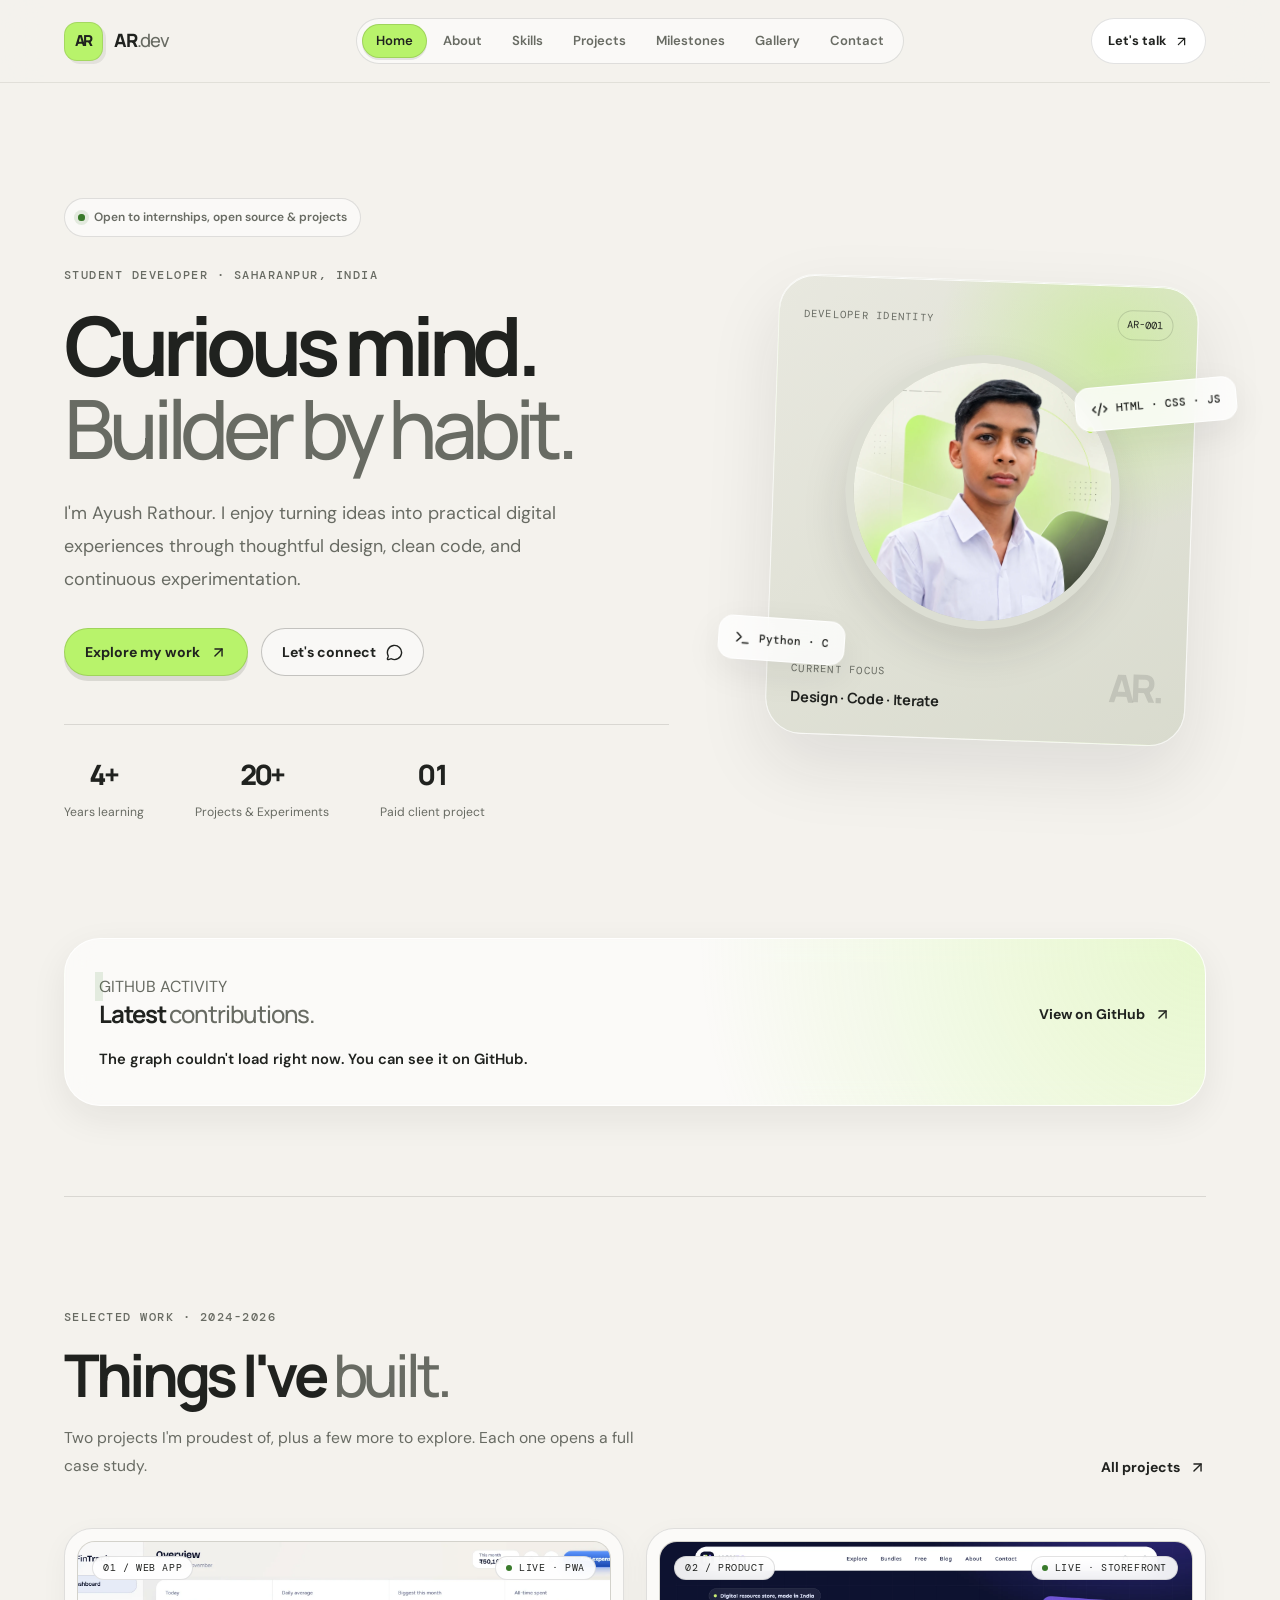
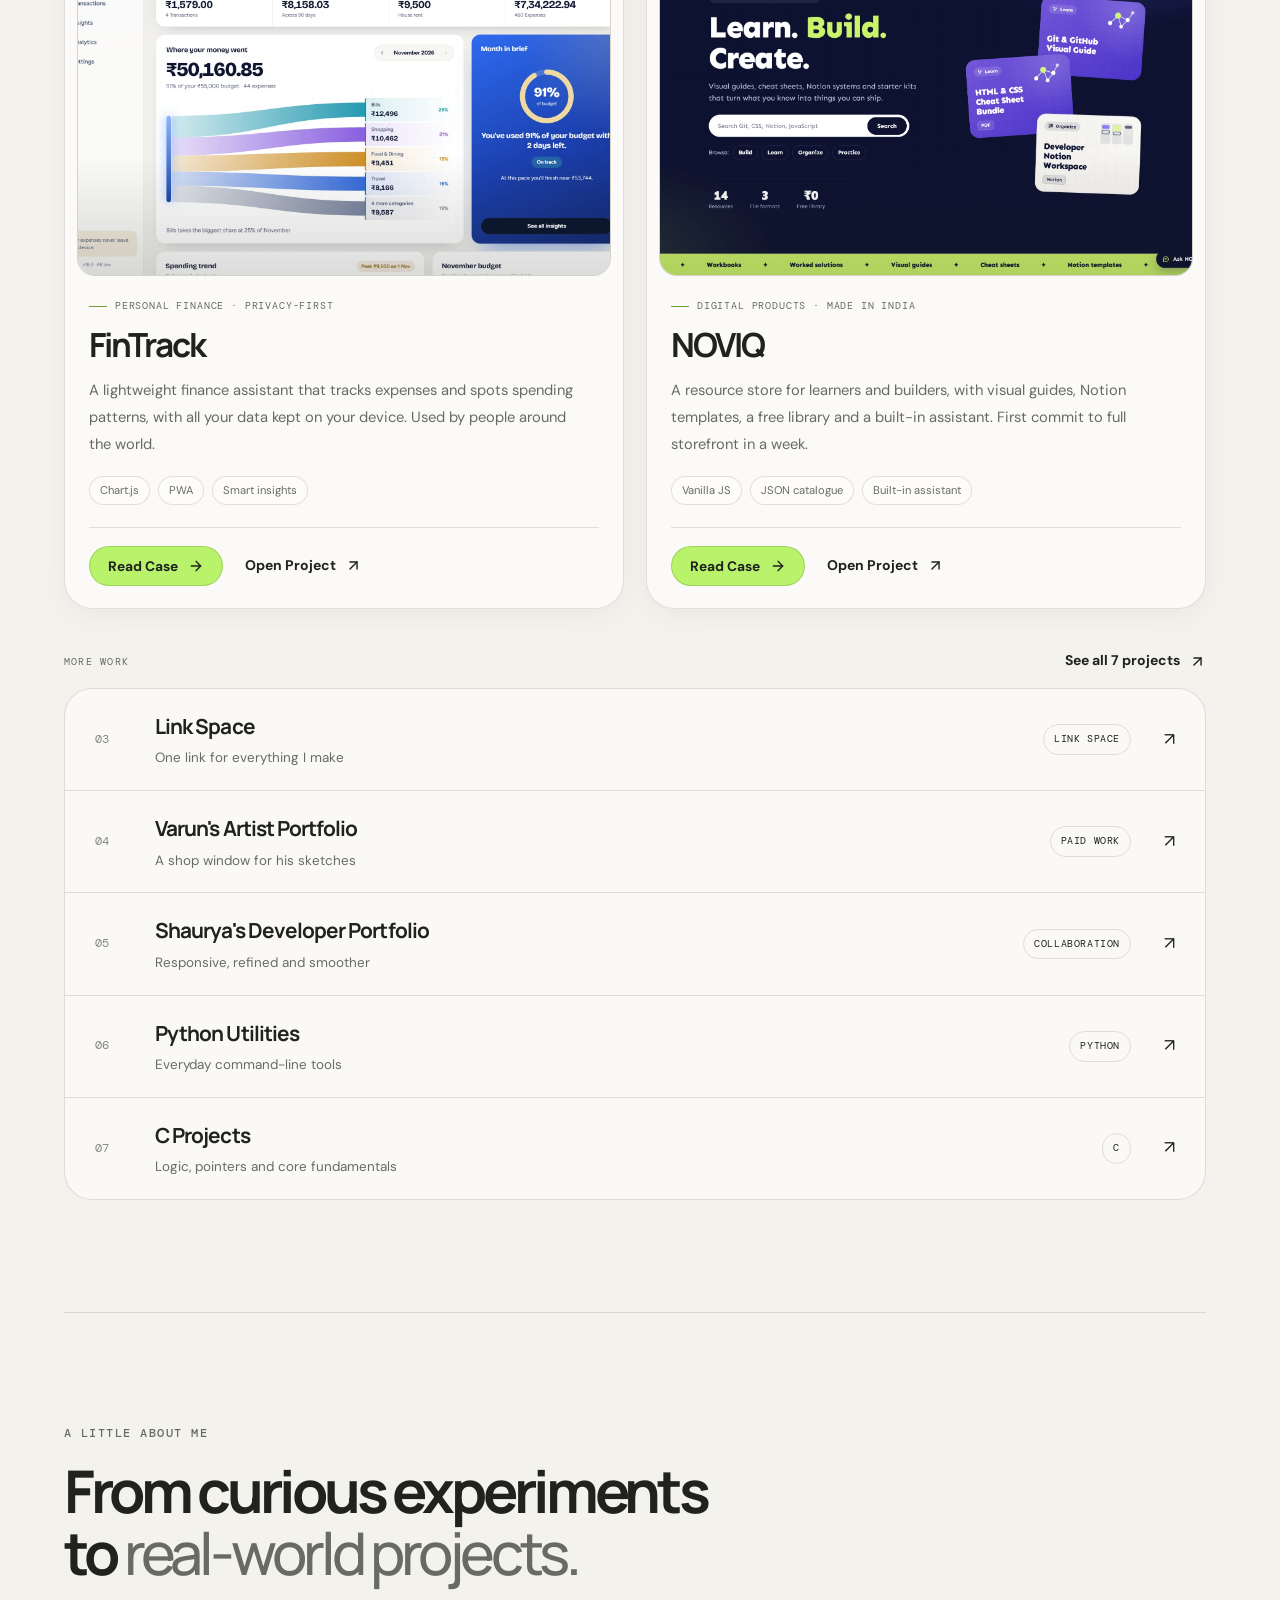
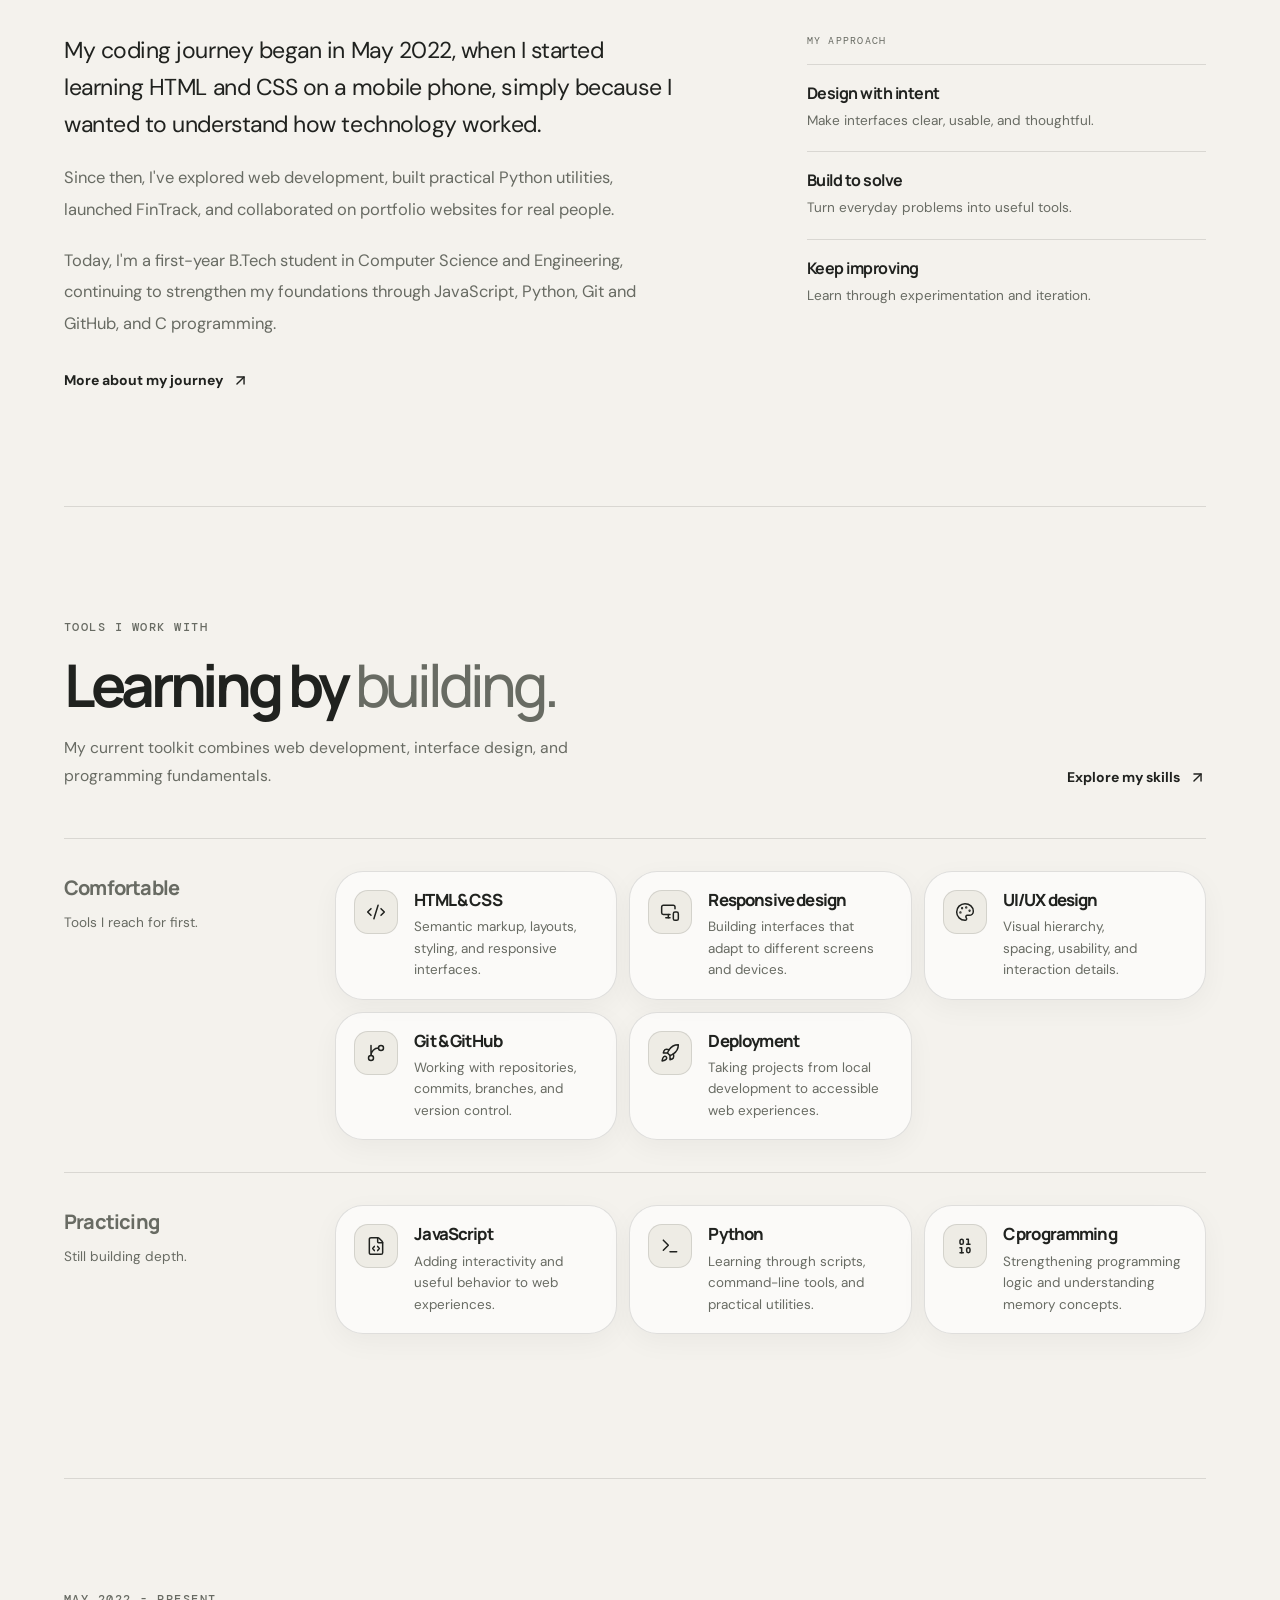
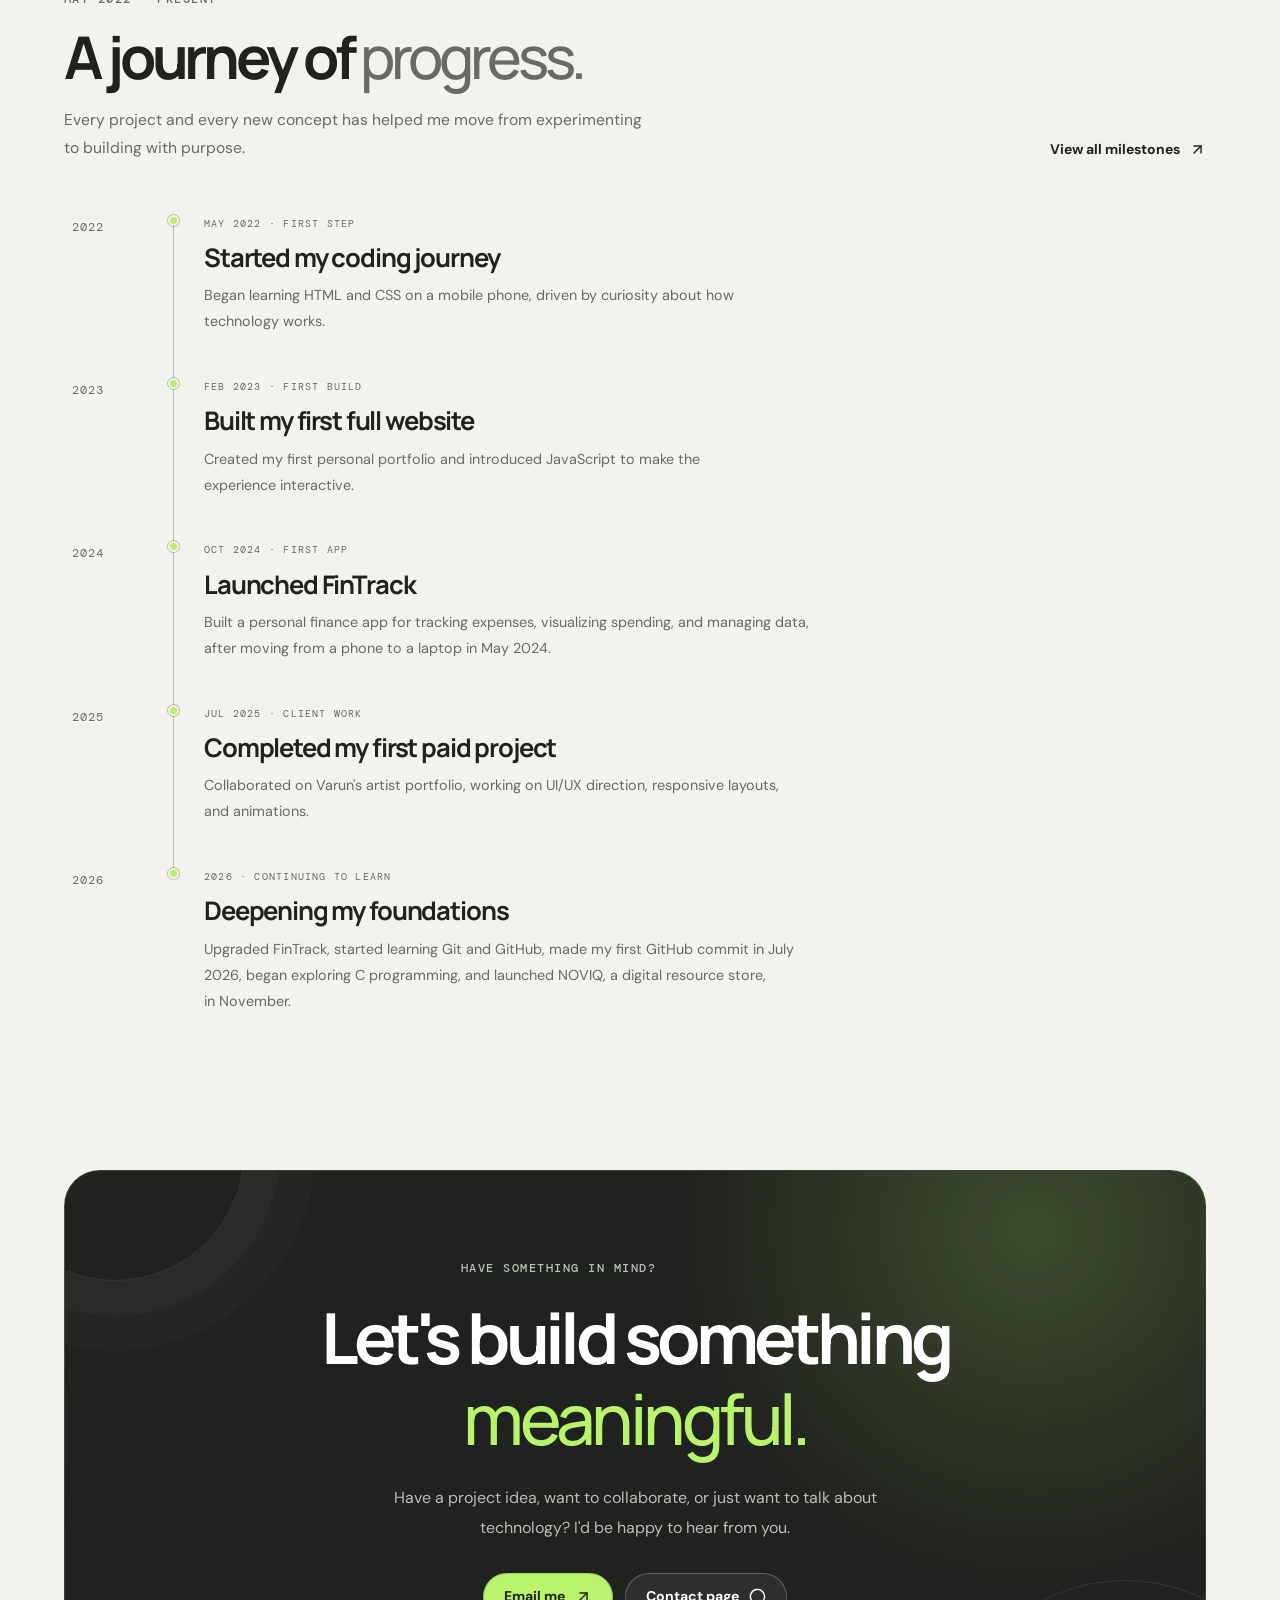
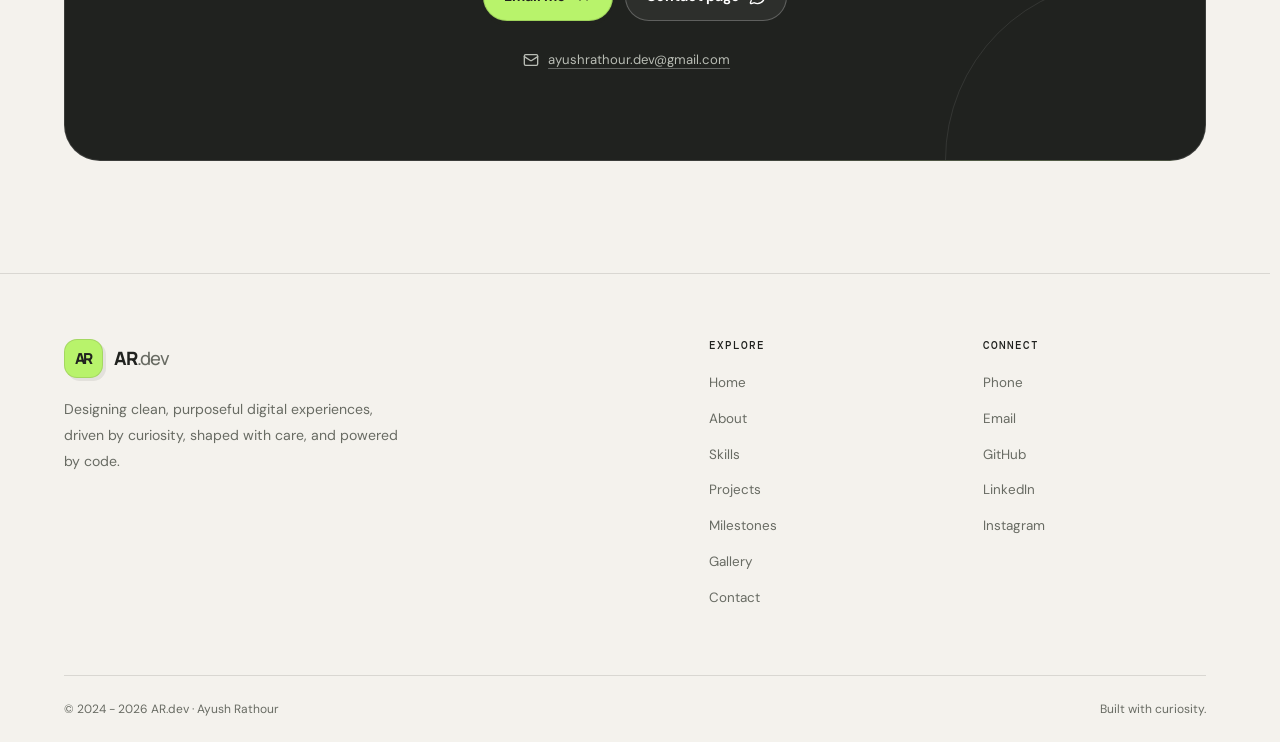
<file: index.html>
<!doctype html>
<html lang="en">
  <head>
    <script>
      /* Loader mode, decided before first paint (see js/loader.js):
         "loader-slim" skips the card after the first page of a visit,
         "pt-enter" opens the page under the transition curtain. */
      (function () {
        try {
          var d = document.documentElement,
            s = sessionStorage,
            t = +s.getItem("ardev:transition");
          if (t && Date.now() - t < 8000)
            d.classList.add("loader-slim", "pt-enter");
          else if (s.getItem("ardev:loader-seen"))
            d.classList.add("loader-slim");
          s.removeItem("ardev:transition");
        } catch (e) {}
      })();
    </script>
    <meta charset="UTF-8" />
    <meta name="viewport" content="width=device-width, initial-scale=1.0" />

    <title>Ayush Rathour | Student</title>
    <meta
      name="description"
      content="I'm Ayush Rathour, a student developer from Saharanpur, India, building practical digital experiences with HTML, CSS, JavaScript, and Python."
    />
    <meta name="author" content="Ayush Rathour" />
    <meta name="theme-color" content="#f4f2ed" />
    <link rel="canonical" href="https://ayushrathour.site/" />

    <!-- Open Graph -->
    <meta property="og:type" content="website" />
    <meta property="og:site_name" content="AR.dev" />
    <meta property="og:locale" content="en_IN" />
    <meta property="og:url" content="https://ayushrathour.site/" />
    <meta property="og:title" content="Ayush Rathour | Student" />
    <meta
      property="og:description"
      content="I'm Ayush Rathour, a student developer from Saharanpur, India, building practical digital experiences with HTML, CSS, JavaScript, and Python."
    />
    <meta
      property="og:image"
      content="https://ayushrathour.site/assets/profile_photo.png"
    />
    <meta property="og:image:width" content="1200" />
    <meta property="og:image:height" content="630" />
    <meta
      property="og:image:alt"
      content="AR.dev: Ayush Rathour, student developer and UI designer"
    />

    <!-- Twitter / X card -->
    <meta name="twitter:card" content="summary_large_image" />
    <meta name="twitter:title" content="Ayush Rathour | Student" />
    <meta
      name="twitter:description"
      content="I'm Ayush Rathour, a student developer from Saharanpur, India, building practical digital experiences with HTML, CSS, JavaScript, and Python."
    />
    <meta
      name="twitter:image"
      content="https://ayushrathour.site/assets/og-card.png"
    />
    <meta
      name="twitter:image:alt"
      content="AR.dev: Ayush Rathour, student developer and UI designer"
    />

    <!-- Google Search Console Tag -->
    <meta
      name="google-site-verification"
      content="I1HYV4nXfH6N4aePR6HkpyPHMN1ugxPWvTBHaxaZiyc"
    />

    <link rel="icon" href="assets/favicon.png" type="image/png" />
    <link
      rel="icon"
      href="assets/favicon-32.png"
      sizes="32x32"
      type="image/png"
    />
    <link rel="apple-touch-icon" href="assets/apple-touch-icon.png" />
    <link rel="manifest" href="manifest.webmanifest" />
    <link rel="preconnect" href="https://fonts.googleapis.com" />
    <link rel="preconnect" href="https://fonts.gstatic.com" crossorigin />
    <link
      href="https://fonts.googleapis.com/css2?family=DM+Mono:wght@400;500&family=DM+Sans:wght@400;500;600;700&family=Manrope:wght@400;500;600;700;800&display=swap"
      rel="stylesheet"
    />

    <link rel="stylesheet" href="css/styles.css" />
    <link rel="stylesheet" href="css/home.css" />

    <script src="js/loader.js" defer></script>
    <script src="js/main.js" defer></script>
    <script src="js/pages.js" defer></script>

    <!-- Structured data: who and what this site is -->
    <script type="application/ld+json">
      {
        "@context": "https://schema.org",
        "@graph": [
          {
            "@type": "WebSite",
            "@id": "https://ayushrathour.site/#website",
            "url": "https://ayushrathour.site/",
            "name": "AR.dev",
            "inLanguage": "en",
            "publisher": { "@id": "https://ayushrathour.site/#person" }
          },
          {
            "@type": "Person",
            "@id": "https://ayushrathour.site/#person",
            "name": "Ayush Rathour",
            "url": "https://ayushrathour.site/",
            "image": "https://ayushrathour.site/assets/profile_photo.webp",
            "jobTitle": "Student Developer & UI Designer",
            "description": "Student developer from Saharanpur, India, building practical digital experiences with HTML, CSS, JavaScript and Python.",
            "address": {
              "@type": "PostalAddress",
              "addressLocality": "Saharanpur",
              "addressRegion": "Uttar Pradesh",
              "addressCountry": "IN"
            },
            "knowsAbout": [
              "HTML",
              "CSS",
              "JavaScript",
              "Python",
              "C programming",
              "UI/UX design",
              "Git and GitHub"
            ],
            "sameAs": [
              "https://github.com/ayush-rathour",
              "https://www.linkedin.com/in/ayushrathourrr/",
              "https://www.instagram.com/ayushrathourrr"
            ]
          }
        ]
      }
    </script>
  </head>

  <body class="home-page">
    <!-- ==================== PAGE LOADER ====================
         Full card on the first page of a visit, a slim bar after that: see js/loader.js.
         Each row is a task that finishes when its assets have loaded. -->
    <div class="page-loader" id="page-loader" data-page="Home">
      <div class="page-loader-card">
        <div class="page-loader-mark" aria-hidden="true"><span>AR</span></div>
        <p class="page-loader-title">AR.dev</p>
        <p class="page-loader-lede">
          Warming up the intro, selected work, my journey so far and live GitHub
          activity.
        </p>

        <ul class="page-loader-list">
          <li data-task="fonts" data-state="active">
            <span class="pl-dot" aria-hidden="true"></span>
            <span class="pl-name">Type system</span>
            <span class="pl-state">Fetching</span>
          </li>
          <li data-task="images" data-state="active">
            <span class="pl-dot" aria-hidden="true"></span>
            <span class="pl-name">Profile portrait</span>
            <span class="pl-state">Fetching</span>
          </li>
          <li data-task="data" data-state="active">
            <span class="pl-dot" aria-hidden="true"></span>
            <span class="pl-name">Contribution graph</span>
            <span class="pl-state">Fetching</span>
          </li>
          <li data-task="page" data-state="active">
            <span class="pl-dot" aria-hidden="true"></span>
            <span class="pl-name">Intro, work &amp; timeline</span>
            <span class="pl-state">Fetching</span>
          </li>
        </ul>

        <div class="page-loader-foot">
          <div
            class="pl-track"
            role="progressbar"
            aria-label="Loading the Home page"
            aria-valuemin="0"
            aria-valuemax="100"
            aria-valuenow="0"
          >
            <span class="pl-bar"></span>
          </div>
          <span class="pl-percent" aria-hidden="true">0%</span>
        </div>
        <p
          class="page-loader-live"
          id="page-loader-live"
          aria-live="polite"
        ></p>
      </div>
    </div>
    <noscript
      ><style>
        .page-loader {
          display: none;
        }
      </style></noscript
    >

    <a class="skip-link" href="#main-content">Skip to content</a>

    <!-- ==================== HEADER ==================== -->

    <header class="site-header">
      <div class="header-inner">
        <a class="logo" href="./" aria-label="AR.dev home">
          <span class="logo-mark">AR</span>
          <span class="logo-text">AR<span>.dev</span></span>
        </a>

        <button
          class="menu-toggle"
          id="menu-toggle"
          type="button"
          aria-label="Open navigation"
          aria-controls="main-nav"
          aria-expanded="false"
        >
          <svg
            xmlns="http://www.w3.org/2000/svg"
            class="lucide lucide-menu"
            width="24"
            height="24"
            viewBox="0 0 24 24"
            fill="none"
            stroke="currentColor"
            stroke-width="2"
            stroke-linecap="round"
            stroke-linejoin="round"
            aria-hidden="true"
          >
            <path d="M4 5h16" />
            <path d="M4 12h16" />
            <path d="M4 19h16" />
          </svg>
        </button>

        <nav class="main-nav" id="main-nav" aria-label="Main navigation">
          <a href="./" class="nav-link"> Home </a>
          <a href="page/about.html" class="nav-link">About</a>
          <a href="page/skills.html" class="nav-link">Skills</a>
          <a href="page/projects.html" class="nav-link">Projects</a>
          <a href="page/milestones.html" class="nav-link">Milestones</a>
          <a href="page/gallery.html" class="nav-link">Gallery</a>
          <a href="page/contact.html" class="nav-link">Contact</a>
        </nav>

        <a class="header-cta" href="page/contact.html">
          Let's talk
          <svg
            xmlns="http://www.w3.org/2000/svg"
            class="lucide lucide-arrow-up-right"
            width="24"
            height="24"
            viewBox="0 0 24 24"
            fill="none"
            stroke="currentColor"
            stroke-width="2"
            stroke-linecap="round"
            stroke-linejoin="round"
            aria-hidden="true"
          >
            <path d="M7 7h10v10" />
            <path d="M7 17 17 7" />
          </svg>
        </a>
      </div>
    </header>

    <main id="main-content">
      <!-- ==================== HERO ==================== -->

      <section class="hero section" id="home">
        <div class="hero-content">
          <div class="availability">
            <span class="availability-dot" aria-hidden="true"></span>
            Open to internships, open source &amp; projects
          </div>

          <p class="eyebrow">STUDENT DEVELOPER · SAHARANPUR, INDIA</p>

          <h1>
            Curious mind.
            <span class="hero-highlight">Builder by habit.</span>
          </h1>

          <p class="hero-description">
            I'm Ayush Rathour. I enjoy turning ideas into practical digital
            experiences through thoughtful design, clean code, and continuous
            experimentation.
          </p>

          <div class="hero-actions">
            <a class="button button-primary" href="page/projects.html">
              Explore my work
              <svg
                xmlns="http://www.w3.org/2000/svg"
                class="lucide lucide-arrow-up-right"
                width="24"
                height="24"
                viewBox="0 0 24 24"
                fill="none"
                stroke="currentColor"
                stroke-width="2"
                stroke-linecap="round"
                stroke-linejoin="round"
                aria-hidden="true"
              >
                <path d="M7 7h10v10" />
                <path d="M7 17 17 7" />
              </svg>
            </a>

            <a class="button button-secondary" href="page/contact.html">
              Let's connect
              <svg
                xmlns="http://www.w3.org/2000/svg"
                class="lucide lucide-message-circle"
                width="24"
                height="24"
                viewBox="0 0 24 24"
                fill="none"
                stroke="currentColor"
                stroke-width="2"
                stroke-linecap="round"
                stroke-linejoin="round"
                aria-hidden="true"
              >
                <path
                  d="M2.992 16.342a2 2 0 0 1 .094 1.167l-1.065 3.29a1 1 0 0 0 1.236 1.168l3.413-.998a2 2 0 0 1 1.099.092 10 10 0 1 0-4.777-4.719"
                />
              </svg>
            </a>
          </div>

          <div class="hero-stats" aria-label="Portfolio highlights">
            <div class="hero-stat">
              <strong>4+</strong>
              <span>Years learning</span>
            </div>

            <div class="hero-stat">
              <strong>20+</strong>
              <span>Projects &amp; Experiments</span>
            </div>

            <div class="hero-stat">
              <strong>01</strong>
              <span>Paid client project</span>
            </div>
          </div>
        </div>

        <div class="hero-visual">
          <div class="hero-artwork">
            <div class="hero-art-top">
              <span class="mono-label">DEVELOPER IDENTITY</span>
              <span class="status-indicator">AR-001</span>
            </div>

            <div class="hero-profile">
              <img
                src="assets/profile_photo.webp"
                alt="Ayush Rathour"
                width="320"
                height="320"
                fetchpriority="high"
              />
            </div>

            <div class="hero-art-bottom">
              <div>
                <span class="mono-label">CURRENT FOCUS</span>
                <strong>Design · Code · Iterate</strong>
              </div>
              <span class="hero-monogram" aria-hidden="true">AR.</span>
            </div>
          </div>

          <div class="floating-tag floating-tag-one">
            <svg
              xmlns="http://www.w3.org/2000/svg"
              class="lucide lucide-code-2"
              width="24"
              height="24"
              viewBox="0 0 24 24"
              fill="none"
              stroke="currentColor"
              stroke-width="2"
              stroke-linecap="round"
              stroke-linejoin="round"
              aria-hidden="true"
            >
              <path d="m18 16 4-4-4-4" />
              <path d="m6 8-4 4 4 4" />
              <path d="m14.5 4-5 16" />
            </svg>
            HTML · CSS · JS
          </div>

          <div class="floating-tag floating-tag-two">
            <svg
              xmlns="http://www.w3.org/2000/svg"
              class="lucide lucide-terminal"
              width="24"
              height="24"
              viewBox="0 0 24 24"
              fill="none"
              stroke="currentColor"
              stroke-width="2"
              stroke-linecap="round"
              stroke-linejoin="round"
              aria-hidden="true"
            >
              <path d="M12 19h8" />
              <path d="m4 17 6-6-6-6" />
            </svg>
            Python · C
          </div>
        </div>
      </section>

      <!-- ==================== GITHUB CONTRIBUTIONS ====================
           Filled by js/pages.js from the public contribution calendar of
           data-github-user. Only the latest weeks that fit the width are shown. -->

      <section
        class="contrib section is-loading"
        id="contrib"
        aria-labelledby="contrib-title"
        data-github-user="ayush-rathour"
      >
        <div class="contrib-card">
          <div class="contrib-head">
            <div>
              <p class="now-label">
                <span class="now-dot" aria-hidden="true"></span>
                GITHUB ACTIVITY
              </p>
              <h2 id="contrib-title">Latest <span>contributions.</span></h2>
            </div>

            <a
              class="text-link"
              href="https://github.com/ayush-rathour"
              target="_blank"
              rel="noopener noreferrer"
            >
              View on GitHub
              <svg
                xmlns="http://www.w3.org/2000/svg"
                class="lucide lucide-arrow-up-right"
                width="24"
                height="24"
                viewBox="0 0 24 24"
                fill="none"
                stroke="currentColor"
                stroke-width="2"
                stroke-linecap="round"
                stroke-linejoin="round"
                aria-hidden="true"
              >
                <path d="M7 7h10v10" />
                <path d="M7 17 17 7" />
              </svg>
            </a>
          </div>

          <p class="contrib-summary" id="contrib-summary" aria-live="polite">
            Loading contributions…
          </p>

          <div class="contrib-scroll">
            <div class="contrib-graph" id="contrib-graph"></div>
          </div>

          <div class="contrib-foot">
            <p class="contrib-readout" id="contrib-readout">
              Hover or tap a square for details.
            </p>

            <div class="contrib-legend" aria-hidden="true">
              <span>Less</span>
              <span class="contrib-cell" data-level="0"></span>
              <span class="contrib-cell" data-level="1"></span>
              <span class="contrib-cell" data-level="2"></span>
              <span class="contrib-cell" data-level="3"></span>
              <span class="contrib-cell" data-level="4"></span>
              <span>More</span>
            </div>
          </div>
        </div>
      </section>

      <!-- ==================== FEATURED PROJECTS ==================== -->

      <section class="projects-section home-work section" id="projects">
        <div class="section-heading section-heading-row">
          <div>
            <p class="eyebrow">SELECTED WORK · 2024-2026</p>
            <h2>Things I've <span>built.</span></h2>
            <p class="section-description">
              Two projects I'm proudest of, plus a few more to explore. Each one
              opens a full case study.
            </p>
          </div>

          <a class="text-link" href="page/projects.html">
            All projects
            <svg
              xmlns="http://www.w3.org/2000/svg"
              class="lucide lucide-arrow-up-right"
              width="24"
              height="24"
              viewBox="0 0 24 24"
              fill="none"
              stroke="currentColor"
              stroke-width="2"
              stroke-linecap="round"
              stroke-linejoin="round"
              aria-hidden="true"
            >
              <path d="M7 7h10v10" />
              <path d="M7 17 17 7" />
            </svg>
          </a>
        </div>

        <!-- Spotlight: the two lead projects -->
        <div class="work-spotlight">
          <!-- 01: FinTrack -->
          <article class="work-card">
            <a
              class="work-media"
              href="https://fintrack.ayushrathour.site/"
              target="_blank"
              rel="noopener noreferrer"
              data-cta="Open live app &#8599;"
              aria-label="Open FinTrack live web app"
            >
              <img
                src="assets/Project_Images/fintrack_img.webp"
                alt="FinTrack dashboard preview"
                loading="lazy"
                width="1200"
                height="800"
              />
              <span class="work-chip work-chip-index">01 / WEB APP</span>
              <span class="work-chip work-chip-live">LIVE · PWA</span>
            </a>

            <div class="work-body">
              <p class="work-category">Personal finance · Privacy-first</p>
              <h3>FinTrack</h3>
              <p class="work-text">
                A lightweight finance assistant that tracks expenses and spots
                spending patterns, with all your data kept on your device. Used
                by people around the world.
              </p>
              <ul class="work-tags" aria-label="Technologies and features">
                <li>Chart.js</li>
                <li>PWA</li>
                <li>Smart insights</li>
              </ul>
              <div class="work-actions">
                <a class="work-case" href="page/projects.html#case-fintrack">
                  Read Case
                  <svg
                    xmlns="http://www.w3.org/2000/svg"
                    class="lucide lucide-arrow-right"
                    width="24"
                    height="24"
                    viewBox="0 0 24 24"
                    fill="none"
                    stroke="currentColor"
                    stroke-width="2"
                    stroke-linecap="round"
                    stroke-linejoin="round"
                    aria-hidden="true"
                  >
                    <path d="M5 12h14" />
                    <path d="m12 5 7 7-7 7" />
                  </svg>
                </a>
                <a
                  class="text-link"
                  href="https://fintrack.ayushrathour.site/"
                  target="_blank"
                  rel="noopener noreferrer"
                >
                  Open Project
                  <svg
                    xmlns="http://www.w3.org/2000/svg"
                    class="lucide lucide-arrow-up-right"
                    width="24"
                    height="24"
                    viewBox="0 0 24 24"
                    fill="none"
                    stroke="currentColor"
                    stroke-width="2"
                    stroke-linecap="round"
                    stroke-linejoin="round"
                    aria-hidden="true"
                  >
                    <path d="M7 7h10v10" />
                    <path d="M7 17 17 7" />
                  </svg>
                </a>
              </div>
            </div>
          </article>

          <!-- 02: NOVIQ -->
          <article class="work-card">
            <a
              class="work-media"
              href="https://noviq.ayushrathour.site/"
              target="_blank"
              rel="noopener noreferrer"
              data-cta="Open live site &#8599;"
              aria-label="Open the NOVIQ website"
            >
              <img
                src="assets/Project_Images/noviq_img.webp"
                alt="NOVIQ home page: Learn. Build. Create. with floating resource cards"
                loading="lazy"
                width="1200"
                height="800"
              />
              <span class="work-chip work-chip-index">02 / PRODUCT</span>
              <span class="work-chip work-chip-live">LIVE · STOREFRONT</span>
            </a>

            <div class="work-body">
              <p class="work-category">Digital products · Made in India</p>
              <h3>NOVIQ</h3>
              <p class="work-text">
                A resource store for learners and builders, with visual guides,
                Notion templates, a free library and a built-in assistant. First
                commit to full storefront in a week.
              </p>
              <ul class="work-tags" aria-label="Technologies and features">
                <li>Vanilla JS</li>
                <li>JSON catalogue</li>
                <li>Built-in assistant</li>
              </ul>
              <div class="work-actions">
                <a class="work-case" href="page/projects.html#case-noviq">
                  Read Case
                  <svg
                    xmlns="http://www.w3.org/2000/svg"
                    class="lucide lucide-arrow-right"
                    width="24"
                    height="24"
                    viewBox="0 0 24 24"
                    fill="none"
                    stroke="currentColor"
                    stroke-width="2"
                    stroke-linecap="round"
                    stroke-linejoin="round"
                    aria-hidden="true"
                  >
                    <path d="M5 12h14" />
                    <path d="m12 5 7 7-7 7" />
                  </svg>
                </a>
                <a
                  class="text-link"
                  href="https://noviq.ayushrathour.site/"
                  target="_blank"
                  rel="noopener noreferrer"
                >
                  Open Project
                  <svg
                    xmlns="http://www.w3.org/2000/svg"
                    class="lucide lucide-arrow-up-right"
                    width="24"
                    height="24"
                    viewBox="0 0 24 24"
                    fill="none"
                    stroke="currentColor"
                    stroke-width="2"
                    stroke-linecap="round"
                    stroke-linejoin="round"
                    aria-hidden="true"
                  >
                    <path d="M7 7h10v10" />
                    <path d="M7 17 17 7" />
                  </svg>
                </a>
              </div>
            </div>
          </article>
        </div>

        <!-- More work: a compact index that links into the case studies -->
        <div class="work-more">
          <div class="work-more-head">
            <span class="mono-label">MORE WORK</span>
            <a class="text-link" href="page/projects.html">
              See all 7 projects
              <svg
                xmlns="http://www.w3.org/2000/svg"
                class="lucide lucide-arrow-up-right"
                width="24"
                height="24"
                viewBox="0 0 24 24"
                fill="none"
                stroke="currentColor"
                stroke-width="2"
                stroke-linecap="round"
                stroke-linejoin="round"
                aria-hidden="true"
              >
                <path d="M7 7h10v10" />
                <path d="M7 17 17 7" />
              </svg>
            </a>
          </div>

          <ul class="work-list">
            <li>
              <a href="page/projects.html#case-link-space">
                <span class="work-list-n">03</span>
                <span class="work-list-title">
                  <strong>Link Space</strong>
                  <span>One link for everything I make</span>
                </span>
                <span class="work-list-type">Link Space</span>
                <span class="work-list-arrow" aria-hidden="true">&#8599;</span>
              </a>
            </li>
            <li>
              <a href="page/projects.html#case-varun-portfolio">
                <span class="work-list-n">04</span>
                <span class="work-list-title">
                  <strong>Varun's Artist Portfolio</strong>
                  <span>A shop window for his sketches</span>
                </span>
                <span class="work-list-type">Paid work</span>
                <span class="work-list-arrow" aria-hidden="true">&#8599;</span>
              </a>
            </li>
            <li>
              <a href="page/projects.html#case-shaurya-portfolio">
                <span class="work-list-n">05</span>
                <span class="work-list-title">
                  <strong>Shaurya's Developer Portfolio</strong>
                  <span>Responsive, refined and smoother</span>
                </span>
                <span class="work-list-type">Collaboration</span>
                <span class="work-list-arrow" aria-hidden="true">&#8599;</span>
              </a>
            </li>
            <li>
              <a href="page/projects.html#case-python-utilities">
                <span class="work-list-n">06</span>
                <span class="work-list-title">
                  <strong>Python Utilities</strong>
                  <span>Everyday command-line tools</span>
                </span>
                <span class="work-list-type">Python</span>
                <span class="work-list-arrow" aria-hidden="true">&#8599;</span>
              </a>
            </li>
            <li>
              <a href="page/projects.html#case-c-projects">
                <span class="work-list-n">07</span>
                <span class="work-list-title">
                  <strong>C Projects</strong>
                  <span>Logic, pointers and core fundamentals</span>
                </span>
                <span class="work-list-type">C</span>
                <span class="work-list-arrow" aria-hidden="true">&#8599;</span>
              </a>
            </li>
          </ul>
        </div>
      </section>

      <!-- ==================== INTRODUCTION ==================== -->

      <section class="intro section" id="about-preview">
        <div class="section-heading">
          <p class="eyebrow">A LITTLE ABOUT ME</p>
          <h2>From curious experiments to <span>real-world projects.</span></h2>
        </div>

        <div class="intro-grid">
          <div class="intro-copy">
            <p>
              My coding journey began in May 2022, when I started learning HTML
              and CSS on a mobile phone, simply because I wanted to understand
              how technology worked.
            </p>

            <p>
              Since then, I've explored web development, built practical Python
              utilities, launched FinTrack, and collaborated on portfolio
              websites for real people.
            </p>

            <p>
              Today, I'm a first-year B.Tech student in Computer Science and
              Engineering, continuing to strengthen my foundations through
              JavaScript, Python, Git and GitHub, and C programming.
            </p>

            <a class="text-link" href="page/about.html">
              More about my journey
              <svg
                xmlns="http://www.w3.org/2000/svg"
                class="lucide lucide-arrow-up-right"
                width="24"
                height="24"
                viewBox="0 0 24 24"
                fill="none"
                stroke="currentColor"
                stroke-width="2"
                stroke-linecap="round"
                stroke-linejoin="round"
                aria-hidden="true"
              >
                <path d="M7 7h10v10" />
                <path d="M7 17 17 7" />
              </svg>
            </a>
          </div>

          <div class="intro-note">
            <span class="mono-label">MY APPROACH</span>

            <div class="approach-item">
              <div>
                <h3>Design with intent</h3>
                <p>Make interfaces clear, usable, and thoughtful.</p>
              </div>
            </div>

            <div class="approach-item">
              <div>
                <h3>Build to solve</h3>
                <p>Turn everyday problems into useful tools.</p>
              </div>
            </div>

            <div class="approach-item">
              <div>
                <h3>Keep improving</h3>
                <p>Learn through experimentation and iteration.</p>
              </div>
            </div>
          </div>
        </div>
      </section>

      <!-- ==================== SKILLS OVERVIEW ==================== -->

      <section class="skills-section section" id="skills">
        <div class="section-heading section-heading-row">
          <div>
            <p class="eyebrow">TOOLS I WORK WITH</p>
            <h2>Learning by <span>building.</span></h2>
            <p class="section-description">
              My current toolkit combines web development, interface design, and
              programming fundamentals.
            </p>
          </div>
          <a class="text-link" href="page/skills.html">
            Explore my skills
            <svg
              xmlns="http://www.w3.org/2000/svg"
              class="lucide lucide-arrow-up-right"
              width="24"
              height="24"
              viewBox="0 0 24 24"
              fill="none"
              stroke="currentColor"
              stroke-width="2"
              stroke-linecap="round"
              stroke-linejoin="round"
              aria-hidden="true"
            >
              <path d="M7 7h10v10" />
              <path d="M7 17 17 7" />
            </svg>
          </a>
        </div>
        <div class="skill-groups">
          <div class="skill-group">
            <div>
              <p class="skill-group-title">Comfortable</p>
              <p class="skill-group-note">Tools I reach for first.</p>
            </div>
            <div class="skill-grid">
              <article class="skill-card">
                <div class="skill-icon">
                  <svg
                    xmlns="http://www.w3.org/2000/svg"
                    class="lucide lucide-code-2"
                    width="24"
                    height="24"
                    viewBox="0 0 24 24"
                    fill="none"
                    stroke="currentColor"
                    stroke-width="2"
                    stroke-linecap="round"
                    stroke-linejoin="round"
                    aria-hidden="true"
                  >
                    <path d="m18 16 4-4-4-4" />
                    <path d="m6 8-4 4 4 4" />
                    <path d="m14.5 4-5 16" />
                  </svg>
                </div>
                <h3>HTML &amp; CSS</h3>
                <p>
                  Semantic markup, layouts, styling, and responsive interfaces.
                </p>
              </article>
              <article class="skill-card">
                <div class="skill-icon">
                  <svg
                    xmlns="http://www.w3.org/2000/svg"
                    class="lucide lucide-monitor-smartphone"
                    width="24"
                    height="24"
                    viewBox="0 0 24 24"
                    fill="none"
                    stroke="currentColor"
                    stroke-width="2"
                    stroke-linecap="round"
                    stroke-linejoin="round"
                    aria-hidden="true"
                  >
                    <path
                      d="M18 8V6a2 2 0 0 0-2-2H4a2 2 0 0 0-2 2v7a2 2 0 0 0 2 2h8"
                    />
                    <path d="M10 19v-3.96 3.15" />
                    <path d="M7 19h5" />
                    <rect width="6" height="10" x="16" y="12" rx="2" />
                  </svg>
                </div>
                <h3>Responsive design</h3>
                <p>
                  Building interfaces that adapt to different screens and
                  devices.
                </p>
              </article>
              <article class="skill-card">
                <div class="skill-icon">
                  <svg
                    xmlns="http://www.w3.org/2000/svg"
                    class="lucide lucide-palette"
                    width="24"
                    height="24"
                    viewBox="0 0 24 24"
                    fill="none"
                    stroke="currentColor"
                    stroke-width="2"
                    stroke-linecap="round"
                    stroke-linejoin="round"
                    aria-hidden="true"
                  >
                    <path
                      d="M12 22a1 1 0 0 1 0-20 10 9 0 0 1 10 9 5 5 0 0 1-5 5h-2.25a1.75 1.75 0 0 0-1.4 2.8l.3.4a1.75 1.75 0 0 1-1.4 2.8z"
                    />
                    <circle cx="13.5" cy="6.5" r=".5" fill="currentColor" />
                    <circle cx="17.5" cy="10.5" r=".5" fill="currentColor" />
                    <circle cx="6.5" cy="12.5" r=".5" fill="currentColor" />
                    <circle cx="8.5" cy="7.5" r=".5" fill="currentColor" />
                  </svg>
                </div>
                <h3>UI/UX design</h3>
                <p>
                  Visual hierarchy, spacing, usability, and interaction details.
                </p>
              </article>
              <article class="skill-card">
                <div class="skill-icon">
                  <svg
                    xmlns="http://www.w3.org/2000/svg"
                    class="lucide lucide-git-branch"
                    width="24"
                    height="24"
                    viewBox="0 0 24 24"
                    fill="none"
                    stroke="currentColor"
                    stroke-width="2"
                    stroke-linecap="round"
                    stroke-linejoin="round"
                    aria-hidden="true"
                  >
                    <path d="M15 6a9 9 0 0 0-9 9V3" />
                    <circle cx="18" cy="6" r="3" />
                    <circle cx="6" cy="18" r="3" />
                  </svg>
                </div>
                <h3>Git &amp; GitHub</h3>
                <p>
                  Working with repositories, commits, branches, and version
                  control.
                </p>
              </article>
              <article class="skill-card">
                <div class="skill-icon">
                  <svg
                    xmlns="http://www.w3.org/2000/svg"
                    class="lucide lucide-rocket"
                    width="24"
                    height="24"
                    viewBox="0 0 24 24"
                    fill="none"
                    stroke="currentColor"
                    stroke-width="2"
                    stroke-linecap="round"
                    stroke-linejoin="round"
                    aria-hidden="true"
                  >
                    <path d="M12 15v5s3.03-.55 4-2c1.08-1.62 0-5 0-5" />
                    <path
                      d="M4.5 16.5c-1.5 1.26-2 5-2 5s3.74-.5 5-2c.71-.84.7-2.13-.09-2.91a2.18 2.18 0 0 0-2.91-.09"
                    />
                    <path
                      d="M9 12a22 22 0 0 1 2-3.95A12.88 12.88 0 0 1 22 2c0 2.72-.78 7.5-6 11a22.4 22.4 0 0 1-4 2z"
                    />
                    <path d="M9 12H4s.55-3.03 2-4c1.62-1.08 5 .05 5 .05" />
                  </svg>
                </div>
                <h3>Deployment</h3>
                <p>
                  Taking projects from local development to accessible web
                  experiences.
                </p>
              </article>
            </div>
          </div>
          <div class="skill-group">
            <div>
              <p class="skill-group-title">Practicing</p>
              <p class="skill-group-note">Still building depth.</p>
            </div>
            <div class="skill-grid">
              <article class="skill-card">
                <div class="skill-icon">
                  <svg
                    xmlns="http://www.w3.org/2000/svg"
                    class="lucide lucide-file-code"
                    width="24"
                    height="24"
                    viewBox="0 0 24 24"
                    fill="none"
                    stroke="currentColor"
                    stroke-width="2"
                    stroke-linecap="round"
                    stroke-linejoin="round"
                    aria-hidden="true"
                  >
                    <path
                      d="M6 22a2 2 0 0 1-2-2V4a2 2 0 0 1 2-2h8a2.4 2.4 0 0 1 1.704.706l3.588 3.588A2.4 2.4 0 0 1 20 8v12a2 2 0 0 1-2 2z"
                    />
                    <path d="M14 2v5a1 1 0 0 0 1 1h5" />
                    <path d="M10 12.5 8 15l2 2.5" />
                    <path d="m14 12.5 2 2.5-2 2.5" />
                  </svg>
                </div>
                <h3>JavaScript</h3>
                <p>
                  Adding interactivity and useful behavior to web experiences.
                </p>
              </article>
              <article class="skill-card">
                <div class="skill-icon">
                  <svg
                    xmlns="http://www.w3.org/2000/svg"
                    class="lucide lucide-terminal"
                    width="24"
                    height="24"
                    viewBox="0 0 24 24"
                    fill="none"
                    stroke="currentColor"
                    stroke-width="2"
                    stroke-linecap="round"
                    stroke-linejoin="round"
                    aria-hidden="true"
                  >
                    <path d="M12 19h8" />
                    <path d="m4 17 6-6-6-6" />
                  </svg>
                </div>
                <h3>Python</h3>
                <p>
                  Learning through scripts, command-line tools, and practical
                  utilities.
                </p>
              </article>
              <article class="skill-card">
                <div class="skill-icon">
                  <svg
                    xmlns="http://www.w3.org/2000/svg"
                    class="lucide lucide-binary"
                    width="24"
                    height="24"
                    viewBox="0 0 24 24"
                    fill="none"
                    stroke="currentColor"
                    stroke-width="2"
                    stroke-linecap="round"
                    stroke-linejoin="round"
                    aria-hidden="true"
                  >
                    <rect x="14" y="14" width="4" height="6" rx="2" />
                    <rect x="6" y="4" width="4" height="6" rx="2" />
                    <path d="M6 20h4" />
                    <path d="M14 10h4" />
                    <path d="M6 14h2v6" />
                    <path d="M14 4h2v6" />
                  </svg>
                </div>
                <h3>C programming</h3>
                <p>
                  Strengthening programming logic and understanding memory
                  concepts.
                </p>
              </article>
            </div>
          </div>
        </div>
      </section>

      <!-- ==================== MILESTONES PREVIEW ==================== -->

      <section class="journey-section section" id="journey">
        <div class="section-heading section-heading-row">
          <div>
            <p class="eyebrow">MAY 2022 - PRESENT</p>
            <h2>A journey of <span>progress.</span></h2>
            <p class="section-description">
              Every project and every new concept has helped me move from
              experimenting to building with purpose.
            </p>
          </div>

          <a class="text-link" href="page/milestones.html">
            View all milestones
            <svg
              xmlns="http://www.w3.org/2000/svg"
              class="lucide lucide-arrow-up-right"
              width="24"
              height="24"
              viewBox="0 0 24 24"
              fill="none"
              stroke="currentColor"
              stroke-width="2"
              stroke-linecap="round"
              stroke-linejoin="round"
              aria-hidden="true"
            >
              <path d="M7 7h10v10" />
              <path d="M7 17 17 7" />
            </svg>
          </a>
        </div>

        <div class="journey-list">
          <article class="journey-item">
            <span class="journey-year">2022</span>
            <div class="journey-marker" aria-hidden="true"></div>
            <div class="journey-content">
              <p class="mono-label">MAY 2022 · FIRST STEP</p>
              <h3>Started my coding journey</h3>
              <p>
                Began learning HTML and CSS on a mobile phone, driven by
                curiosity about how technology works.
              </p>
            </div>
          </article>

          <article class="journey-item">
            <span class="journey-year">2023</span>
            <div class="journey-marker" aria-hidden="true"></div>
            <div class="journey-content">
              <p class="mono-label">FEB 2023 · FIRST BUILD</p>
              <h3>Built my first full website</h3>
              <p>
                Created my first personal portfolio and introduced JavaScript to
                make the experience interactive.
              </p>
            </div>
          </article>

          <article class="journey-item">
            <span class="journey-year">2024</span>
            <div class="journey-marker" aria-hidden="true"></div>
            <div class="journey-content">
              <p class="mono-label">OCT 2024 · FIRST APP</p>
              <h3>Launched FinTrack</h3>
              <p>
                Built a personal finance app for tracking expenses, visualizing
                spending, and managing data, after moving from a phone to a
                laptop in May 2024.
              </p>
            </div>
          </article>

          <article class="journey-item">
            <span class="journey-year">2025</span>
            <div class="journey-marker" aria-hidden="true"></div>
            <div class="journey-content">
              <p class="mono-label">JUL 2025 · CLIENT WORK</p>
              <h3>Completed my first paid project</h3>
              <p>
                Collaborated on Varun's artist portfolio, working on UI/UX
                direction, responsive layouts, and animations.
              </p>
            </div>
          </article>

          <article class="journey-item">
            <span class="journey-year">2026</span>
            <div class="journey-marker" aria-hidden="true"></div>
            <div class="journey-content">
              <p class="mono-label">2026 · CONTINUING TO LEARN</p>
              <h3>Deepening my foundations</h3>
              <p>
                Upgraded FinTrack, started learning Git and GitHub, made my
                first GitHub commit in July 2026, began exploring C programming,
                and launched NOVIQ, a digital resource store, in November.
              </p>
            </div>
          </article>
        </div>
      </section>

      <!-- ==================== CONTACT CTA ==================== -->

      <section class="contact-cta section" id="contact">
        <div class="contact-cta-content">
          <p class="eyebrow">HAVE SOMETHING IN MIND?</p>

          <h2>
            Let's build something
            <span>meaningful.</span>
          </h2>

          <p>
            Have a project idea, want to collaborate, or just want to talk about
            technology? I'd be happy to hear from you.
          </p>

          <div class="contact-cta-actions">
            <a
              class="button button-primary"
              href="mailto:ayushrathour.dev@gmail.com"
            >
              Email me
              <svg
                xmlns="http://www.w3.org/2000/svg"
                class="lucide lucide-arrow-up-right"
                width="24"
                height="24"
                viewBox="0 0 24 24"
                fill="none"
                stroke="currentColor"
                stroke-width="2"
                stroke-linecap="round"
                stroke-linejoin="round"
                aria-hidden="true"
              >
                <path d="M7 7h10v10" />
                <path d="M7 17 17 7" />
              </svg>
            </a>

            <a class="button button-secondary" href="page/contact.html">
              Contact page
              <svg
                xmlns="http://www.w3.org/2000/svg"
                class="lucide lucide-message-circle"
                width="24"
                height="24"
                viewBox="0 0 24 24"
                fill="none"
                stroke="currentColor"
                stroke-width="2"
                stroke-linecap="round"
                stroke-linejoin="round"
                aria-hidden="true"
              >
                <path
                  d="M2.992 16.342a2 2 0 0 1 .094 1.167l-1.065 3.29a1 1 0 0 0 1.236 1.168l3.413-.998a2 2 0 0 1 1.099.092 10 10 0 1 0-4.777-4.719"
                />
              </svg>
            </a>
          </div>

          <p class="contact-email">
            <svg
              xmlns="http://www.w3.org/2000/svg"
              class="lucide lucide-mail"
              width="24"
              height="24"
              viewBox="0 0 24 24"
              fill="none"
              stroke="currentColor"
              stroke-width="2"
              stroke-linecap="round"
              stroke-linejoin="round"
              aria-hidden="true"
            >
              <path d="m22 7-8.991 5.727a2 2 0 0 1-2.009 0L2 7" />
              <rect x="2" y="4" width="20" height="16" rx="2" />
            </svg>
            <a href="mailto:ayushrathour.dev@gmail.com">
              ayushrathour.dev@gmail.com
            </a>
          </p>
        </div>
      </section>
    </main>

    <!-- ==================== FOOTER ==================== -->

    <footer class="site-footer">
      <div class="footer-main">
        <div class="footer-brand">
          <a class="logo" href="./" aria-label="AR.dev home">
            <span class="logo-mark">AR</span>
            <span class="logo-text">AR<span>.dev</span></span>
          </a>

          <p>
            Designing clean, purposeful digital experiences, driven by
            curiosity, shaped with care, and powered by code.
          </p>
        </div>

        <div class="footer-column">
          <h2>Explore</h2>
          <a href="./">Home</a>
          <a href="page/about.html">About</a>
          <a href="page/skills.html">Skills</a>
          <a href="page/projects.html">Projects</a>
          <a href="page/milestones.html">Milestones</a>
          <a href="page/gallery.html">Gallery</a>
          <a href="page/contact.html">Contact</a>
        </div>

        <div class="footer-column">
          <h2>Connect</h2>
          <a href="tel:+919548069160">Phone</a>
          <a href="mailto:ayushrathour.dev@gmail.com">Email</a>
          <a
            href="https://github.com/ayush-rathour"
            target="_blank"
            rel="noopener noreferrer"
            >GitHub</a
          >
          <a
            href="https://www.linkedin.com/in/ayushrathourrr/"
            target="_blank"
            rel="noopener noreferrer"
            >LinkedIn</a
          >
          <a
            href="https://www.instagram.com/ayushrathourrr"
            target="_blank"
            rel="noopener noreferrer"
            >Instagram</a
          >
        </div>
      </div>

      <div class="footer-bottom">
        <p>
          © 2024 - <span id="current-year">2026</span> AR.dev · Ayush Rathour
        </p>
        <p>Built with curiosity.</p>
      </div>
    </footer>
  </body>
</html>
</file>
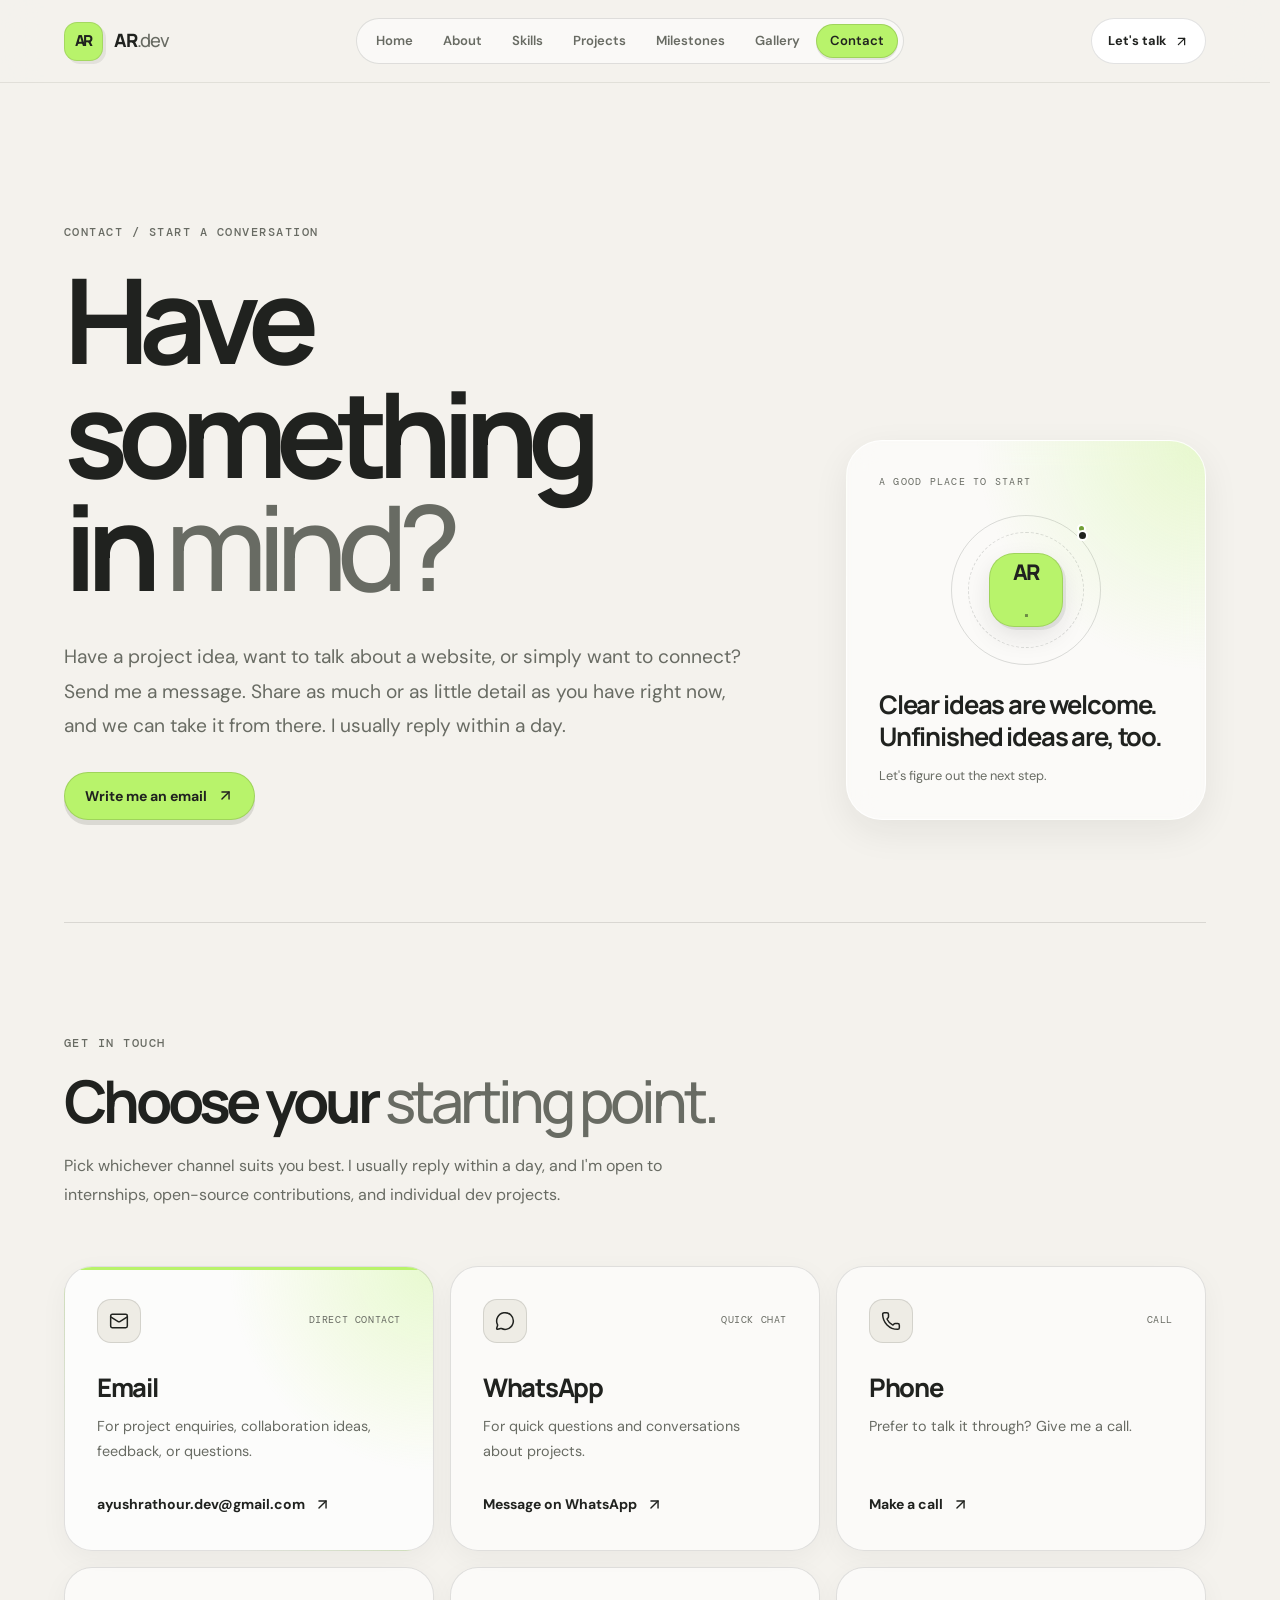
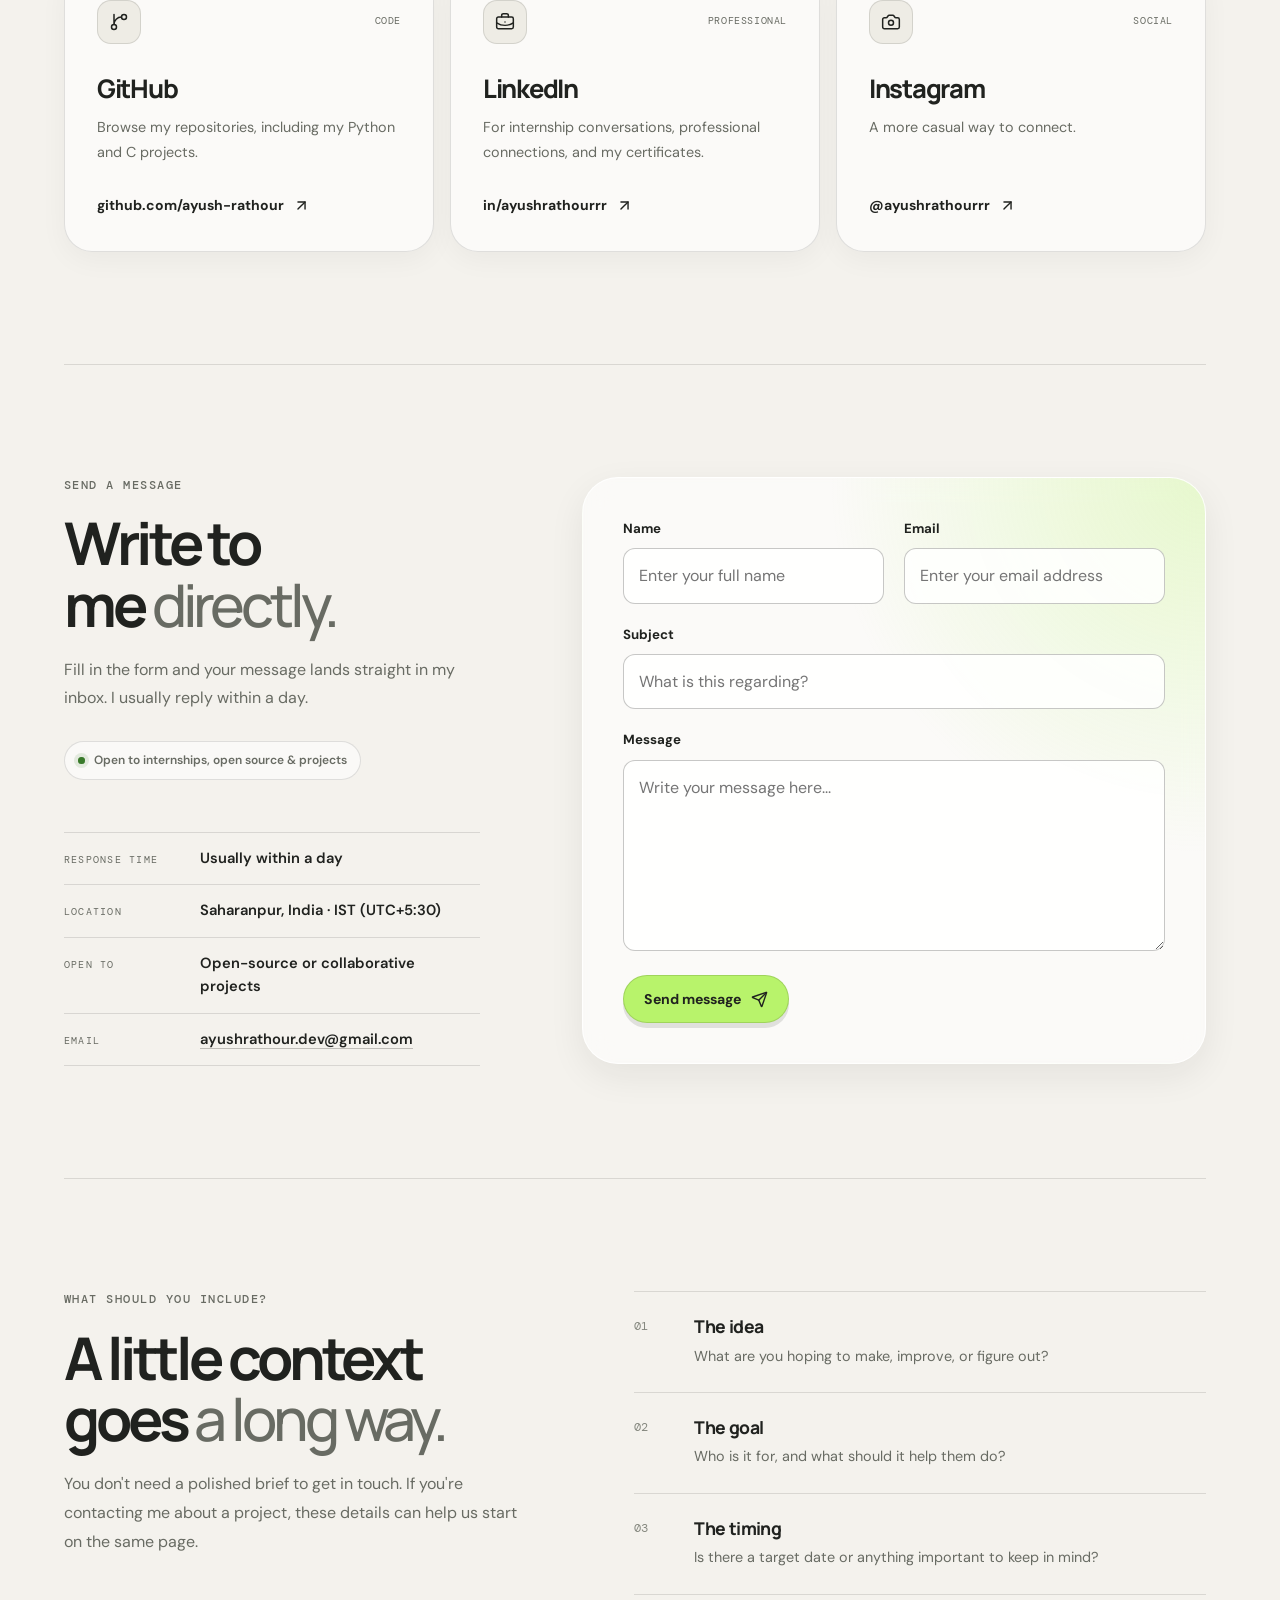
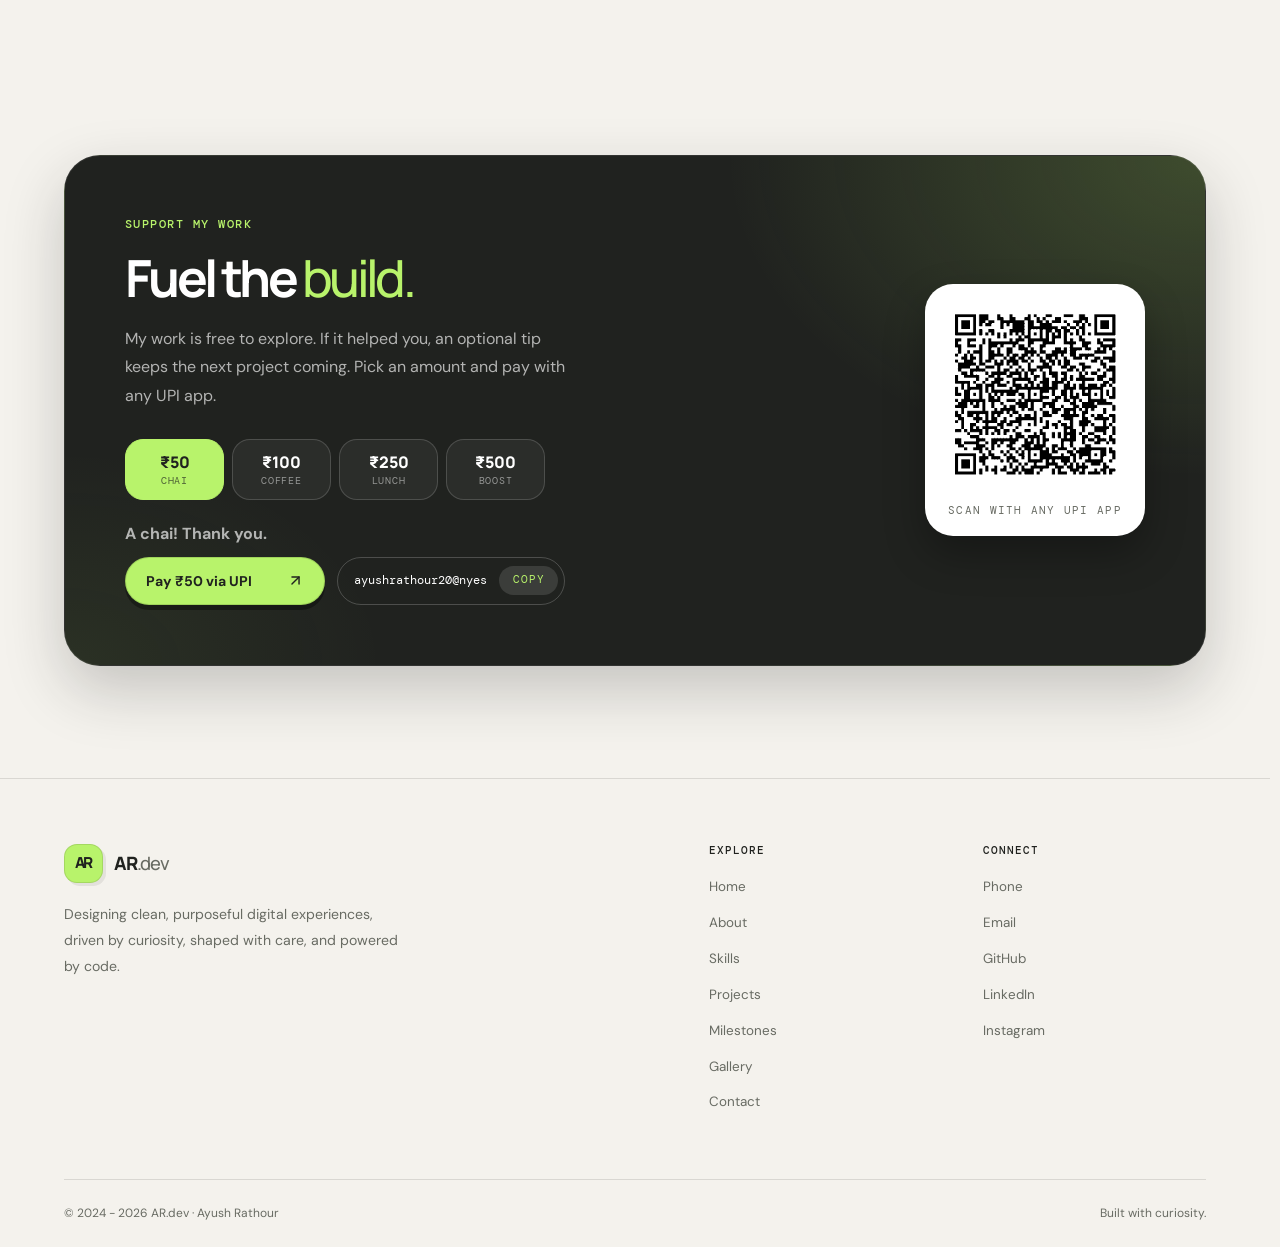
<file: page/contact.html>
<!doctype html>
<html lang="en">
  <head>
    <script>
      /* Loader mode, decided before first paint (see js/loader.js):
         "loader-slim" skips the card after the first page of a visit,
         "pt-enter" opens the page under the transition curtain. */
      (function () {
        try {
          var d = document.documentElement,
            s = sessionStorage,
            t = +s.getItem("ardev:transition");
          if (t && Date.now() - t < 8000)
            d.classList.add("loader-slim", "pt-enter");
          else if (s.getItem("ardev:loader-seen"))
            d.classList.add("loader-slim");
          s.removeItem("ardev:transition");
        } catch (e) {}
      })();
    </script>
    <meta charset="UTF-8" />
    <meta name="viewport" content="width=device-width, initial-scale=1.0" />

    <title>Contact | AR.dev</title>
    <meta
      name="description"
      content="Contact Ayush Rathour for internships, open-source work or web projects. Send a message, email, call or WhatsApp; replies usually arrive within a day."
    />
    <meta name="author" content="Ayush Rathour" />
    <meta name="theme-color" content="#f4f2ed" />
    <link rel="canonical" href="https://ayushrathour.site/page/contact.html" />

    <!-- Open Graph -->
    <meta property="og:type" content="website" />
    <meta property="og:site_name" content="AR.dev" />
    <meta property="og:locale" content="en_IN" />
    <meta
      property="og:url"
      content="https://ayushrathour.site/page/contact.html"
    />
    <meta property="og:title" content="Contact | AR.dev" />
    <meta
      property="og:description"
      content="Contact Ayush Rathour for internships, open-source work or web projects. Send a message, email, call or WhatsApp; replies usually arrive within a day."
    />
    <meta
      property="og:image"
      content="https://ayushrathour.site/assets/og-contact.png"
    />
    <meta property="og:image:width" content="1200" />
    <meta property="og:image:height" content="630" />
    <meta
      property="og:image:alt"
      content="AR.dev: Contact Ayush Rathour for internships, open source and web projects"
    />

    <!-- Twitter / X card -->
    <meta name="twitter:card" content="summary_large_image" />
    <meta name="twitter:title" content="Contact | AR.dev" />
    <meta
      name="twitter:description"
      content="Contact Ayush Rathour for internships, open-source work or web projects. Send a message, email, call or WhatsApp; replies usually arrive within a day."
    />
    <meta
      name="twitter:image"
      content="https://ayushrathour.site/assets/og-contact.png"
    />
    <meta
      name="twitter:image:alt"
      content="AR.dev: Contact Ayush Rathour for internships, open source and web projects"
    />

    <link rel="icon" href="../assets/favicon.png" type="image/png" />
    <link
      rel="icon"
      href="../assets/favicon-32.png"
      sizes="32x32"
      type="image/png"
    />
    <link rel="apple-touch-icon" href="../assets/apple-touch-icon.png" />
    <link rel="manifest" href="../manifest.webmanifest" />
    <link rel="preconnect" href="https://fonts.googleapis.com" />
    <link rel="preconnect" href="https://fonts.gstatic.com" crossorigin />
    <link
      href="https://fonts.googleapis.com/css2?family=DM+Mono:wght@400;500&family=DM+Sans:wght@400;500;600;700&family=Manrope:wght@400;500;600;700;800&display=swap"
      rel="stylesheet"
    />

    <link rel="stylesheet" href="../css/styles.css" />
    <link rel="stylesheet" href="../css/contact.css" />

    <script src="../js/loader.js" defer></script>
    <script src="../js/main.js" defer></script>
    <script src="../js/pages.js" defer></script>

    <!-- Structured data: this page and its breadcrumb -->
    <script type="application/ld+json">
      {
        "@context": "https://schema.org",
        "@graph": [
          {
            "@type": "ContactPage",
            "@id": "https://ayushrathour.site/page/contact.html#webpage",
            "url": "https://ayushrathour.site/page/contact.html",
            "name": "Contact | AR.dev",
            "description": "Contact Ayush Rathour for internships, open-source work or web projects. Send a message, email, call or WhatsApp; replies usually arrive within a day.",
            "inLanguage": "en",
            "isPartOf": {
              "@id": "https://ayushrathour.site/#website"
            },
            "about": {
              "@id": "https://ayushrathour.site/#person"
            },
            "breadcrumb": {
              "@id": "https://ayushrathour.site/page/contact.html#breadcrumb"
            }
          },
          {
            "@type": "BreadcrumbList",
            "@id": "https://ayushrathour.site/page/contact.html#breadcrumb",
            "itemListElement": [
              {
                "@type": "ListItem",
                "position": 1,
                "name": "Home",
                "item": "https://ayushrathour.site/"
              },
              {
                "@type": "ListItem",
                "position": 2,
                "name": "Contact",
                "item": "https://ayushrathour.site/page/contact.html"
              }
            ]
          }
        ]
      }
    </script>
  </head>

  <body class="contact-page">
    <!-- ==================== PAGE LOADER ====================
         Full card on the first page of a visit, a slim bar after that: see js/loader.js.
         Each row is a task that finishes when its assets have loaded. -->
    <div class="page-loader" id="page-loader" data-page="Contact">
      <div class="page-loader-card">
        <div class="page-loader-mark" aria-hidden="true"><span>AR</span></div>
        <p class="page-loader-title">Contact</p>
        <p class="page-loader-lede">
          A short form, my links and a few other ways to start a conversation.
        </p>

        <ul class="page-loader-list">
          <li data-task="fonts" data-state="active">
            <span class="pl-dot" aria-hidden="true"></span>
            <span class="pl-name">Type system</span>
            <span class="pl-state">Fetching</span>
          </li>
          <li data-task="images" data-state="active">
            <span class="pl-dot" aria-hidden="true"></span>
            <span class="pl-name">UPI QR for payments</span>
            <span class="pl-state">Fetching</span>
          </li>
          <li data-task="page" data-state="active">
            <span class="pl-dot" aria-hidden="true"></span>
            <span class="pl-name">Message form</span>
            <span class="pl-state">Fetching</span>
          </li>
        </ul>

        <div class="page-loader-foot">
          <div
            class="pl-track"
            role="progressbar"
            aria-label="Loading the Contact page"
            aria-valuemin="0"
            aria-valuemax="100"
            aria-valuenow="0"
          >
            <span class="pl-bar"></span>
          </div>
          <span class="pl-percent" aria-hidden="true">0%</span>
        </div>
        <p
          class="page-loader-live"
          id="page-loader-live"
          aria-live="polite"
        ></p>
      </div>
    </div>
    <noscript
      ><style>
        .page-loader {
          display: none;
        }
      </style></noscript
    >

    <a class="skip-link" href="#main-content">Skip to content</a>

    <header class="site-header">
      <div class="header-inner">
        <a class="logo" href="../" aria-label="AR.dev home">
          <span class="logo-mark">AR</span>
          <span class="logo-text">AR<span>.dev</span></span>
        </a>

        <button
          class="menu-toggle"
          id="menu-toggle"
          type="button"
          aria-label="Open navigation"
          aria-controls="main-nav"
          aria-expanded="false"
        >
          <svg
            xmlns="http://www.w3.org/2000/svg"
            class="lucide lucide-menu"
            width="24"
            height="24"
            viewBox="0 0 24 24"
            fill="none"
            stroke="currentColor"
            stroke-width="2"
            stroke-linecap="round"
            stroke-linejoin="round"
            aria-hidden="true"
          >
            <path d="M4 5h16" />
            <path d="M4 12h16" />
            <path d="M4 19h16" />
          </svg>
        </button>

        <nav class="main-nav" id="main-nav" aria-label="Main navigation">
          <a href="../" class="nav-link">Home</a>
          <a href="about.html" class="nav-link">About</a>
          <a href="skills.html" class="nav-link">Skills</a>
          <a href="projects.html" class="nav-link">Projects</a>
          <a href="milestones.html" class="nav-link">Milestones</a>
          <a href="gallery.html" class="nav-link">Gallery</a>
          <a href="contact.html" class="nav-link">Contact</a>
        </nav>

        <a
          class="header-cta"
          href="mailto:ayushrathour.dev@gmail.com"
          aria-label="Email me"
        >
          Let's talk
          <svg
            xmlns="http://www.w3.org/2000/svg"
            class="lucide lucide-arrow-up-right"
            width="24"
            height="24"
            viewBox="0 0 24 24"
            fill="none"
            stroke="currentColor"
            stroke-width="2"
            stroke-linecap="round"
            stroke-linejoin="round"
            aria-hidden="true"
          >
            <path d="M7 7h10v10" />
            <path d="M7 17 17 7" />
          </svg>
        </a>
      </div>
    </header>

    <main id="main-content">
      <section class="contact-hero section">
        <div class="contact-hero-copy">
          <p class="eyebrow">CONTACT / START A CONVERSATION</p>
          <h1>Have something<br />in <span>mind?</span></h1>
          <p class="contact-lede">
            Have a project idea, want to talk about a website, or simply want to
            connect? Send me a message. Share as much or as little detail as you
            have right now, and we can take it from there. I usually reply
            within a day.
          </p>

          <a
            class="contact-primary-link"
            href="mailto:ayushrathour.dev@gmail.com"
          >
            <span>Write me an email</span>
            <svg
              xmlns="http://www.w3.org/2000/svg"
              class="lucide lucide-arrow-up-right"
              width="24"
              height="24"
              viewBox="0 0 24 24"
              fill="none"
              stroke="currentColor"
              stroke-width="2"
              stroke-linecap="round"
              stroke-linejoin="round"
              aria-hidden="true"
            >
              <path d="M7 7h10v10" />
              <path d="M7 17 17 7" />
            </svg>
          </a>
        </div>

        <aside class="contact-hero-card">
          <span class="mono-label">A GOOD PLACE TO START</span>
          <div class="contact-orbit" aria-hidden="true">
            <span class="contact-orbit-ring contact-orbit-ring-one"></span>
            <span class="contact-orbit-ring contact-orbit-ring-two"></span>
            <span class="contact-orbit-core">AR<span>.</span></span>
            <span class="contact-orbit-dot"></span>
          </div>
          <p>Clear ideas are welcome. Unfinished ideas are, too.</p>
          <span class="contact-card-caption"
            >Let's figure out the next step.</span
          >
        </aside>
      </section>

      <div class="contact-rule section" aria-hidden="true"></div>

      <section
        class="contact-details section"
        aria-labelledby="contact-details-title"
      >
        <div class="contact-section-heading">
          <p class="eyebrow">GET IN TOUCH</p>
          <h2 id="contact-details-title">
            Choose your <span>starting point.</span>
          </h2>
          <p>
            Pick whichever channel suits you best. I usually reply within a day,
            and I'm open to internships, open-source contributions, and
            individual dev projects.
          </p>
        </div>

        <div class="contact-options">
          <article class="contact-option contact-option-primary">
            <div class="contact-option-top">
              <span class="contact-option-icon"
                ><svg
                  xmlns="http://www.w3.org/2000/svg"
                  class="lucide lucide-mail"
                  width="24"
                  height="24"
                  viewBox="0 0 24 24"
                  fill="none"
                  stroke="currentColor"
                  stroke-width="2"
                  stroke-linecap="round"
                  stroke-linejoin="round"
                  aria-hidden="true"
                >
                  <path d="m22 7-8.991 5.727a2 2 0 0 1-2.009 0L2 7" />
                  <rect x="2" y="4" width="20" height="16" rx="2" /></svg
              ></span>
              <span class="contact-option-label">DIRECT CONTACT</span>
            </div>
            <h3>Email</h3>
            <p>
              For project enquiries, collaboration ideas, feedback, or
              questions.
            </p>
            <a
              href="mailto:ayushrathour.dev@gmail.com"
              class="contact-option-link"
            >
              ayushrathour.dev@gmail.com
              <svg
                xmlns="http://www.w3.org/2000/svg"
                class="lucide lucide-arrow-up-right"
                width="24"
                height="24"
                viewBox="0 0 24 24"
                fill="none"
                stroke="currentColor"
                stroke-width="2"
                stroke-linecap="round"
                stroke-linejoin="round"
                aria-hidden="true"
              >
                <path d="M7 7h10v10" />
                <path d="M7 17 17 7" />
              </svg>
            </a>
          </article>
          <article class="contact-option">
            <div class="contact-option-top">
              <span class="contact-option-icon"
                ><svg
                  xmlns="http://www.w3.org/2000/svg"
                  class="lucide lucide-message-circle"
                  width="24"
                  height="24"
                  viewBox="0 0 24 24"
                  fill="none"
                  stroke="currentColor"
                  stroke-width="2"
                  stroke-linecap="round"
                  stroke-linejoin="round"
                  aria-hidden="true"
                >
                  <path
                    d="M2.992 16.342a2 2 0 0 1 .094 1.167l-1.065 3.29a1 1 0 0 0 1.236 1.168l3.413-.998a2 2 0 0 1 1.099.092 10 10 0 1 0-4.777-4.719"
                  /></svg
              ></span>
              <span class="contact-option-label">QUICK CHAT</span>
            </div>
            <h3>WhatsApp</h3>
            <p>For quick questions and conversations about projects.</p>
            <a
              href="https://wa.me/919548069160"
              class="contact-option-link"
              target="_blank"
              rel="noopener noreferrer"
            >
              Message on WhatsApp
              <svg
                xmlns="http://www.w3.org/2000/svg"
                class="lucide lucide-arrow-up-right"
                width="24"
                height="24"
                viewBox="0 0 24 24"
                fill="none"
                stroke="currentColor"
                stroke-width="2"
                stroke-linecap="round"
                stroke-linejoin="round"
                aria-hidden="true"
              >
                <path d="M7 7h10v10" />
                <path d="M7 17 17 7" />
              </svg>
            </a>
          </article>
          <article class="contact-option">
            <div class="contact-option-top">
              <span class="contact-option-icon"
                ><svg
                  xmlns="http://www.w3.org/2000/svg"
                  class="lucide lucide-phone"
                  width="24"
                  height="24"
                  viewBox="0 0 24 24"
                  fill="none"
                  stroke="currentColor"
                  stroke-width="2"
                  stroke-linecap="round"
                  stroke-linejoin="round"
                  aria-hidden="true"
                >
                  <path
                    d="M13.832 16.568a1 1 0 0 0 1.213-.303l.355-.465A2 2 0 0 1 17 15h3a2 2 0 0 1 2 2v3a2 2 0 0 1-2 2A18 18 0 0 1 2 4a2 2 0 0 1 2-2h3a2 2 0 0 1 2 2v3a2 2 0 0 1-.8 1.6l-.468.351a1 1 0 0 0-.292 1.233 14 14 0 0 0 6.392 6.384"
                  /></svg
              ></span>
              <span class="contact-option-label">CALL</span>
            </div>
            <h3>Phone</h3>
            <p>Prefer to talk it through? Give me a call.</p>
            <a href="tel:+919548069160" class="contact-option-link">
              Make a call
              <svg
                xmlns="http://www.w3.org/2000/svg"
                class="lucide lucide-arrow-up-right"
                width="24"
                height="24"
                viewBox="0 0 24 24"
                fill="none"
                stroke="currentColor"
                stroke-width="2"
                stroke-linecap="round"
                stroke-linejoin="round"
                aria-hidden="true"
              >
                <path d="M7 7h10v10" />
                <path d="M7 17 17 7" />
              </svg>
            </a>
          </article>
          <article class="contact-option">
            <div class="contact-option-top">
              <span class="contact-option-icon"
                ><svg
                  xmlns="http://www.w3.org/2000/svg"
                  class="lucide lucide-git-branch"
                  width="24"
                  height="24"
                  viewBox="0 0 24 24"
                  fill="none"
                  stroke="currentColor"
                  stroke-width="2"
                  stroke-linecap="round"
                  stroke-linejoin="round"
                  aria-hidden="true"
                >
                  <path d="M15 6a9 9 0 0 0-9 9V3" />
                  <circle cx="18" cy="6" r="3" />
                  <circle cx="6" cy="18" r="3" /></svg
              ></span>
              <span class="contact-option-label">CODE</span>
            </div>
            <h3>GitHub</h3>
            <p>Browse my repositories, including my Python and C projects.</p>
            <a
              href="https://github.com/ayush-rathour"
              class="contact-option-link"
              target="_blank"
              rel="noopener noreferrer"
            >
              github.com/ayush-rathour
              <svg
                xmlns="http://www.w3.org/2000/svg"
                class="lucide lucide-arrow-up-right"
                width="24"
                height="24"
                viewBox="0 0 24 24"
                fill="none"
                stroke="currentColor"
                stroke-width="2"
                stroke-linecap="round"
                stroke-linejoin="round"
                aria-hidden="true"
              >
                <path d="M7 7h10v10" />
                <path d="M7 17 17 7" />
              </svg>
            </a>
          </article>
          <article class="contact-option">
            <div class="contact-option-top">
              <span class="contact-option-icon"
                ><svg
                  xmlns="http://www.w3.org/2000/svg"
                  class="lucide lucide-briefcase-business"
                  width="24"
                  height="24"
                  viewBox="0 0 24 24"
                  fill="none"
                  stroke="currentColor"
                  stroke-width="2"
                  stroke-linecap="round"
                  stroke-linejoin="round"
                  aria-hidden="true"
                >
                  <path d="M12 12h.01" />
                  <path d="M16 6V4a2 2 0 0 0-2-2h-4a2 2 0 0 0-2 2v2" />
                  <path d="M22 13a18.15 18.15 0 0 1-20 0" />
                  <rect width="20" height="14" x="2" y="6" rx="2" /></svg
              ></span>
              <span class="contact-option-label">PROFESSIONAL</span>
            </div>
            <h3>LinkedIn</h3>
            <p>
              For internship conversations, professional connections, and my
              certificates.
            </p>
            <a
              href="https://www.linkedin.com/in/ayushrathourrr/"
              class="contact-option-link"
              target="_blank"
              rel="noopener noreferrer"
            >
              in/ayushrathourrr
              <svg
                xmlns="http://www.w3.org/2000/svg"
                class="lucide lucide-arrow-up-right"
                width="24"
                height="24"
                viewBox="0 0 24 24"
                fill="none"
                stroke="currentColor"
                stroke-width="2"
                stroke-linecap="round"
                stroke-linejoin="round"
                aria-hidden="true"
              >
                <path d="M7 7h10v10" />
                <path d="M7 17 17 7" />
              </svg>
            </a>
          </article>
          <article class="contact-option">
            <div class="contact-option-top">
              <span class="contact-option-icon"
                ><svg
                  xmlns="http://www.w3.org/2000/svg"
                  class="lucide lucide-camera"
                  width="24"
                  height="24"
                  viewBox="0 0 24 24"
                  fill="none"
                  stroke="currentColor"
                  stroke-width="2"
                  stroke-linecap="round"
                  stroke-linejoin="round"
                  aria-hidden="true"
                >
                  <path
                    d="M13.997 4a2 2 0 0 1 1.76 1.05l.486.9A2 2 0 0 0 18.003 7H20a2 2 0 0 1 2 2v9a2 2 0 0 1-2 2H4a2 2 0 0 1-2-2V9a2 2 0 0 1 2-2h1.997a2 2 0 0 0 1.759-1.048l.489-.904A2 2 0 0 1 10.004 4z"
                  />
                  <circle cx="12" cy="13" r="3" /></svg
              ></span>
              <span class="contact-option-label">SOCIAL</span>
            </div>
            <h3>Instagram</h3>
            <p>A more casual way to connect.</p>
            <a
              href="https://www.instagram.com/ayushrathourrr"
              class="contact-option-link"
              target="_blank"
              rel="noopener noreferrer"
            >
              @ayushrathourrr
              <svg
                xmlns="http://www.w3.org/2000/svg"
                class="lucide lucide-arrow-up-right"
                width="24"
                height="24"
                viewBox="0 0 24 24"
                fill="none"
                stroke="currentColor"
                stroke-width="2"
                stroke-linecap="round"
                stroke-linejoin="round"
                aria-hidden="true"
              >
                <path d="M7 7h10v10" />
                <path d="M7 17 17 7" />
              </svg>
            </a>
          </article>
        </div>
      </section>

      <section
        class="contact-form-section section"
        aria-labelledby="contact-form-title"
      >
        <div class="contact-form-intro">
          <p class="eyebrow">SEND A MESSAGE</p>
          <h2 id="contact-form-title">Write to me <span>directly.</span></h2>
          <p>
            Fill in the form and your message lands straight in my inbox. I
            usually reply within a day.
          </p>

          <div class="availability contact-availability">
            <span class="availability-dot" aria-hidden="true"></span>
            Open to internships, open source &amp; projects
          </div>

          <dl class="contact-facts">
            <div>
              <dt class="mono-label">RESPONSE TIME</dt>
              <dd>Usually within a day</dd>
            </div>

            <div>
              <dt class="mono-label">LOCATION</dt>
              <dd>Saharanpur, India · IST (UTC+5:30)</dd>
            </div>

            <div>
              <dt class="mono-label">OPEN TO</dt>
              <dd>Open-source or collaborative projects</dd>
            </div>

            <div>
              <dt class="mono-label">EMAIL</dt>
              <dd>
                <a href="mailto:ayushrathour.dev@gmail.com">
                  ayushrathour.dev@gmail.com
                </a>
              </dd>
            </div>
          </dl>
        </div>

        <form
          class="contact-form"
          id="contact-form"
          data-contact-form
          action="https://api.web3forms.com/submit"
          method="POST"
        >
          <input
            type="hidden"
            name="access_key"
            value="8395aab8-aade-4a90-b78f-f7988ec23adf"
          />
          <input type="hidden" name="from_name" value="AR.dev contact form" />

          <input
            type="checkbox"
            name="botcheck"
            tabindex="-1"
            autocomplete="off"
            style="display: none"
          />

          <div class="form-row">
            <div class="form-group">
              <label for="contact-name">Name</label>
              <input
                class="form-control"
                id="contact-name"
                name="name"
                type="text"
                placeholder="Enter your full name"
                autocomplete="name"
                required
              />
            </div>

            <div class="form-group">
              <label for="contact-email">Email</label>
              <input
                class="form-control"
                id="contact-email"
                name="email"
                type="email"
                placeholder="Enter your email address"
                autocomplete="email"
                required
              />
            </div>
          </div>

          <div class="form-group">
            <label for="contact-subject">Subject</label>
            <input
              class="form-control"
              id="contact-subject"
              name="subject"
              type="text"
              placeholder="What is this regarding?"
              required
            />
          </div>

          <div class="form-group">
            <label for="contact-message">Message</label>
            <textarea
              class="form-control"
              id="contact-message"
              name="message"
              rows="6"
              placeholder="Write your message here..."
              required
            ></textarea>
          </div>

          <div class="form-actions">
            <button class="button button-primary" type="submit">
              Send message
              <svg
                xmlns="http://www.w3.org/2000/svg"
                class="lucide lucide-send"
                width="24"
                height="24"
                viewBox="0 0 24 24"
                fill="none"
                stroke="currentColor"
                stroke-width="2"
                stroke-linecap="round"
                stroke-linejoin="round"
                aria-hidden="true"
              >
                <path
                  d="M14.536 21.686a.5.5 0 0 0 .937-.024l6.5-19a.496.496 0 0 0-.635-.635l-19 6.5a.5.5 0 0 0-.024.937l7.93 3.18a2 2 0 0 1 1.112 1.11z"
                />
                <path d="m21.854 2.147-10.94 10.939" />
              </svg>
            </button>

            <p
              class="form-status"
              id="form-status"
              role="status"
              aria-live="polite"
            ></p>
          </div>
        </form>
      </section>

      <section
        class="contact-message section"
        aria-labelledby="contact-message-title"
      >
        <div class="contact-message-intro">
          <p class="eyebrow">WHAT SHOULD YOU INCLUDE?</p>
          <h2 id="contact-message-title">
            A little context goes <span>a long way.</span>
          </h2>
          <p>
            You don't need a polished brief to get in touch. If you're
            contacting me about a project, these details can help us start on
            the same page.
          </p>
        </div>

        <div class="contact-message-list">
          <div class="contact-message-item">
            <span>01</span>
            <div>
              <h3>The idea</h3>
              <p>What are you hoping to make, improve, or figure out?</p>
            </div>
          </div>
          <div class="contact-message-item">
            <span>02</span>
            <div>
              <h3>The goal</h3>
              <p>Who is it for, and what should it help them do?</p>
            </div>
          </div>
          <div class="contact-message-item">
            <span>03</span>
            <div>
              <h3>The timing</h3>
              <p>
                Is there a target date or anything important to keep in mind?
              </p>
            </div>
          </div>
        </div>
      </section>

      <section
        class="contact-support section"
        aria-labelledby="contact-support-title"
      >
        <div class="contact-support-inner" data-support>
          <div class="contact-support-copy">
            <p class="eyebrow">SUPPORT MY WORK</p>
            <h2 id="contact-support-title">Fuel the <span>build.</span></h2>
            <p>
              My work is free to explore. If it helped you, an optional tip
              keeps the next project coming. Pick an amount and pay with any UPI
              app.
            </p>

            <fieldset class="support-amounts">
              <legend>Choose an amount</legend>
              <div class="support-amount-list">
                <label class="support-amount">
                  <input
                    type="radio"
                    name="support-amount"
                    value="50"
                    checked
                  />
                  <span class="support-amount-box"
                    ><strong>&#8377;50</strong><small>Chai</small></span
                  >
                </label>
                <label class="support-amount">
                  <input type="radio" name="support-amount" value="100" />
                  <span class="support-amount-box"
                    ><strong>&#8377;100</strong><small>Coffee</small></span
                  >
                </label>
                <label class="support-amount">
                  <input type="radio" name="support-amount" value="250" />
                  <span class="support-amount-box"
                    ><strong>&#8377;250</strong><small>Lunch</small></span
                  >
                </label>
                <label class="support-amount">
                  <input type="radio" name="support-amount" value="500" />
                  <span class="support-amount-box"
                    ><strong>&#8377;500</strong><small>Boost</small></span
                  >
                </label>
              </div>
            </fieldset>

            <p class="support-thanks" data-support-thanks aria-live="polite">
              A chai! Thank you.
            </p>

            <div class="support-actions">
              <a
                class="contact-primary-link"
                data-support-pay
                data-upi-base="upi://pay?pa=ayushrathour20@nyes&amp;pn=Ayush%20Rathour&amp;tn=Supporting%20AR.dev&amp;cu=INR"
                href="upi://pay?pa=ayushrathour20@nyes&amp;pn=Ayush%20Rathour&amp;tn=Supporting%20AR.dev&amp;cu=INR&amp;am=50"
              >
                <span data-support-pay-label>Pay &#8377;50 via UPI</span>
                <svg
                  xmlns="http://www.w3.org/2000/svg"
                  width="24"
                  height="24"
                  viewBox="0 0 24 24"
                  fill="none"
                  stroke="currentColor"
                  stroke-width="2"
                  stroke-linecap="round"
                  stroke-linejoin="round"
                  aria-hidden="true"
                >
                  <path d="M7 7h10v10" />
                  <path d="M7 17 17 7" />
                </svg>
              </a>

              <button
                type="button"
                class="support-copy"
                data-support-copy
                data-upi-id="ayushrathour20@nyes"
                aria-label="Copy UPI ID ayushrathour20@nyes"
              >
                <code>ayushrathour20@nyes</code>
                <span class="support-copy-state" data-support-copy-label
                  >Copy</span
                >
              </button>
            </div>

            <p
              class="support-status"
              role="status"
              aria-live="polite"
              data-support-status
            ></p>
          </div>

          <figure class="support-qr">
            <img
              src="../assets/upi_qr.png"
              alt="UPI QR code. Scan it with any UPI app to support AR.dev."
              width="200"
              height="200"
              loading="lazy"
            />
            <figcaption>Scan with any UPI app</figcaption>
          </figure>
        </div>
      </section>
    </main>

    <footer class="site-footer">
      <div class="footer-main">
        <div class="footer-brand">
          <a class="logo" href="../" aria-label="AR.dev home">
            <span class="logo-mark">AR</span>
            <span class="logo-text">AR<span>.dev</span></span>
          </a>

          <p>
            Designing clean, purposeful digital experiences, driven by
            curiosity, shaped with care, and powered by code.
          </p>
        </div>

        <div class="footer-column">
          <h2>Explore</h2>
          <a href="../">Home</a>
          <a href="about.html">About</a>
          <a href="skills.html">Skills</a>
          <a href="projects.html">Projects</a>
          <a href="milestones.html">Milestones</a>
          <a href="gallery.html">Gallery</a>
          <a href="contact.html">Contact</a>
        </div>

        <div class="footer-column">
          <h2>Connect</h2>
          <a href="tel:+919548069160">Phone</a>
          <a href="mailto:ayushrathour.dev@gmail.com">Email</a>
          <a
            href="https://github.com/ayush-rathour"
            target="_blank"
            rel="noopener noreferrer"
            >GitHub</a
          >
          <a
            href="https://www.linkedin.com/in/ayushrathourrr/"
            target="_blank"
            rel="noopener noreferrer"
            >LinkedIn</a
          >
          <a
            href="https://www.instagram.com/ayushrathourrr"
            target="_blank"
            rel="noopener noreferrer"
            >Instagram</a
          >
        </div>
      </div>

      <div class="footer-bottom">
        <p>
          © 2024 - <span id="current-year">2026</span> AR.dev · Ayush Rathour
        </p>
        <p>Built with curiosity.</p>
      </div>
    </footer>
  </body>
</html>
</file>
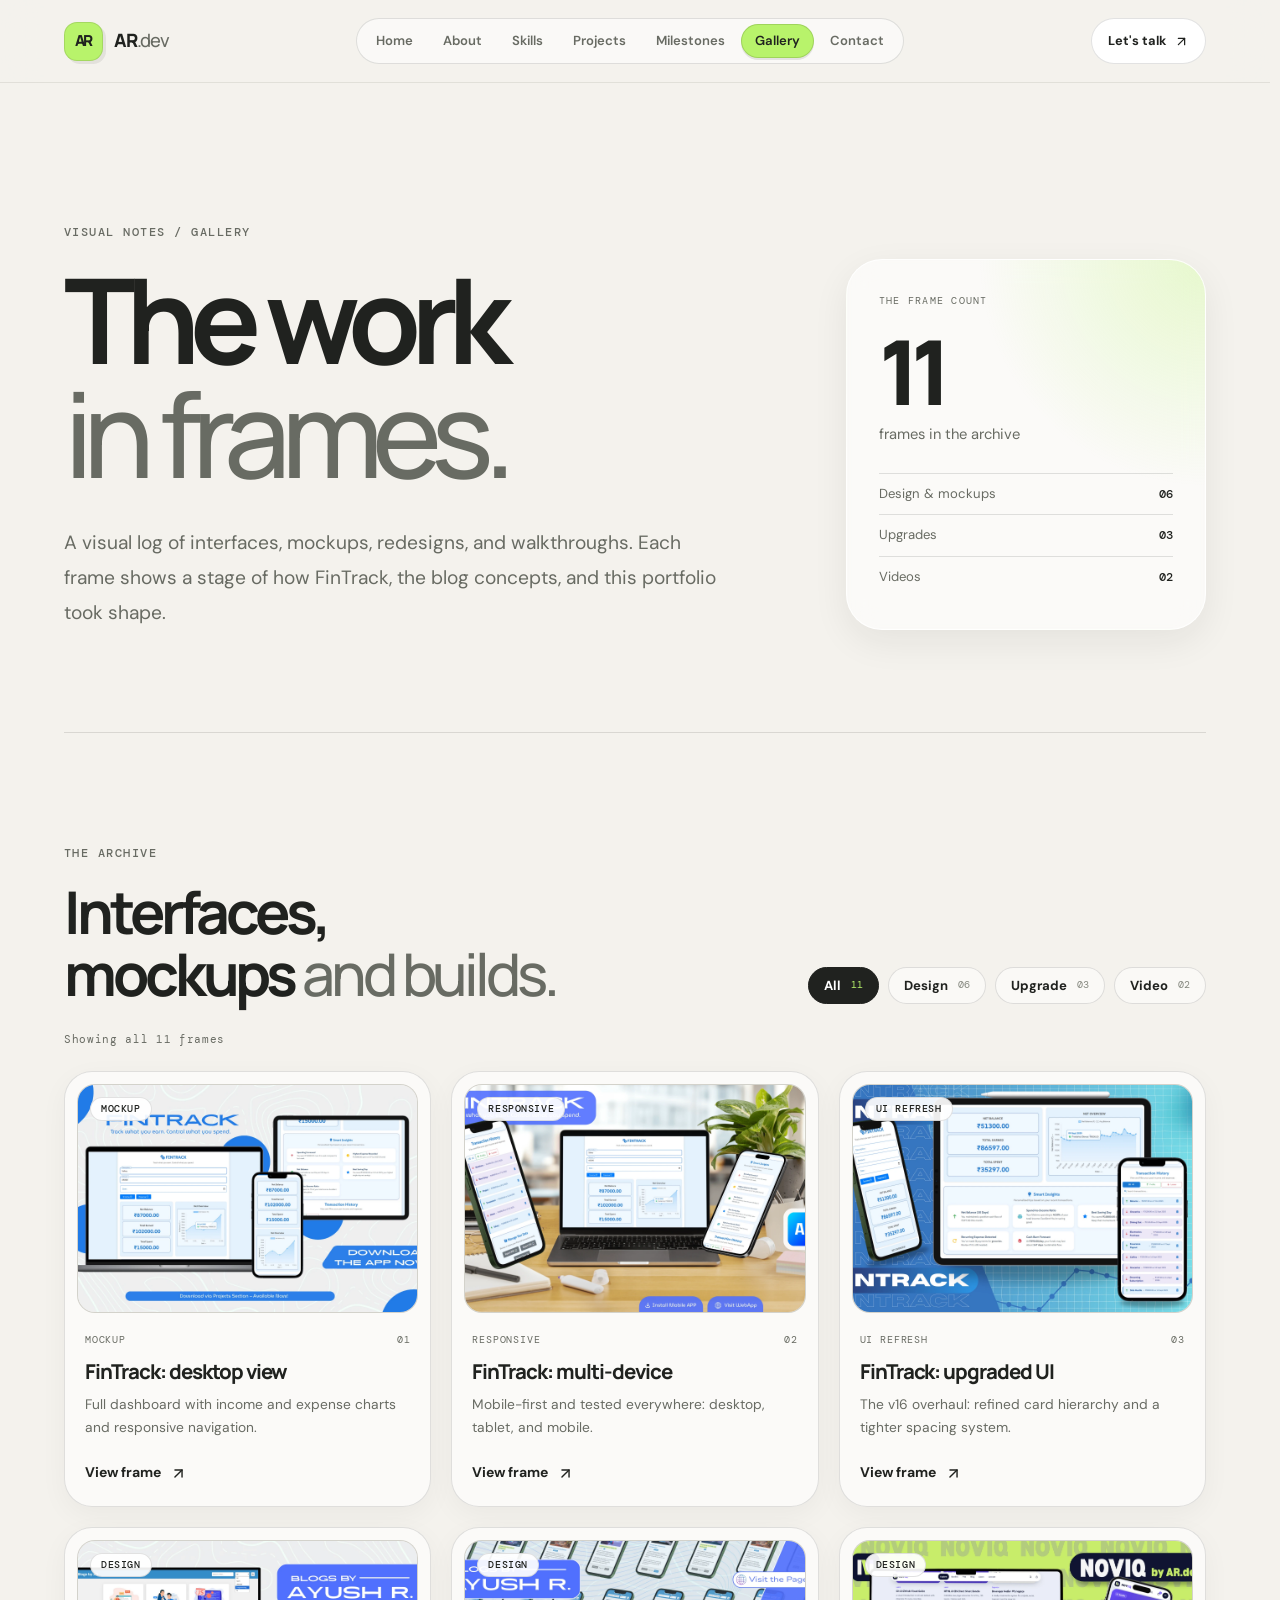
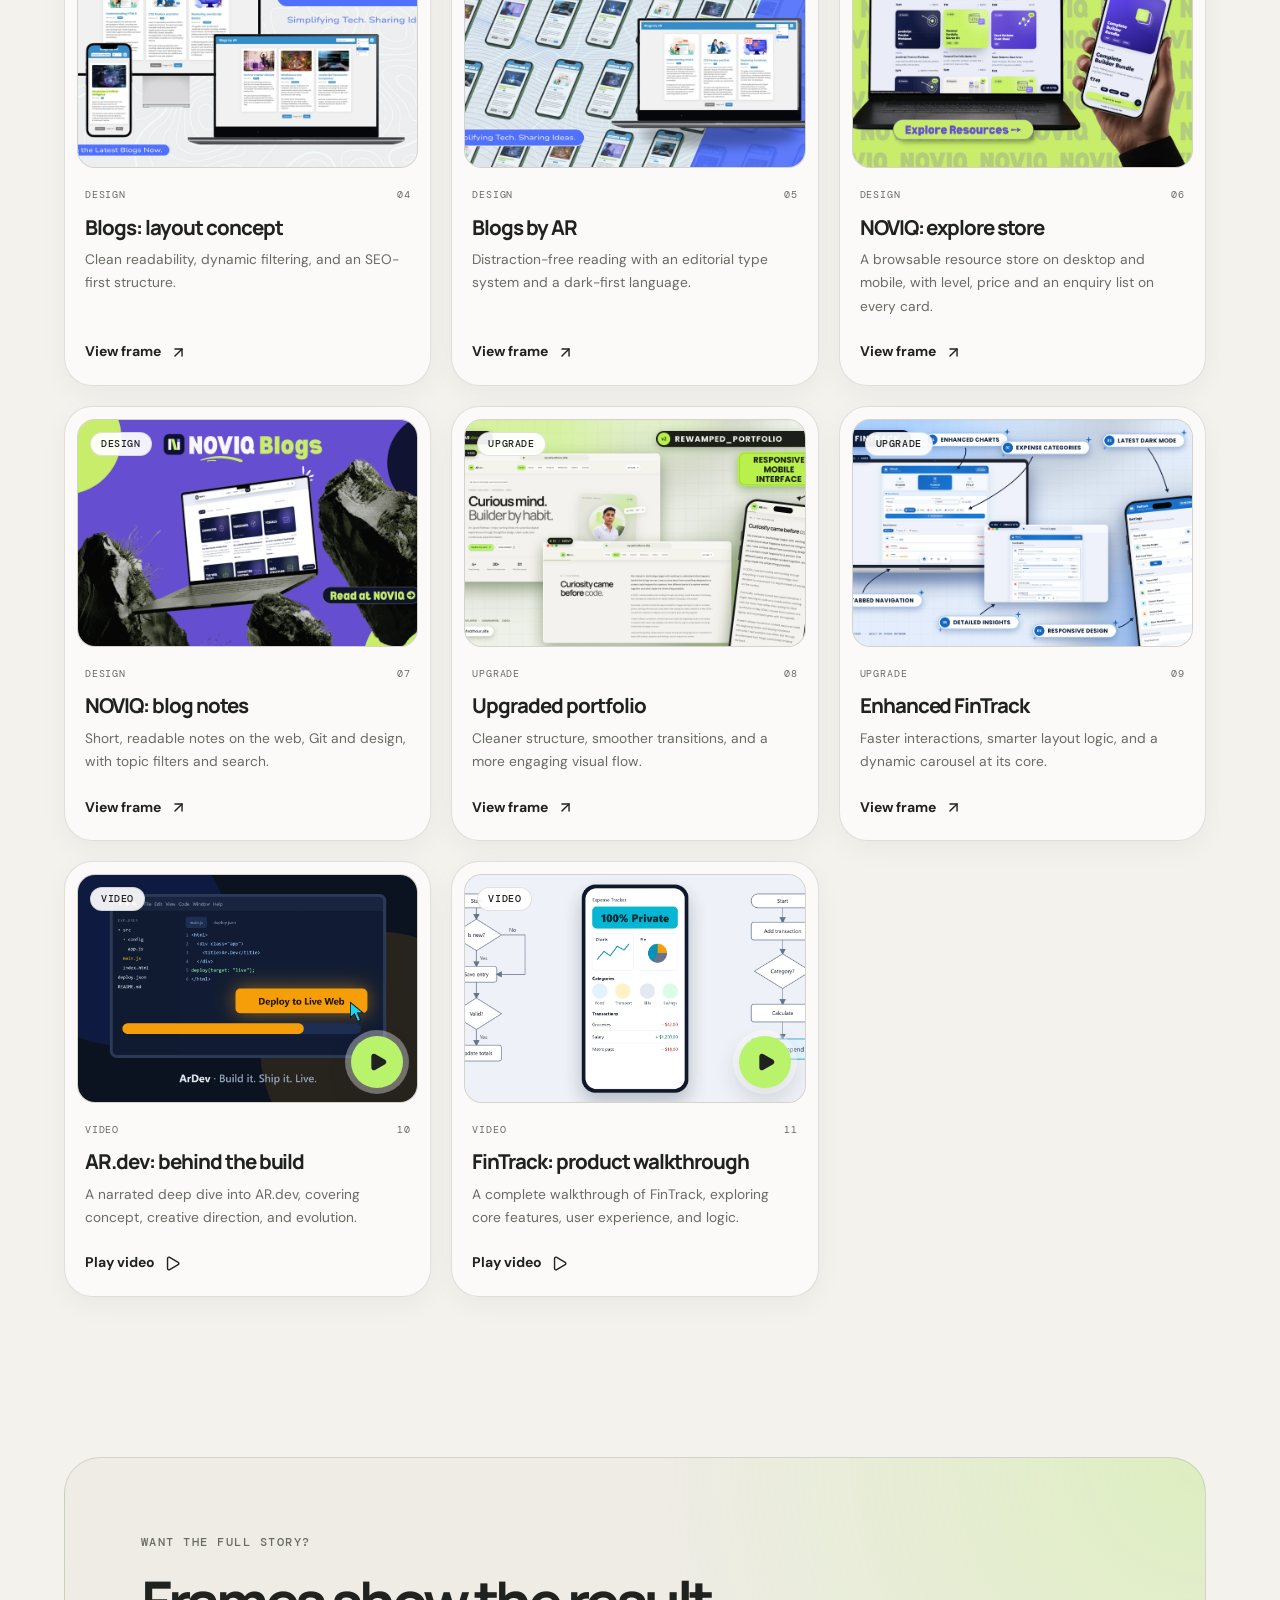
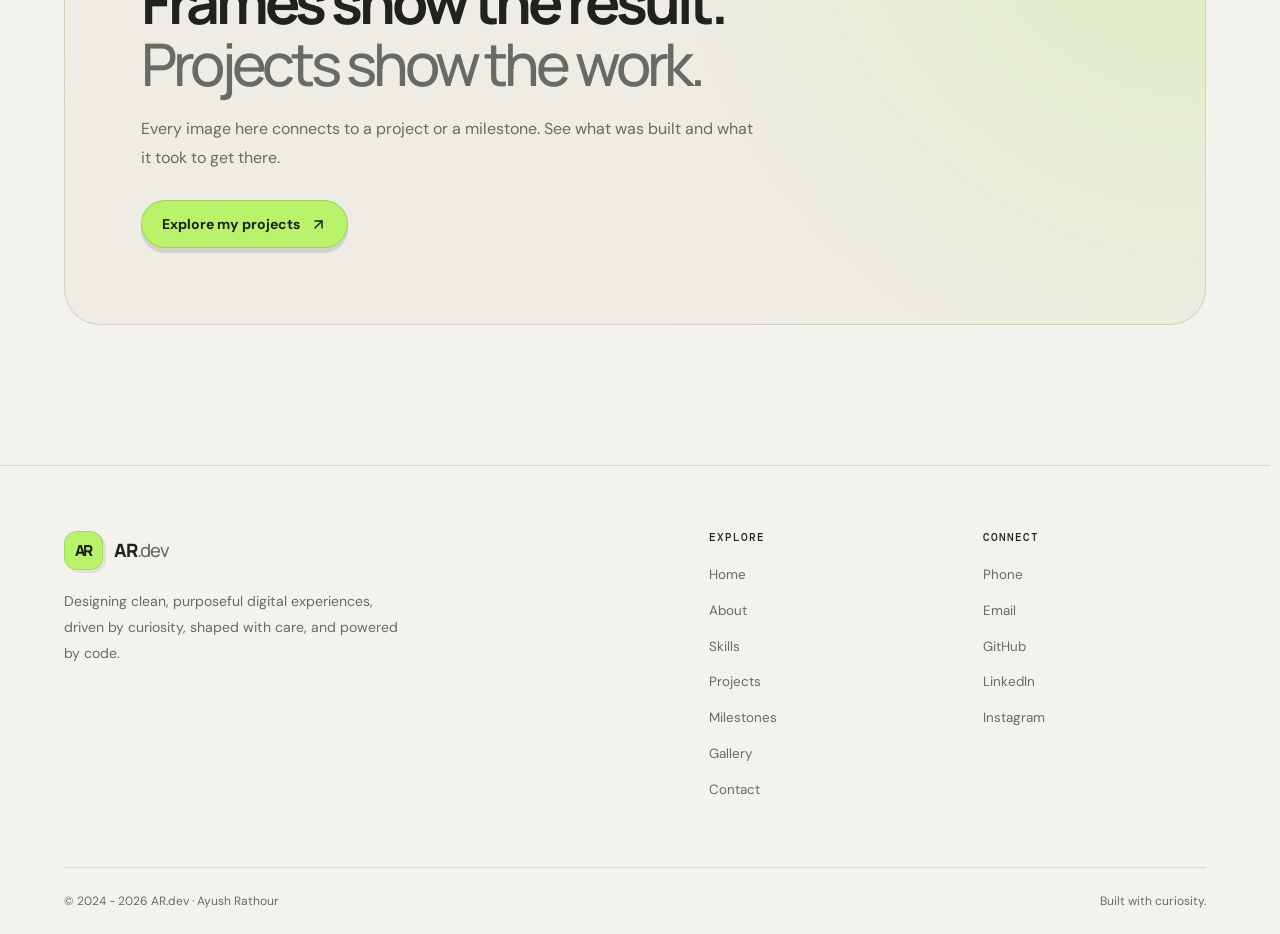
<file: page/gallery.html>
<!doctype html>
<html lang="en">
  <head>
    <script>
      /* Loader mode, decided before first paint (see js/loader.js):
         "loader-slim" skips the card after the first page of a visit,
         "pt-enter" opens the page under the transition curtain. */
      (function () {
        try {
          var d = document.documentElement,
            s = sessionStorage,
            t = +s.getItem("ardev:transition");
          if (t && Date.now() - t < 8000)
            d.classList.add("loader-slim", "pt-enter");
          else if (s.getItem("ardev:loader-seen"))
            d.classList.add("loader-slim");
          s.removeItem("ardev:transition");
        } catch (e) {}
      })();
    </script>
    <meta charset="UTF-8" />
    <meta name="viewport" content="width=device-width, initial-scale=1.0" />

    <title>Gallery | AR.dev</title>
    <meta
      name="description"
      content="A visual log of Ayush Rathour's work: FinTrack mockups and upgrades, blog layout concepts, portfolio redesigns and narrated walkthrough videos."
    />
    <meta name="author" content="Ayush Rathour" />
    <meta name="theme-color" content="#f4f2ed" />
    <link rel="canonical" href="https://ayushrathour.site/page/gallery.html" />

    <!-- Open Graph -->
    <meta property="og:type" content="website" />
    <meta property="og:site_name" content="AR.dev" />
    <meta property="og:locale" content="en_IN" />
    <meta
      property="og:url"
      content="https://ayushrathour.site/page/gallery.html"
    />
    <meta property="og:title" content="Gallery | AR.dev" />
    <meta
      property="og:description"
      content="A visual log of Ayush Rathour's work: FinTrack mockups and upgrades, blog layout concepts, portfolio redesigns and narrated walkthrough videos."
    />
    <meta
      property="og:image"
      content="https://ayushrathour.site/assets/og-gallery.png"
    />
    <meta property="og:image:width" content="1200" />
    <meta property="og:image:height" content="630" />
    <meta
      property="og:image:alt"
      content="AR.dev: Screens, mockups and walkthroughs by Ayush Rathour"
    />

    <!-- Twitter / X card -->
    <meta name="twitter:card" content="summary_large_image" />
    <meta name="twitter:title" content="Gallery | AR.dev" />
    <meta
      name="twitter:description"
      content="A visual log of Ayush Rathour's work: FinTrack mockups and upgrades, blog layout concepts, portfolio redesigns and narrated walkthrough videos."
    />
    <meta
      name="twitter:image"
      content="https://ayushrathour.site/assets/og-gallery.png"
    />
    <meta
      name="twitter:image:alt"
      content="AR.dev: Screens, mockups and walkthroughs by Ayush Rathour"
    />

    <link rel="icon" href="../assets/favicon.png" type="image/png" />
    <link
      rel="icon"
      href="../assets/favicon-32.png"
      sizes="32x32"
      type="image/png"
    />
    <link rel="apple-touch-icon" href="../assets/apple-touch-icon.png" />
    <link rel="manifest" href="../manifest.webmanifest" />
    <link rel="preconnect" href="https://fonts.googleapis.com" />
    <link rel="preconnect" href="https://fonts.gstatic.com" crossorigin />
    <link
      href="https://fonts.googleapis.com/css2?family=DM+Mono:wght@400;500&family=DM+Sans:wght@400;500;600;700&family=Manrope:wght@400;500;600;700;800&display=swap"
      rel="stylesheet"
    />

    <link rel="stylesheet" href="../css/styles.css" />
    <link rel="stylesheet" href="../css/gallery.css" />

    <script src="../js/loader.js" defer></script>
    <script src="../js/main.js" defer></script>
    <script src="../js/pages.js" defer></script>

    <!-- Structured data: this page and its breadcrumb -->
    <script type="application/ld+json">
      {
        "@context": "https://schema.org",
        "@graph": [
          {
            "@type": "ImageGallery",
            "@id": "https://ayushrathour.site/page/gallery.html#webpage",
            "url": "https://ayushrathour.site/page/gallery.html",
            "name": "Gallery | AR.dev",
            "description": "A visual log of Ayush Rathour's work: FinTrack mockups and upgrades, blog layout concepts, portfolio redesigns and narrated walkthrough videos.",
            "inLanguage": "en",
            "isPartOf": {
              "@id": "https://ayushrathour.site/#website"
            },
            "about": {
              "@id": "https://ayushrathour.site/#person"
            },
            "breadcrumb": {
              "@id": "https://ayushrathour.site/page/gallery.html#breadcrumb"
            }
          },
          {
            "@type": "BreadcrumbList",
            "@id": "https://ayushrathour.site/page/gallery.html#breadcrumb",
            "itemListElement": [
              {
                "@type": "ListItem",
                "position": 1,
                "name": "Home",
                "item": "https://ayushrathour.site/"
              },
              {
                "@type": "ListItem",
                "position": 2,
                "name": "Gallery",
                "item": "https://ayushrathour.site/page/gallery.html"
              }
            ]
          }
        ]
      }
    </script>
  </head>

  <body class="gallery-page">
    <!-- ==================== PAGE LOADER ====================
         Full card on the first page of a visit, a slim bar after that: see js/loader.js.
         Each row is a task that finishes when its assets have loaded. -->
    <div class="page-loader" id="page-loader" data-page="Gallery">
      <div class="page-loader-card">
        <div class="page-loader-mark" aria-hidden="true"><span>AR</span></div>
        <p class="page-loader-title">Gallery</p>
        <p class="page-loader-lede">
          Mockups and redesigns for FinTrack, NOVIQ and Blogs, plus two video
          walkthroughs.
        </p>

        <ul class="page-loader-list">
          <li data-task="fonts" data-state="active">
            <span class="pl-dot" aria-hidden="true"></span>
            <span class="pl-name">Type system</span>
            <span class="pl-state">Fetching</span>
          </li>
          <li
            data-task="images"
            data-state="active"
            data-label="{n} frames from the archive"
          >
            <span class="pl-dot" aria-hidden="true"></span>
            <span class="pl-name">{n} frames from the archive</span>
            <span class="pl-state">Fetching</span>
          </li>
          <li data-task="page" data-state="active">
            <span class="pl-dot" aria-hidden="true"></span>
            <span class="pl-name">Filters &amp; lightbox</span>
            <span class="pl-state">Fetching</span>
          </li>
        </ul>

        <div class="page-loader-foot">
          <div
            class="pl-track"
            role="progressbar"
            aria-label="Loading the Gallery page"
            aria-valuemin="0"
            aria-valuemax="100"
            aria-valuenow="0"
          >
            <span class="pl-bar"></span>
          </div>
          <span class="pl-percent" aria-hidden="true">0%</span>
        </div>
        <p
          class="page-loader-live"
          id="page-loader-live"
          aria-live="polite"
        ></p>
      </div>
    </div>
    <noscript
      ><style>
        .page-loader {
          display: none;
        }
      </style></noscript
    >

    <a class="skip-link" href="#main-content">Skip to content</a>

    <header class="site-header">
      <div class="header-inner">
        <a class="logo" href="../" aria-label="AR.dev home">
          <span class="logo-mark">AR</span>
          <span class="logo-text">AR<span>.dev</span></span>
        </a>

        <button
          class="menu-toggle"
          id="menu-toggle"
          type="button"
          aria-label="Open navigation"
          aria-controls="main-nav"
          aria-expanded="false"
        >
          <svg
            xmlns="http://www.w3.org/2000/svg"
            class="lucide lucide-menu"
            width="24"
            height="24"
            viewBox="0 0 24 24"
            fill="none"
            stroke="currentColor"
            stroke-width="2"
            stroke-linecap="round"
            stroke-linejoin="round"
            aria-hidden="true"
          >
            <path d="M4 5h16" />
            <path d="M4 12h16" />
            <path d="M4 19h16" />
          </svg>
        </button>

        <nav class="main-nav" id="main-nav" aria-label="Main navigation">
          <a href="../" class="nav-link">Home</a>
          <a href="about.html" class="nav-link">About</a>
          <a href="skills.html" class="nav-link">Skills</a>
          <a href="projects.html" class="nav-link">Projects</a>
          <a href="milestones.html" class="nav-link">Milestones</a>
          <a href="gallery.html" class="nav-link">Gallery</a>
          <a href="contact.html" class="nav-link">Contact</a>
        </nav>

        <a class="header-cta" href="contact.html">
          Let's talk
          <svg
            xmlns="http://www.w3.org/2000/svg"
            class="lucide lucide-arrow-up-right"
            width="24"
            height="24"
            viewBox="0 0 24 24"
            fill="none"
            stroke="currentColor"
            stroke-width="2"
            stroke-linecap="round"
            stroke-linejoin="round"
            aria-hidden="true"
          >
            <path d="M7 7h10v10" />
            <path d="M7 17 17 7" />
          </svg>
        </a>
      </div>
    </header>

    <main id="main-content">
      <!-- ==================== HERO ==================== -->
      <section class="gallery-hero section">
        <div class="gallery-hero-copy">
          <p class="eyebrow">VISUAL NOTES / GALLERY</p>
          <h1>The work <span>in frames.</span></h1>
          <p class="gallery-intro">
            A visual log of interfaces, mockups, redesigns, and walkthroughs.
            Each frame shows a stage of how FinTrack, the blog concepts, and
            this portfolio took shape.
          </p>
        </div>

        <aside class="gallery-summary" aria-label="Gallery summary">
          <span class="mono-label">THE FRAME COUNT</span>
          <div class="gallery-summary-number">11</div>
          <p>frames in the archive</p>
          <dl class="gallery-summary-list">
            <div>
              <dt>Design &amp; mockups</dt>
              <dd>06</dd>
            </div>
            <div>
              <dt>Upgrades</dt>
              <dd>03</dd>
            </div>
            <div>
              <dt>Videos</dt>
              <dd>02</dd>
            </div>
          </dl>
        </aside>
      </section>

      <!-- ==================== GALLERY ==================== -->
      <section
        class="gallery-section section"
        id="gallery"
        aria-labelledby="gallery-title"
      >
        <div class="gallery-toolbar">
          <div class="gallery-toolbar-copy">
            <p class="eyebrow">THE ARCHIVE</p>
            <h2 id="gallery-title">
              Interfaces, mockups <span>and builds.</span>
            </h2>
          </div>

          <div
            class="gallery-filters"
            role="group"
            aria-label="Filter gallery by type"
          >
            <button
              class="gallery-chip is-active"
              type="button"
              data-gallery-filter="all"
              aria-pressed="true"
            >
              All <span>11</span>
            </button>
            <button
              class="gallery-chip"
              type="button"
              data-gallery-filter="design"
              aria-pressed="false"
            >
              Design <span>06</span>
            </button>
            <button
              class="gallery-chip"
              type="button"
              data-gallery-filter="upgrade"
              aria-pressed="false"
            >
              Upgrade <span>03</span>
            </button>
            <button
              class="gallery-chip"
              type="button"
              data-gallery-filter="video"
              aria-pressed="false"
            >
              Video <span>02</span>
            </button>
          </div>
        </div>

        <p
          class="gallery-status"
          id="gallery-status"
          role="status"
          aria-live="polite"
        >
          Showing all 11 frames
        </p>

        <ul class="gallery-grid" id="gallery-grid">
          <!-- 01 -->
          <li
            class="gallery-item"
            data-gallery-item
            data-category="design"
            data-type="image"
            data-src="../assets/Gallery_Images/fintrack_mockup.webp"
            data-title="FinTrack: desktop view"
            data-project="FinTrack"
            data-link="projects.html#case-fintrack"
            data-link-label="Read the FinTrack case study"
            data-caption="Full dashboard with income and expense charts and responsive navigation."
            data-alt="FinTrack desktop mockup"
          >
            <article class="gallery-card">
              <div class="gallery-media">
                <img
                  src="../assets/Gallery_Images/fintrack_mockup.webp"
                  alt="FinTrack desktop mockup"
                  width="1200"
                  height="800"
                  loading="lazy"
                />
                <span class="gallery-tag">Mockup</span>
              </div>
              <div class="gallery-body">
                <p class="gallery-meta"><span>Mockup</span><span>01</span></p>
                <h3>FinTrack: desktop view</h3>
                <p class="gallery-caption">
                  Full dashboard with income and expense charts and responsive
                  navigation.
                </p>
                <button class="gallery-open" type="button">
                  View frame
                  <svg
                    xmlns="http://www.w3.org/2000/svg"
                    class="lucide lucide-arrow-up-right"
                    width="24"
                    height="24"
                    viewBox="0 0 24 24"
                    fill="none"
                    stroke="currentColor"
                    stroke-width="2"
                    stroke-linecap="round"
                    stroke-linejoin="round"
                    aria-hidden="true"
                  >
                    <path d="M7 7h10v10" />
                    <path d="M7 17 17 7" />
                  </svg>
                </button>
              </div>
            </article>
          </li>

          <!-- 02 -->
          <li
            class="gallery-item"
            data-gallery-item
            data-category="design"
            data-type="image"
            data-src="../assets/Gallery_Images/fintrack_md_mockup.webp"
            data-title="FinTrack: multi-device"
            data-project="FinTrack"
            data-link="projects.html#case-fintrack"
            data-link-label="Read the FinTrack case study"
            data-caption="Mobile-first and tested everywhere: desktop, tablet, and mobile."
            data-alt="FinTrack across desktop, tablet and mobile"
          >
            <article class="gallery-card">
              <div class="gallery-media">
                <img
                  src="../assets/Gallery_Images/fintrack_md_mockup.webp"
                  alt="FinTrack across desktop, tablet and mobile"
                  width="1200"
                  height="800"
                  loading="lazy"
                />
                <span class="gallery-tag">Responsive</span>
              </div>
              <div class="gallery-body">
                <p class="gallery-meta">
                  <span>Responsive</span><span>02</span>
                </p>
                <h3>FinTrack: multi-device</h3>
                <p class="gallery-caption">
                  Mobile-first and tested everywhere: desktop, tablet, and
                  mobile.
                </p>
                <button class="gallery-open" type="button">
                  View frame
                  <svg
                    xmlns="http://www.w3.org/2000/svg"
                    class="lucide lucide-arrow-up-right"
                    width="24"
                    height="24"
                    viewBox="0 0 24 24"
                    fill="none"
                    stroke="currentColor"
                    stroke-width="2"
                    stroke-linecap="round"
                    stroke-linejoin="round"
                    aria-hidden="true"
                  >
                    <path d="M7 7h10v10" />
                    <path d="M7 17 17 7" />
                  </svg>
                </button>
              </div>
            </article>
          </li>

          <!-- 03 -->
          <li
            class="gallery-item"
            data-gallery-item
            data-category="upgrade"
            data-type="image"
            data-src="../assets/Gallery_Images/fintrack_ui_mockup.webp"
            data-title="FinTrack: upgraded UI"
            data-project="FinTrack"
            data-link="projects.html#case-fintrack"
            data-link-label="Read the FinTrack case study"
            data-caption="The v16 overhaul: refined card hierarchy and a tighter spacing system."
            data-alt="FinTrack upgraded UI redesign mockup"
          >
            <article class="gallery-card">
              <div class="gallery-media">
                <img
                  src="../assets/Gallery_Images/fintrack_ui_mockup.webp"
                  alt="FinTrack upgraded UI redesign mockup"
                  width="1200"
                  height="800"
                  loading="lazy"
                />
                <span class="gallery-tag">UI refresh</span>
              </div>
              <div class="gallery-body">
                <p class="gallery-meta">
                  <span>UI refresh</span><span>03</span>
                </p>
                <h3>FinTrack: upgraded UI</h3>
                <p class="gallery-caption">
                  The v16 overhaul: refined card hierarchy and a tighter spacing
                  system.
                </p>
                <button class="gallery-open" type="button">
                  View frame
                  <svg
                    xmlns="http://www.w3.org/2000/svg"
                    class="lucide lucide-arrow-up-right"
                    width="24"
                    height="24"
                    viewBox="0 0 24 24"
                    fill="none"
                    stroke="currentColor"
                    stroke-width="2"
                    stroke-linecap="round"
                    stroke-linejoin="round"
                    aria-hidden="true"
                  >
                    <path d="M7 7h10v10" />
                    <path d="M7 17 17 7" />
                  </svg>
                </button>
              </div>
            </article>
          </li>

          <!-- 04 -->
          <li
            class="gallery-item"
            data-gallery-item
            data-category="design"
            data-type="image"
            data-src="../assets/Gallery_Images/blogs_mockup.webp"
            data-title="Blogs: layout concept"
            data-project="Blogs by AR"
            data-caption="Clean readability, dynamic filtering, and an SEO-first structure."
            data-alt="Blogs page layout mockup design"
          >
            <article class="gallery-card">
              <div class="gallery-media">
                <img
                  src="../assets/Gallery_Images/blogs_mockup.webp"
                  alt="Blogs page layout mockup design"
                  width="1200"
                  height="800"
                  loading="lazy"
                />
                <span class="gallery-tag">Design</span>
              </div>
              <div class="gallery-body">
                <p class="gallery-meta"><span>Design</span><span>04</span></p>
                <h3>Blogs: layout concept</h3>
                <p class="gallery-caption">
                  Clean readability, dynamic filtering, and an SEO-first
                  structure.
                </p>
                <button class="gallery-open" type="button">
                  View frame
                  <svg
                    xmlns="http://www.w3.org/2000/svg"
                    class="lucide lucide-arrow-up-right"
                    width="24"
                    height="24"
                    viewBox="0 0 24 24"
                    fill="none"
                    stroke="currentColor"
                    stroke-width="2"
                    stroke-linecap="round"
                    stroke-linejoin="round"
                    aria-hidden="true"
                  >
                    <path d="M7 7h10v10" />
                    <path d="M7 17 17 7" />
                  </svg>
                </button>
              </div>
            </article>
          </li>

          <!-- 05 -->
          <li
            class="gallery-item"
            data-gallery-item
            data-category="design"
            data-type="image"
            data-src="../assets/Gallery_Images/blogs_by_ar.webp"
            data-title="Blogs by AR"
            data-project="Blogs by AR"
            data-caption="Distraction-free reading with an editorial type system and a dark-first language."
            data-alt="Blogs by AR final design mockup"
          >
            <article class="gallery-card">
              <div class="gallery-media">
                <img
                  src="../assets/Gallery_Images/blogs_by_ar.webp"
                  alt="Blogs by AR final design mockup"
                  width="1200"
                  height="800"
                  loading="lazy"
                />
                <span class="gallery-tag">Design</span>
              </div>
              <div class="gallery-body">
                <p class="gallery-meta"><span>Design</span><span>05</span></p>
                <h3>Blogs by AR</h3>
                <p class="gallery-caption">
                  Distraction-free reading with an editorial type system and a
                  dark-first language.
                </p>
                <button class="gallery-open" type="button">
                  View frame
                  <svg
                    xmlns="http://www.w3.org/2000/svg"
                    class="lucide lucide-arrow-up-right"
                    width="24"
                    height="24"
                    viewBox="0 0 24 24"
                    fill="none"
                    stroke="currentColor"
                    stroke-width="2"
                    stroke-linecap="round"
                    stroke-linejoin="round"
                    aria-hidden="true"
                  >
                    <path d="M7 7h10v10" />
                    <path d="M7 17 17 7" />
                  </svg>
                </button>
              </div>
            </article>
          </li>

          <!-- 06 -->
          <li
            class="gallery-item"
            data-gallery-item
            data-category="design"
            data-type="image"
            data-src="../assets/Gallery_Images/noviq_explore.webp"
            data-title="NOVIQ: explore store"
            data-project="NOVIQ"
            data-caption="A browsable resource store on desktop and mobile, with level, price and an enquiry list on every card."
            data-alt="NOVIQ explore page shown on a laptop and a phone, with resource cards for guides, workbooks and bundles"
          >
            <article class="gallery-card">
              <div class="gallery-media">
                <img
                  src="../assets/Gallery_Images/noviq_explore.webp"
                  alt="NOVIQ explore page shown on a laptop and a phone, with resource cards for guides, workbooks and bundles"
                  width="1200"
                  height="800"
                  loading="lazy"
                />
                <span class="gallery-tag">Design</span>
              </div>
              <div class="gallery-body">
                <p class="gallery-meta"><span>Design</span><span>06</span></p>
                <h3>NOVIQ: explore store</h3>
                <p class="gallery-caption">
                  A browsable resource store on desktop and mobile, with level,
                  price and an enquiry list on every card.
                </p>
                <button class="gallery-open" type="button">
                  View frame
                  <svg
                    xmlns="http://www.w3.org/2000/svg"
                    class="lucide lucide-arrow-up-right"
                    width="24"
                    height="24"
                    viewBox="0 0 24 24"
                    fill="none"
                    stroke="currentColor"
                    stroke-width="2"
                    stroke-linecap="round"
                    stroke-linejoin="round"
                    aria-hidden="true"
                  >
                    <path d="M7 7h10v10" />
                    <path d="M7 17 17 7" />
                  </svg>
                </button>
              </div>
            </article>
          </li>

          <!-- 07 -->
          <li
            class="gallery-item"
            data-gallery-item
            data-category="design"
            data-type="image"
            data-src="../assets/Gallery_Images/noviq_blogs.webp"
            data-title="NOVIQ: blog notes"
            data-project="NOVIQ"
            data-caption="Short, readable notes on the web, Git and design, with topic filters and search."
            data-alt="NOVIQ Blogs page on a floating laptop showing note cards filtered by Technology, Development and Design"
          >
            <article class="gallery-card">
              <div class="gallery-media">
                <img
                  src="../assets/Gallery_Images/noviq_blogs.webp"
                  alt="NOVIQ Blogs page on a floating laptop showing note cards filtered by Technology, Development and Design"
                  width="1200"
                  height="800"
                  loading="lazy"
                />
                <span class="gallery-tag">Design</span>
              </div>
              <div class="gallery-body">
                <p class="gallery-meta"><span>Design</span><span>07</span></p>
                <h3>NOVIQ: blog notes</h3>
                <p class="gallery-caption">
                  Short, readable notes on the web, Git and design, with topic
                  filters and search.
                </p>
                <button class="gallery-open" type="button">
                  View frame
                  <svg
                    xmlns="http://www.w3.org/2000/svg"
                    class="lucide lucide-arrow-up-right"
                    width="24"
                    height="24"
                    viewBox="0 0 24 24"
                    fill="none"
                    stroke="currentColor"
                    stroke-width="2"
                    stroke-linecap="round"
                    stroke-linejoin="round"
                    aria-hidden="true"
                  >
                    <path d="M7 7h10v10" />
                    <path d="M7 17 17 7" />
                  </svg>
                </button>
              </div>
            </article>
          </li>

          <!-- 08 -->
          <li
            class="gallery-item"
            data-gallery-item
            data-category="upgrade"
            data-type="image"
            data-src="../assets/Gallery_Images/portfolio_upgrade.webp"
            data-title="Upgraded portfolio"
            data-project="AR.dev portfolio"
            data-link="milestones.html#year-2026"
            data-link-label="See it in Milestones"
            data-caption="Cleaner structure, smoother transitions, and a more engaging visual flow."
            data-alt="Upgraded portfolio design mockup"
          >
            <article class="gallery-card">
              <div class="gallery-media">
                <img
                  src="../assets/Gallery_Images/portfolio_upgrade.webp"
                  alt="Upgraded portfolio design mockup"
                  width="1200"
                  height="800"
                  loading="lazy"
                />
                <span class="gallery-tag">Upgrade</span>
              </div>
              <div class="gallery-body">
                <p class="gallery-meta"><span>Upgrade</span><span>08</span></p>
                <h3>Upgraded portfolio</h3>
                <p class="gallery-caption">
                  Cleaner structure, smoother transitions, and a more engaging
                  visual flow.
                </p>
                <button class="gallery-open" type="button">
                  View frame
                  <svg
                    xmlns="http://www.w3.org/2000/svg"
                    class="lucide lucide-arrow-up-right"
                    width="24"
                    height="24"
                    viewBox="0 0 24 24"
                    fill="none"
                    stroke="currentColor"
                    stroke-width="2"
                    stroke-linecap="round"
                    stroke-linejoin="round"
                    aria-hidden="true"
                  >
                    <path d="M7 7h10v10" />
                    <path d="M7 17 17 7" />
                  </svg>
                </button>
              </div>
            </article>
          </li>

          <!-- 09 -->
          <li
            class="gallery-item"
            data-gallery-item
            data-category="upgrade"
            data-type="image"
            data-src="../assets/Gallery_Images/fintrack_upgrade.webp"
            data-title="Enhanced FinTrack"
            data-project="FinTrack"
            data-link="projects.html#case-fintrack"
            data-link-label="Read the FinTrack case study"
            data-caption="Faster interactions, smarter layout logic, and a dynamic carousel at its core."
            data-alt="Enhanced FinTrack design mockup"
          >
            <article class="gallery-card">
              <div class="gallery-media">
                <img
                  src="../assets/Gallery_Images/fintrack_upgrade.webp"
                  alt="Enhanced FinTrack design mockup"
                  width="1200"
                  height="800"
                  loading="lazy"
                />
                <span class="gallery-tag">Upgrade</span>
              </div>
              <div class="gallery-body">
                <p class="gallery-meta"><span>Upgrade</span><span>09</span></p>
                <h3>Enhanced FinTrack</h3>
                <p class="gallery-caption">
                  Faster interactions, smarter layout logic, and a dynamic
                  carousel at its core.
                </p>
                <button class="gallery-open" type="button">
                  View frame
                  <svg
                    xmlns="http://www.w3.org/2000/svg"
                    class="lucide lucide-arrow-up-right"
                    width="24"
                    height="24"
                    viewBox="0 0 24 24"
                    fill="none"
                    stroke="currentColor"
                    stroke-width="2"
                    stroke-linecap="round"
                    stroke-linejoin="round"
                    aria-hidden="true"
                  >
                    <path d="M7 7h10v10" />
                    <path d="M7 17 17 7" />
                  </svg>
                </button>
              </div>
            </article>
          </li>

          <!-- 10 · video -->
          <li
            class="gallery-item"
            data-gallery-item
            data-category="video"
            data-type="video"
            data-src="../assets/Gallery_Videos/ardev_exp.mp4"
            data-poster="../assets/Gallery_Thumb/ardev_thumb.webp"
            data-title="AR.dev: behind the build"
            data-project="AR.dev portfolio"
            data-link="milestones.html#year-2026"
            data-link-label="See it in Milestones"
            data-caption="A narrated deep dive into AR.dev, covering concept, creative direction, and evolution."
            data-alt="AR.dev Behind the Build video thumbnail"
          >
            <article class="gallery-card">
              <div class="gallery-media">
                <img
                  src="../assets/Gallery_Thumb/ardev_thumb.webp"
                  alt="AR.dev Behind the Build video thumbnail"
                  width="1200"
                  height="800"
                  loading="lazy"
                />
                <span class="gallery-tag">Video</span>
                <span class="gallery-play" aria-hidden="true">
                  <svg
                    xmlns="http://www.w3.org/2000/svg"
                    class="lucide lucide-play"
                    width="24"
                    height="24"
                    viewBox="0 0 24 24"
                    fill="none"
                    stroke="currentColor"
                    stroke-width="2"
                    stroke-linecap="round"
                    stroke-linejoin="round"
                    aria-hidden="true"
                  >
                    <path
                      d="M5 5a2 2 0 0 1 3.008-1.728l11.997 6.998a2 2 0 0 1 .003 3.458l-12 7A2 2 0 0 1 5 19z"
                    />
                  </svg>
                </span>
              </div>
              <div class="gallery-body">
                <p class="gallery-meta"><span>Video</span><span>10</span></p>
                <h3>AR.dev: behind the build</h3>
                <p class="gallery-caption">
                  A narrated deep dive into AR.dev, covering concept, creative
                  direction, and evolution.
                </p>
                <button class="gallery-open" type="button">
                  Play video
                  <svg
                    xmlns="http://www.w3.org/2000/svg"
                    class="lucide lucide-play"
                    width="24"
                    height="24"
                    viewBox="0 0 24 24"
                    fill="none"
                    stroke="currentColor"
                    stroke-width="2"
                    stroke-linecap="round"
                    stroke-linejoin="round"
                    aria-hidden="true"
                  >
                    <path
                      d="M5 5a2 2 0 0 1 3.008-1.728l11.997 6.998a2 2 0 0 1 .003 3.458l-12 7A2 2 0 0 1 5 19z"
                    />
                  </svg>
                </button>
              </div>
            </article>
          </li>

          <!-- 11 · video -->
          <li
            class="gallery-item"
            data-gallery-item
            data-category="video"
            data-type="video"
            data-src="../assets/Gallery_Videos/fintrack_exp.mp4"
            data-poster="../assets/Gallery_Thumb/fintrack_thumb.webp"
            data-title="FinTrack: product walkthrough"
            data-project="FinTrack"
            data-link="projects.html#case-fintrack"
            data-link-label="Read the FinTrack case study"
            data-caption="A complete walkthrough of FinTrack, exploring core features, user experience, and logic."
            data-alt="FinTrack product walkthrough video thumbnail"
          >
            <article class="gallery-card">
              <div class="gallery-media">
                <img
                  src="../assets/Gallery_Thumb/fintrack_thumb.webp"
                  alt="FinTrack product walkthrough video thumbnail"
                  width="1200"
                  height="800"
                  loading="lazy"
                />
                <span class="gallery-tag">Video</span>
                <span class="gallery-play" aria-hidden="true">
                  <svg
                    xmlns="http://www.w3.org/2000/svg"
                    class="lucide lucide-play"
                    width="24"
                    height="24"
                    viewBox="0 0 24 24"
                    fill="none"
                    stroke="currentColor"
                    stroke-width="2"
                    stroke-linecap="round"
                    stroke-linejoin="round"
                    aria-hidden="true"
                  >
                    <path
                      d="M5 5a2 2 0 0 1 3.008-1.728l11.997 6.998a2 2 0 0 1 .003 3.458l-12 7A2 2 0 0 1 5 19z"
                    />
                  </svg>
                </span>
              </div>
              <div class="gallery-body">
                <p class="gallery-meta"><span>Video</span><span>11</span></p>
                <h3>FinTrack: product walkthrough</h3>
                <p class="gallery-caption">
                  A complete walkthrough of FinTrack, exploring core features,
                  user experience, and logic.
                </p>
                <button class="gallery-open" type="button">
                  Play video
                  <svg
                    xmlns="http://www.w3.org/2000/svg"
                    class="lucide lucide-play"
                    width="24"
                    height="24"
                    viewBox="0 0 24 24"
                    fill="none"
                    stroke="currentColor"
                    stroke-width="2"
                    stroke-linecap="round"
                    stroke-linejoin="round"
                    aria-hidden="true"
                  >
                    <path
                      d="M5 5a2 2 0 0 1 3.008-1.728l11.997 6.998a2 2 0 0 1 .003 3.458l-12 7A2 2 0 0 1 5 19z"
                    />
                  </svg>
                </button>
              </div>
            </article>
          </li>
        </ul>
      </section>

      <!-- ==================== CTA ==================== -->
      <section class="gallery-cta section" aria-labelledby="gallery-cta-title">
        <div class="gallery-cta-inner">
          <p class="eyebrow">WANT THE FULL STORY?</p>
          <h2 id="gallery-cta-title">
            Frames show the result. <span>Projects show the work.</span>
          </h2>
          <p>
            Every image here connects to a project or a milestone. See what was
            built and what it took to get there.
          </p>
          <a class="gallery-cta-link" href="projects.html">
            Explore my projects
            <svg
              xmlns="http://www.w3.org/2000/svg"
              class="lucide lucide-arrow-up-right"
              width="24"
              height="24"
              viewBox="0 0 24 24"
              fill="none"
              stroke="currentColor"
              stroke-width="2"
              stroke-linecap="round"
              stroke-linejoin="round"
              aria-hidden="true"
            >
              <path d="M7 7h10v10" />
              <path d="M7 17 17 7" />
            </svg>
          </a>
        </div>
      </section>
    </main>

    <!-- ==================== LIGHTBOX ====================
         Image-only viewer. Title, caption and counter stay in the DOM
         (visually hidden) so screen readers and js/main.js still work. -->
    <dialog class="lightbox" id="lightbox" aria-labelledby="lightbox-title">
      <div class="lightbox-shell">
        <div class="lightbox-bar">
          <span class="lightbox-count" id="lightbox-count"
            >FRAME · 01 / 11</span
          >
          <div class="lightbox-bar-actions">
            <button
              class="lightbox-btn"
              id="lightbox-prev"
              type="button"
              aria-label="Previous frame"
            >
              <svg
                xmlns="http://www.w3.org/2000/svg"
                width="24"
                height="24"
                viewBox="0 0 24 24"
                fill="none"
                stroke="currentColor"
                stroke-width="2"
                stroke-linecap="round"
                stroke-linejoin="round"
                aria-hidden="true"
              >
                <path d="m12 19-7-7 7-7" />
                <path d="M19 12H5" />
              </svg>
            </button>
            <button
              class="lightbox-btn"
              id="lightbox-next"
              type="button"
              aria-label="Next frame"
            >
              <svg
                xmlns="http://www.w3.org/2000/svg"
                width="24"
                height="24"
                viewBox="0 0 24 24"
                fill="none"
                stroke="currentColor"
                stroke-width="2"
                stroke-linecap="round"
                stroke-linejoin="round"
                aria-hidden="true"
              >
                <path d="M5 12h14" />
                <path d="m12 5 7 7-7 7" />
              </svg>
            </button>
            <button
              class="lightbox-btn"
              id="lightbox-close"
              type="button"
              aria-label="Close viewer"
            >
              <svg
                xmlns="http://www.w3.org/2000/svg"
                width="24"
                height="24"
                viewBox="0 0 24 24"
                fill="none"
                stroke="currentColor"
                stroke-width="2"
                stroke-linecap="round"
                stroke-linejoin="round"
                aria-hidden="true"
              >
                <path d="M18 6 6 18" />
                <path d="m6 6 12 12" />
              </svg>
            </button>
          </div>
          <div class="lightbox-progress" aria-hidden="true">
            <span id="lightbox-progress-bar"></span>
          </div>
        </div>

        <div class="lightbox-scroll" id="lightbox-scroll" tabindex="-1">
          <div class="lightbox-article">
            <header class="lightbox-hero">
              <h2 class="lightbox-sr" id="lightbox-title"></h2>
              <p class="lightbox-sr" id="lightbox-caption"></p>
              <figure class="lightbox-cover" id="lightbox-stage"></figure>
            </header>
          </div>
        </div>
      </div>
    </dialog>

    <footer class="site-footer">
      <div class="footer-main">
        <div class="footer-brand">
          <a class="logo" href="../" aria-label="AR.dev home">
            <span class="logo-mark">AR</span>
            <span class="logo-text">AR<span>.dev</span></span>
          </a>

          <p>
            Designing clean, purposeful digital experiences, driven by
            curiosity, shaped with care, and powered by code.
          </p>
        </div>

        <div class="footer-column">
          <h2>Explore</h2>
          <a href="../">Home</a>
          <a href="about.html">About</a>
          <a href="skills.html">Skills</a>
          <a href="projects.html">Projects</a>
          <a href="milestones.html">Milestones</a>
          <a href="gallery.html">Gallery</a>
          <a href="contact.html">Contact</a>
        </div>

        <div class="footer-column">
          <h2>Connect</h2>
          <a href="tel:+919548069160">Phone</a>
          <a href="mailto:ayushrathour.dev@gmail.com">Email</a>
          <a
            href="https://github.com/ayush-rathour"
            target="_blank"
            rel="noopener noreferrer"
            >GitHub</a
          >
          <a
            href="https://www.linkedin.com/in/ayushrathourrr/"
            target="_blank"
            rel="noopener noreferrer"
            >LinkedIn</a
          >
          <a
            href="https://www.instagram.com/ayushrathourrr"
            target="_blank"
            rel="noopener noreferrer"
            >Instagram</a
          >
        </div>
      </div>

      <div class="footer-bottom">
        <p>
          © 2024 - <span id="current-year">2026</span> AR.dev · Ayush Rathour
        </p>
        <p>Built with curiosity.</p>
      </div>
    </footer>
  </body>
</html>
</file>
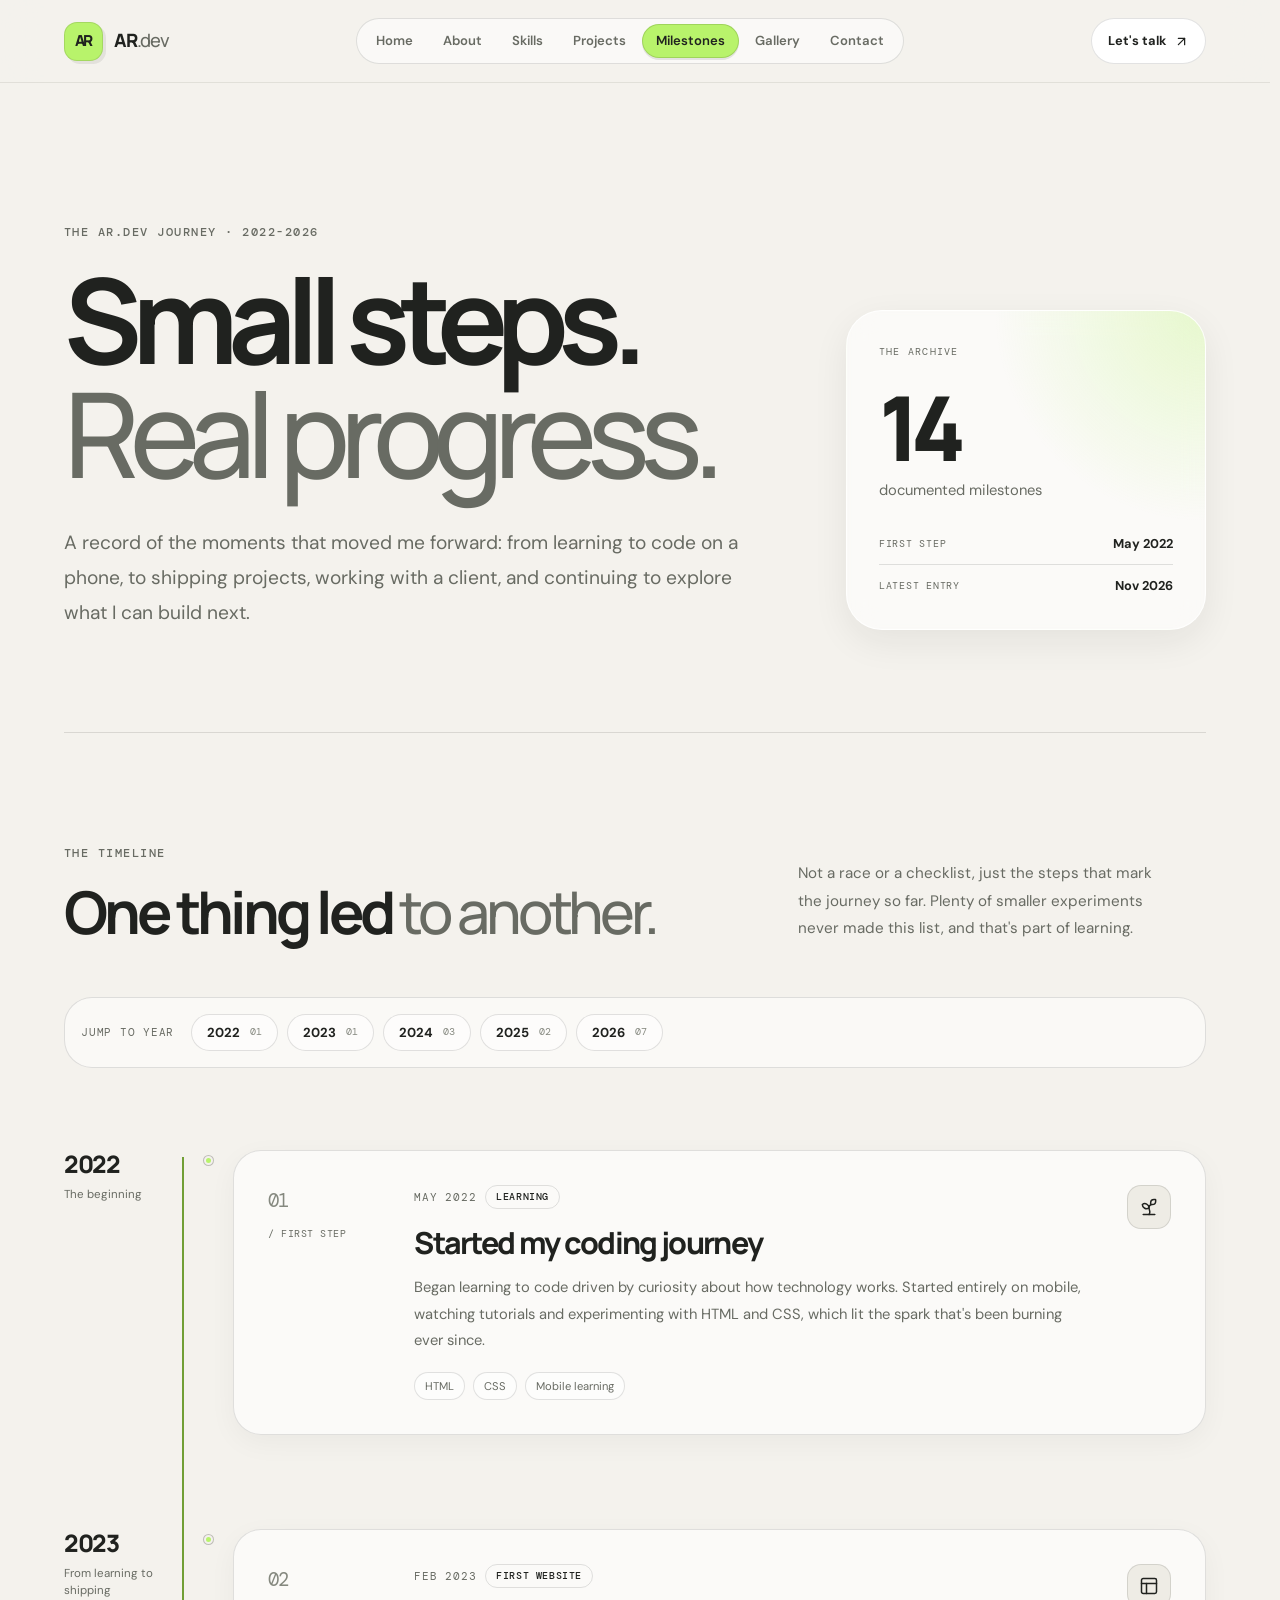
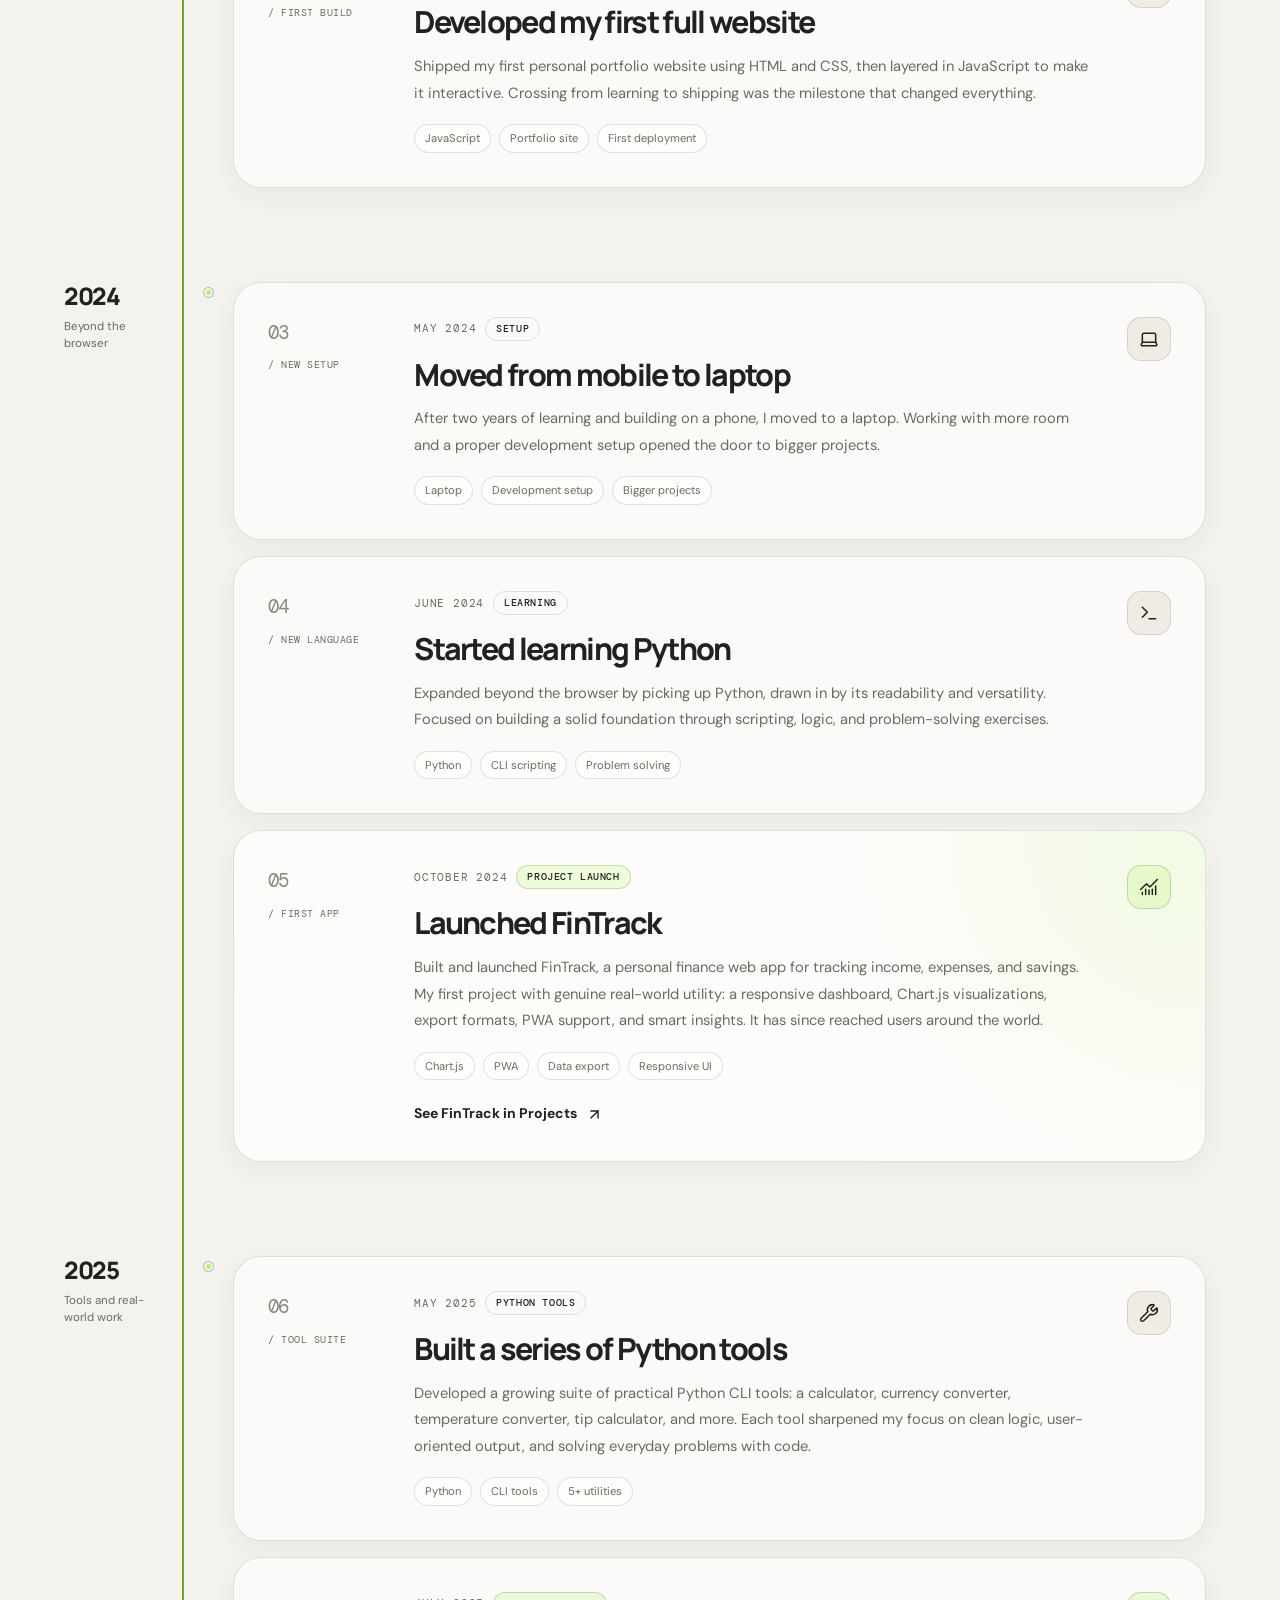
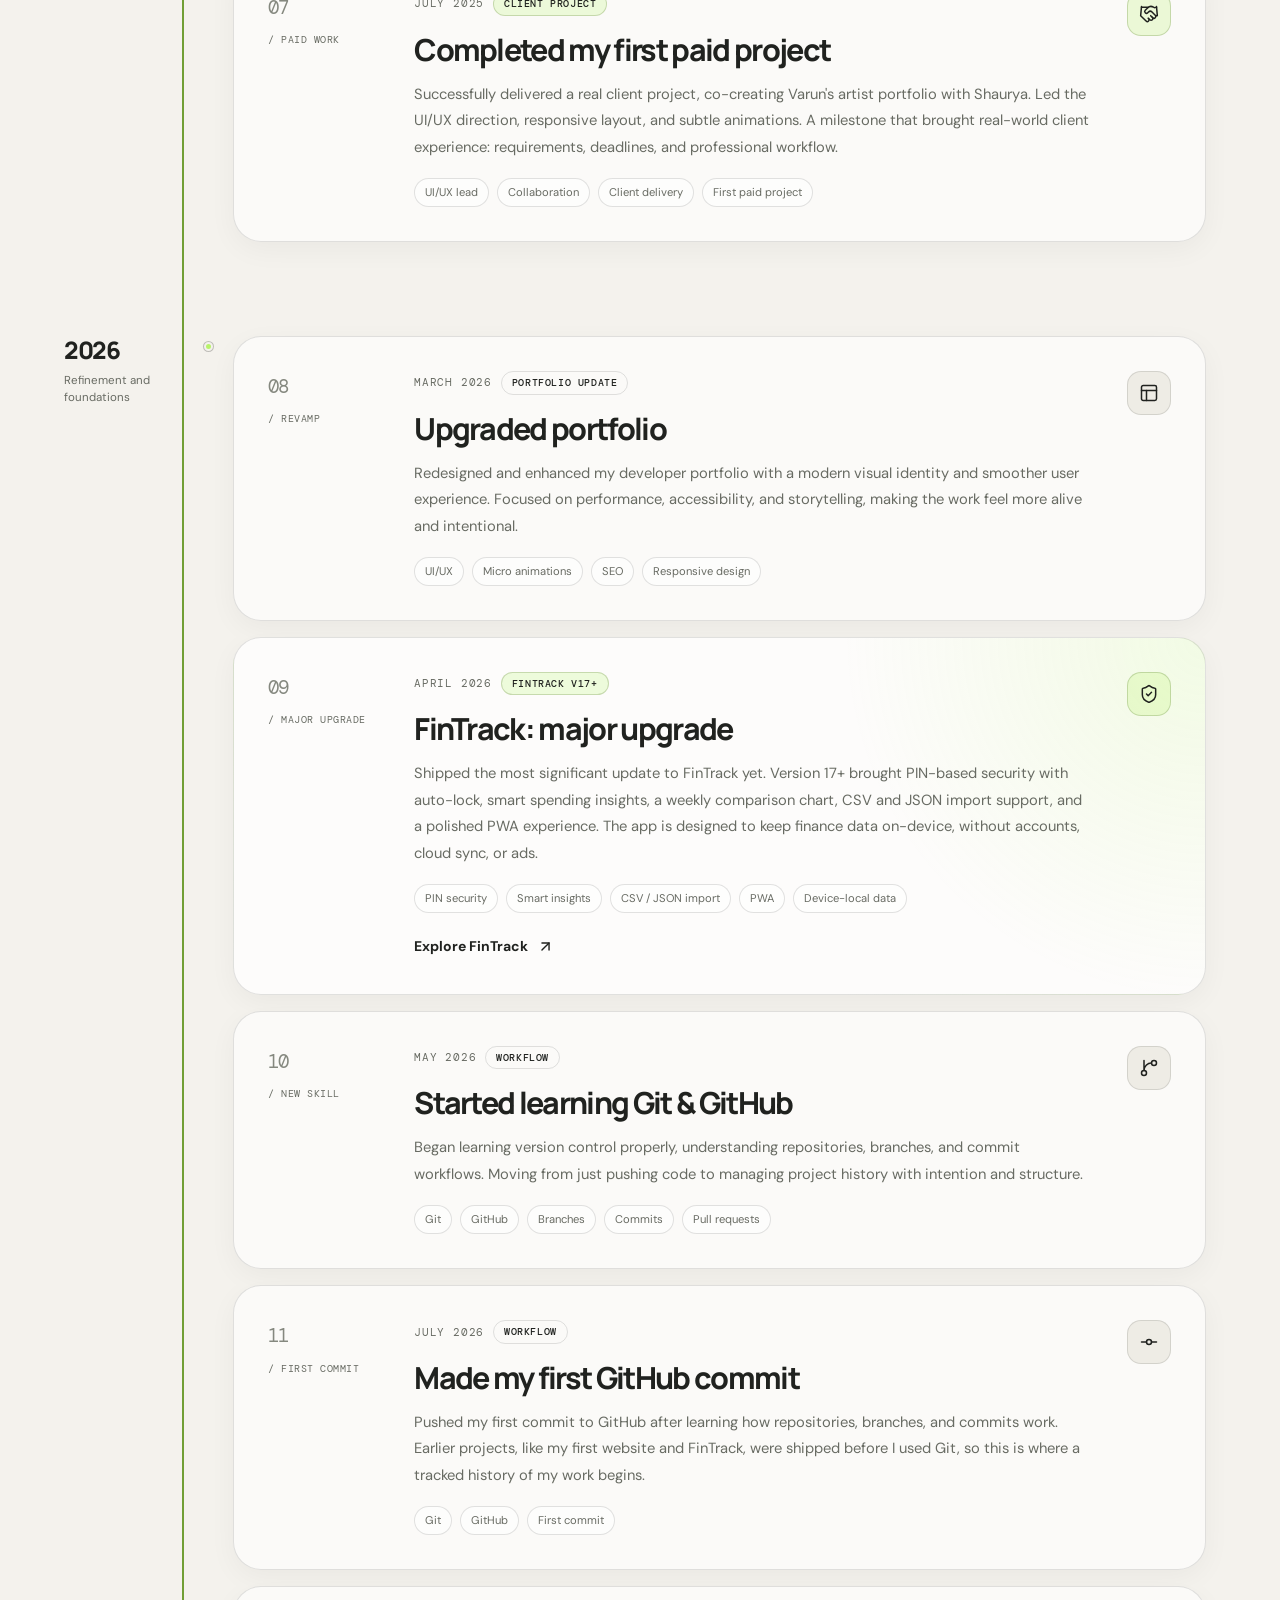
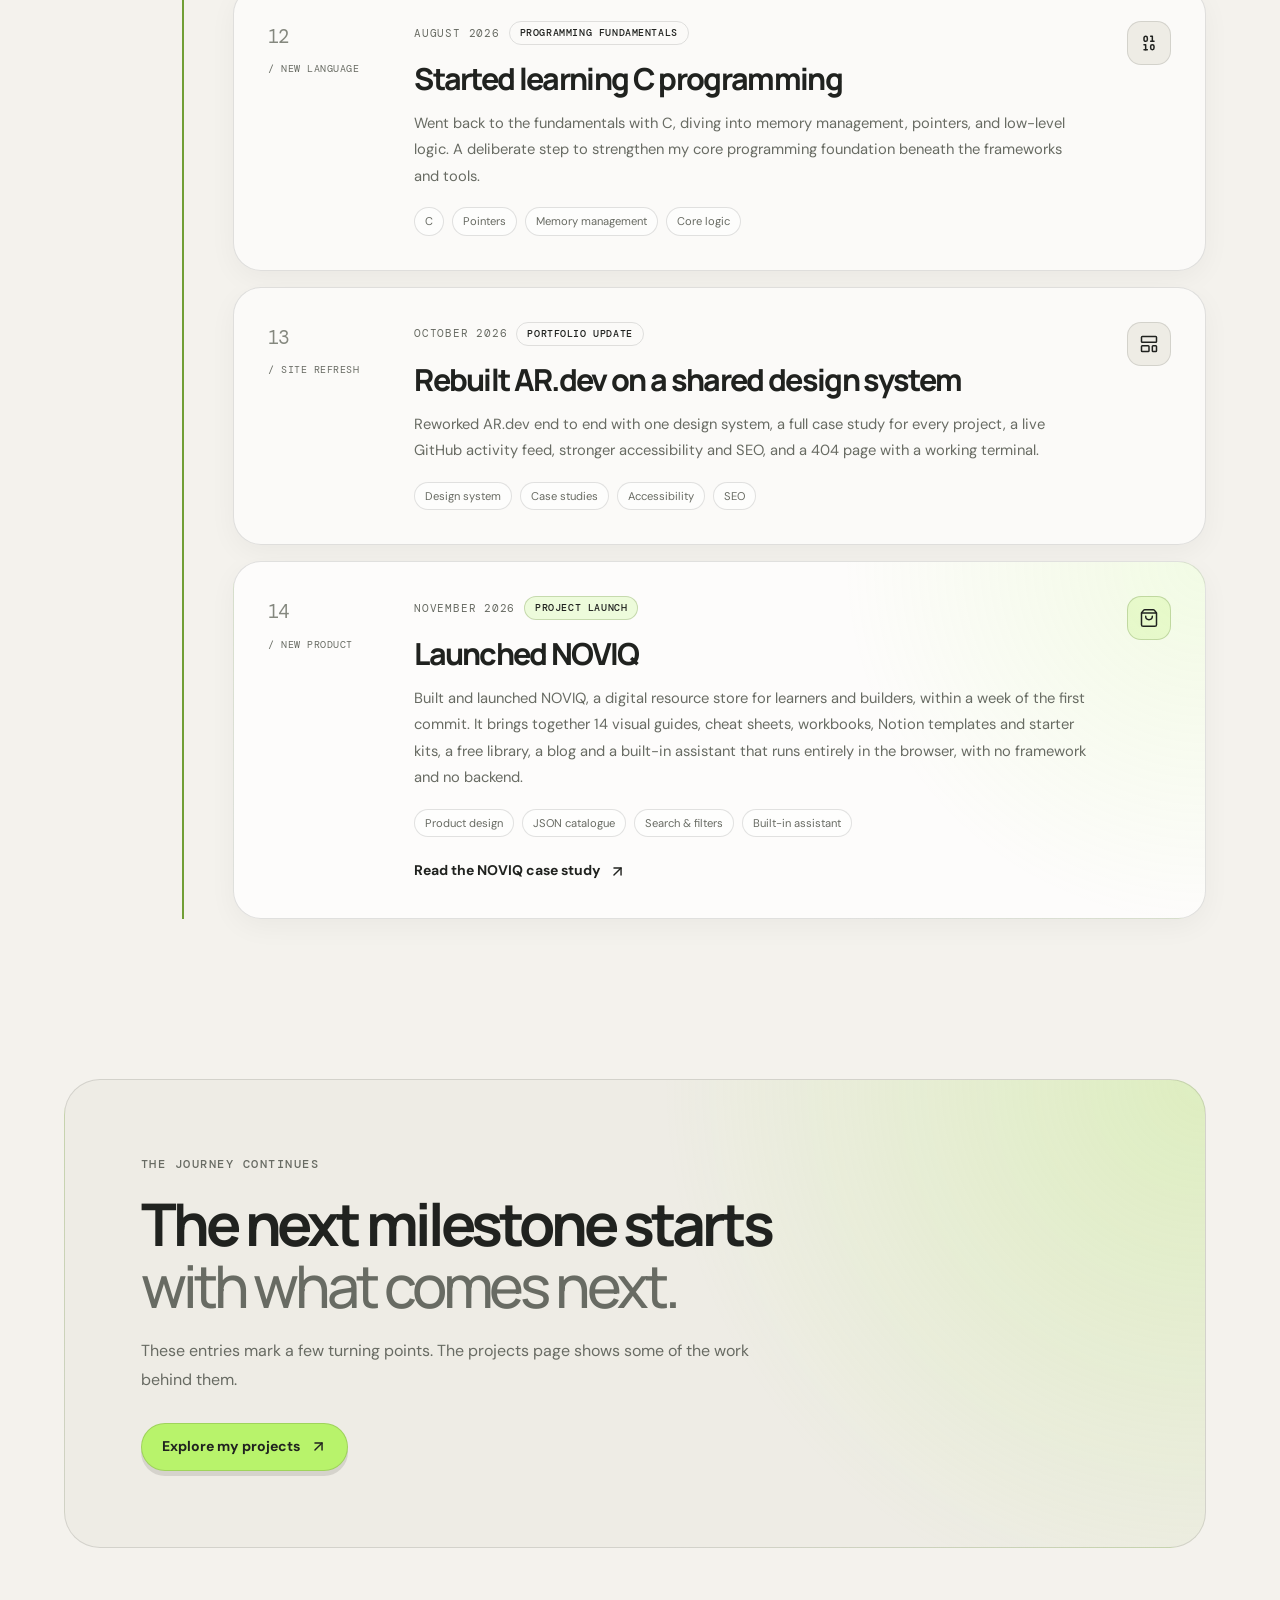
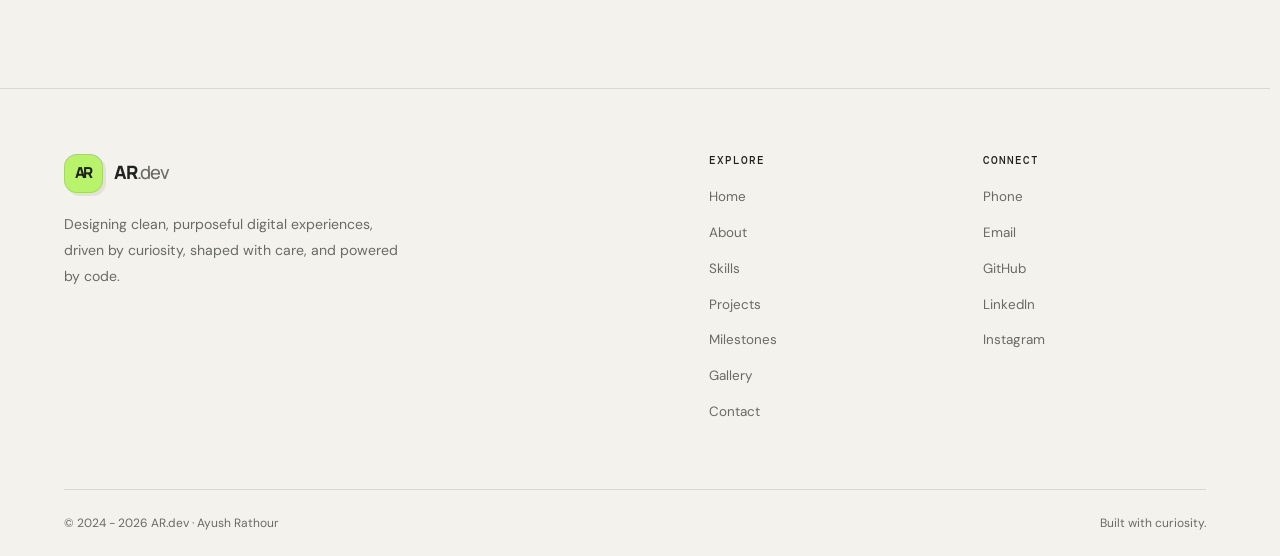
<file: page/milestones.html>
<!doctype html>
<html lang="en">
  <head>
    <script>
      /* Loader mode, decided before first paint (see js/loader.js):
         "loader-slim" skips the card after the first page of a visit,
         "pt-enter" opens the page under the transition curtain. */
      (function () {
        try {
          var d = document.documentElement,
            s = sessionStorage,
            t = +s.getItem("ardev:transition");
          if (t && Date.now() - t < 8000)
            d.classList.add("loader-slim", "pt-enter");
          else if (s.getItem("ardev:loader-seen"))
            d.classList.add("loader-slim");
          s.removeItem("ardev:transition");
        } catch (e) {}
      })();
    </script>
    <meta charset="UTF-8" />
    <meta name="viewport" content="width=device-width, initial-scale=1.0" />

    <title>Milestones | AR.dev</title>
    <meta
      name="description"
      content="A chronological record of Ayush Rathour's AR.dev journey, from learning HTML and CSS in 2022 to building projects and exploring new technologies."
    />
    <meta name="author" content="Ayush Rathour" />
    <meta name="theme-color" content="#f4f2ed" />
    <link
      rel="canonical"
      href="https://ayushrathour.site/page/milestones.html"
    />

    <!-- Open Graph -->
    <meta property="og:type" content="website" />
    <meta property="og:site_name" content="AR.dev" />
    <meta property="og:locale" content="en_IN" />
    <meta
      property="og:url"
      content="https://ayushrathour.site/page/milestones.html"
    />
    <meta property="og:title" content="Milestones | AR.dev" />
    <meta
      property="og:description"
      content="A chronological record of Ayush Rathour's AR.dev journey, from learning HTML and CSS in 2022 to building projects and exploring new technologies."
    />
    <meta
      property="og:image"
      content="https://ayushrathour.site/assets/og-milestones.png"
    />
    <meta property="og:image:width" content="1200" />
    <meta property="og:image:height" content="630" />
    <meta
      property="og:image:alt"
      content="AR.dev: Certificates, achievements and progress of Ayush Rathour"
    />

    <!-- Twitter / X card -->
    <meta name="twitter:card" content="summary_large_image" />
    <meta name="twitter:title" content="Milestones | AR.dev" />
    <meta
      name="twitter:description"
      content="A chronological record of Ayush Rathour's AR.dev journey, from learning HTML and CSS in 2022 to building projects and exploring new technologies."
    />
    <meta
      name="twitter:image"
      content="https://ayushrathour.site/assets/og-milestones.png"
    />
    <meta
      name="twitter:image:alt"
      content="AR.dev: Certificates, achievements and progress of Ayush Rathour"
    />

    <link rel="icon" href="../assets/favicon.png" type="image/png" />
    <link
      rel="icon"
      href="../assets/favicon-32.png"
      sizes="32x32"
      type="image/png"
    />
    <link rel="apple-touch-icon" href="../assets/apple-touch-icon.png" />
    <link rel="manifest" href="../manifest.webmanifest" />
    <link rel="preconnect" href="https://fonts.googleapis.com" />
    <link rel="preconnect" href="https://fonts.gstatic.com" crossorigin />
    <link
      href="https://fonts.googleapis.com/css2?family=DM+Mono:wght@400;500&family=DM+Sans:wght@400;500;600;700&family=Manrope:wght@400;500;600;700;800&display=swap"
      rel="stylesheet"
    />

    <link rel="stylesheet" href="../css/styles.css" />
    <link rel="stylesheet" href="../css/milestones.css" />

    <script src="../js/loader.js" defer></script>
    <script src="../js/main.js" defer></script>
    <script src="../js/pages.js" defer></script>

    <!-- Structured data: this page and its breadcrumb -->
    <script type="application/ld+json">
      {
        "@context": "https://schema.org",
        "@graph": [
          {
            "@type": "WebPage",
            "@id": "https://ayushrathour.site/page/milestones.html#webpage",
            "url": "https://ayushrathour.site/page/milestones.html",
            "name": "Milestones | AR.dev",
            "description": "A chronological record of Ayush Rathour's AR.dev journey, from learning HTML and CSS in 2022 to building projects and exploring new technologies.",
            "inLanguage": "en",
            "isPartOf": {
              "@id": "https://ayushrathour.site/#website"
            },
            "about": {
              "@id": "https://ayushrathour.site/#person"
            },
            "breadcrumb": {
              "@id": "https://ayushrathour.site/page/milestones.html#breadcrumb"
            }
          },
          {
            "@type": "BreadcrumbList",
            "@id": "https://ayushrathour.site/page/milestones.html#breadcrumb",
            "itemListElement": [
              {
                "@type": "ListItem",
                "position": 1,
                "name": "Home",
                "item": "https://ayushrathour.site/"
              },
              {
                "@type": "ListItem",
                "position": 2,
                "name": "Milestones",
                "item": "https://ayushrathour.site/page/milestones.html"
              }
            ]
          }
        ]
      }
    </script>
  </head>

  <body class="milestones-page">
    <!-- ==================== PAGE LOADER ====================
         Full card on the first page of a visit, a slim bar after that: see js/loader.js.
         Each row is a task that finishes when its assets have loaded. -->
    <div class="page-loader" id="page-loader" data-page="Milestones">
      <div class="page-loader-card">
        <div class="page-loader-mark" aria-hidden="true"><span>AR</span></div>
        <p class="page-loader-title">Milestones</p>
        <p class="page-loader-lede">
          Every step since May 2022: first lines of code, shipped projects and
          client work.
        </p>

        <ul class="page-loader-list">
          <li data-task="fonts" data-state="active">
            <span class="pl-dot" aria-hidden="true"></span>
            <span class="pl-name">Type system</span>
            <span class="pl-state">Fetching</span>
          </li>
          <li data-task="page" data-state="active">
            <span class="pl-dot" aria-hidden="true"></span>
            <span class="pl-name">The timeline</span>
            <span class="pl-state">Fetching</span>
          </li>
        </ul>

        <div class="page-loader-foot">
          <div
            class="pl-track"
            role="progressbar"
            aria-label="Loading the Milestones page"
            aria-valuemin="0"
            aria-valuemax="100"
            aria-valuenow="0"
          >
            <span class="pl-bar"></span>
          </div>
          <span class="pl-percent" aria-hidden="true">0%</span>
        </div>
        <p
          class="page-loader-live"
          id="page-loader-live"
          aria-live="polite"
        ></p>
      </div>
    </div>
    <noscript
      ><style>
        .page-loader {
          display: none;
        }
      </style></noscript
    >

    <a class="skip-link" href="#main-content">Skip to content</a>

    <header class="site-header">
      <div class="header-inner">
        <a class="logo" href="../" aria-label="AR.dev home">
          <span class="logo-mark">AR</span>
          <span class="logo-text">AR<span>.dev</span></span>
        </a>

        <button
          class="menu-toggle"
          id="menu-toggle"
          type="button"
          aria-label="Open navigation"
          aria-controls="main-nav"
          aria-expanded="false"
        >
          <svg
            xmlns="http://www.w3.org/2000/svg"
            class="lucide lucide-menu"
            width="24"
            height="24"
            viewBox="0 0 24 24"
            fill="none"
            stroke="currentColor"
            stroke-width="2"
            stroke-linecap="round"
            stroke-linejoin="round"
            aria-hidden="true"
          >
            <path d="M4 5h16" />
            <path d="M4 12h16" />
            <path d="M4 19h16" />
          </svg>
        </button>

        <nav class="main-nav" id="main-nav" aria-label="Main navigation">
          <a href="../" class="nav-link">Home</a>
          <a href="about.html" class="nav-link">About</a>
          <a href="skills.html" class="nav-link">Skills</a>
          <a href="projects.html" class="nav-link">Projects</a>
          <a href="milestones.html" class="nav-link">Milestones</a>
          <a href="gallery.html" class="nav-link">Gallery</a>
          <a href="contact.html" class="nav-link">Contact</a>
        </nav>

        <a class="header-cta" href="contact.html">
          Let's talk
          <svg
            xmlns="http://www.w3.org/2000/svg"
            class="lucide lucide-arrow-up-right"
            width="24"
            height="24"
            viewBox="0 0 24 24"
            fill="none"
            stroke="currentColor"
            stroke-width="2"
            stroke-linecap="round"
            stroke-linejoin="round"
            aria-hidden="true"
          >
            <path d="M7 7h10v10" />
            <path d="M7 17 17 7" />
          </svg>
        </a>
      </div>
    </header>

    <main id="main-content">
      <section class="milestones-hero section">
        <div class="milestones-hero-copy">
          <p class="eyebrow">THE AR.DEV JOURNEY · 2022-2026</p>
          <h1>Small steps.<br /><span>Real progress.</span></h1>
          <p class="milestones-intro">
            A record of the moments that moved me forward: from learning to code
            on a phone, to shipping projects, working with a client, and
            continuing to explore what I can build next.
          </p>
        </div>

        <aside
          class="milestones-summary"
          aria-label="Milestone archive summary"
        >
          <span class="mono-label">THE ARCHIVE</span>
          <div class="milestones-summary-number">14</div>
          <p>documented milestones</p>
          <div class="milestones-summary-bottom">
            <span>FIRST STEP</span>
            <strong>May 2022</strong>
            <span class="summary-divider" aria-hidden="true"></span>
            <span>LATEST ENTRY</span>
            <strong>Nov 2026</strong>
          </div>
        </aside>
      </section>

      <section
        class="milestone-archive section"
        aria-labelledby="milestone-archive-title"
      >
        <div class="milestone-archive-heading">
          <div>
            <p class="eyebrow">THE TIMELINE</p>
            <h2 id="milestone-archive-title">
              One thing led <span>to another.</span>
            </h2>
          </div>
          <p class="milestone-archive-note">
            Not a race or a checklist, just the steps that mark the journey so
            far. Plenty of smaller experiments never made this list, and that's
            part of learning.
          </p>
        </div>

        <nav class="milestone-year-nav" aria-label="Jump to milestones by year">
          <span class="year-nav-label">JUMP TO YEAR</span>
          <a href="#year-2022">2022 <span>01</span></a>
          <a href="#year-2023">2023 <span>01</span></a>
          <a href="#year-2024">2024 <span>03</span></a>
          <a href="#year-2025">2025 <span>02</span></a>
          <a href="#year-2026">2026 <span>07</span></a>
        </nav>

        <div class="milestone-timeline">
          <section
            class="milestone-year"
            id="year-2022"
            aria-labelledby="year-2022-title"
          >
            <div class="milestone-year-marker">
              <span class="milestone-year-dot" aria-hidden="true"></span>
              <h3 id="year-2022-title">2022</h3>
              <span class="milestone-year-caption">The beginning</span>
            </div>

            <article class="milestone-card">
              <div class="milestone-card-index">
                01 <span>/ FIRST STEP</span>
              </div>
              <div class="milestone-card-content">
                <div class="milestone-card-meta">
                  <time datetime="2022-05">MAY 2022</time>
                  <span class="milestone-type">Learning</span>
                </div>
                <h4>Started my coding journey</h4>
                <p>
                  Began learning to code driven by curiosity about how
                  technology works. Started entirely on mobile, watching
                  tutorials and experimenting with HTML and CSS, which lit the
                  spark that's been burning ever since.
                </p>
                <ul class="milestone-tags" aria-label="Topics">
                  <li>HTML</li>
                  <li>CSS</li>
                  <li>Mobile learning</li>
                </ul>
              </div>
              <span class="milestone-card-symbol" aria-hidden="true"
                ><svg
                  xmlns="http://www.w3.org/2000/svg"
                  class="lucide lucide-sprout"
                  width="24"
                  height="24"
                  viewBox="0 0 24 24"
                  fill="none"
                  stroke="currentColor"
                  stroke-width="2"
                  stroke-linecap="round"
                  stroke-linejoin="round"
                  aria-hidden="true"
                >
                  <path
                    d="M14 9.536V7a4 4 0 0 1 4-4h1.5a.5.5 0 0 1 .5.5V5a4 4 0 0 1-4 4 4 4 0 0 0-4 4c0 2 1 3 1 5a5 5 0 0 1-1 3"
                  />
                  <path d="M4 9a5 5 0 0 1 8 4 5 5 0 0 1-8-4" />
                  <path d="M5 21h14" /></svg
              ></span>
            </article>
          </section>

          <section
            class="milestone-year"
            id="year-2023"
            aria-labelledby="year-2023-title"
          >
            <div class="milestone-year-marker">
              <span class="milestone-year-dot" aria-hidden="true"></span>
              <h3 id="year-2023-title">2023</h3>
              <span class="milestone-year-caption"
                >From learning to shipping</span
              >
            </div>

            <article class="milestone-card">
              <div class="milestone-card-index">
                02 <span>/ FIRST BUILD</span>
              </div>
              <div class="milestone-card-content">
                <div class="milestone-card-meta">
                  <time datetime="2023-02">FEB 2023</time>
                  <span class="milestone-type">First website</span>
                </div>
                <h4>Developed my first full website</h4>
                <p>
                  Shipped my first personal portfolio website using HTML and
                  CSS, then layered in JavaScript to make it interactive.
                  Crossing from learning to shipping was the milestone that
                  changed everything.
                </p>
                <ul class="milestone-tags" aria-label="Topics">
                  <li>JavaScript</li>
                  <li>Portfolio site</li>
                  <li>First deployment</li>
                </ul>
              </div>
              <span class="milestone-card-symbol" aria-hidden="true"
                ><svg
                  xmlns="http://www.w3.org/2000/svg"
                  class="lucide lucide-panels-top-left"
                  width="24"
                  height="24"
                  viewBox="0 0 24 24"
                  fill="none"
                  stroke="currentColor"
                  stroke-width="2"
                  stroke-linecap="round"
                  stroke-linejoin="round"
                  aria-hidden="true"
                >
                  <rect width="18" height="18" x="3" y="3" rx="2" />
                  <path d="M3 9h18" />
                  <path d="M9 21V9" /></svg
              ></span>
            </article>
          </section>

          <section
            class="milestone-year"
            id="year-2024"
            aria-labelledby="year-2024-title"
          >
            <div class="milestone-year-marker">
              <span class="milestone-year-dot" aria-hidden="true"></span>
              <h3 id="year-2024-title">2024</h3>
              <span class="milestone-year-caption">Beyond the browser</span>
            </div>

            <article class="milestone-card">
              <div class="milestone-card-index">
                03 <span>/ NEW SETUP</span>
              </div>
              <div class="milestone-card-content">
                <div class="milestone-card-meta">
                  <time datetime="2024-05">MAY 2024</time>
                  <span class="milestone-type">Setup</span>
                </div>
                <h4>Moved from mobile to laptop</h4>
                <p>
                  After two years of learning and building on a phone, I moved
                  to a laptop. Working with more room and a proper development
                  setup opened the door to bigger projects.
                </p>
                <ul class="milestone-tags" aria-label="Topics">
                  <li>Laptop</li>
                  <li>Development setup</li>
                  <li>Bigger projects</li>
                </ul>
              </div>
              <span class="milestone-card-symbol" aria-hidden="true"
                ><svg
                  xmlns="http://www.w3.org/2000/svg"
                  class="lucide lucide-laptop"
                  width="24"
                  height="24"
                  viewBox="0 0 24 24"
                  fill="none"
                  stroke="currentColor"
                  stroke-width="2"
                  stroke-linecap="round"
                  stroke-linejoin="round"
                  aria-hidden="true"
                >
                  <path
                    d="M18 5a2 2 0 0 1 2 2v8.526a2 2 0 0 0 .212.897l1.068 2.127a1 1 0 0 1-.9 1.45H3.62a1 1 0 0 1-.9-1.45l1.068-2.127A2 2 0 0 0 4 15.526V7a2 2 0 0 1 2-2z"
                  />
                  <path d="M20.054 15.987H3.946" /></svg
              ></span>
            </article>

            <article class="milestone-card">
              <div class="milestone-card-index">
                04 <span>/ NEW LANGUAGE</span>
              </div>
              <div class="milestone-card-content">
                <div class="milestone-card-meta">
                  <time datetime="2024-06">JUNE 2024</time>
                  <span class="milestone-type">Learning</span>
                </div>
                <h4>Started learning Python</h4>
                <p>
                  Expanded beyond the browser by picking up Python, drawn in by
                  its readability and versatility. Focused on building a solid
                  foundation through scripting, logic, and problem-solving
                  exercises.
                </p>
                <ul class="milestone-tags" aria-label="Topics">
                  <li>Python</li>
                  <li>CLI scripting</li>
                  <li>Problem solving</li>
                </ul>
              </div>
              <span class="milestone-card-symbol" aria-hidden="true"
                ><svg
                  xmlns="http://www.w3.org/2000/svg"
                  class="lucide lucide-terminal"
                  width="24"
                  height="24"
                  viewBox="0 0 24 24"
                  fill="none"
                  stroke="currentColor"
                  stroke-width="2"
                  stroke-linecap="round"
                  stroke-linejoin="round"
                  aria-hidden="true"
                >
                  <path d="M12 19h8" />
                  <path d="m4 17 6-6-6-6" /></svg
              ></span>
            </article>

            <article class="milestone-card milestone-card-featured">
              <div class="milestone-card-index">
                05 <span>/ FIRST APP</span>
              </div>
              <div class="milestone-card-content">
                <div class="milestone-card-meta">
                  <time datetime="2024-10">OCTOBER 2024</time>
                  <span class="milestone-type milestone-type-accent"
                    >Project launch</span
                  >
                </div>
                <h4>Launched FinTrack</h4>
                <p>
                  Built and launched FinTrack, a personal finance web app for
                  tracking income, expenses, and savings. My first project with
                  genuine real-world utility: a responsive dashboard, Chart.js
                  visualizations, export formats, PWA support, and smart
                  insights. It has since reached users around the world.
                </p>
                <ul class="milestone-tags" aria-label="Topics">
                  <li>Chart.js</li>
                  <li>PWA</li>
                  <li>Data export</li>
                  <li>Responsive UI</li>
                </ul>
                <a class="milestone-evidence" href="projects.html">
                  See FinTrack in Projects
                  <svg
                    xmlns="http://www.w3.org/2000/svg"
                    class="lucide lucide-arrow-up-right"
                    width="24"
                    height="24"
                    viewBox="0 0 24 24"
                    fill="none"
                    stroke="currentColor"
                    stroke-width="2"
                    stroke-linecap="round"
                    stroke-linejoin="round"
                    aria-hidden="true"
                  >
                    <path d="M7 7h10v10" />
                    <path d="M7 17 17 7" />
                  </svg>
                </a>
              </div>
              <span class="milestone-card-symbol" aria-hidden="true"
                ><svg
                  xmlns="http://www.w3.org/2000/svg"
                  class="lucide lucide-chart-no-axes-combined"
                  width="24"
                  height="24"
                  viewBox="0 0 24 24"
                  fill="none"
                  stroke="currentColor"
                  stroke-width="2"
                  stroke-linecap="round"
                  stroke-linejoin="round"
                  aria-hidden="true"
                >
                  <path d="M12 16v5" />
                  <path d="M16 14.639V21" />
                  <path d="M20 10.656V21" />
                  <path
                    d="m22 3-8.646 8.646a.5.5 0 0 1-.708 0L9.354 8.354a.5.5 0 0 0-.707 0L2 15"
                  />
                  <path d="M4 18.463V21" />
                  <path d="M8 14.656V21" /></svg
              ></span>
            </article>
          </section>

          <section
            class="milestone-year"
            id="year-2025"
            aria-labelledby="year-2025-title"
          >
            <div class="milestone-year-marker">
              <span class="milestone-year-dot" aria-hidden="true"></span>
              <h3 id="year-2025-title">2025</h3>
              <span class="milestone-year-caption"
                >Tools and real-world work</span
              >
            </div>

            <article class="milestone-card">
              <div class="milestone-card-index">
                06 <span>/ TOOL SUITE</span>
              </div>
              <div class="milestone-card-content">
                <div class="milestone-card-meta">
                  <time datetime="2025-05">MAY 2025</time>
                  <span class="milestone-type">Python tools</span>
                </div>
                <h4>Built a series of Python tools</h4>
                <p>
                  Developed a growing suite of practical Python CLI tools: a
                  calculator, currency converter, temperature converter, tip
                  calculator, and more. Each tool sharpened my focus on clean
                  logic, user-oriented output, and solving everyday problems
                  with code.
                </p>
                <ul class="milestone-tags" aria-label="Topics">
                  <li>Python</li>
                  <li>CLI tools</li>
                  <li>5+ utilities</li>
                </ul>
              </div>
              <span class="milestone-card-symbol" aria-hidden="true"
                ><svg
                  xmlns="http://www.w3.org/2000/svg"
                  class="lucide lucide-wrench"
                  width="24"
                  height="24"
                  viewBox="0 0 24 24"
                  fill="none"
                  stroke="currentColor"
                  stroke-width="2"
                  stroke-linecap="round"
                  stroke-linejoin="round"
                  aria-hidden="true"
                >
                  <path
                    d="M14.7 6.3a1 1 0 0 0 0 1.4l1.6 1.6a1 1 0 0 0 1.4 0l3.106-3.105c.32-.322.863-.22.983.218a6 6 0 0 1-8.259 7.057l-7.91 7.91a1 1 0 0 1-2.999-3l7.91-7.91a6 6 0 0 1 7.057-8.259c.438.12.54.662.219.984z"
                  /></svg
              ></span>
            </article>

            <article class="milestone-card milestone-card-paid">
              <div class="milestone-card-index">
                07 <span>/ PAID WORK</span>
              </div>
              <div class="milestone-card-content">
                <div class="milestone-card-meta">
                  <time datetime="2025-07">JULY 2025</time>
                  <span class="milestone-type milestone-type-accent"
                    >Client project</span
                  >
                </div>
                <h4>Completed my first paid project</h4>
                <p>
                  Successfully delivered a real client project, co-creating
                  Varun's artist portfolio with Shaurya. Led the UI/UX
                  direction, responsive layout, and subtle animations. A
                  milestone that brought real-world client experience:
                  requirements, deadlines, and professional workflow.
                </p>
                <ul class="milestone-tags" aria-label="Topics">
                  <li>UI/UX lead</li>
                  <li>Collaboration</li>
                  <li>Client delivery</li>
                  <li>First paid project</li>
                </ul>
              </div>
              <span class="milestone-card-symbol" aria-hidden="true"
                ><svg
                  xmlns="http://www.w3.org/2000/svg"
                  class="lucide lucide-handshake"
                  width="24"
                  height="24"
                  viewBox="0 0 24 24"
                  fill="none"
                  stroke="currentColor"
                  stroke-width="2"
                  stroke-linecap="round"
                  stroke-linejoin="round"
                  aria-hidden="true"
                >
                  <path d="m11 17 2 2a1 1 0 1 0 3-3" />
                  <path
                    d="m14 14 2.5 2.5a1 1 0 1 0 3-3l-3.88-3.88a3 3 0 0 0-4.24 0l-.88.88a1 1 0 1 1-3-3l2.81-2.81a5.79 5.79 0 0 1 7.06-.87l.47.28a2 2 0 0 0 1.42.25L21 4"
                  />
                  <path d="m21 3 1 11h-2" />
                  <path d="M3 3 2 14l6.5 6.5a1 1 0 1 0 3-3" />
                  <path d="M3 4h8" /></svg
              ></span>
            </article>
          </section>

          <section
            class="milestone-year"
            id="year-2026"
            aria-labelledby="year-2026-title"
          >
            <div class="milestone-year-marker">
              <span class="milestone-year-dot" aria-hidden="true"></span>
              <h3 id="year-2026-title">2026</h3>
              <span class="milestone-year-caption"
                >Refinement and foundations</span
              >
            </div>

            <article class="milestone-card">
              <div class="milestone-card-index">08 <span>/ REVAMP</span></div>
              <div class="milestone-card-content">
                <div class="milestone-card-meta">
                  <time datetime="2026-03">MARCH 2026</time>
                  <span class="milestone-type">Portfolio update</span>
                </div>
                <h4>Upgraded portfolio</h4>
                <p>
                  Redesigned and enhanced my developer portfolio with a modern
                  visual identity and smoother user experience. Focused on
                  performance, accessibility, and storytelling, making the work
                  feel more alive and intentional.
                </p>
                <ul class="milestone-tags" aria-label="Topics">
                  <li>UI/UX</li>
                  <li>Micro animations</li>
                  <li>SEO</li>
                  <li>Responsive design</li>
                </ul>
              </div>
              <span class="milestone-card-symbol" aria-hidden="true"
                ><svg
                  xmlns="http://www.w3.org/2000/svg"
                  class="lucide lucide-panels-top-left"
                  width="24"
                  height="24"
                  viewBox="0 0 24 24"
                  fill="none"
                  stroke="currentColor"
                  stroke-width="2"
                  stroke-linecap="round"
                  stroke-linejoin="round"
                  aria-hidden="true"
                >
                  <rect width="18" height="18" x="3" y="3" rx="2" />
                  <path d="M3 9h18" />
                  <path d="M9 21V9" /></svg
              ></span>
            </article>

            <article class="milestone-card milestone-card-featured">
              <div class="milestone-card-index">
                09 <span>/ MAJOR UPGRADE</span>
              </div>
              <div class="milestone-card-content">
                <div class="milestone-card-meta">
                  <time datetime="2026-04">APRIL 2026</time>
                  <span class="milestone-type milestone-type-accent"
                    >FinTrack v17+</span
                  >
                </div>
                <h4>FinTrack: major upgrade</h4>
                <p>
                  Shipped the most significant update to FinTrack yet. Version
                  17+ brought PIN-based security with auto-lock, smart spending
                  insights, a weekly comparison chart, CSV and JSON import
                  support, and a polished PWA experience. The app is designed to
                  keep finance data on-device, without accounts, cloud sync, or
                  ads.
                </p>
                <ul class="milestone-tags" aria-label="Topics">
                  <li>PIN security</li>
                  <li>Smart insights</li>
                  <li>CSV / JSON import</li>
                  <li>PWA</li>
                  <li>Device-local data</li>
                </ul>
                <a class="milestone-evidence" href="projects.html">
                  Explore FinTrack
                  <svg
                    xmlns="http://www.w3.org/2000/svg"
                    class="lucide lucide-arrow-up-right"
                    width="24"
                    height="24"
                    viewBox="0 0 24 24"
                    fill="none"
                    stroke="currentColor"
                    stroke-width="2"
                    stroke-linecap="round"
                    stroke-linejoin="round"
                    aria-hidden="true"
                  >
                    <path d="M7 7h10v10" />
                    <path d="M7 17 17 7" />
                  </svg>
                </a>
              </div>
              <span class="milestone-card-symbol" aria-hidden="true"
                ><svg
                  xmlns="http://www.w3.org/2000/svg"
                  class="lucide lucide-shield-check"
                  width="24"
                  height="24"
                  viewBox="0 0 24 24"
                  fill="none"
                  stroke="currentColor"
                  stroke-width="2"
                  stroke-linecap="round"
                  stroke-linejoin="round"
                  aria-hidden="true"
                >
                  <path
                    d="M20 13c0 5-3.5 7.5-7.66 8.95a1 1 0 0 1-.67-.01C7.5 20.5 4 18 4 13V6a1 1 0 0 1 1-1c2 0 4.5-1.2 6.24-2.72a1.17 1.17 0 0 1 1.52 0C14.51 3.81 17 5 19 5a1 1 0 0 1 1 1z"
                  />
                  <path d="m9 12 2 2 4-4" /></svg
              ></span>
            </article>

            <article class="milestone-card">
              <div class="milestone-card-index">
                10 <span>/ NEW SKILL</span>
              </div>
              <div class="milestone-card-content">
                <div class="milestone-card-meta">
                  <time datetime="2026-05">MAY 2026</time>
                  <span class="milestone-type">Workflow</span>
                </div>
                <h4>Started learning Git &amp; GitHub</h4>
                <p>
                  Began learning version control properly, understanding
                  repositories, branches, and commit workflows. Moving from just
                  pushing code to managing project history with intention and
                  structure.
                </p>
                <ul class="milestone-tags" aria-label="Topics">
                  <li>Git</li>
                  <li>GitHub</li>
                  <li>Branches</li>
                  <li>Commits</li>
                  <li>Pull requests</li>
                </ul>
              </div>
              <span class="milestone-card-symbol" aria-hidden="true"
                ><svg
                  xmlns="http://www.w3.org/2000/svg"
                  class="lucide lucide-git-branch"
                  width="24"
                  height="24"
                  viewBox="0 0 24 24"
                  fill="none"
                  stroke="currentColor"
                  stroke-width="2"
                  stroke-linecap="round"
                  stroke-linejoin="round"
                  aria-hidden="true"
                >
                  <path d="M15 6a9 9 0 0 0-9 9V3" />
                  <circle cx="18" cy="6" r="3" />
                  <circle cx="6" cy="18" r="3" /></svg
              ></span>
            </article>

            <article class="milestone-card">
              <div class="milestone-card-index">
                11 <span>/ FIRST COMMIT</span>
              </div>
              <div class="milestone-card-content">
                <div class="milestone-card-meta">
                  <time datetime="2026-07">JULY 2026</time>
                  <span class="milestone-type">Workflow</span>
                </div>
                <h4>Made my first GitHub commit</h4>
                <p>
                  Pushed my first commit to GitHub after learning how
                  repositories, branches, and commits work. Earlier projects,
                  like my first website and FinTrack, were shipped before I used
                  Git, so this is where a tracked history of my work begins.
                </p>
                <ul class="milestone-tags" aria-label="Topics">
                  <li>Git</li>
                  <li>GitHub</li>
                  <li>First commit</li>
                </ul>
              </div>
              <span class="milestone-card-symbol" aria-hidden="true"
                ><svg
                  xmlns="http://www.w3.org/2000/svg"
                  class="lucide lucide-git-commit-horizontal"
                  width="24"
                  height="24"
                  viewBox="0 0 24 24"
                  fill="none"
                  stroke="currentColor"
                  stroke-width="2"
                  stroke-linecap="round"
                  stroke-linejoin="round"
                  aria-hidden="true"
                >
                  <circle cx="12" cy="12" r="3" />
                  <line x1="3" x2="9" y1="12" y2="12" />
                  <line x1="15" x2="21" y1="12" y2="12" /></svg
              ></span>
            </article>

            <article class="milestone-card">
              <div class="milestone-card-index">
                12 <span>/ NEW LANGUAGE</span>
              </div>
              <div class="milestone-card-content">
                <div class="milestone-card-meta">
                  <time datetime="2026-08">AUGUST 2026</time>
                  <span class="milestone-type">Programming fundamentals</span>
                </div>
                <h4>Started learning C programming</h4>
                <p>
                  Went back to the fundamentals with C, diving into memory
                  management, pointers, and low-level logic. A deliberate step
                  to strengthen my core programming foundation beneath the
                  frameworks and tools.
                </p>
                <ul class="milestone-tags" aria-label="Topics">
                  <li>C</li>
                  <li>Pointers</li>
                  <li>Memory management</li>
                  <li>Core logic</li>
                </ul>
              </div>
              <span class="milestone-card-symbol" aria-hidden="true"
                ><svg
                  xmlns="http://www.w3.org/2000/svg"
                  class="lucide lucide-binary"
                  width="24"
                  height="24"
                  viewBox="0 0 24 24"
                  fill="none"
                  stroke="currentColor"
                  stroke-width="2"
                  stroke-linecap="round"
                  stroke-linejoin="round"
                  aria-hidden="true"
                >
                  <rect x="14" y="14" width="4" height="6" rx="2" />
                  <rect x="6" y="4" width="4" height="6" rx="2" />
                  <path d="M6 20h4" />
                  <path d="M14 10h4" />
                  <path d="M6 14h2v6" />
                  <path d="M14 4h2v6" /></svg
              ></span>
            </article>

            <article class="milestone-card">
              <div class="milestone-card-index">
                13 <span>/ SITE REFRESH</span>
              </div>
              <div class="milestone-card-content">
                <div class="milestone-card-meta">
                  <time datetime="2026-10">OCTOBER 2026</time>
                  <span class="milestone-type">Portfolio update</span>
                </div>
                <h4>Rebuilt AR.dev on a shared design system</h4>
                <p>
                  Reworked AR.dev end to end with one design system, a full case
                  study for every project, a live GitHub activity feed, stronger
                  accessibility and SEO, and a 404 page with a working terminal.
                </p>
                <ul class="milestone-tags" aria-label="Topics">
                  <li>Design system</li>
                  <li>Case studies</li>
                  <li>Accessibility</li>
                  <li>SEO</li>
                </ul>
              </div>
              <span class="milestone-card-symbol" aria-hidden="true"
                ><svg
                  xmlns="http://www.w3.org/2000/svg"
                  class="lucide lucide-layout-template"
                  width="24"
                  height="24"
                  viewBox="0 0 24 24"
                  fill="none"
                  stroke="currentColor"
                  stroke-width="2"
                  stroke-linecap="round"
                  stroke-linejoin="round"
                  aria-hidden="true"
                >
                  <rect width="18" height="7" x="3" y="3" rx="1" />
                  <rect width="9" height="7" x="3" y="14" rx="1" />
                  <rect width="5" height="7" x="16" y="14" rx="1" /></svg
              ></span>
            </article>

            <article class="milestone-card milestone-card-featured">
              <div class="milestone-card-index">
                14 <span>/ NEW PRODUCT</span>
              </div>
              <div class="milestone-card-content">
                <div class="milestone-card-meta">
                  <time datetime="2026-11">NOVEMBER 2026</time>
                  <span class="milestone-type milestone-type-accent"
                    >Project launch</span
                  >
                </div>
                <h4>Launched NOVIQ</h4>
                <p>
                  Built and launched NOVIQ, a digital resource store for
                  learners and builders, within a week of the first commit. It
                  brings together 14 visual guides, cheat sheets, workbooks,
                  Notion templates and starter kits, a free library, a blog and
                  a built-in assistant that runs entirely in the browser, with
                  no framework and no backend.
                </p>
                <ul class="milestone-tags" aria-label="Topics">
                  <li>Product design</li>
                  <li>JSON catalogue</li>
                  <li>Search &amp; filters</li>
                  <li>Built-in assistant</li>
                </ul>
                <a class="milestone-evidence" href="projects.html#case-noviq">
                  Read the NOVIQ case study
                  <svg
                    xmlns="http://www.w3.org/2000/svg"
                    class="lucide lucide-arrow-up-right"
                    width="24"
                    height="24"
                    viewBox="0 0 24 24"
                    fill="none"
                    stroke="currentColor"
                    stroke-width="2"
                    stroke-linecap="round"
                    stroke-linejoin="round"
                    aria-hidden="true"
                  >
                    <path d="M7 7h10v10" />
                    <path d="M7 17 17 7" />
                  </svg>
                </a>
              </div>
              <span class="milestone-card-symbol" aria-hidden="true"
                ><svg
                  xmlns="http://www.w3.org/2000/svg"
                  class="lucide lucide-shopping-bag"
                  width="24"
                  height="24"
                  viewBox="0 0 24 24"
                  fill="none"
                  stroke="currentColor"
                  stroke-width="2"
                  stroke-linecap="round"
                  stroke-linejoin="round"
                  aria-hidden="true"
                >
                  <path d="M16 10a4 4 0 0 1-8 0" />
                  <path d="M3.103 6.034h17.794" />
                  <path
                    d="M3.4 5.467a2 2 0 0 0-.4 1.2V20a2 2 0 0 0 2 2h14a2 2 0 0 0 2-2V6.667a2 2 0 0 0-.4-1.2l-2-2.667A2 2 0 0 0 17 2H7a2 2 0 0 0-1.6.8z"
                  /></svg
              ></span>
            </article>
          </section>
        </div>
      </section>

      <section
        class="milestones-cta section"
        aria-labelledby="milestones-cta-title"
      >
        <div class="milestones-cta-inner">
          <p class="eyebrow">THE JOURNEY CONTINUES</p>
          <h2 id="milestones-cta-title">
            The next milestone starts <span>with what comes next.</span>
          </h2>
          <p>
            These entries mark a few turning points. The projects page shows
            some of the work behind them.
          </p>
          <a class="milestones-cta-link" href="projects.html">
            Explore my projects
            <svg
              xmlns="http://www.w3.org/2000/svg"
              class="lucide lucide-arrow-up-right"
              width="24"
              height="24"
              viewBox="0 0 24 24"
              fill="none"
              stroke="currentColor"
              stroke-width="2"
              stroke-linecap="round"
              stroke-linejoin="round"
              aria-hidden="true"
            >
              <path d="M7 7h10v10" />
              <path d="M7 17 17 7" />
            </svg>
          </a>
        </div>
      </section>
    </main>

    <footer class="site-footer">
      <div class="footer-main">
        <div class="footer-brand">
          <a class="logo" href="../" aria-label="AR.dev home">
            <span class="logo-mark">AR</span>
            <span class="logo-text">AR<span>.dev</span></span>
          </a>

          <p>
            Designing clean, purposeful digital experiences, driven by
            curiosity, shaped with care, and powered by code.
          </p>
        </div>

        <div class="footer-column">
          <h2>Explore</h2>
          <a href="../">Home</a>
          <a href="about.html">About</a>
          <a href="skills.html">Skills</a>
          <a href="projects.html">Projects</a>
          <a href="milestones.html">Milestones</a>
          <a href="gallery.html">Gallery</a>
          <a href="contact.html">Contact</a>
        </div>

        <div class="footer-column">
          <h2>Connect</h2>
          <a href="tel:+919548069160">Phone</a>
          <a href="mailto:ayushrathour.dev@gmail.com">Email</a>
          <a
            href="https://github.com/ayush-rathour"
            target="_blank"
            rel="noopener noreferrer"
            >GitHub</a
          >
          <a
            href="https://www.linkedin.com/in/ayushrathourrr/"
            target="_blank"
            rel="noopener noreferrer"
            >LinkedIn</a
          >
          <a
            href="https://www.instagram.com/ayushrathourrr"
            target="_blank"
            rel="noopener noreferrer"
            >Instagram</a
          >
        </div>
      </div>

      <div class="footer-bottom">
        <p>
          © 2024 - <span id="current-year">2026</span> AR.dev · Ayush Rathour
        </p>
        <p>Built with curiosity.</p>
      </div>
    </footer>
  </body>
</html>
</file>
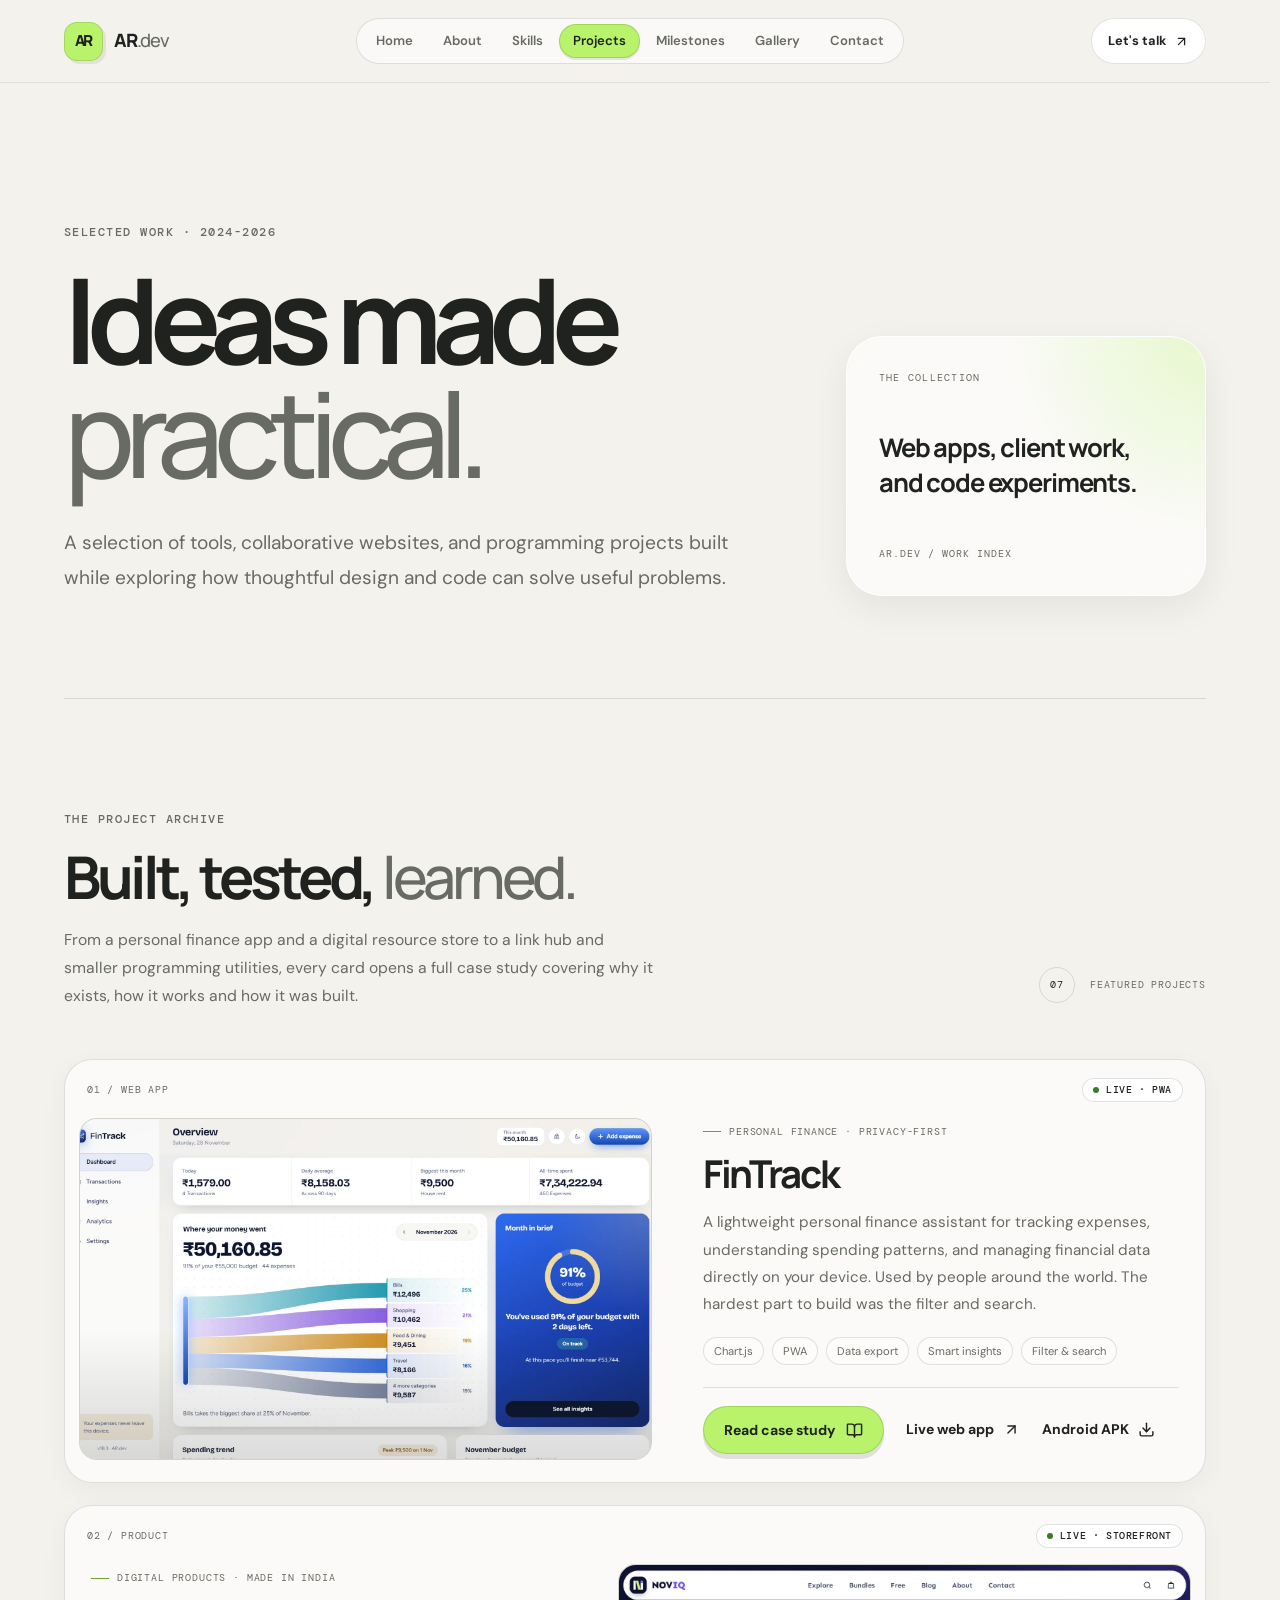
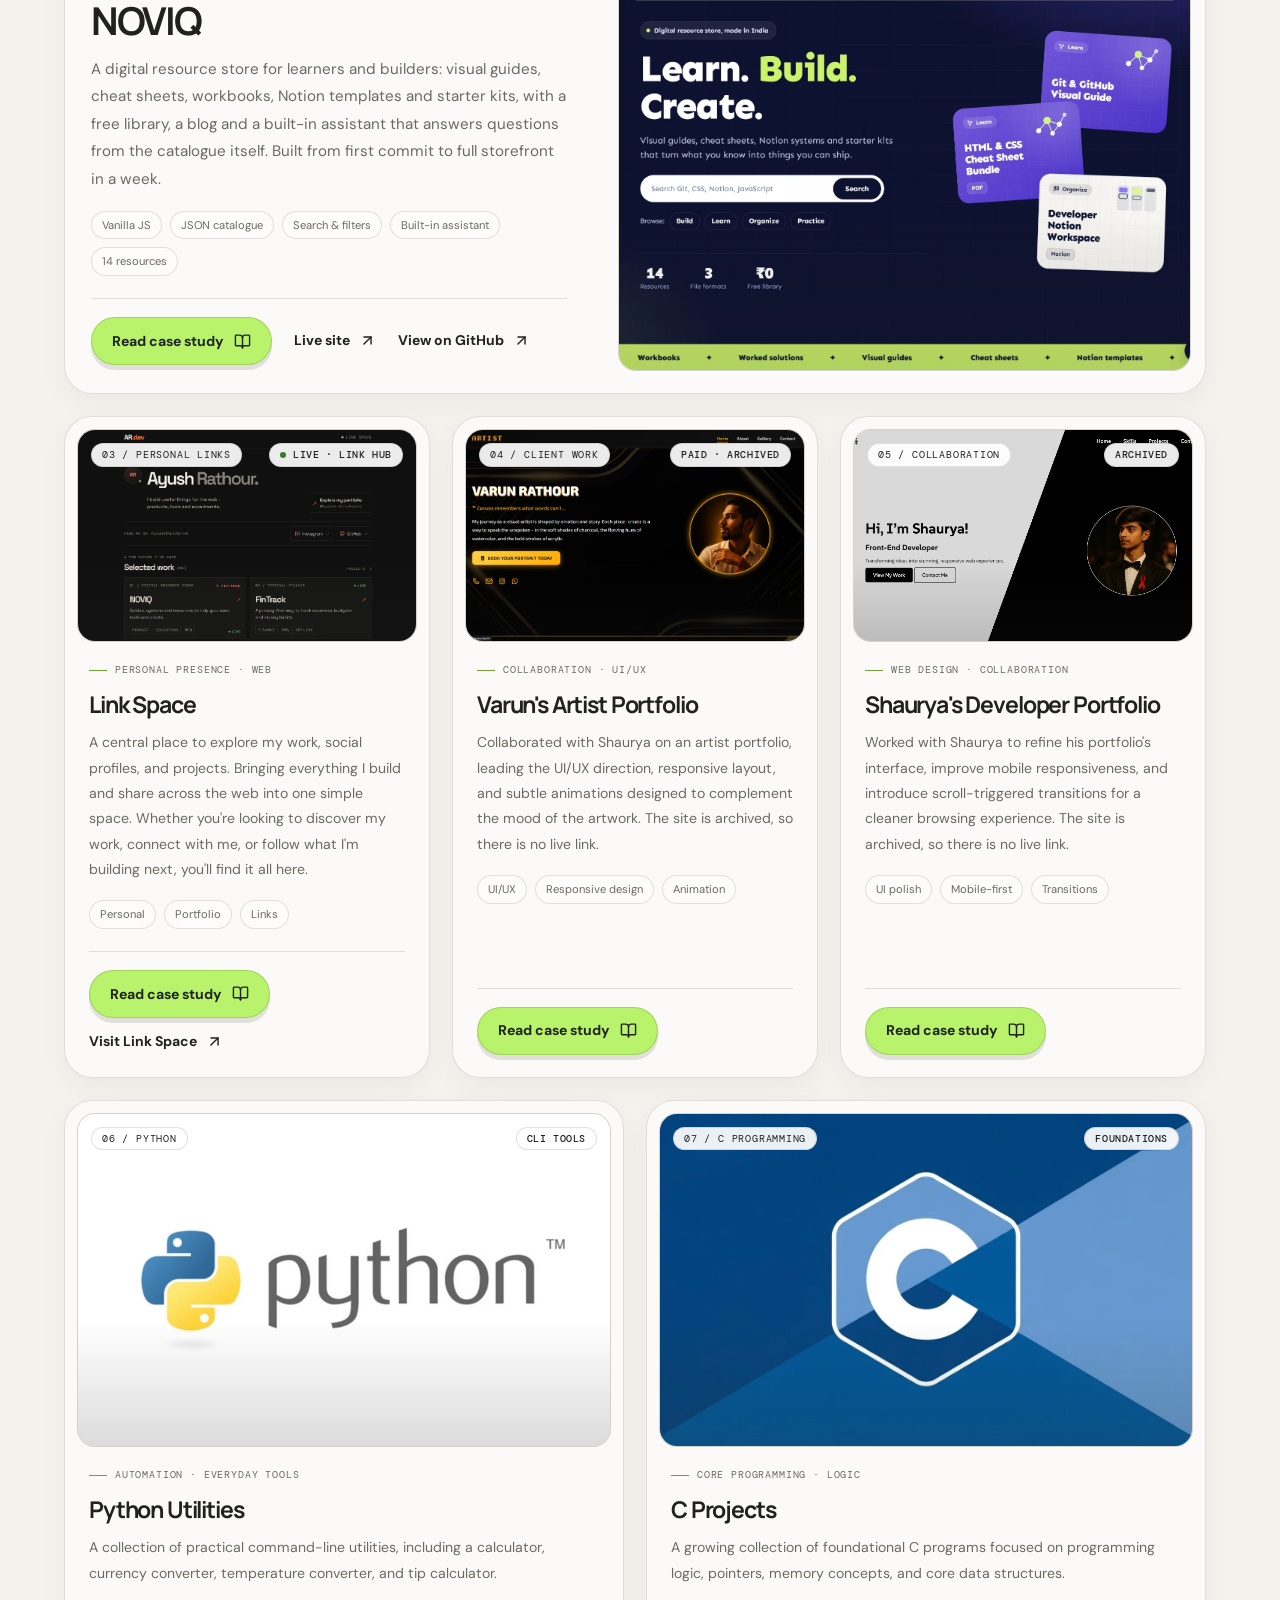
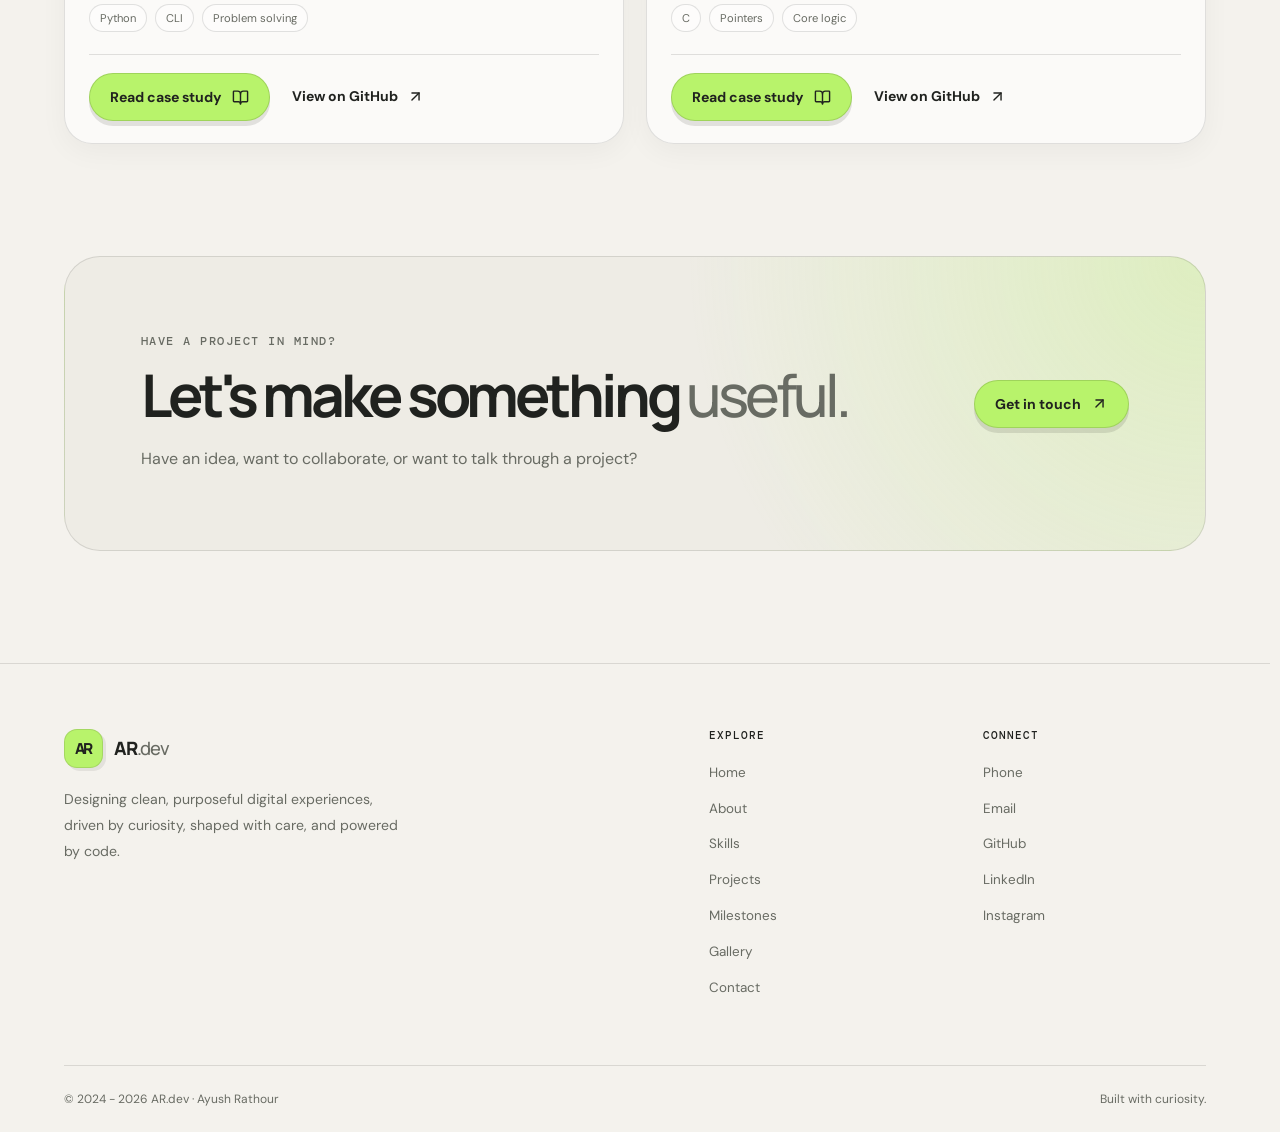
<file: page/projects.html>
<!doctype html>
<html lang="en">
  <head>
    <script>
      /* Loader mode, decided before first paint (see js/loader.js):
         "loader-slim" skips the card after the first page of a visit,
         "pt-enter" opens the page under the transition curtain. */
      (function () {
        try {
          var d = document.documentElement,
            s = sessionStorage,
            t = +s.getItem("ardev:transition");
          if (t && Date.now() - t < 8000)
            d.classList.add("loader-slim", "pt-enter");
          else if (s.getItem("ardev:loader-seen"))
            d.classList.add("loader-slim");
          s.removeItem("ardev:transition");
        } catch (e) {}
      })();
    </script>
    <meta charset="UTF-8" />
    <meta name="viewport" content="width=device-width, initial-scale=1.0" />

    <title>Projects | AR.dev</title>
    <meta
      name="description"
      content="Case studies by Ayush Rathour: the FinTrack finance PWA, the NOVIQ resource store, the Link Space hub, a paid artist portfolio, a portfolio refresh, plus Python and C projects."
    />
    <meta name="author" content="Ayush Rathour" />
    <meta name="theme-color" content="#f4f2ed" />
    <link rel="canonical" href="https://ayushrathour.site/page/projects.html" />

    <!-- Open Graph -->
    <meta property="og:type" content="website" />
    <meta property="og:site_name" content="AR.dev" />
    <meta property="og:locale" content="en_IN" />
    <meta
      property="og:url"
      content="https://ayushrathour.site/page/projects.html"
    />
    <meta property="og:title" content="Projects | AR.dev" />
    <meta
      property="og:description"
      content="Case studies by Ayush Rathour: the FinTrack finance PWA, the NOVIQ resource store, the Link Space hub, a paid artist portfolio, a portfolio refresh, plus Python and C projects."
    />
    <meta
      property="og:image"
      content="https://ayushrathour.site/assets/og-projects.png"
    />
    <meta property="og:image:width" content="1200" />
    <meta property="og:image:height" content="630" />
    <meta
      property="og:image:alt"
      content="AR.dev: Selected projects, case studies and downloads by Ayush Rathour"
    />

    <!-- Twitter / X card -->
    <meta name="twitter:card" content="summary_large_image" />
    <meta name="twitter:title" content="Projects | AR.dev" />
    <meta
      name="twitter:description"
      content="Case studies by Ayush Rathour: the FinTrack finance PWA, the NOVIQ resource store, the Link Space hub, a paid artist portfolio, a portfolio refresh, plus Python and C projects."
    />
    <meta
      name="twitter:image"
      content="https://ayushrathour.site/assets/og-projects.png"
    />
    <meta
      name="twitter:image:alt"
      content="AR.dev: Selected projects, case studies and downloads by Ayush Rathour"
    />

    <link rel="icon" href="../assets/favicon.png" type="image/png" />
    <link
      rel="icon"
      href="../assets/favicon-32.png"
      sizes="32x32"
      type="image/png"
    />
    <link rel="apple-touch-icon" href="../assets/apple-touch-icon.png" />
    <link rel="manifest" href="../manifest.webmanifest" />
    <link rel="preconnect" href="https://fonts.googleapis.com" />
    <link rel="preconnect" href="https://fonts.gstatic.com" crossorigin />
    <link
      href="https://fonts.googleapis.com/css2?family=DM+Mono:wght@400;500&family=DM+Sans:wght@400;500;600;700&family=Manrope:wght@400;500;600;700;800&display=swap"
      rel="stylesheet"
    />

    <link rel="stylesheet" href="../css/styles.css" />
    <link rel="stylesheet" href="../css/projects.css" />

    <script src="../js/loader.js" defer></script>
    <script src="../js/main.js" defer></script>
    <script src="../js/pages.js" defer></script>
    <script src="../js/case-studies.js" defer></script>

    <!-- Structured data: this page and its breadcrumb -->
    <script type="application/ld+json">
      {
        "@context": "https://schema.org",
        "@graph": [
          {
            "@type": "CollectionPage",
            "@id": "https://ayushrathour.site/page/projects.html#webpage",
            "url": "https://ayushrathour.site/page/projects.html",
            "name": "Projects | AR.dev",
            "description": "Case studies by Ayush Rathour: the FinTrack finance PWA, the NOVIQ resource store, the Link Space hub, a paid artist portfolio, a portfolio refresh, plus Python and C projects.",
            "inLanguage": "en",
            "isPartOf": {
              "@id": "https://ayushrathour.site/#website"
            },
            "about": {
              "@id": "https://ayushrathour.site/#person"
            },
            "breadcrumb": {
              "@id": "https://ayushrathour.site/page/projects.html#breadcrumb"
            }
          },
          {
            "@type": "BreadcrumbList",
            "@id": "https://ayushrathour.site/page/projects.html#breadcrumb",
            "itemListElement": [
              {
                "@type": "ListItem",
                "position": 1,
                "name": "Home",
                "item": "https://ayushrathour.site/"
              },
              {
                "@type": "ListItem",
                "position": 2,
                "name": "Projects",
                "item": "https://ayushrathour.site/page/projects.html"
              }
            ]
          },
          {
            "@type": "ItemList",
            "@id": "https://ayushrathour.site/page/projects.html#projects",
            "name": "Projects by Ayush Rathour",
            "numberOfItems": 7,
            "itemListElement": [
              {
                "@type": "ListItem",
                "position": 1,
                "item": {
                  "@type": "SoftwareApplication",
                  "name": "FinTrack",
                  "url": "https://fintrack.ayushrathour.site/",
                  "description": "A privacy-first personal finance app for tracking expenses and spending patterns, with data kept on the device.",
                  "applicationCategory": "FinanceApplication",
                  "operatingSystem": "Web, Android",
                  "author": {
                    "@id": "https://ayushrathour.site/#person"
                  }
                }
              },
              {
                "@type": "ListItem",
                "position": 2,
                "item": {
                  "@type": "WebSite",
                  "name": "NOVIQ",
                  "url": "https://noviq.ayushrathour.site/",
                  "description": "A digital resource store for learners and builders, with visual guides, cheat sheets, Notion templates and starter kits.",
                  "inLanguage": "en",
                  "author": {
                    "@id": "https://ayushrathour.site/#person"
                  }
                }
              },
              {
                "@type": "ListItem",
                "position": 3,
                "item": {
                  "@type": "WebSite",
                  "name": "Link Space",
                  "url": "https://links.ayushrathour.site/",
                  "description": "A personal link hub that gathers my portfolio, projects and social profiles in one simple place.",
                  "inLanguage": "en",
                  "author": {
                    "@id": "https://ayushrathour.site/#person"
                  }
                }
              },
              {
                "@type": "ListItem",
                "position": 4,
                "item": {
                  "@type": "CreativeWork",
                  "name": "Varun's Artist Portfolio",
                  "description": "A paid artist portfolio built in collaboration, with UI/UX direction, responsive layout and subtle animations.",
                  "author": {
                    "@id": "https://ayushrathour.site/#person"
                  }
                }
              },
              {
                "@type": "ListItem",
                "position": 5,
                "item": {
                  "@type": "CreativeWork",
                  "name": "Shaurya's Developer Portfolio",
                  "description": "A developer portfolio refresh with interface polish, mobile responsiveness and scroll-triggered transitions.",
                  "author": {
                    "@id": "https://ayushrathour.site/#person"
                  }
                }
              },
              {
                "@type": "ListItem",
                "position": 6,
                "item": {
                  "@type": "SoftwareSourceCode",
                  "name": "Python Utilities",
                  "programmingLanguage": "Python",
                  "codeRepository": "https://github.com/ayush-rathour/python-projects",
                  "description": "Command-line utilities including a calculator, currency converter, temperature converter and tip calculator.",
                  "author": {
                    "@id": "https://ayushrathour.site/#person"
                  }
                }
              },
              {
                "@type": "ListItem",
                "position": 7,
                "item": {
                  "@type": "SoftwareSourceCode",
                  "name": "C Projects",
                  "programmingLanguage": "C",
                  "codeRepository": "https://github.com/ayush-rathour/c-projects",
                  "description": "Foundational C programs covering programming logic, pointers, memory concepts and core data structures.",
                  "author": {
                    "@id": "https://ayushrathour.site/#person"
                  }
                }
              }
            ]
          }
        ]
      }
    </script>
  </head>

  <body>
    <!-- ==================== PAGE LOADER ====================
         Full card on the first page of a visit, a slim bar after that: see js/loader.js.
         Each row is a task that finishes when its assets have loaded. -->
    <div class="page-loader" id="page-loader" data-page="Projects">
      <div class="page-loader-card">
        <div class="page-loader-mark" aria-hidden="true"><span>AR</span></div>
        <p class="page-loader-title">Projects</p>
        <p class="page-loader-lede">
          Tools, collaborative sites and programming work, each with its own
          case study.
        </p>

        <ul class="page-loader-list">
          <li data-task="fonts" data-state="active">
            <span class="pl-dot" aria-hidden="true"></span>
            <span class="pl-name">Type system</span>
            <span class="pl-state">Fetching</span>
          </li>
          <li
            data-task="images"
            data-state="active"
            data-label="{n} project covers"
          >
            <span class="pl-dot" aria-hidden="true"></span>
            <span class="pl-name">{n} project covers</span>
            <span class="pl-state">Fetching</span>
          </li>
          <li data-task="page" data-state="active">
            <span class="pl-dot" aria-hidden="true"></span>
            <span class="pl-name">Case study viewer</span>
            <span class="pl-state">Fetching</span>
          </li>
        </ul>

        <div class="page-loader-foot">
          <div
            class="pl-track"
            role="progressbar"
            aria-label="Loading the Projects page"
            aria-valuemin="0"
            aria-valuemax="100"
            aria-valuenow="0"
          >
            <span class="pl-bar"></span>
          </div>
          <span class="pl-percent" aria-hidden="true">0%</span>
        </div>
        <p
          class="page-loader-live"
          id="page-loader-live"
          aria-live="polite"
        ></p>
      </div>
    </div>
    <noscript
      ><style>
        .page-loader {
          display: none;
        }
      </style></noscript
    >

    <a class="skip-link" href="#main-content">Skip to content</a>

    <header class="site-header">
      <div class="header-inner">
        <a class="logo" href="../" aria-label="AR.dev home">
          <span class="logo-mark">AR</span>
          <span class="logo-text">AR<span>.dev</span></span>
        </a>

        <button
          class="menu-toggle"
          id="menu-toggle"
          type="button"
          aria-label="Open navigation"
          aria-controls="main-nav"
          aria-expanded="false"
        >
          <svg
            xmlns="http://www.w3.org/2000/svg"
            class="lucide lucide-menu"
            width="24"
            height="24"
            viewBox="0 0 24 24"
            fill="none"
            stroke="currentColor"
            stroke-width="2"
            stroke-linecap="round"
            stroke-linejoin="round"
            aria-hidden="true"
          >
            <path d="M4 5h16" />
            <path d="M4 12h16" />
            <path d="M4 19h16" />
          </svg>
        </button>

        <nav class="main-nav" id="main-nav" aria-label="Main navigation">
          <a href="../" class="nav-link">Home</a>
          <a href="about.html" class="nav-link">About</a>
          <a href="skills.html" class="nav-link">Skills</a>
          <a href="projects.html" class="nav-link">Projects</a>
          <a href="milestones.html" class="nav-link">Milestones</a>
          <a href="gallery.html" class="nav-link">Gallery</a>
          <a href="contact.html" class="nav-link">Contact</a>
        </nav>

        <a class="header-cta" href="contact.html">
          Let's talk
          <svg
            xmlns="http://www.w3.org/2000/svg"
            class="lucide lucide-arrow-up-right"
            width="24"
            height="24"
            viewBox="0 0 24 24"
            fill="none"
            stroke="currentColor"
            stroke-width="2"
            stroke-linecap="round"
            stroke-linejoin="round"
            aria-hidden="true"
          >
            <path d="M7 7h10v10" />
            <path d="M7 17 17 7" />
          </svg>
        </a>
      </div>
    </header>

    <main id="main-content">
      <section class="projects-hero section">
        <div class="projects-hero-copy">
          <p class="eyebrow">SELECTED WORK · 2024-2026</p>
          <h1>Ideas made <span>practical.</span></h1>
          <p class="projects-intro">
            A selection of tools, collaborative websites, and programming
            projects built while exploring how thoughtful design and code can
            solve useful problems.
          </p>
        </div>
        <div class="projects-hero-note" aria-label="Project overview">
          <span class="mono-label">THE COLLECTION</span>
          <strong>Web apps, client work, and code experiments.</strong>
          <span class="projects-hero-index">AR.DEV / WORK INDEX</span>
        </div>
      </section>

      <section
        class="projects-section section"
        aria-labelledby="projects-heading"
      >
        <div
          class="section-heading section-heading-row projects-section-heading"
        >
          <div>
            <p class="eyebrow">THE PROJECT ARCHIVE</p>
            <h2 id="projects-heading">Built, tested, <span>learned.</span></h2>
            <p class="section-description">
              From a personal finance app and a digital resource store to a link
              hub and smaller programming utilities, every card opens a full
              case study covering why it exists, how it works and how it was
              built.
            </p>
          </div>
          <span class="projects-count"
            ><span aria-hidden="true">07</span> FEATURED PROJECTS</span
          >
        </div>

        <div class="project-grid projects-grid">
          <!-- 01 / FinTrack -->
          <article class="project-card project-card-featured">
            <div class="project-card-top">
              <span class="project-index">01 / WEB APP</span>
              <span class="project-status">LIVE · PWA</span>
            </div>

            <a
              class="project-image-link"
              href="https://fintrack.ayushrathour.site/"
              target="_blank"
              rel="noopener noreferrer"
              data-cta="Open live app &#8599;"
              aria-label="Open FinTrack live web app"
            >
              <img
                class="project-image project-image-fintrack"
                src="../assets/Project_Images/fintrack_img.webp"
                alt="FinTrack project preview"
                loading="lazy"
                width="1200"
                height="800"
              />
            </a>

            <div class="project-card-content">
              <p class="project-category">Personal finance · Privacy-first</p>
              <h3>FinTrack</h3>
              <p>
                A lightweight personal finance assistant for tracking expenses,
                understanding spending patterns, and managing financial data
                directly on your device. Used by people around the world. The
                hardest part to build was the filter and search.
              </p>
              <ul class="project-tags" aria-label="Technologies and features">
                <li>Chart.js</li>
                <li>PWA</li>
                <li>Data export</li>
                <li>Smart insights</li>
                <li>Filter &amp; search</li>
              </ul>
              <div class="project-links">
                <button
                  class="case-open"
                  type="button"
                  data-case="fintrack"
                  aria-haspopup="dialog"
                  aria-label="Read case study: FinTrack"
                >
                  Read case study
                  <svg
                    xmlns="http://www.w3.org/2000/svg"
                    class="lucide lucide-book-open"
                    width="24"
                    height="24"
                    viewBox="0 0 24 24"
                    fill="none"
                    stroke="currentColor"
                    stroke-width="2"
                    stroke-linecap="round"
                    stroke-linejoin="round"
                    aria-hidden="true"
                  >
                    <path d="M12 7v14" />
                    <path
                      d="M3 18a1 1 0 0 1-1-1V4a1 1 0 0 1 1-1h5a4 4 0 0 1 4 4 4 4 0 0 1 4-4h5a1 1 0 0 1 1 1v13a1 1 0 0 1-1 1h-6a3 3 0 0 0-3 3 3 3 0 0 0-3-3z"
                    />
                  </svg>
                </button>
                <a
                  class="text-link"
                  href="https://fintrack.ayushrathour.site/"
                  target="_blank"
                  rel="noopener noreferrer"
                >
                  Live web app
                  <svg
                    xmlns="http://www.w3.org/2000/svg"
                    class="lucide lucide-arrow-up-right"
                    width="24"
                    height="24"
                    viewBox="0 0 24 24"
                    fill="none"
                    stroke="currentColor"
                    stroke-width="2"
                    stroke-linecap="round"
                    stroke-linejoin="round"
                    aria-hidden="true"
                  >
                    <path d="M7 7h10v10" />
                    <path d="M7 17 17 7" />
                  </svg>
                </a>
                <a
                  class="text-link"
                  href="../assets/files/fintrack_latest.apk"
                  download
                >
                  Android APK
                  <svg
                    xmlns="http://www.w3.org/2000/svg"
                    class="lucide lucide-download"
                    width="24"
                    height="24"
                    viewBox="0 0 24 24"
                    fill="none"
                    stroke="currentColor"
                    stroke-width="2"
                    stroke-linecap="round"
                    stroke-linejoin="round"
                    aria-hidden="true"
                  >
                    <path d="M12 15V3" />
                    <path d="M21 15v4a2 2 0 0 1-2 2H5a2 2 0 0 1-2-2v-4" />
                    <path d="m7 10 5 5 5-5" />
                  </svg>
                </a>
              </div>
            </div>
          </article>

          <!-- 02 / NOVIQ -->
          <article
            class="project-card project-card-featured project-card-reverse"
          >
            <div class="project-card-top">
              <span class="project-index">02 / PRODUCT</span>
              <span class="project-status">LIVE · STOREFRONT</span>
            </div>

            <a
              class="project-image-link"
              href="https://noviq.ayushrathour.site/"
              target="_blank"
              rel="noopener noreferrer"
              data-cta="Open live site &#8599;"
              aria-label="Open the NOVIQ website"
            >
              <img
                class="project-image project-image-noviq"
                src="../assets/Project_Images/noviq_img.webp"
                alt="NOVIQ home page: Learn. Build. Create. with floating resource cards"
                loading="lazy"
                width="1200"
                height="800"
              />
            </a>

            <div class="project-card-content">
              <p class="project-category">Digital products · Made in India</p>
              <h3>NOVIQ</h3>
              <p>
                A digital resource store for learners and builders: visual
                guides, cheat sheets, workbooks, Notion templates and starter
                kits, with a free library, a blog and a built-in assistant that
                answers questions from the catalogue itself. Built from first
                commit to full storefront in a week.
              </p>
              <ul class="project-tags" aria-label="Technologies and features">
                <li>Vanilla JS</li>
                <li>JSON catalogue</li>
                <li>Search &amp; filters</li>
                <li>Built-in assistant</li>
                <li>14 resources</li>
              </ul>
              <div class="project-links">
                <button
                  class="case-open"
                  type="button"
                  data-case="noviq"
                  aria-haspopup="dialog"
                  aria-label="Read case study: NOVIQ"
                >
                  Read case study
                  <svg
                    xmlns="http://www.w3.org/2000/svg"
                    class="lucide lucide-book-open"
                    width="24"
                    height="24"
                    viewBox="0 0 24 24"
                    fill="none"
                    stroke="currentColor"
                    stroke-width="2"
                    stroke-linecap="round"
                    stroke-linejoin="round"
                    aria-hidden="true"
                  >
                    <path d="M12 7v14" />
                    <path
                      d="M3 18a1 1 0 0 1-1-1V4a1 1 0 0 1 1-1h5a4 4 0 0 1 4 4 4 4 0 0 1 4-4h5a1 1 0 0 1 1 1v13a1 1 0 0 1-1 1h-6a3 3 0 0 0-3 3 3 3 0 0 0-3-3z"
                    />
                  </svg>
                </button>
                <a
                  class="text-link"
                  href="https://noviq.ayushrathour.site/"
                  target="_blank"
                  rel="noopener noreferrer"
                >
                  Live site
                  <svg
                    xmlns="http://www.w3.org/2000/svg"
                    class="lucide lucide-arrow-up-right"
                    width="24"
                    height="24"
                    viewBox="0 0 24 24"
                    fill="none"
                    stroke="currentColor"
                    stroke-width="2"
                    stroke-linecap="round"
                    stroke-linejoin="round"
                    aria-hidden="true"
                  >
                    <path d="M7 7h10v10" />
                    <path d="M7 17 17 7" />
                  </svg>
                </a>
                <a
                  class="text-link"
                  href="https://github.com/ayush-rathour/noviq"
                  target="_blank"
                  rel="noopener noreferrer"
                >
                  View on GitHub
                  <svg
                    xmlns="http://www.w3.org/2000/svg"
                    class="lucide lucide-arrow-up-right"
                    width="24"
                    height="24"
                    viewBox="0 0 24 24"
                    fill="none"
                    stroke="currentColor"
                    stroke-width="2"
                    stroke-linecap="round"
                    stroke-linejoin="round"
                    aria-hidden="true"
                  >
                    <path d="M7 7h10v10" />
                    <path d="M7 17 17 7" />
                  </svg>
                </a>
              </div>
            </div>
          </article>

          <!-- 03 / Link Space -->
          <article class="project-card">
            <div class="project-card-top">
              <span class="project-index">03 / PERSONAL LINKS</span>
              <span class="project-status">LIVE · LINK HUB</span>
            </div>

            <a
              class="project-image-link"
              href="https://links.ayushrathour.site"
              target="_blank"
              rel="noopener noreferrer"
              data-cta="Open Link Space &#8599;"
              aria-label="Open Link Space"
            >
              <img
                class="project-image"
                src="../assets/Project_Images/link_space_img.webp"
                alt="Link Space personal link hub preview"
                loading="lazy"
                width="1200"
                height="800"
              />
            </a>

            <div class="project-card-content">
              <p class="project-category">Personal presence · Web</p>
              <h3>Link Space</h3>
              <p>
                A central place to explore my work, social profiles, and
                projects. Bringing everything I build and share across the web
                into one simple space. Whether you're looking to discover my
                work, connect with me, or follow what I'm building next, you'll
                find it all here.
              </p>

              <ul class="project-tags" aria-label="Topics">
                <li>Personal</li>
                <li>Portfolio</li>
                <li>Links</li>
              </ul>

              <div class="project-links">
                <button
                  class="case-open"
                  type="button"
                  data-case="link-space"
                  aria-haspopup="dialog"
                  aria-label="Read case study: Link Space"
                >
                  Read case study
                  <svg
                    xmlns="http://www.w3.org/2000/svg"
                    class="lucide lucide-book-open"
                    width="24"
                    height="24"
                    viewBox="0 0 24 24"
                    fill="none"
                    stroke="currentColor"
                    stroke-width="2"
                    stroke-linecap="round"
                    stroke-linejoin="round"
                    aria-hidden="true"
                  >
                    <path d="M12 7v14" />
                    <path
                      d="M3 18a1 1 0 0 1-1-1V4a1 1 0 0 1 1-1h5a4 4 0 0 1 4 4 4 4 0 0 1 4-4h5a1 1 0 0 1 1 1v13a1 1 0 0 1-1 1h-6a3 3 0 0 0-3 3 3 3 0 0 0-3-3z"
                    />
                  </svg>
                </button>
                <a
                  class="text-link"
                  href="https://links.ayushrathour.site"
                  target="_blank"
                  rel="noopener noreferrer"
                >
                  Visit Link Space
                  <svg
                    xmlns="http://www.w3.org/2000/svg"
                    class="lucide lucide-arrow-up-right"
                    width="24"
                    height="24"
                    viewBox="0 0 24 24"
                    fill="none"
                    stroke="currentColor"
                    stroke-width="2"
                    stroke-linecap="round"
                    stroke-linejoin="round"
                    aria-hidden="true"
                  >
                    <path d="M7 7h10v10" />
                    <path d="M7 17 17 7" />
                  </svg>
                </a>
              </div>
            </div>
          </article>

          <!-- 04 / Varun's Artist Portfolio -->
          <article class="project-card">
            <div class="project-card-top">
              <span class="project-index">04 / CLIENT WORK</span>
              <span class="project-status">PAID · ARCHIVED</span>
            </div>
            <div class="project-image-wrap">
              <img
                class="project-image"
                src="../assets/Project_Images/varun_ptf.webp"
                alt="Preview of Varun's artist portfolio"
                loading="lazy"
                width="1200"
                height="800"
              />
            </div>
            <div class="project-card-content">
              <p class="project-category">Collaboration · UI/UX</p>
              <h3>Varun's Artist Portfolio</h3>
              <p>
                Collaborated with Shaurya on an artist portfolio, leading the
                UI/UX direction, responsive layout, and subtle animations
                designed to complement the mood of the artwork. The site is
                archived, so there is no live link.
              </p>
              <ul class="project-tags" aria-label="Project focus">
                <li>UI/UX</li>
                <li>Responsive design</li>
                <li>Animation</li>
              </ul>
              <div class="project-links">
                <button
                  class="case-open"
                  type="button"
                  data-case="varun-portfolio"
                  aria-haspopup="dialog"
                  aria-label="Read case study: Varun's Artist Portfolio"
                >
                  Read case study
                  <svg
                    xmlns="http://www.w3.org/2000/svg"
                    class="lucide lucide-book-open"
                    width="24"
                    height="24"
                    viewBox="0 0 24 24"
                    fill="none"
                    stroke="currentColor"
                    stroke-width="2"
                    stroke-linecap="round"
                    stroke-linejoin="round"
                    aria-hidden="true"
                  >
                    <path d="M12 7v14" />
                    <path
                      d="M3 18a1 1 0 0 1-1-1V4a1 1 0 0 1 1-1h5a4 4 0 0 1 4 4 4 4 0 0 1 4-4h5a1 1 0 0 1 1 1v13a1 1 0 0 1-1 1h-6a3 3 0 0 0-3 3 3 3 0 0 0-3-3z"
                    />
                  </svg>
                </button>
              </div>
            </div>
          </article>

          <!-- 05 / Shaurya's Developer Portfolio -->
          <article class="project-card">
            <div class="project-card-top">
              <span class="project-index">05 / COLLABORATION</span>
              <span class="project-status">ARCHIVED</span>
            </div>
            <div class="project-image-wrap">
              <img
                class="project-image"
                src="../assets/Project_Images/shaurya_ptf.webp"
                alt="Preview of Shaurya's developer portfolio"
                loading="lazy"
                width="1200"
                height="800"
              />
            </div>
            <div class="project-card-content">
              <p class="project-category">Web design · Collaboration</p>
              <h3>Shaurya's Developer Portfolio</h3>
              <p>
                Worked with Shaurya to refine his portfolio's interface, improve
                mobile responsiveness, and introduce scroll-triggered
                transitions for a cleaner browsing experience. The site is
                archived, so there is no live link.
              </p>
              <ul class="project-tags" aria-label="Project focus">
                <li>UI polish</li>
                <li>Mobile-first</li>
                <li>Transitions</li>
              </ul>
              <div class="project-links">
                <button
                  class="case-open"
                  type="button"
                  data-case="shaurya-portfolio"
                  aria-haspopup="dialog"
                  aria-label="Read case study: Shaurya's Developer Portfolio"
                >
                  Read case study
                  <svg
                    xmlns="http://www.w3.org/2000/svg"
                    class="lucide lucide-book-open"
                    width="24"
                    height="24"
                    viewBox="0 0 24 24"
                    fill="none"
                    stroke="currentColor"
                    stroke-width="2"
                    stroke-linecap="round"
                    stroke-linejoin="round"
                    aria-hidden="true"
                  >
                    <path d="M12 7v14" />
                    <path
                      d="M3 18a1 1 0 0 1-1-1V4a1 1 0 0 1 1-1h5a4 4 0 0 1 4 4 4 4 0 0 1 4-4h5a1 1 0 0 1 1 1v13a1 1 0 0 1-1 1h-6a3 3 0 0 0-3 3 3 3 0 0 0-3-3z"
                    />
                  </svg>
                </button>
              </div>
            </div>
          </article>

          <!-- 06 / Python Utilities collection -->
          <article class="project-card">
            <div class="project-card-top">
              <span class="project-index">06 / PYTHON</span>
              <span class="project-status">CLI TOOLS</span>
            </div>
            <div class="project-image-wrap">
              <img
                class="project-image"
                src="../assets/Project_Images/python_img.webp"
                alt="Python Utilities collection preview"
                loading="lazy"
                width="1200"
                height="800"
              />
            </div>
            <div class="project-card-content">
              <p class="project-category">Automation · Everyday tools</p>
              <h3>Python Utilities</h3>
              <p>
                A collection of practical command-line utilities, including a
                calculator, currency converter, temperature converter, and tip
                calculator.
              </p>
              <ul class="project-tags" aria-label="Technologies">
                <li>Python</li>
                <li>CLI</li>
                <li>Problem solving</li>
              </ul>
              <div class="project-links">
                <button
                  class="case-open"
                  type="button"
                  data-case="python-utilities"
                  aria-haspopup="dialog"
                  aria-label="Read case study: Python Utilities"
                >
                  Read case study
                  <svg
                    xmlns="http://www.w3.org/2000/svg"
                    class="lucide lucide-book-open"
                    width="24"
                    height="24"
                    viewBox="0 0 24 24"
                    fill="none"
                    stroke="currentColor"
                    stroke-width="2"
                    stroke-linecap="round"
                    stroke-linejoin="round"
                    aria-hidden="true"
                  >
                    <path d="M12 7v14" />
                    <path
                      d="M3 18a1 1 0 0 1-1-1V4a1 1 0 0 1 1-1h5a4 4 0 0 1 4 4 4 4 0 0 1 4-4h5a1 1 0 0 1 1 1v13a1 1 0 0 1-1 1h-6a3 3 0 0 0-3 3 3 3 0 0 0-3-3z"
                    />
                  </svg>
                </button>
                <a
                  class="text-link"
                  href="https://github.com/ayush-rathour/python-projects"
                  target="_blank"
                  rel="noopener noreferrer"
                >
                  View on GitHub
                  <svg
                    xmlns="http://www.w3.org/2000/svg"
                    class="lucide lucide-arrow-up-right"
                    width="24"
                    height="24"
                    viewBox="0 0 24 24"
                    fill="none"
                    stroke="currentColor"
                    stroke-width="2"
                    stroke-linecap="round"
                    stroke-linejoin="round"
                    aria-hidden="true"
                  >
                    <path d="M7 7h10v10" />
                    <path d="M7 17 17 7" />
                  </svg>
                </a>
              </div>
            </div>
          </article>

          <!-- 07 / C Projects collection -->
          <article class="project-card">
            <div class="project-card-top">
              <span class="project-index">07 / C PROGRAMMING</span>
              <span class="project-status">FOUNDATIONS</span>
            </div>
            <div class="project-image-wrap">
              <img
                class="project-image"
                src="../assets/Project_Images/c_programming_img.webp"
                alt="C Projects collection preview"
                loading="lazy"
                width="1200"
                height="800"
              />
            </div>
            <div class="project-card-content">
              <p class="project-category">Core programming · Logic</p>
              <h3>C Projects</h3>
              <p>
                A growing collection of foundational C programs focused on
                programming logic, pointers, memory concepts, and core data
                structures.
              </p>
              <ul class="project-tags" aria-label="Topics">
                <li>C</li>
                <li>Pointers</li>
                <li>Core logic</li>
              </ul>
              <div class="project-links">
                <button
                  class="case-open"
                  type="button"
                  data-case="c-projects"
                  aria-haspopup="dialog"
                  aria-label="Read case study: C Projects"
                >
                  Read case study
                  <svg
                    xmlns="http://www.w3.org/2000/svg"
                    class="lucide lucide-book-open"
                    width="24"
                    height="24"
                    viewBox="0 0 24 24"
                    fill="none"
                    stroke="currentColor"
                    stroke-width="2"
                    stroke-linecap="round"
                    stroke-linejoin="round"
                    aria-hidden="true"
                  >
                    <path d="M12 7v14" />
                    <path
                      d="M3 18a1 1 0 0 1-1-1V4a1 1 0 0 1 1-1h5a4 4 0 0 1 4 4 4 4 0 0 1 4-4h5a1 1 0 0 1 1 1v13a1 1 0 0 1-1 1h-6a3 3 0 0 0-3 3 3 3 0 0 0-3-3z"
                    />
                  </svg>
                </button>
                <a
                  class="text-link"
                  href="https://github.com/ayush-rathour/c-projects"
                  target="_blank"
                  rel="noopener noreferrer"
                >
                  View on GitHub
                  <svg
                    xmlns="http://www.w3.org/2000/svg"
                    class="lucide lucide-arrow-up-right"
                    width="24"
                    height="24"
                    viewBox="0 0 24 24"
                    fill="none"
                    stroke="currentColor"
                    stroke-width="2"
                    stroke-linecap="round"
                    stroke-linejoin="round"
                    aria-hidden="true"
                  >
                    <path d="M7 7h10v10" />
                    <path d="M7 17 17 7" />
                  </svg>
                </a>
              </div>
            </div>
          </article>
        </div>
      </section>

      <section class="projects-contact section">
        <div class="projects-contact-copy">
          <p class="eyebrow">HAVE A PROJECT IN MIND?</p>
          <h2>Let's make something <span>useful.</span></h2>
          <p>
            Have an idea, want to collaborate, or want to talk through a
            project?
          </p>
        </div>
        <a class="button button-primary" href="contact.html">
          Get in touch
          <svg
            xmlns="http://www.w3.org/2000/svg"
            class="lucide lucide-arrow-up-right"
            width="24"
            height="24"
            viewBox="0 0 24 24"
            fill="none"
            stroke="currentColor"
            stroke-width="2"
            stroke-linecap="round"
            stroke-linejoin="round"
            aria-hidden="true"
          >
            <path d="M7 7h10v10" />
            <path d="M7 17 17 7" />
          </svg>
        </a>
      </section>
    </main>

    <!-- ==================== CASE STUDY OVERLAY ====================
         Content lives in js/case-studies.js -->
    <dialog class="case" id="case" aria-labelledby="case-title">
      <div class="case-shell">
        <div class="case-bar">
          <span class="case-count" id="case-count">CASE STUDY</span>
          <div class="case-bar-actions">
            <button
              class="case-btn"
              id="case-prev"
              type="button"
              aria-label="Previous case study"
            >
              <svg
                xmlns="http://www.w3.org/2000/svg"
                class="lucide lucide-arrow-left"
                width="24"
                height="24"
                viewBox="0 0 24 24"
                fill="none"
                stroke="currentColor"
                stroke-width="2"
                stroke-linecap="round"
                stroke-linejoin="round"
                aria-hidden="true"
              >
                <path d="m12 19-7-7 7-7" />
                <path d="M19 12H5" />
              </svg>
            </button>
            <button
              class="case-btn"
              id="case-next"
              type="button"
              aria-label="Next case study"
            >
              <svg
                xmlns="http://www.w3.org/2000/svg"
                class="lucide lucide-arrow-right"
                width="24"
                height="24"
                viewBox="0 0 24 24"
                fill="none"
                stroke="currentColor"
                stroke-width="2"
                stroke-linecap="round"
                stroke-linejoin="round"
                aria-hidden="true"
              >
                <path d="M5 12h14" />
                <path d="m12 5 7 7-7 7" />
              </svg>
            </button>
            <button
              class="case-btn"
              id="case-close"
              type="button"
              aria-label="Close case study"
            >
              <svg
                xmlns="http://www.w3.org/2000/svg"
                class="lucide lucide-x"
                width="24"
                height="24"
                viewBox="0 0 24 24"
                fill="none"
                stroke="currentColor"
                stroke-width="2"
                stroke-linecap="round"
                stroke-linejoin="round"
                aria-hidden="true"
              >
                <path d="M18 6 6 18" />
                <path d="m6 6 12 12" />
              </svg>
            </button>
          </div>
          <div class="case-progress" aria-hidden="true">
            <span id="case-progress-bar"></span>
          </div>
        </div>

        <div class="case-scroll" id="case-scroll" tabindex="-1">
          <div class="case-article" id="case-content"></div>
        </div>
      </div>
    </dialog>

    <footer class="site-footer">
      <div class="footer-main">
        <div class="footer-brand">
          <a class="logo" href="../" aria-label="AR.dev home">
            <span class="logo-mark">AR</span>
            <span class="logo-text">AR<span>.dev</span></span>
          </a>

          <p>
            Designing clean, purposeful digital experiences, driven by
            curiosity, shaped with care, and powered by code.
          </p>
        </div>

        <div class="footer-column">
          <h2>Explore</h2>
          <a href="../">Home</a>
          <a href="about.html">About</a>
          <a href="skills.html">Skills</a>
          <a href="projects.html">Projects</a>
          <a href="milestones.html">Milestones</a>
          <a href="gallery.html">Gallery</a>
          <a href="contact.html">Contact</a>
        </div>

        <div class="footer-column">
          <h2>Connect</h2>
          <a href="tel:+919548069160">Phone</a>
          <a href="mailto:ayushrathour.dev@gmail.com">Email</a>
          <a
            href="https://github.com/ayush-rathour"
            target="_blank"
            rel="noopener noreferrer"
            >GitHub</a
          >
          <a
            href="https://www.linkedin.com/in/ayushrathourrr/"
            target="_blank"
            rel="noopener noreferrer"
            >LinkedIn</a
          >
          <a
            href="https://www.instagram.com/ayushrathourrr"
            target="_blank"
            rel="noopener noreferrer"
            >Instagram</a
          >
        </div>
      </div>

      <div class="footer-bottom">
        <p>
          © 2024 - <span id="current-year">2026</span> AR.dev · Ayush Rathour
        </p>
        <p>Built with curiosity.</p>
      </div>
    </footer>
  </body>
</html>
</file>
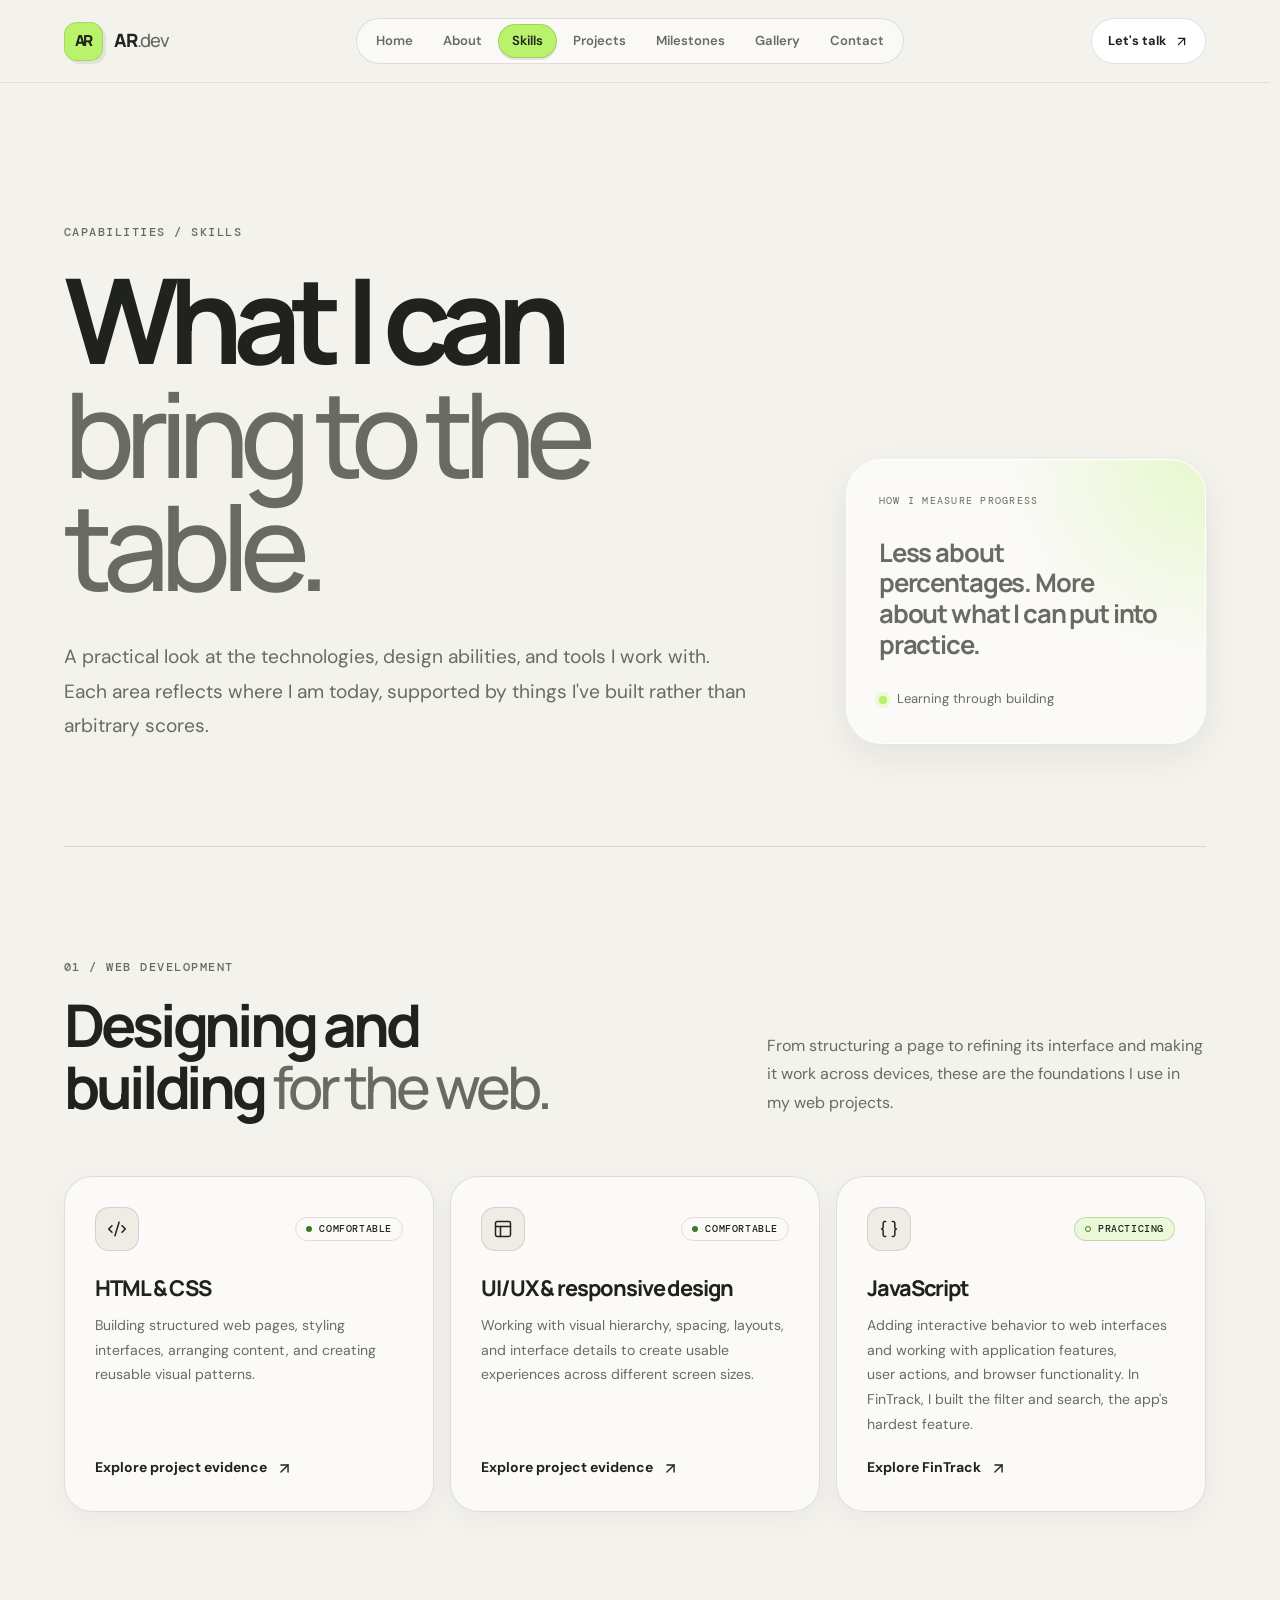
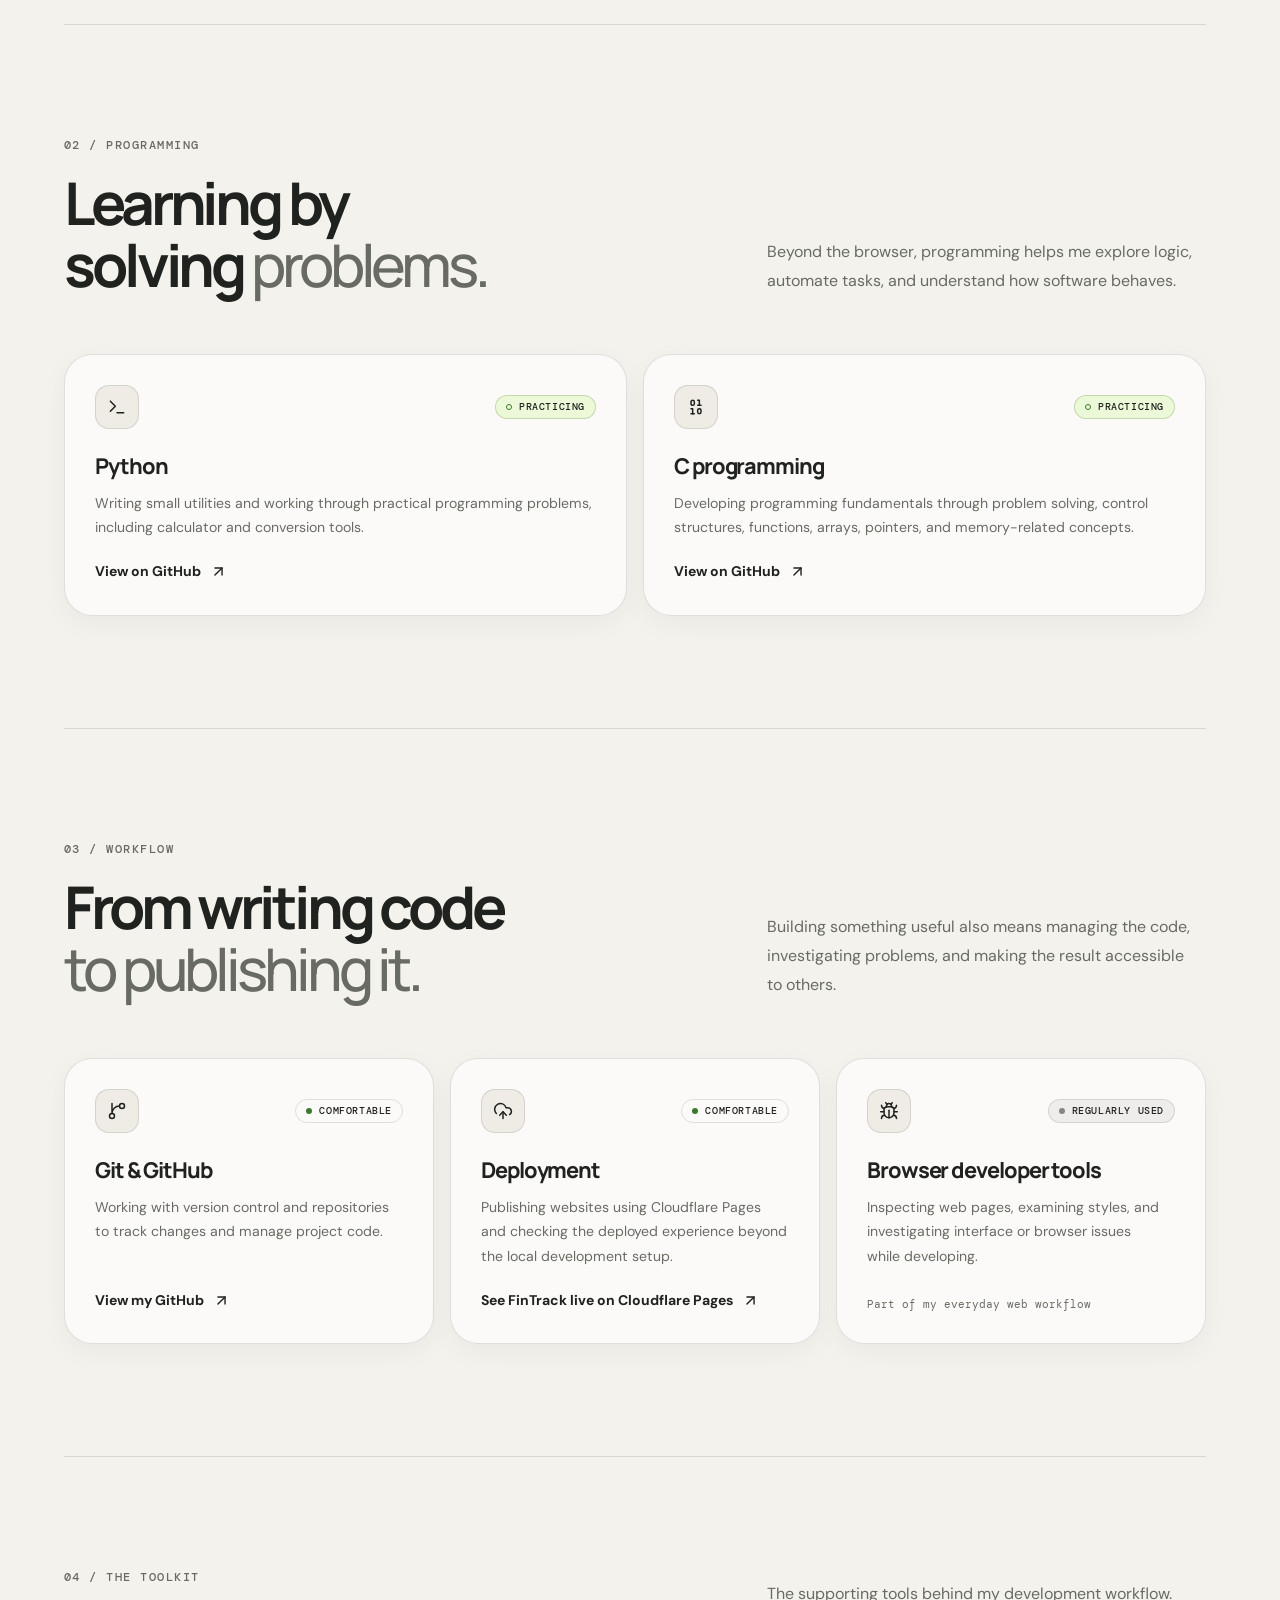
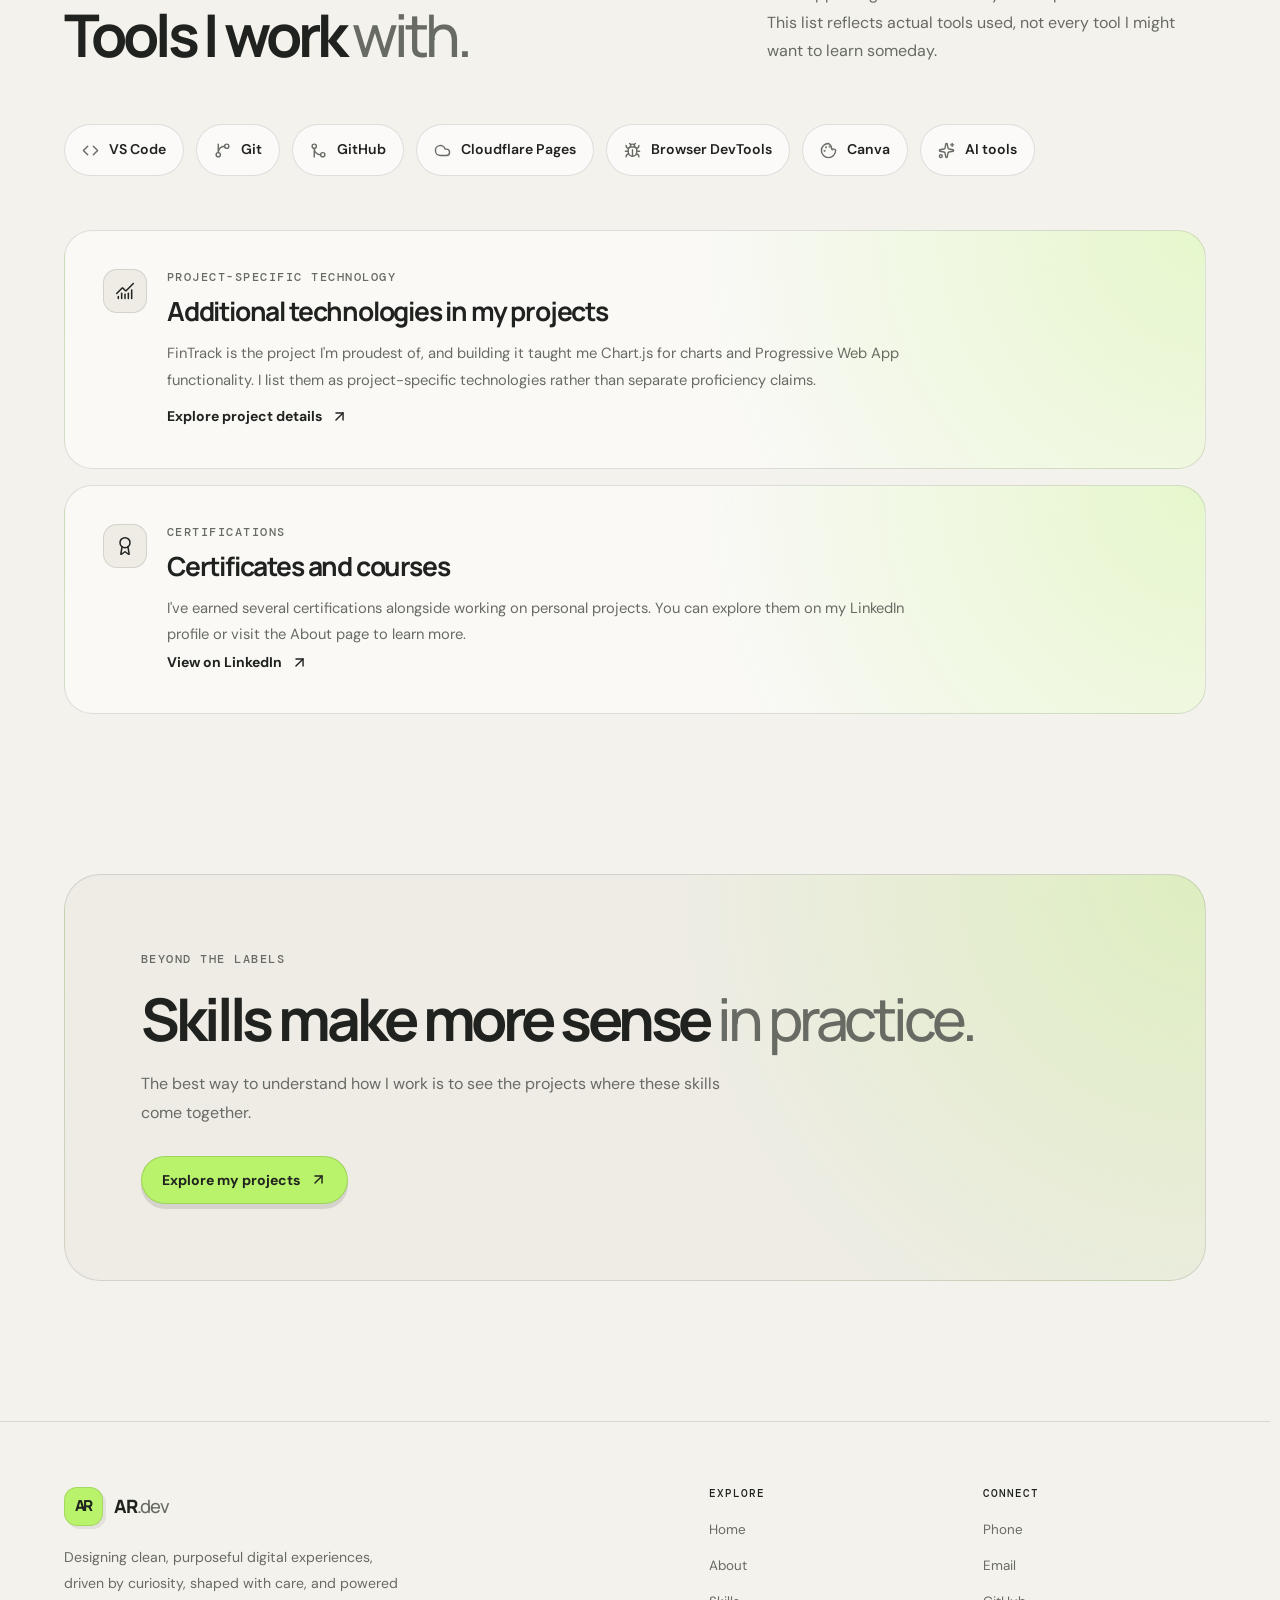
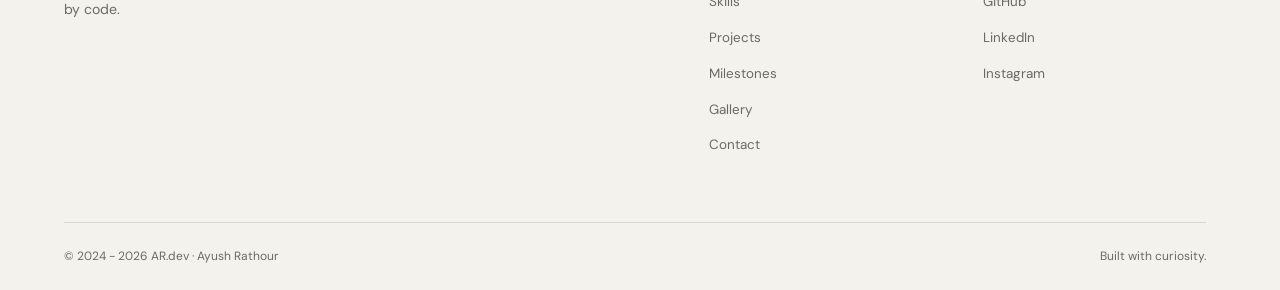
<file: page/skills.html>
<!doctype html>
<html lang="en">
  <head>
    <script>
      /* Loader mode, decided before first paint (see js/loader.js):
         "loader-slim" skips the card after the first page of a visit,
         "pt-enter" opens the page under the transition curtain. */
      (function () {
        try {
          var d = document.documentElement,
            s = sessionStorage,
            t = +s.getItem("ardev:transition");
          if (t && Date.now() - t < 8000)
            d.classList.add("loader-slim", "pt-enter");
          else if (s.getItem("ardev:loader-seen"))
            d.classList.add("loader-slim");
          s.removeItem("ardev:transition");
        } catch (e) {}
      })();
    </script>
    <meta charset="UTF-8" />
    <meta name="viewport" content="width=device-width, initial-scale=1.0" />

    <title>Skills | AR.dev</title>
    <meta
      name="description"
      content="Skills of Ayush Rathour, a student developer and UI designer: HTML, CSS, JavaScript, Python, C, Git and GitHub, shown through the projects behind them."
    />
    <meta name="author" content="Ayush Rathour" />
    <meta name="theme-color" content="#f4f2ed" />
    <link rel="canonical" href="https://ayushrathour.site/page/skills.html" />

    <!-- Open Graph -->
    <meta property="og:type" content="website" />
    <meta property="og:site_name" content="AR.dev" />
    <meta property="og:locale" content="en_IN" />
    <meta
      property="og:url"
      content="https://ayushrathour.site/page/skills.html"
    />
    <meta property="og:title" content="Skills | AR.dev" />
    <meta
      property="og:description"
      content="Skills of Ayush Rathour, a student developer and UI designer: HTML, CSS, JavaScript, Python, C, Git and GitHub, shown through the projects behind them."
    />
    <meta
      property="og:image"
      content="https://ayushrathour.site/assets/og-skills.png"
    />
    <meta property="og:image:width" content="1200" />
    <meta property="og:image:height" content="630" />
    <meta
      property="og:image:alt"
      content="AR.dev: Skills and technologies used by Ayush Rathour"
    />

    <!-- Twitter / X card -->
    <meta name="twitter:card" content="summary_large_image" />
    <meta name="twitter:title" content="Skills | AR.dev" />
    <meta
      name="twitter:description"
      content="Skills of Ayush Rathour, a student developer and UI designer: HTML, CSS, JavaScript, Python, C, Git and GitHub, shown through the projects behind them."
    />
    <meta
      name="twitter:image"
      content="https://ayushrathour.site/assets/og-skills.png"
    />
    <meta
      name="twitter:image:alt"
      content="AR.dev: Skills and technologies used by Ayush Rathour"
    />

    <link rel="icon" href="../assets/favicon.png" type="image/png" />
    <link
      rel="icon"
      href="../assets/favicon-32.png"
      sizes="32x32"
      type="image/png"
    />
    <link rel="apple-touch-icon" href="../assets/apple-touch-icon.png" />
    <link rel="manifest" href="../manifest.webmanifest" />
    <link rel="preconnect" href="https://fonts.googleapis.com" />
    <link rel="preconnect" href="https://fonts.gstatic.com" crossorigin />
    <link
      href="https://fonts.googleapis.com/css2?family=DM+Mono:wght@400;500&family=DM+Sans:wght@400;500;600;700&family=Manrope:wght@400;500;600;700;800&display=swap"
      rel="stylesheet"
    />

    <link rel="stylesheet" href="../css/styles.css" />
    <link rel="stylesheet" href="../css/skills.css" />

    <script src="../js/loader.js" defer></script>
    <script src="../js/main.js" defer></script>
    <script src="../js/pages.js" defer></script>

    <!-- Structured data: this page and its breadcrumb -->
    <script type="application/ld+json">
      {
        "@context": "https://schema.org",
        "@graph": [
          {
            "@type": "WebPage",
            "@id": "https://ayushrathour.site/page/skills.html#webpage",
            "url": "https://ayushrathour.site/page/skills.html",
            "name": "Skills | AR.dev",
            "description": "Skills of Ayush Rathour, a student developer and UI designer: HTML, CSS, JavaScript, Python, C, Git and GitHub, shown through the projects behind them.",
            "inLanguage": "en",
            "isPartOf": {
              "@id": "https://ayushrathour.site/#website"
            },
            "about": {
              "@id": "https://ayushrathour.site/#person"
            },
            "breadcrumb": {
              "@id": "https://ayushrathour.site/page/skills.html#breadcrumb"
            }
          },
          {
            "@type": "BreadcrumbList",
            "@id": "https://ayushrathour.site/page/skills.html#breadcrumb",
            "itemListElement": [
              {
                "@type": "ListItem",
                "position": 1,
                "name": "Home",
                "item": "https://ayushrathour.site/"
              },
              {
                "@type": "ListItem",
                "position": 2,
                "name": "Skills",
                "item": "https://ayushrathour.site/page/skills.html"
              }
            ]
          }
        ]
      }
    </script>
  </head>

  <body class="skills-page">
    <!-- ==================== PAGE LOADER ====================
         Full card on the first page of a visit, a slim bar after that: see js/loader.js.
         Each row is a task that finishes when its assets have loaded. -->
    <div class="page-loader" id="page-loader" data-page="Skills">
      <div class="page-loader-card">
        <div class="page-loader-mark" aria-hidden="true"><span>AR</span></div>
        <p class="page-loader-title">Skills</p>
        <p class="page-loader-lede">
          Technologies, design skills and tools, each backed by something I have
          built.
        </p>

        <ul class="page-loader-list">
          <li data-task="fonts" data-state="active">
            <span class="pl-dot" aria-hidden="true"></span>
            <span class="pl-name">Type system</span>
            <span class="pl-state">Fetching</span>
          </li>
          <li data-task="page" data-state="active">
            <span class="pl-dot" aria-hidden="true"></span>
            <span class="pl-name">Skills &amp; proof of work</span>
            <span class="pl-state">Fetching</span>
          </li>
        </ul>

        <div class="page-loader-foot">
          <div
            class="pl-track"
            role="progressbar"
            aria-label="Loading the Skills page"
            aria-valuemin="0"
            aria-valuemax="100"
            aria-valuenow="0"
          >
            <span class="pl-bar"></span>
          </div>
          <span class="pl-percent" aria-hidden="true">0%</span>
        </div>
        <p
          class="page-loader-live"
          id="page-loader-live"
          aria-live="polite"
        ></p>
      </div>
    </div>
    <noscript
      ><style>
        .page-loader {
          display: none;
        }
      </style></noscript
    >

    <a class="skip-link" href="#main-content">Skip to content</a>

    <header class="site-header">
      <div class="header-inner">
        <a class="logo" href="../" aria-label="AR.dev home">
          <span class="logo-mark">AR</span>
          <span class="logo-text">AR<span>.dev</span></span>
        </a>

        <button
          class="menu-toggle"
          id="menu-toggle"
          type="button"
          aria-label="Open navigation"
          aria-controls="main-nav"
          aria-expanded="false"
        >
          <svg
            xmlns="http://www.w3.org/2000/svg"
            class="lucide lucide-menu"
            width="24"
            height="24"
            viewBox="0 0 24 24"
            fill="none"
            stroke="currentColor"
            stroke-width="2"
            stroke-linecap="round"
            stroke-linejoin="round"
            aria-hidden="true"
          >
            <path d="M4 5h16" />
            <path d="M4 12h16" />
            <path d="M4 19h16" />
          </svg>
        </button>

        <nav class="main-nav" id="main-nav" aria-label="Main navigation">
          <a href="../" class="nav-link">Home</a>
          <a href="about.html" class="nav-link">About</a>
          <a href="skills.html" class="nav-link">Skills</a>
          <a href="projects.html" class="nav-link">Projects</a>
          <a href="milestones.html" class="nav-link">Milestones</a>
          <a href="gallery.html" class="nav-link">Gallery</a>
          <a href="contact.html" class="nav-link">Contact</a>
        </nav>

        <a class="header-cta" href="contact.html">
          Let's talk
          <svg
            xmlns="http://www.w3.org/2000/svg"
            class="lucide lucide-arrow-up-right"
            width="24"
            height="24"
            viewBox="0 0 24 24"
            fill="none"
            stroke="currentColor"
            stroke-width="2"
            stroke-linecap="round"
            stroke-linejoin="round"
            aria-hidden="true"
          >
            <path d="M7 7h10v10" />
            <path d="M7 17 17 7" />
          </svg>
        </a>
      </div>
    </header>

    <main id="main-content">
      <section class="skills-hero section">
        <div class="skills-hero-main">
          <p class="eyebrow">CAPABILITIES / SKILLS</p>
          <h1>What I can<br /><span>bring to the table.</span></h1>
          <p class="skills-hero-description">
            A practical look at the technologies, design abilities, and tools I
            work with. Each area reflects where I am today, supported by things
            I've built rather than arbitrary scores.
          </p>
        </div>

        <aside class="skills-hero-aside">
          <span class="mono-label">HOW I MEASURE PROGRESS</span>
          <p>
            Less about percentages. More about what I can put into practice.
          </p>
          <div class="skills-hero-aside-bottom">
            <span class="skills-live-dot" aria-hidden="true"></span>
            <span>Learning through building</span>
          </div>
        </aside>
      </section>

      <div class="skills-rule section" aria-hidden="true"></div>

      <!-- 01 / Web development -->
      <section
        class="skills-section section"
        aria-labelledby="web-skills-title"
      >
        <div class="skills-section-heading">
          <div>
            <p class="eyebrow">01 / WEB DEVELOPMENT</p>
            <h2 id="web-skills-title">
              Designing and building <span>for the web.</span>
            </h2>
          </div>
          <p class="section-description">
            From structuring a page to refining its interface and making it work
            across devices, these are the foundations I use in my web projects.
          </p>
        </div>

        <div class="skill-grid">
          <article class="skill-card">
            <div class="skill-card-top">
              <span class="skill-icon"
                ><svg
                  xmlns="http://www.w3.org/2000/svg"
                  class="lucide lucide-code-2"
                  width="24"
                  height="24"
                  viewBox="0 0 24 24"
                  fill="none"
                  stroke="currentColor"
                  stroke-width="2"
                  stroke-linecap="round"
                  stroke-linejoin="round"
                  aria-hidden="true"
                >
                  <path d="m18 16 4-4-4-4" />
                  <path d="m6 8-4 4 4 4" />
                  <path d="m14.5 4-5 16" /></svg
              ></span>
              <span class="skill-status">Comfortable</span>
            </div>
            <h3>HTML &amp; CSS</h3>
            <p>
              Building structured web pages, styling interfaces, arranging
              content, and creating reusable visual patterns.
            </p>
            <a class="skill-evidence" href="projects.html">
              Explore project evidence
              <svg
                xmlns="http://www.w3.org/2000/svg"
                class="lucide lucide-arrow-up-right"
                width="24"
                height="24"
                viewBox="0 0 24 24"
                fill="none"
                stroke="currentColor"
                stroke-width="2"
                stroke-linecap="round"
                stroke-linejoin="round"
                aria-hidden="true"
              >
                <path d="M7 7h10v10" />
                <path d="M7 17 17 7" />
              </svg>
            </a>
          </article>

          <article class="skill-card">
            <div class="skill-card-top">
              <span class="skill-icon"
                ><svg
                  xmlns="http://www.w3.org/2000/svg"
                  class="lucide lucide-panels-top-left"
                  width="24"
                  height="24"
                  viewBox="0 0 24 24"
                  fill="none"
                  stroke="currentColor"
                  stroke-width="2"
                  stroke-linecap="round"
                  stroke-linejoin="round"
                  aria-hidden="true"
                >
                  <rect width="18" height="18" x="3" y="3" rx="2" />
                  <path d="M3 9h18" />
                  <path d="M9 21V9" /></svg
              ></span>
              <span class="skill-status">Comfortable</span>
            </div>
            <h3>UI/UX &amp; responsive design</h3>
            <p>
              Working with visual hierarchy, spacing, layouts, and interface
              details to create usable experiences across different screen
              sizes.
            </p>
            <a class="skill-evidence" href="projects.html">
              Explore project evidence
              <svg
                xmlns="http://www.w3.org/2000/svg"
                class="lucide lucide-arrow-up-right"
                width="24"
                height="24"
                viewBox="0 0 24 24"
                fill="none"
                stroke="currentColor"
                stroke-width="2"
                stroke-linecap="round"
                stroke-linejoin="round"
                aria-hidden="true"
              >
                <path d="M7 7h10v10" />
                <path d="M7 17 17 7" />
              </svg>
            </a>
          </article>

          <article class="skill-card">
            <div class="skill-card-top">
              <span class="skill-icon"
                ><svg
                  xmlns="http://www.w3.org/2000/svg"
                  class="lucide lucide-braces"
                  width="24"
                  height="24"
                  viewBox="0 0 24 24"
                  fill="none"
                  stroke="currentColor"
                  stroke-width="2"
                  stroke-linecap="round"
                  stroke-linejoin="round"
                  aria-hidden="true"
                >
                  <path
                    d="M8 3H7a2 2 0 0 0-2 2v5a2 2 0 0 1-2 2 2 2 0 0 1 2 2v5c0 1.1.9 2 2 2h1"
                  />
                  <path
                    d="M16 21h1a2 2 0 0 0 2-2v-5c0-1.1.9-2 2-2a2 2 0 0 1-2-2V5a2 2 0 0 0-2-2h-1"
                  /></svg
              ></span>
              <span class="skill-status is-learning">Practicing</span>
            </div>
            <h3>JavaScript</h3>
            <p>
              Adding interactive behavior to web interfaces and working with
              application features, user actions, and browser functionality. In
              FinTrack, I built the filter and search, the app's hardest
              feature.
            </p>
            <a class="skill-evidence" href="projects.html">
              Explore FinTrack
              <svg
                xmlns="http://www.w3.org/2000/svg"
                class="lucide lucide-arrow-up-right"
                width="24"
                height="24"
                viewBox="0 0 24 24"
                fill="none"
                stroke="currentColor"
                stroke-width="2"
                stroke-linecap="round"
                stroke-linejoin="round"
                aria-hidden="true"
              >
                <path d="M7 7h10v10" />
                <path d="M7 17 17 7" />
              </svg>
            </a>
          </article>
        </div>
      </section>

      <!-- 02 / Programming -->
      <section
        class="skills-section section"
        aria-labelledby="programming-title"
      >
        <div class="skills-section-heading">
          <div>
            <p class="eyebrow">02 / PROGRAMMING</p>
            <h2 id="programming-title">
              Learning by solving <span>problems.</span>
            </h2>
          </div>
          <p class="section-description">
            Beyond the browser, programming helps me explore logic, automate
            tasks, and understand how software behaves.
          </p>
        </div>

        <div class="skill-grid skill-grid-two">
          <article class="skill-card">
            <div class="skill-card-top">
              <span class="skill-icon"
                ><svg
                  xmlns="http://www.w3.org/2000/svg"
                  class="lucide lucide-terminal"
                  width="24"
                  height="24"
                  viewBox="0 0 24 24"
                  fill="none"
                  stroke="currentColor"
                  stroke-width="2"
                  stroke-linecap="round"
                  stroke-linejoin="round"
                  aria-hidden="true"
                >
                  <path d="M12 19h8" />
                  <path d="m4 17 6-6-6-6" /></svg
              ></span>
              <span class="skill-status is-learning">Practicing</span>
            </div>
            <h3>Python</h3>
            <p>
              Writing small utilities and working through practical programming
              problems, including calculator and conversion tools.
            </p>
            <a
              class="skill-evidence"
              href="https://github.com/ayush-rathour/python-projects"
              target="_blank"
              rel="noopener noreferrer"
            >
              View on GitHub
              <svg
                xmlns="http://www.w3.org/2000/svg"
                class="lucide lucide-arrow-up-right"
                width="24"
                height="24"
                viewBox="0 0 24 24"
                fill="none"
                stroke="currentColor"
                stroke-width="2"
                stroke-linecap="round"
                stroke-linejoin="round"
                aria-hidden="true"
              >
                <path d="M7 7h10v10" />
                <path d="M7 17 17 7" />
              </svg>
            </a>
          </article>

          <article class="skill-card">
            <div class="skill-card-top">
              <span class="skill-icon"
                ><svg
                  xmlns="http://www.w3.org/2000/svg"
                  class="lucide lucide-binary"
                  width="24"
                  height="24"
                  viewBox="0 0 24 24"
                  fill="none"
                  stroke="currentColor"
                  stroke-width="2"
                  stroke-linecap="round"
                  stroke-linejoin="round"
                  aria-hidden="true"
                >
                  <rect x="14" y="14" width="4" height="6" rx="2" />
                  <rect x="6" y="4" width="4" height="6" rx="2" />
                  <path d="M6 20h4" />
                  <path d="M14 10h4" />
                  <path d="M6 14h2v6" />
                  <path d="M14 4h2v6" /></svg
              ></span>
              <span class="skill-status is-learning">Practicing</span>
            </div>
            <h3>C programming</h3>
            <p>
              Developing programming fundamentals through problem solving,
              control structures, functions, arrays, pointers, and
              memory-related concepts.
            </p>
            <a
              class="skill-evidence"
              href="https://github.com/ayush-rathour/c-projects"
              target="_blank"
              rel="noopener noreferrer"
            >
              View on GitHub
              <svg
                xmlns="http://www.w3.org/2000/svg"
                class="lucide lucide-arrow-up-right"
                width="24"
                height="24"
                viewBox="0 0 24 24"
                fill="none"
                stroke="currentColor"
                stroke-width="2"
                stroke-linecap="round"
                stroke-linejoin="round"
                aria-hidden="true"
              >
                <path d="M7 7h10v10" />
                <path d="M7 17 17 7" />
              </svg>
            </a>
          </article>
        </div>
      </section>

      <!-- 03 / Workflow -->
      <section class="skills-section section" aria-labelledby="workflow-title">
        <div class="skills-section-heading">
          <div>
            <p class="eyebrow">03 / WORKFLOW</p>
            <h2 id="workflow-title">
              From writing code <span>to publishing it.</span>
            </h2>
          </div>
          <p class="section-description">
            Building something useful also means managing the code,
            investigating problems, and making the result accessible to others.
          </p>
        </div>

        <div class="skill-grid">
          <article class="skill-card">
            <div class="skill-card-top">
              <span class="skill-icon"
                ><svg
                  xmlns="http://www.w3.org/2000/svg"
                  class="lucide lucide-git-branch"
                  width="24"
                  height="24"
                  viewBox="0 0 24 24"
                  fill="none"
                  stroke="currentColor"
                  stroke-width="2"
                  stroke-linecap="round"
                  stroke-linejoin="round"
                  aria-hidden="true"
                >
                  <path d="M15 6a9 9 0 0 0-9 9V3" />
                  <circle cx="18" cy="6" r="3" />
                  <circle cx="6" cy="18" r="3" /></svg
              ></span>
              <span class="skill-status">Comfortable</span>
            </div>
            <h3>Git &amp; GitHub</h3>
            <p>
              Working with version control and repositories to track changes and
              manage project code.
            </p>
            <a
              class="skill-evidence"
              href="https://github.com/ayush-rathour"
              target="_blank"
              rel="noopener noreferrer"
            >
              View my GitHub
              <svg
                xmlns="http://www.w3.org/2000/svg"
                class="lucide lucide-arrow-up-right"
                width="24"
                height="24"
                viewBox="0 0 24 24"
                fill="none"
                stroke="currentColor"
                stroke-width="2"
                stroke-linecap="round"
                stroke-linejoin="round"
                aria-hidden="true"
              >
                <path d="M7 7h10v10" />
                <path d="M7 17 17 7" />
              </svg>
            </a>
          </article>

          <article class="skill-card">
            <div class="skill-card-top">
              <span class="skill-icon"
                ><svg
                  xmlns="http://www.w3.org/2000/svg"
                  class="lucide lucide-cloud-upload"
                  width="24"
                  height="24"
                  viewBox="0 0 24 24"
                  fill="none"
                  stroke="currentColor"
                  stroke-width="2"
                  stroke-linecap="round"
                  stroke-linejoin="round"
                  aria-hidden="true"
                >
                  <path d="M12 13v8" />
                  <path
                    d="M4 14.899A7 7 0 1 1 15.71 8h1.79a4.5 4.5 0 0 1 2.5 8.242"
                  />
                  <path d="m8 17 4-4 4 4" /></svg
              ></span>
              <span class="skill-status">Comfortable</span>
            </div>
            <h3>Deployment</h3>
            <p>
              Publishing websites using Cloudflare Pages and checking the
              deployed experience beyond the local development setup.
            </p>
            <a
              class="skill-evidence"
              href="https://fintrack.ayushrathour.site/"
              target="_blank"
              rel="noopener noreferrer"
            >
              See FinTrack live on Cloudflare Pages
              <svg
                xmlns="http://www.w3.org/2000/svg"
                class="lucide lucide-arrow-up-right"
                width="24"
                height="24"
                viewBox="0 0 24 24"
                fill="none"
                stroke="currentColor"
                stroke-width="2"
                stroke-linecap="round"
                stroke-linejoin="round"
                aria-hidden="true"
              >
                <path d="M7 7h10v10" />
                <path d="M7 17 17 7" />
              </svg>
            </a>
          </article>

          <article class="skill-card">
            <div class="skill-card-top">
              <span class="skill-icon"
                ><svg
                  xmlns="http://www.w3.org/2000/svg"
                  class="lucide lucide-bug"
                  width="24"
                  height="24"
                  viewBox="0 0 24 24"
                  fill="none"
                  stroke="currentColor"
                  stroke-width="2"
                  stroke-linecap="round"
                  stroke-linejoin="round"
                  aria-hidden="true"
                >
                  <path d="M12 20v-9" />
                  <path
                    d="M14 7a4 4 0 0 1 4 4v3a6 6 0 0 1-12 0v-3a4 4 0 0 1 4-4z"
                  />
                  <path d="M14.12 3.88 16 2" />
                  <path d="M21 21a4 4 0 0 0-3.81-4" />
                  <path d="M21 5a4 4 0 0 1-3.55 3.97" />
                  <path d="M22 13h-4" />
                  <path d="M3 21a4 4 0 0 1 3.81-4" />
                  <path d="M3 5a4 4 0 0 0 3.55 3.97" />
                  <path d="M6 13H2" />
                  <path d="m8 2 1.88 1.88" />
                  <path d="M9 7.13V6a3 3 0 1 1 6 0v1.13" /></svg
              ></span>
              <span class="skill-status is-used">Regularly used</span>
            </div>
            <h3>Browser developer tools</h3>
            <p>
              Inspecting web pages, examining styles, and investigating
              interface or browser issues while developing.
            </p>
            <span class="skill-note">Part of my everyday web workflow</span>
          </article>
        </div>
      </section>

      <!-- 04 / Toolkit -->
      <section class="skills-section section" aria-labelledby="tools-title">
        <div class="skills-section-heading">
          <div>
            <p class="eyebrow">04 / THE TOOLKIT</p>
            <h2 id="tools-title">Tools I work <span>with.</span></h2>
          </div>
          <p class="section-description">
            The supporting tools behind my development workflow. This list
            reflects actual tools used, not every tool I might want to learn
            someday.
          </p>
        </div>

        <div class="tool-list" aria-label="Development tools">
          <span class="tool-chip"
            ><svg
              xmlns="http://www.w3.org/2000/svg"
              class="lucide lucide-code"
              width="24"
              height="24"
              viewBox="0 0 24 24"
              fill="none"
              stroke="currentColor"
              stroke-width="2"
              stroke-linecap="round"
              stroke-linejoin="round"
              aria-hidden="true"
            >
              <path d="m16 18 6-6-6-6" />
              <path d="m8 6-6 6 6 6" />
            </svg>
            VS Code</span
          >
          <span class="tool-chip"
            ><svg
              xmlns="http://www.w3.org/2000/svg"
              class="lucide lucide-git-branch"
              width="24"
              height="24"
              viewBox="0 0 24 24"
              fill="none"
              stroke="currentColor"
              stroke-width="2"
              stroke-linecap="round"
              stroke-linejoin="round"
              aria-hidden="true"
            >
              <path d="M15 6a9 9 0 0 0-9 9V3" />
              <circle cx="18" cy="6" r="3" />
              <circle cx="6" cy="18" r="3" />
            </svg>
            Git</span
          >
          <span class="tool-chip"
            ><svg
              xmlns="http://www.w3.org/2000/svg"
              class="lucide lucide-git-merge"
              width="24"
              height="24"
              viewBox="0 0 24 24"
              fill="none"
              stroke="currentColor"
              stroke-width="2"
              stroke-linecap="round"
              stroke-linejoin="round"
              aria-hidden="true"
            >
              <circle cx="18" cy="18" r="3" />
              <circle cx="6" cy="6" r="3" />
              <path d="M6 21V9a9 9 0 0 0 9 9" />
            </svg>
            GitHub</span
          >
          <span class="tool-chip"
            ><svg
              xmlns="http://www.w3.org/2000/svg"
              class="lucide lucide-cloud"
              width="24"
              height="24"
              viewBox="0 0 24 24"
              fill="none"
              stroke="currentColor"
              stroke-width="2"
              stroke-linecap="round"
              stroke-linejoin="round"
              aria-hidden="true"
            >
              <path d="M17.5 19H9a7 7 0 1 1 6.71-9h1.79a4.5 4.5 0 1 1 0 9Z" />
            </svg>
            Cloudflare Pages</span
          >
          <span class="tool-chip"
            ><svg
              xmlns="http://www.w3.org/2000/svg"
              class="lucide lucide-bug"
              width="24"
              height="24"
              viewBox="0 0 24 24"
              fill="none"
              stroke="currentColor"
              stroke-width="2"
              stroke-linecap="round"
              stroke-linejoin="round"
              aria-hidden="true"
            >
              <path d="M12 20v-9" />
              <path
                d="M14 7a4 4 0 0 1 4 4v3a6 6 0 0 1-12 0v-3a4 4 0 0 1 4-4z"
              />
              <path d="M14.12 3.88 16 2" />
              <path d="M21 21a4 4 0 0 0-3.81-4" />
              <path d="M21 5a4 4 0 0 1-3.55 3.97" />
              <path d="M22 13h-4" />
              <path d="M3 21a4 4 0 0 1 3.81-4" />
              <path d="M3 5a4 4 0 0 0 3.55 3.97" />
              <path d="M6 13H2" />
              <path d="m8 2 1.88 1.88" />
              <path d="M9 7.13V6a3 3 0 1 1 6 0v1.13" />
            </svg>
            Browser DevTools</span
          >
          <span class="tool-chip">
            <svg
              xmlns="http://www.w3.org/2000/svg"
              class="lucide lucide-palette"
              width="24"
              height="24"
              viewBox="0 0 24 24"
              fill="none"
              stroke="currentColor"
              stroke-width="2"
              stroke-linecap="round"
              stroke-linejoin="round"
              aria-hidden="true"
            >
              <circle cx="13.5" cy="6.5" r=".5" />
              <circle cx="17.5" cy="10.5" r=".5" />
              <circle cx="8.5" cy="7.5" r=".5" />
              <circle cx="6.5" cy="12.5" r=".5" />
              <path
                d="M12 2a10 10 0 1 0 10 10c0-1.1-.9-2-2-2h-2.1a2 2 0 0 1-1.7-3.1A10 10 0 0 0 12 2Z"
              />
            </svg>
            Canva
          </span>
          <span class="tool-chip"
            ><svg
              xmlns="http://www.w3.org/2000/svg"
              class="lucide lucide-sparkles"
              width="24"
              height="24"
              viewBox="0 0 24 24"
              fill="none"
              stroke="currentColor"
              stroke-width="2"
              stroke-linecap="round"
              stroke-linejoin="round"
              aria-hidden="true"
            >
              <path
                d="M11.017 2.814a1 1 0 0 1 1.966 0l1.051 5.558a2 2 0 0 0 1.594 1.594l5.558 1.051a1 1 0 0 1 0 1.966l-5.558 1.051a2 2 0 0 0-1.594 1.594l-1.051 5.558a1 1 0 0 1-1.966 0l-1.051-5.558a2 2 0 0 0-1.594-1.594l-5.558-1.051a1 1 0 0 1 0-1.966l5.558-1.051a2 2 0 0 0 1.594-1.594z"
              />
              <path d="M20 2v4" />
              <path d="M22 4h-4" />
              <circle cx="4" cy="20" r="2" />
            </svg>
            AI tools</span
          >
        </div>

        <aside class="technology-note">
          <span class="technology-note-icon"
            ><svg
              xmlns="http://www.w3.org/2000/svg"
              class="lucide lucide-chart-no-axes-combined"
              width="24"
              height="24"
              viewBox="0 0 24 24"
              fill="none"
              stroke="currentColor"
              stroke-width="2"
              stroke-linecap="round"
              stroke-linejoin="round"
              aria-hidden="true"
            >
              <path d="M12 16v5" />
              <path d="M16 14.639V21" />
              <path d="M20 10.656V21" />
              <path
                d="m22 3-8.646 8.646a.5.5 0 0 1-.708 0L9.354 8.354a.5.5 0 0 0-.707 0L2 15"
              />
              <path d="M4 18.463V21" />
              <path d="M8 14.656V21" /></svg
          ></span>
          <div>
            <p class="eyebrow">PROJECT-SPECIFIC TECHNOLOGY</p>
            <h3>Additional technologies in my projects</h3>
            <p>
              FinTrack is the project I'm proudest of, and building it taught me
              Chart.js for charts and Progressive Web App functionality. I list
              them as project-specific technologies rather than separate
              proficiency claims.
            </p>
            <a class="skill-evidence" href="projects.html">
              Explore project details
              <svg
                xmlns="http://www.w3.org/2000/svg"
                class="lucide lucide-arrow-up-right"
                width="24"
                height="24"
                viewBox="0 0 24 24"
                fill="none"
                stroke="currentColor"
                stroke-width="2"
                stroke-linecap="round"
                stroke-linejoin="round"
                aria-hidden="true"
              >
                <path d="M7 7h10v10" />
                <path d="M7 17 17 7" />
              </svg>
            </a>
          </div>
        </aside>

        <aside class="technology-note">
          <span class="technology-note-icon"
            ><svg
              xmlns="http://www.w3.org/2000/svg"
              class="lucide lucide-award"
              width="24"
              height="24"
              viewBox="0 0 24 24"
              fill="none"
              stroke="currentColor"
              stroke-width="2"
              stroke-linecap="round"
              stroke-linejoin="round"
              aria-hidden="true"
            >
              <path
                d="m15.477 12.89 1.515 8.526a.5.5 0 0 1-.81.47l-3.58-2.687a1 1 0 0 0-1.197 0l-3.586 2.686a.5.5 0 0 1-.81-.469l1.514-8.526"
              />
              <circle cx="12" cy="8" r="6" /></svg
          ></span>
          <div>
            <p class="eyebrow">CERTIFICATIONS</p>
            <h3>Certificates and courses</h3>
            <p>
              I've earned several certifications alongside working on personal
              projects. You can explore them on my LinkedIn profile or visit the
              About page to learn more.
            </p>
            <a
              href="https://www.linkedin.com/in/ayushrathourrr/"
              class="contact-option-link"
              target="_blank"
              rel="noopener noreferrer"
            >
              View on LinkedIn
              <svg
                xmlns="http://www.w3.org/2000/svg"
                class="lucide lucide-arrow-up-right"
                width="24"
                height="24"
                viewBox="0 0 24 24"
                fill="none"
                stroke="currentColor"
                stroke-width="2"
                stroke-linecap="round"
                stroke-linejoin="round"
                aria-hidden="true"
              >
                <path d="M7 7h10v10" />
                <path d="M7 17 17 7" />
              </svg>
            </a>
          </div>
        </aside>
      </section>

      <!-- Closing CTA -->
      <section class="skills-cta section" aria-labelledby="skills-cta-title">
        <div class="skills-cta-inner">
          <p class="eyebrow">BEYOND THE LABELS</p>
          <h2 id="skills-cta-title">
            Skills make more sense <span>in practice.</span>
          </h2>
          <p>
            The best way to understand how I work is to see the projects where
            these skills come together.
          </p>
          <a class="skills-cta-link" href="projects.html">
            Explore my projects
            <svg
              xmlns="http://www.w3.org/2000/svg"
              class="lucide lucide-arrow-up-right"
              width="24"
              height="24"
              viewBox="0 0 24 24"
              fill="none"
              stroke="currentColor"
              stroke-width="2"
              stroke-linecap="round"
              stroke-linejoin="round"
              aria-hidden="true"
            >
              <path d="M7 7h10v10" />
              <path d="M7 17 17 7" />
            </svg>
          </a>
        </div>
      </section>
    </main>

    <footer class="site-footer">
      <div class="footer-main">
        <div class="footer-brand">
          <a class="logo" href="../" aria-label="AR.dev home">
            <span class="logo-mark">AR</span>
            <span class="logo-text">AR<span>.dev</span></span>
          </a>

          <p>
            Designing clean, purposeful digital experiences, driven by
            curiosity, shaped with care, and powered by code.
          </p>
        </div>

        <div class="footer-column">
          <h2>Explore</h2>
          <a href="../">Home</a>
          <a href="about.html">About</a>
          <a href="skills.html">Skills</a>
          <a href="projects.html">Projects</a>
          <a href="milestones.html">Milestones</a>
          <a href="gallery.html">Gallery</a>
          <a href="contact.html">Contact</a>
        </div>

        <div class="footer-column">
          <h2>Connect</h2>
          <a href="tel:+919548069160">Phone</a>
          <a href="mailto:ayushrathour.dev@gmail.com">Email</a>
          <a
            href="https://github.com/ayush-rathour"
            target="_blank"
            rel="noopener noreferrer"
            >GitHub</a
          >
          <a
            href="https://www.linkedin.com/in/ayushrathourrr/"
            target="_blank"
            rel="noopener noreferrer"
            >LinkedIn</a
          >
          <a
            href="https://www.instagram.com/ayushrathourrr"
            target="_blank"
            rel="noopener noreferrer"
            >Instagram</a
          >
        </div>
      </div>

      <div class="footer-bottom">
        <p>
          © 2024 - <span id="current-year">2026</span> AR.dev · Ayush Rathour
        </p>
        <p>Built with curiosity.</p>
      </div>
    </footer>
  </body>
</html>
</file>
<file: css/styles.css>
/* =========================================================
   AR.dev - Main stylesheet
   Design: Hybrid Glass Editorial
   File: css/styles.css

   This file owns everything shared across pages. Change a
   token, button, link, card or panel here and every page
   follows. Page files (about.css, skills.css ...) only hold
   layout that belongs to that one page.

   CONTENTS
   01 Tokens
   02 Reset & base
   03 Layout & typography (headings, ledes, dividers)
   04 Links (one arrow-link style for the whole site)
   05 Buttons (one primary, one secondary)
   06 Chips, tags & labels
   07 Cards, panels & icon boxes
   08 Subpage hero
   09 Header & navigation
   10 Footer
   11 Forms
   12 Home: hero
   13 Home: now strip
   14 Home: GitHub contributions
   15 Home: introduction
   16 Home & Projects: project cards
   17 Home: skills overview
   18 Home: journey
   19 Home: closing call to action
   20 Motion, print & reduced motion
   21 Page loader & transitions
========================================================= */

/* =========================================================
   01. TOKENS
========================================================= */

:root {
  color-scheme: light;

  /* Colour */
  --color-bg: #f4f2ed;
  --color-surface: #ffffff;
  --color-surface-soft: #eeece5;
  --color-ink: #20221f;
  --color-muted: #686b63;
  --color-subtle: #85887f;
  --color-border: rgba(32, 34, 31, 0.13);
  --color-border-strong: rgba(32, 34, 31, 0.25);
  --color-accent: #b8f36b;
  --color-accent-hover: #c7ff84;
  --color-accent-dark: #719f36;
  --color-accent-deep: #4b6d2d;
  --color-accent-line: rgba(95, 130, 52, 0.28);
  --color-dark: #20221f;
  --color-success: #397a2b;
  --color-focus: #426d1b;
  --color-danger: #b3402f;
  --color-danger-ink: #8f2f21;
  --glass-border: rgba(255, 255, 255, 0.85);
  --wash: radial-gradient(
    circle at 100% 0%,
    rgba(184, 243, 107, 0.3),
    transparent 44%
  );

  /* Typography */
  --font-body: "DM Sans", sans-serif;
  --font-heading: "Manrope", sans-serif;
  --font-mono: "DM Mono", monospace;

  --text-xs: 0.72rem;
  --text-sm: 0.875rem;
  --text-base: 1rem;
  --text-hero: clamp(3rem, 6.4vw, 6.4rem);
  --text-page-title: clamp(3rem, 9.4vw, 7.4rem);
  --text-section: clamp(2.1rem, 4.6vw, 4.2rem);
  --content-measure: 68ch;

  /* Layout */
  --container: 1240px;
  --page-gutter: clamp(16px, 5vw, 76px);
  --section-space: clamp(68px, 9vw, 112px);
  --hero-pad-top: clamp(78px, 11vw, 142px);
  --hero-pad-bottom: clamp(66px, 8vw, 104px);
  --header-height: 82px;

  /* Radius: 18 small, 28 cards, 36 panels */
  --radius-sm: 10px;
  --radius-md: 18px;
  --radius-lg: 28px;
  --radius-xl: 36px;
  --radius-pill: 999px;

  /* Shadows */
  --shadow-soft: 0 8px 28px rgba(32, 34, 31, 0.045);
  --shadow-card: 0 14px 38px rgba(32, 34, 31, 0.07);
  --shadow-glass: 0 12px 36px rgba(32, 34, 31, 0.07);

  /* Motion */
  --ease-out: cubic-bezier(0.22, 1, 0.36, 1);
  --transition-fast: 180ms ease;
  --transition-base: 280ms var(--ease-out);
  --transition-slow: 500ms var(--ease-out);
  --lift: -4px;
}

@media (max-width: 820px) {
  :root {
    --header-height: 72px;
  }
}

@media (max-width: 600px) {
  :root {
    --header-height: 68px;
  }
}

/* =========================================================
   02. RESET & BASE
========================================================= */

*,
*::before,
*::after {
  box-sizing: border-box;
}

html {
  min-width: 320px;
  scroll-behavior: smooth;
  scroll-padding-top: calc(var(--header-height) + 20px);
  scrollbar-gutter: stable;
  scrollbar-width: thin;
  scrollbar-color: var(--color-border-strong) transparent;
  -webkit-text-size-adjust: 100%;
  text-size-adjust: 100%;
}

body {
  margin: 0;
  min-width: 320px;
  background: var(--color-bg);
  color: var(--color-ink);
  font-family: var(--font-body);
  font-size: var(--text-base);
  line-height: 1.7;
  font-kerning: normal;
  font-optical-sizing: auto;
  overflow-wrap: break-word;
  accent-color: var(--color-focus);
  -webkit-font-smoothing: antialiased;
  -moz-osx-font-smoothing: grayscale;
  text-rendering: optimizeLegibility;
}

body.menu-open {
  overflow: hidden;
}

main,
section,
article,
aside,
header,
footer,
nav,
div {
  min-width: 0;
}

img,
picture,
video,
canvas,
svg,
iframe {
  display: block;
  max-width: 100%;
}

img,
video {
  height: auto;
}

iframe {
  border: 0;
}

button,
input,
textarea,
select {
  font: inherit;
}

button {
  color: inherit;
}

button,
[role="button"] {
  cursor: pointer;
}

a,
button,
[role="button"] {
  -webkit-tap-highlight-color: transparent;
  touch-action: manipulation;
}

a {
  color: inherit;
  text-decoration: none;
}

ul,
ol {
  margin: 0;
  padding: 0;
  list-style: none;
}

h1,
h2,
h3,
h4,
p,
figure {
  margin: 0;
}

h1,
h2,
h3,
h4 {
  font-family: var(--font-heading);
  font-weight: 700;
  line-height: 1.15;
  letter-spacing: -0.045em;
  text-wrap: balance;
}

p {
  max-width: var(--content-measure);
  color: var(--color-muted);
  text-wrap: pretty;
}

li {
  text-wrap: pretty;
}

time {
  font-variant-numeric: tabular-nums;
}

::selection {
  background: var(--color-accent);
  color: var(--color-ink);
}

:where(a, button, input, textarea, select, summary, [tabindex]):focus-visible {
  outline: 3px solid var(--color-focus);
  outline-offset: 4px;
}

[tabindex="-1"]:focus:not(:focus-visible) {
  outline: none;
}

[hidden] {
  display: none !important;
}

button:disabled,
input:disabled,
textarea:disabled,
select:disabled {
  cursor: not-allowed;
  opacity: 0.6;
}

.skip-link {
  position: fixed;
  z-index: 9999;
  top: 12px;
  left: 12px;
  padding: 12px 18px;
  transform: translateY(-160%);
  border-radius: var(--radius-sm);
  background: var(--color-dark);
  color: #ffffff;
  font-size: var(--text-sm);
  font-weight: 700;
  transition: transform var(--transition-fast);
}

.skip-link:focus {
  transform: translateY(0);
}

/* =========================================================
   03. LAYOUT & TYPOGRAPHY
========================================================= */

.section {
  width: min(100% - (var(--page-gutter) * 2), var(--container));
  margin-inline: auto;
  scroll-margin-top: calc(var(--header-height) + 20px);
}

.section-heading {
  max-width: 760px;
  margin-bottom: 48px;
}

.section-heading-row {
  display: flex;
  align-items: flex-end;
  justify-content: space-between;
  gap: 32px;
  max-width: none;
}

.section-description {
  max-width: 590px;
  margin-top: 18px;
  font-size: clamp(0.98rem, 1.2vw, 1.08rem);
  line-height: 1.8;
}

.eyebrow,
.mono-label,
.project-index,
.project-category,
.journey-year {
  font-family: var(--font-mono);
  text-transform: uppercase;
  letter-spacing: 0.08em;
  font-variant-numeric: tabular-nums;
}

.eyebrow {
  color: var(--color-muted);
  font-size: var(--text-xs);
  font-weight: 500;
  letter-spacing: 0.13em;
  line-height: 1.5;
}

.mono-label {
  color: var(--color-muted);
  font-size: 0.65rem;
  letter-spacing: 0.12em;
}

/* One heading scale for every section title on every page */
.section-heading h2,
.about-section-intro h2,
.about-outlook h2,
.skills-section-heading h2,
.skills-cta h2,
.milestone-archive-heading h2,
.milestones-cta h2,
.gallery-toolbar h2,
.gallery-cta h2,
.contact-section-heading h2,
.contact-form-intro h2,
.contact-message h2,
.contact-support h2,
.contact-page .contact-cta h2,
.projects-contact h2 {
  margin-top: 18px;
  font-size: var(--text-section);
  line-height: 1.05;
  letter-spacing: -0.07em;
}

/* One page title scale for every subpage */
.about-hero h1,
.skills-hero h1,
.milestones-hero h1,
.gallery-hero h1,
.contact-hero h1,
.projects-hero h1 {
  margin-top: 22px;
  font-size: var(--text-page-title);
  line-height: 0.96;
  letter-spacing: -0.085em;
}

/* The grey second half of every headline */
main :is(h1, h2) > span {
  color: var(--color-muted);
  font-weight: 500;
}

/* One intro paragraph style under every page title */
.about-lede,
.contact-lede,
.gallery-intro,
.milestones-intro,
.skills-hero-description,
.projects-intro {
  max-width: 56ch;
  margin-top: clamp(24px, 3vw, 36px);
  font-size: clamp(1.02rem, 1.6vw, 1.2rem);
  line-height: 1.8;
}

/* One supporting-paragraph style under section titles */
.contact-section-heading > p:not(.eyebrow),
.contact-form-intro > p:not(.eyebrow),
.contact-message-intro > p:not(.eyebrow),
.contact-support-copy > p:not(.eyebrow),
.skills-cta-inner > p:not(.eyebrow),
.gallery-cta-inner > p:not(.eyebrow),
.milestones-cta-inner > p:not(.eyebrow),
.projects-contact-copy > p:not(.eyebrow),
.skills-section-heading > .section-description,
.milestone-archive-note {
  max-width: 56ch;
  margin-top: 20px;
  color: var(--color-muted);
  font-size: 1rem;
  line-height: 1.8;
}

.skills-section-heading > .section-description,
.milestone-archive-note {
  margin-top: 0;
}

/* Hairlines between sections, the same on every page */
.intro,
.projects-section,
.skills-section,
.journey-section,
.gallery-section,
.milestone-archive,
.contact-form-section,
.contact-message {
  border-top: 1px solid var(--color-border);
}

.about-rule,
.skills-rule,
.contact-rule {
  height: 1px;
  background: var(--color-border);
}

/* The rule under a hero already draws the line */
.skills-rule + .skills-section,
.contact-rule + .contact-details {
  border-top: 0;
}

/* =========================================================
   04. LINKS
   One arrow-link style. Change it here, every page follows.
========================================================= */

.text-link,
.skill-evidence,
.milestone-evidence,
.contact-option-link,
.gallery-open {
  display: inline-flex;
  width: fit-content;
  max-width: 100%;
  align-items: center;
  gap: 9px;
  padding: 2px 0 3px;
  border: 0;
  background: linear-gradient(currentColor, currentColor) left bottom / 0 1.5px
    no-repeat;
  color: var(--color-ink);
  font-size: var(--text-sm);
  font-weight: 700;
  line-height: 1.4;
  text-align: left;
  text-decoration: none;
  overflow-wrap: anywhere;
  transition:
    color var(--transition-fast),
    gap var(--transition-fast),
    background-size var(--transition-base);
}

.text-link svg,
.skill-evidence svg,
.milestone-evidence svg,
.contact-option-link svg,
.gallery-open svg {
  width: 17px;
  height: 17px;
  flex-shrink: 0;
  transition: transform var(--transition-fast);
}

/* Links pinned to the bottom of a card */
.skill-card .skill-evidence,
.contact-option-link,
.gallery-open {
  margin-top: auto;
}

/* Whole-card links: the card is the click target */
.skill-card .skill-evidence::after,
.contact-option-link::after,
.gallery-open::after {
  position: absolute;
  inset: 0;
  border-radius: var(--radius-lg);
  content: "";
}

.skill-card .skill-evidence:focus-visible,
.contact-option-link:focus-visible,
.gallery-open:focus-visible {
  outline: none;
}

.skill-card .skill-evidence:focus-visible::after,
.contact-option-link:focus-visible::after,
.gallery-open:focus-visible::after {
  outline: 3px solid var(--color-focus);
  outline-offset: -3px;
}

@media (hover: hover) {
  .text-link:hover,
  .skill-evidence:hover,
  .milestone-evidence:hover,
  .contact-option-link:hover,
  .gallery-open:hover {
    gap: 13px;
    background-size: 100% 1.5px;
    color: var(--color-accent-deep);
  }

  .text-link:hover svg,
  .skill-evidence:hover svg,
  .milestone-evidence:hover svg,
  .contact-option-link:hover svg,
  .gallery-open:hover svg {
    transform: translate(2px, -2px);
  }
}

/* =========================================================
   05. BUTTONS
   One primary (lime), one secondary (outline).
   Page-specific button classes join the same rules.
========================================================= */

.button,
.contact-primary-link,
.skills-cta-link,
.gallery-cta-link,
.milestones-cta-link,
button.case-open,
.case-next {
  display: inline-flex;
  min-height: 48px;
  max-width: 100%;
  align-items: center;
  justify-content: center;
  gap: 10px;
  padding: 12px 20px;
  border: 1px solid transparent;
  border-radius: var(--radius-pill);
  font-size: 0.88rem;
  font-weight: 700;
  line-height: 1.3;
  text-align: center;
  text-decoration: none;
  overflow-wrap: anywhere;
  -webkit-user-select: none;
  user-select: none;
  transition:
    transform var(--transition-fast),
    background-color var(--transition-fast),
    border-color var(--transition-fast),
    box-shadow var(--transition-fast);
}

.button svg,
.contact-primary-link svg,
.skills-cta-link svg,
.gallery-cta-link svg,
.milestones-cta-link svg,
button.case-open svg,
.case-next svg {
  width: 17px;
  height: 17px;
  flex-shrink: 0;
  transition: transform var(--transition-fast);
}

.button-primary,
.contact-primary-link,
.skills-cta-link,
.gallery-cta-link,
.milestones-cta-link,
button.case-open {
  border-color: var(--color-accent-line);
  background: var(--color-accent);
  color: var(--color-ink);
  box-shadow: 0 5px 0 rgba(32, 34, 31, 0.12);
}

.button-secondary,
.case-next {
  border-color: var(--color-border-strong);
  background: rgba(255, 255, 255, 0.48);
  color: var(--color-ink);
}

.skills-cta-link,
.gallery-cta-link,
.milestones-cta-link,
.contact-primary-link {
  margin-top: 28px;
}

.contact-primary-link {
  justify-content: space-between;
}

.button:active,
.contact-primary-link:active,
.skills-cta-link:active,
.gallery-cta-link:active,
.milestones-cta-link:active,
button.case-open:active,
.case-next:active {
  transform: translateY(0) scale(0.985);
}

.button-primary:active,
.contact-primary-link:active,
.skills-cta-link:active,
.gallery-cta-link:active,
.milestones-cta-link:active,
button.case-open:active {
  box-shadow: 0 1px 0 rgba(32, 34, 31, 0.12);
}

.button[disabled] {
  transform: none;
  box-shadow: none;
}

@media (hover: hover) {
  .button:hover,
  .contact-primary-link:hover,
  .skills-cta-link:hover,
  .gallery-cta-link:hover,
  .milestones-cta-link:hover,
  button.case-open:hover,
  .case-next:hover {
    transform: translateY(-2px);
  }

  .button-primary:hover,
  .contact-primary-link:hover,
  .skills-cta-link:hover,
  .gallery-cta-link:hover,
  .milestones-cta-link:hover,
  button.case-open:hover {
    background: var(--color-accent-hover);
    box-shadow: 0 7px 0 rgba(32, 34, 31, 0.1);
  }

  .button-secondary:hover,
  .case-next:hover {
    border-color: var(--color-ink);
    background: var(--color-surface);
  }

  .button:hover svg,
  .contact-primary-link:hover svg,
  .skills-cta-link:hover svg,
  .gallery-cta-link:hover svg,
  .milestones-cta-link:hover svg,
  button.case-open:hover svg {
    transform: translate(2px, -2px);
  }

  .case-next:hover svg {
    transform: translateX(3px);
  }
}

/* =========================================================
   06. CHIPS, TAGS & LABELS
========================================================= */

/* Status chips */
.project-status,
.skill-status,
.skill-level,
.milestone-type,
.gallery-tag,
.case-status {
  display: inline-flex;
  width: fit-content;
  align-items: center;
  padding: 6px 10px;
  border: 1px solid var(--color-border);
  border-radius: var(--radius-pill);
  color: var(--color-ink);
  font-family: var(--font-mono);
  font-size: 0.62rem;
  font-weight: 500;
  letter-spacing: 0.06em;
  line-height: 1;
  text-transform: uppercase;
  white-space: nowrap;
}

.milestone-type-accent,
.skill-status.is-learning {
  border-color: var(--color-accent-line);
  background: rgba(184, 243, 107, 0.22);
}

.skill-status.is-used {
  background: rgba(32, 34, 31, 0.055);
}

/* Static tags */
.project-tags,
.milestone-tags {
  display: flex;
  max-width: 100%;
  flex-wrap: wrap;
  gap: 8px;
  margin-top: 18px;
}

.project-tags li,
.milestone-tags li {
  max-width: 100%;
  padding: 6px 10px;
  border: 1px solid var(--color-border);
  border-radius: var(--radius-pill);
  background: rgba(255, 255, 255, 0.48);
  color: var(--color-muted);
  font-size: 0.7rem;
  line-height: 1.3;
  overflow-wrap: anywhere;
}

/* Interactive chips (filters, jump links) */
.gallery-chip,
.milestone-year-nav a,
.case-jump button {
  display: inline-flex;
  align-items: center;
  gap: 10px;
  padding: 10px 15px;
  border: 1px solid var(--color-border);
  border-radius: var(--radius-pill);
  background: rgba(255, 255, 255, 0.5);
  color: var(--color-ink);
  font-size: 0.82rem;
  font-weight: 700;
  line-height: 1.2;
  text-decoration: none;
  transition:
    background-color var(--transition-fast),
    border-color var(--transition-fast),
    color var(--transition-fast),
    transform var(--transition-fast);
}

.gallery-chip span,
.milestone-year-nav a span {
  color: var(--color-subtle);
  font-family: var(--font-mono);
  font-size: 0.63rem;
  font-weight: 400;
  transition: color var(--transition-fast);
}

.gallery-chip.is-active,
.case-jump button.is-active {
  border-color: var(--color-ink);
  background: var(--color-ink);
  color: #ffffff;
}

.gallery-chip.is-active span {
  color: var(--color-accent);
}

@media (hover: hover) {
  .gallery-chip:hover,
  .milestone-year-nav a:hover,
  .case-jump button:hover {
    transform: translateY(-2px);
    border-color: var(--color-border-strong);
    background: var(--color-surface);
  }

  .gallery-chip.is-active:hover,
  .case-jump button.is-active:hover {
    border-color: var(--color-ink);
    background: var(--color-ink);
  }

  .milestone-year-nav a:hover span {
    color: var(--color-ink);
  }
}

/* =========================================================
   07. CARDS, PANELS & ICON BOXES
   Content cards: tinted border, 28px corners, one hover.
   Glass panels: white border, 36px corners, lime wash.
========================================================= */

.project-card,
.skill-card,
.milestone-card,
.about-principle,
.contact-option,
.gallery-card {
  position: relative;
  overflow: hidden;
  border: 1px solid var(--color-border);
  border-radius: var(--radius-lg);
  background: rgba(255, 255, 255, 0.62);
  box-shadow: var(--shadow-soft);
  transition:
    transform var(--transition-base),
    border-color var(--transition-fast),
    background-color var(--transition-fast),
    box-shadow var(--transition-base);
}

/* The lime line that draws across the top on hover */
.project-card::before,
.skill-card::before,
.milestone-card::before,
.about-principle::before,
.contact-option::before,
.gallery-card::before {
  position: absolute;
  z-index: 2;
  top: 0;
  right: 0;
  left: 0;
  height: 3px;
  transform: scaleX(0);
  transform-origin: 0 50%;
  background: var(--color-accent);
  content: "";
  pointer-events: none;
  transition: transform 380ms var(--ease-out);
}

@media (hover: hover) {
  .project-card:hover,
  .skill-card:hover,
  .milestone-card:hover,
  .about-principle:hover,
  .contact-option:hover,
  .gallery-card:hover {
    transform: translateY(var(--lift));
    border-color: var(--color-border-strong);
    background: rgba(255, 255, 255, 0.88);
    box-shadow: var(--shadow-card);
  }

  .project-card:hover::before,
  .skill-card:hover::before,
  .milestone-card:hover::before,
  .about-principle:hover::before,
  .contact-option:hover::before,
  .gallery-card:hover::before {
    transform: scaleX(1);
  }
}

/* Glass panels */
.about-hero-note,
.skills-hero-aside,
.milestones-summary,
.gallery-summary,
.contact-hero-card,
.projects-hero-note,
.contrib-card,
.contact-form,
.contact-support-inner,
.about-next,
.intro-note {
  border: 1px solid var(--glass-border);
  border-radius: var(--radius-xl);
  background: var(--wash), rgba(255, 255, 255, 0.6);
  box-shadow: var(--shadow-glass);
  -webkit-backdrop-filter: blur(14px);
  backdrop-filter: blur(14px);
}

.intro-note {
  background: rgba(255, 255, 255, 0.54);
  box-shadow: var(--shadow-soft);
}

/* Closing panels: soft grey with the lime wash */
.about-quote-inner,
.skills-cta-inner,
.gallery-cta-inner,
.milestones-cta-inner,
.projects-contact {
  padding: clamp(30px, 6vw, 76px);
  border: 1px solid var(--color-border);
  border-radius: var(--radius-xl);
  background: var(--wash), var(--color-surface-soft);
}

/* Icon boxes */
.skill-icon,
.technology-note-icon,
.contact-option-icon,
.milestone-card-symbol {
  display: inline-flex;
  width: 44px;
  height: 44px;
  flex: 0 0 44px;
  align-items: center;
  justify-content: center;
  border: 1px solid var(--color-border);
  border-radius: 14px;
  background: var(--color-surface-soft);
  transition:
    transform var(--transition-base),
    background-color var(--transition-fast),
    border-color var(--transition-fast);
}

.skill-icon svg,
.technology-note-icon svg,
.contact-option-icon svg,
.milestone-card-symbol svg {
  width: 20px;
  height: 20px;
  stroke-width: 1.8;
}

@media (hover: hover) {
  .skill-card:hover .skill-icon,
  .contact-option:hover .contact-option-icon,
  .milestone-card:hover .milestone-card-symbol {
    transform: rotate(-6deg);
    border-color: var(--color-accent-line);
    background: var(--color-accent);
  }
}

/* =========================================================
   08. SUBPAGE HERO
   Every subpage opens with copy on the left and one glass
   card on the right.
========================================================= */

.about-hero,
.skills-hero,
.milestones-hero,
.gallery-hero,
.contact-hero,
.projects-hero {
  display: grid;
  grid-template-columns: minmax(0, 1.25fr) minmax(240px, 0.65fr);
  align-items: end;
  gap: clamp(36px, 7vw, 100px);
  padding-block: var(--hero-pad-top) var(--hero-pad-bottom);
}

.about-hero-note,
.skills-hero-aside,
.milestones-summary,
.gallery-summary,
.contact-hero-card,
.projects-hero-note {
  position: relative;
  display: flex;
  min-height: 260px;
  flex-direction: column;
  justify-content: space-between;
  overflow: hidden;
  padding: clamp(22px, 3vw, 32px);
}

@media (max-width: 900px) {
  .about-hero,
  .skills-hero,
  .milestones-hero,
  .gallery-hero,
  .contact-hero,
  .projects-hero {
    grid-template-columns: minmax(0, 1fr);
    gap: 34px;
  }

  .about-hero-note,
  .skills-hero-aside,
  .milestones-summary,
  .gallery-summary,
  .contact-hero-card,
  .projects-hero-note {
    min-height: 200px;
  }
}

@media (max-width: 600px) {
  .about-hero,
  .skills-hero,
  .milestones-hero,
  .gallery-hero,
  .contact-hero,
  .projects-hero {
    padding-top: 64px;
  }
}

/* =========================================================
   09. HEADER & NAVIGATION
========================================================= */

.site-header {
  position: sticky;
  z-index: 1000;
  top: 0;
  width: 100%;
  border-bottom: 1px solid rgba(32, 34, 31, 0.09);
  background: rgba(244, 242, 237, 0.92);
  -webkit-backdrop-filter: blur(18px) saturate(140%);
  backdrop-filter: blur(18px) saturate(140%);
}

.site-header::after {
  position: absolute;
  right: 0;
  bottom: -1px;
  left: 0;
  height: 2px;
  transform: scaleX(0);
  transform-origin: 0 50%;
  background: var(--color-accent-dark);
  content: "";
  pointer-events: none;
}

/* Same width as the page content, so the logo lines up with it */
.header-inner {
  display: flex;
  align-items: center;
  justify-content: space-between;
  gap: 28px;
  width: min(100% - (var(--page-gutter) * 2), var(--container));
  min-height: var(--header-height);
  margin-inline: auto;
}

.logo {
  display: inline-flex;
  flex-shrink: 0;
  align-items: center;
  gap: 11px;
}

.logo-mark {
  display: grid;
  width: 39px;
  height: 39px;
  place-items: center;
  border: 1px solid var(--color-border);
  border-radius: 13px;
  background: var(--color-accent);
  color: var(--color-ink);
  font-family: var(--font-heading);
  font-size: 0.95rem;
  font-weight: 800;
  letter-spacing: -0.07em;
  box-shadow: 3px 3px 0 rgba(32, 34, 31, 0.08);
  transition:
    transform var(--transition-base),
    box-shadow var(--transition-base);
}

.logo-text {
  color: var(--color-ink);
  font-family: var(--font-heading);
  font-size: 1.15rem;
  font-weight: 800;
  letter-spacing: -0.065em;
}

.logo-text > span {
  color: var(--color-muted);
  font-weight: 500;
}

/* Desktop: a glass capsule. A lime pill (.nav-indicator, added by
   main.js) rests on the current page and glides to whichever link
   is hovered or focused. Without JS the current page simply gets
   the lime pill on its own link. */

.main-nav {
  position: relative;
  display: flex;
  align-items: center;
  justify-content: center;
  gap: 2px;
  padding: 5px;
  border: 1px solid var(--color-border);
  border-radius: var(--radius-pill);
  background: rgba(255, 255, 255, 0.5);
}

.nav-link {
  position: relative;
  z-index: 1;
  padding: 8px clamp(10px, 1.2vw, 14px);
  border-radius: var(--radius-pill);
  color: var(--color-muted);
  font-size: 0.82rem;
  font-weight: 600;
  line-height: 1.4;
  white-space: nowrap;
  transition:
    color var(--transition-fast),
    background-color var(--transition-fast),
    box-shadow var(--transition-fast);
}

.nav-link:hover,
.nav-link.active,
.nav-link[aria-current="page"] {
  color: var(--color-ink);
}

.nav-link:focus-visible {
  outline-offset: 2px;
}

.nav-indicator {
  display: none;
}

@media (min-width: 821px) {
  .nav-link:hover {
    background: rgba(255, 255, 255, 0.75);
  }

  .nav-link.active,
  .nav-link[aria-current="page"] {
    background: var(--color-accent);
    box-shadow: inset 0 0 0 1px var(--color-accent-line);
  }

  /* With the gliding pill in place, the links themselves stay clear */
  .main-nav.has-indicator .nav-link:hover,
  .main-nav.has-indicator .nav-link.active,
  .main-nav.has-indicator .nav-link[aria-current="page"] {
    background: transparent;
    box-shadow: none;
  }

  .nav-indicator {
    position: absolute;
    z-index: 0;
    top: 5px;
    bottom: 5px;
    left: 0;
    display: block;
    width: var(--nav-w, 0);
    transform: translateX(var(--nav-x, 0));
    border: 1px solid var(--color-accent-line);
    border-radius: var(--radius-pill);
    background: var(--color-accent);
    box-shadow: 0 2px 0 rgba(32, 34, 31, 0.1);
    opacity: 0;
    pointer-events: none;
  }

  .nav-indicator.is-visible {
    opacity: 1;
  }

  /* While following the pointer it turns into a soft white pill */
  .nav-indicator.is-hover {
    border-color: var(--color-border-strong);
    background: var(--color-surface);
    box-shadow: var(--shadow-soft);
  }

  .nav-indicator.is-ready {
    transition:
      transform var(--transition-base),
      width var(--transition-base),
      opacity var(--transition-fast),
      background-color var(--transition-fast),
      border-color var(--transition-fast),
      box-shadow var(--transition-fast);
  }
}

.header-cta {
  display: inline-flex;
  flex-shrink: 0;
  align-items: center;
  gap: 8px;
  padding: 11px 16px;
  border: 1px solid var(--color-border);
  border-radius: var(--radius-pill);
  background: var(--color-surface);
  font-size: 0.8rem;
  font-weight: 700;
  transition:
    background-color var(--transition-fast),
    border-color var(--transition-fast),
    transform var(--transition-fast);
}

.header-cta svg {
  width: 15px;
  height: 15px;
  transition: transform var(--transition-base);
}

.header-cta:active {
  transform: scale(0.985);
}

.menu-toggle {
  display: none;
  width: 43px;
  height: 43px;
  place-items: center;
  border: 1px solid var(--color-border);
  border-radius: 13px;
  background: var(--color-surface);
  transition:
    background-color var(--transition-fast),
    border-color var(--transition-fast),
    transform var(--transition-fast);
}

.menu-toggle svg {
  width: 21px;
  height: 21px;
}

.menu-toggle:active {
  transform: scale(0.96);
}

@media (hover: hover) {
  .logo:hover .logo-mark {
    transform: translate(-1px, -1px) rotate(-5deg);
    box-shadow: 5px 5px 0 rgba(32, 34, 31, 0.1);
  }

  .header-cta:hover {
    transform: translateY(-2px);
    border-color: var(--color-ink);
    background: var(--color-accent);
  }

  .header-cta:hover svg {
    transform: translate(2px, -2px);
  }

  .menu-toggle:hover {
    border-color: var(--color-border-strong);
    background: var(--color-surface-soft);
  }
}

@media (max-width: 1100px) {
  .header-cta {
    padding-inline: 13px;
  }
}

/* The capsule needs the room between the logo and the edge */
@media (min-width: 821px) and (max-width: 1020px) {
  .header-cta {
    display: none;
  }
}

@media (max-width: 820px) {
  .header-inner {
    position: relative;
  }

  .menu-toggle {
    display: grid;
    flex-shrink: 0;
  }

  .menu-toggle.is-active {
    border-color: var(--color-ink);
    background: var(--color-ink);
    color: #ffffff;
  }

  .main-nav {
    position: absolute;
    z-index: 1001;
    top: calc(100% + 1px);
    right: 0;
    left: 0;
    display: none;
    max-height: calc(100dvh - var(--header-height) - 16px);
    align-items: stretch;
    flex-direction: column;
    gap: 4px;
    overflow-y: auto;
    overscroll-behavior: contain;
    padding: 14px;
    border: 1px solid var(--color-border);
    border-radius: 0 0 var(--radius-md) var(--radius-md);
    background: rgba(244, 242, 237, 0.98);
    box-shadow: var(--shadow-card);
    -webkit-backdrop-filter: blur(18px);
    backdrop-filter: blur(18px);
  }

  .main-nav.is-open {
    display: flex;
    animation: nav-reveal 220ms var(--ease-out);
  }

  .nav-link {
    padding: 13px 16px;
    border-radius: var(--radius-sm);
    font-size: 0.95rem;
  }

  /* The current page: an ink row */
  .nav-link.active,
  .nav-link[aria-current="page"] {
    background: var(--color-ink);
    color: #ffffff;
  }

  .main-nav.is-open .nav-link {
    animation: nav-link-in 300ms var(--ease-out) both;
  }

  .main-nav.is-open .nav-link:nth-child(2) {
    animation-delay: 30ms;
  }

  .main-nav.is-open .nav-link:nth-child(3) {
    animation-delay: 60ms;
  }

  .main-nav.is-open .nav-link:nth-child(4) {
    animation-delay: 90ms;
  }

  .main-nav.is-open .nav-link:nth-child(5) {
    animation-delay: 120ms;
  }

  .main-nav.is-open .nav-link:nth-child(6) {
    animation-delay: 150ms;
  }

  .main-nav.is-open .nav-link:nth-child(7) {
    animation-delay: 180ms;
  }

  .header-cta {
    display: none;
  }
}

@media (max-width: 820px) and (hover: hover) {
  .nav-link:not(.active):not([aria-current="page"]):hover {
    background: rgba(32, 34, 31, 0.05);
  }
}

@media (max-width: 600px) {
  .header-inner {
    gap: 12px;
  }

  .logo {
    gap: 8px;
  }
}

@media (max-width: 380px) {
  .logo-mark {
    width: 35px;
    height: 35px;
  }

  .logo-text {
    font-size: 1.05rem;
  }
}

@media (max-height: 520px) and (orientation: landscape) {
  .main-nav {
    max-height: calc(100svh - var(--header-height) - 12px);
  }
}

@keyframes nav-link-in {
  from {
    opacity: 0;
    transform: translateY(-6px);
  }

  to {
    opacity: 1;
    transform: none;
  }
}

@keyframes nav-reveal {
  from {
    opacity: 0;
    transform: translateY(-6px);
  }

  to {
    opacity: 1;
    transform: none;
  }
}

/* =========================================================
   10. FOOTER
   Works with both footer layouts: Home's two link columns and
   the subpages' single Explore list (shown as two columns).
========================================================= */

.site-footer {
  border-top: 1px solid var(--color-border);
}

.footer-main {
  display: grid;
  grid-template-columns: minmax(0, 1.6fr) repeat(2, minmax(130px, 0.6fr));
  gap: 50px;
  width: min(100% - (var(--page-gutter) * 2), var(--container));
  margin-inline: auto;
  padding-block: 65px;
}

.footer-brand {
  max-width: 340px;
}

.footer-brand .logo {
  margin-bottom: 18px;
}

.footer-brand > p {
  margin-top: 0;
  font-size: 0.88rem;
  line-height: 1.85;
}

.footer-column,
.footer-links {
  display: flex;
  flex-direction: column;
  align-items: flex-start;
  gap: 13px;
}

.footer-links {
  display: grid;
  grid-column: 2 / -1;
  grid-template-columns: repeat(2, minmax(110px, 1fr));
  align-content: start;
  justify-items: start;
  gap: 13px 32px;
}

.footer-column h2,
.footer-links h2 {
  margin-bottom: 7px;
  color: var(--color-ink);
  font-family: var(--font-mono);
  font-size: 0.68rem;
  font-weight: 500;
  letter-spacing: 0.09em;
  text-transform: uppercase;
}

.footer-links h2 {
  grid-column: 1 / -1;
  margin-bottom: 0;
}

.footer-column a,
.footer-links a,
.footer-bottom a {
  width: fit-content;
  color: var(--color-muted);
  font-size: 0.84rem;
  text-decoration-thickness: 1px;
  text-underline-offset: 4px;
  transition:
    color var(--transition-fast),
    transform var(--transition-base);
}

.footer-bottom {
  display: flex;
  align-items: center;
  justify-content: space-between;
  gap: 20px;
  width: min(100% - (var(--page-gutter) * 2), var(--container));
  margin-inline: auto;
  padding-block: 23px;
  border-top: 1px solid var(--color-border);
}

.footer-bottom p {
  font-size: 0.75rem;
}

.footer-bottom a {
  font-size: 0.78rem;
}

.footer-bottom a span {
  display: inline-block;
  transition: transform var(--transition-base);
}

@media (hover: hover) {
  .footer-column a:hover,
  .footer-links a:hover,
  .footer-bottom a:hover {
    color: var(--color-ink);
  }

  .footer-column a:hover,
  .footer-links a:hover {
    transform: translateX(3px);
  }

  .footer-bottom a:hover span {
    transform: translateY(-3px);
  }
}

@media (max-width: 900px) {
  .footer-main {
    grid-template-columns: minmax(0, 1fr) repeat(2, minmax(120px, 0.7fr));
    gap: 30px;
  }
}

@media (max-width: 600px) {
  .footer-main {
    grid-template-columns: repeat(2, minmax(0, 1fr));
    gap: 38px 22px;
    padding-block: 46px;
  }

  .footer-brand,
  .footer-links {
    grid-column: 1 / -1;
  }

  .footer-bottom {
    align-items: center;
    flex-direction: column;
    gap: 10px;
    padding-block: 18px;
  }
}

/* =========================================================
   11. FORMS
========================================================= */

.form-group {
  display: flex;
  flex-direction: column;
  gap: 8px;
}

.form-group label {
  color: var(--color-ink);
  font-size: 0.83rem;
  font-weight: 700;
}

.form-control {
  width: 100%;
  max-width: 100%;
  min-height: 50px;
  padding: 13px 15px;
  border: 1px solid var(--color-border-strong);
  border-radius: var(--radius-sm);
  outline: none;
  background: rgba(255, 255, 255, 0.72);
  color: var(--color-ink);
  transition:
    border-color var(--transition-fast),
    box-shadow var(--transition-fast);
}

textarea.form-control {
  min-height: 150px;
  resize: vertical;
}

.form-control:focus {
  border-color: var(--color-ink);
  box-shadow: 0 0 0 4px rgba(184, 243, 107, 0.25);
}

/* =========================================================
   12. HOME: HERO
========================================================= */

.hero {
  display: grid;
  min-height: min(760px, calc(100svh - var(--header-height)));
  grid-template-columns: minmax(0, 1.15fr) minmax(300px, 0.85fr);
  align-items: center;
  gap: clamp(40px, 7vw, 100px);
  padding-block: clamp(58px, 9vw, 120px);
}

.hero-content {
  position: relative;
  z-index: 1;
}

.availability {
  display: inline-flex;
  align-items: center;
  gap: 9px;
  margin-bottom: 30px;
  padding: 8px 13px;
  border: 1px solid var(--color-border);
  border-radius: var(--radius-pill);
  background: rgba(255, 255, 255, 0.54);
  color: var(--color-muted);
  font-size: 0.75rem;
  font-weight: 600;
}

.availability-dot,
.now-dot {
  position: relative;
  width: 7px;
  height: 7px;
  flex-shrink: 0;
  border-radius: 50%;
  background: var(--color-success);
  box-shadow: 0 0 0 4px rgba(57, 122, 43, 0.12);
}

.availability-dot::after,
.now-dot::after {
  position: absolute;
  inset: 0;
  border-radius: 50%;
  background: var(--color-success);
  content: "";
  opacity: 0.45;
  animation: availability-ping 2.4s ease-out infinite;
}

.hero h1 {
  max-width: 780px;
  margin-top: 20px;
  font-size: var(--text-hero);
  line-height: 1.02;
  letter-spacing: -0.075em;
}

.hero-highlight {
  display: block;
}

.hero-description {
  max-width: 520px;
  margin-top: 26px;
  font-size: clamp(1rem, 1.4vw, 1.15rem);
  line-height: 1.85;
}

.hero-actions {
  display: flex;
  flex-wrap: wrap;
  gap: 13px;
  margin-top: 32px;
}

.hero-stats {
  display: flex;
  flex-wrap: wrap;
  gap: clamp(24px, 4vw, 54px);
  margin-top: 48px;
  padding-top: 26px;
  border-top: 1px solid var(--color-border);
}

.hero-stat {
  display: flex;
  flex-direction: column;
  gap: 3px;
}

.hero-stat strong {
  font-family: var(--font-heading);
  font-size: 1.75rem;
  font-weight: 800;
  letter-spacing: -0.06em;
  text-align: center;
  font-variant-numeric: tabular-nums;
}

.hero-stat span {
  color: var(--color-muted);
  font-size: 0.76rem;
  text-align: center;
}

.hero-visual {
  position: relative;
  display: grid;
  min-width: 0;
  min-height: 440px;
  place-items: center;
}

.hero-artwork {
  position: relative;
  display: flex;
  width: min(100%, 420px);
  min-height: 460px;
  flex-direction: column;
  justify-content: space-between;
  overflow: hidden;
  padding: 24px;
  border: 1px solid rgba(255, 255, 255, 0.75);
  border-radius: var(--radius-xl);
  background:
    radial-gradient(
      circle at 80% 15%,
      rgba(184, 243, 107, 0.45),
      transparent 35%
    ),
    linear-gradient(145deg, #e8e8df, #d9dbce);
  box-shadow:
    0 30px 70px rgba(32, 34, 31, 0.1),
    inset 0 1px 0 rgba(255, 255, 255, 0.9);
  transform: rotate(2deg);
  transition: transform var(--transition-slow);
}

@media (hover: hover) {
  .hero-artwork:hover {
    transform: rotate(0deg) translateY(-5px);
  }
}

.hero-art-top,
.hero-art-bottom {
  position: relative;
  z-index: 1;
  display: flex;
  align-items: center;
  justify-content: space-between;
  gap: 16px;
}

.status-indicator {
  padding: 5px 9px;
  border: 1px solid rgba(32, 34, 31, 0.15);
  border-radius: var(--radius-pill);
  font-family: var(--font-mono);
  font-size: 0.65rem;
}

.hero-profile {
  position: relative;
  display: grid;
  width: min(74%, 280px);
  aspect-ratio: 1;
  align-self: center;
  place-items: center;
  overflow: hidden;
  border: 8px solid rgba(255, 255, 255, 0.38);
  border-radius: 50%;
  background: #c6c9b8;
  box-shadow: 0 20px 45px rgba(32, 34, 31, 0.13);
}

.hero-profile img {
  width: 100%;
  height: 100%;
  object-fit: cover;
}

.hero-art-bottom {
  align-items: flex-end;
}

.hero-art-bottom > div {
  display: grid;
  gap: 7px;
}

.hero-art-bottom strong {
  font-family: var(--font-heading);
  font-size: 0.9rem;
  letter-spacing: -0.02em;
}

.hero-monogram {
  color: rgba(32, 34, 31, 0.13);
  font-family: var(--font-heading);
  font-size: 2.4rem;
  font-weight: 800;
  letter-spacing: -0.1em;
}

.floating-tag {
  position: absolute;
  z-index: 2;
  display: inline-flex;
  align-items: center;
  gap: 8px;
  padding: 12px 15px;
  border: 1px solid rgba(255, 255, 255, 0.8);
  border-radius: 15px;
  background: rgba(255, 255, 255, 0.78);
  box-shadow: var(--shadow-glass);
  -webkit-backdrop-filter: blur(16px);
  backdrop-filter: blur(16px);
  font-family: var(--font-mono);
  font-size: 0.68rem;
  font-weight: 500;
}

.floating-tag svg {
  width: 17px;
  height: 17px;
}

.floating-tag-one {
  top: 22%;
  right: -7%;
  transform: rotate(-5deg);
}

.floating-tag-two {
  bottom: 17%;
  left: -9%;
  transform: rotate(4deg);
}

@media (max-width: 900px) {
  .hero {
    min-height: auto;
    grid-template-columns: minmax(0, 1fr);
    gap: 52px;
    padding-block: 76px 84px;
  }

  .hero-content {
    max-width: 720px;
  }

  .hero-visual {
    width: 100%;
    min-height: 400px;
  }

  .hero-artwork {
    width: min(100%, 390px);
    min-height: 410px;
  }
}

@media (max-width: 600px) {
  .hero {
    padding-block: 58px 68px;
  }

  .hero-actions .button {
    flex: 1 1 auto;
    min-width: 0;
  }

  .hero-stats {
    display: grid;
    grid-template-columns: repeat(3, minmax(0, 1fr));
    align-items: start;
    gap: 20px 26px;
  }

  .hero-stat strong {
    font-size: 1.45rem;
  }

  .hero-stat span {
    line-height: 1.45;
  }

  .hero-visual {
    min-height: 340px;
  }

  .hero-artwork {
    min-height: 350px;
    padding: 19px;
    border-radius: var(--radius-lg);
  }

  .hero-profile {
    width: min(70%, 230px);
  }

  .floating-tag {
    padding: 10px 12px;
    font-size: 0.61rem;
  }

  .floating-tag-one {
    right: -2%;
  }

  .floating-tag-two {
    left: -2%;
  }
}

@media (max-width: 380px) {
  .hero-actions {
    flex-direction: column;
  }

  .hero-actions .button {
    width: 100%;
  }

  .hero-stats {
    gap: 14px;
  }

  .hero-stat strong {
    font-size: 1.2rem;
  }
}

/* =========================================================
   14. HOME: GITHUB CONTRIBUTIONS
   Drawn by js/pages.js from public GitHub data. JS decides how
   many of the latest weeks fit the width (squares never go below
   10px); CSS then sizes the squares to fill it (never above 16px).
   Keep --contrib-label and --contrib-gap in sync with
   CONTRIB_LABEL and CONTRIB_GAP in pages.js.
========================================================= */

.contrib {
  margin-bottom: clamp(52px, 7vw, 96px);
}

.contrib-card {
  padding: clamp(22px, 3vw, 34px);
}

.contrib-head {
  display: flex;
  flex-wrap: wrap;
  align-items: flex-end;
  justify-content: space-between;
  gap: 16px 32px;
}

.contrib-summary {
  margin-top: 20px;
  color: var(--color-ink);
  font-size: 0.92rem;
  font-weight: 600;
  line-height: 1.6;
}

.contrib-scroll {
  margin-top: 20px;
  overflow-x: auto;
  scrollbar-width: thin;
}

.contrib-graph {
  --contrib-label: 30px;
  --contrib-gap: 4px;
  --weeks: 53;

  display: grid;
  width: min(100%, calc(var(--contrib-label) + var(--weeks) * 20px));
  grid-template-columns: var(--contrib-label) repeat(
      var(--weeks),
      minmax(0, 1fr)
    );
  grid-template-rows: auto repeat(7, auto);
  gap: var(--contrib-gap);
}

.contrib-month,
.contrib-day {
  color: var(--color-muted);
  font-family: var(--font-mono);
  font-size: 0.62rem;
  line-height: 1;
  white-space: nowrap;
}

.contrib-month {
  margin-bottom: 3px;
}

.contrib-day {
  align-self: center;
}

.contrib-cell {
  display: block;
  box-sizing: border-box;
  align-self: start;
  aspect-ratio: 1;
  border: 1px solid rgba(32, 34, 31, 0.07);
  border-radius: 4px;
  background: rgba(32, 34, 31, 0.06);
}

.contrib-cell[data-level="1"] {
  border-color: rgba(95, 130, 52, 0.2);
  background: rgba(184, 243, 107, 0.45);
}

.contrib-cell[data-level="2"] {
  border-color: rgba(95, 130, 52, 0.25);
  background: var(--color-accent);
}

.contrib-cell[data-level="3"] {
  border-color: rgba(75, 109, 45, 0.35);
  background: var(--color-accent-dark);
}

.contrib-cell[data-level="4"] {
  border-color: rgba(32, 34, 31, 0.3);
  background: var(--color-accent-deep);
}

.contrib-foot {
  display: flex;
  flex-wrap: wrap;
  align-items: center;
  justify-content: space-between;
  gap: 12px 24px;
  margin-top: 18px;
}

.contrib-readout {
  min-height: 1.4em;
  color: var(--color-muted);
  font-family: var(--font-mono);
  font-size: 0.68rem;
  letter-spacing: 0.04em;
}

.contrib-legend {
  display: inline-flex;
  align-items: center;
  gap: 5px;
  color: var(--color-muted);
  font-family: var(--font-mono);
  font-size: 0.62rem;
}

.contrib-legend > span:first-child {
  margin-right: 3px;
}

.contrib-legend > span:last-child {
  margin-left: 3px;
}

.contrib-legend .contrib-cell {
  width: 12px;
  height: 12px;
}

.contrib-graph .contrib-cell.is-selected {
  outline: 2px solid var(--color-ink);
  outline-offset: 1px;
}

@media (hover: hover) {
  .contrib-graph .contrib-cell[data-text]:hover {
    outline: 2px solid var(--color-ink);
    outline-offset: 1px;
  }
}

.contrib.is-error .contrib-scroll,
.contrib.is-error .contrib-foot {
  display: none;
}

@media (prefers-reduced-motion: no-preference) {
  .contrib.is-loading .contrib-graph .contrib-cell {
    animation: contrib-pulse 1.4s ease-in-out infinite;
  }

  @keyframes contrib-pulse {
    50% {
      opacity: 0.45;
    }
  }
}

@media (max-width: 600px) {
  .contrib-card {
    border-radius: var(--radius-lg);
  }

  .contrib-foot {
    align-items: flex-start;
    flex-direction: column;
  }
}

/* =========================================================
   15. HOME: INTRODUCTION
========================================================= */

.intro {
  padding-block: var(--section-space);
}

.intro .section-heading {
  max-width: 790px;
}

.intro-grid {
  display: grid;
  grid-template-columns: minmax(0, 1.15fr) minmax(300px, 0.85fr);
  align-items: start;
  gap: clamp(36px, 8vw, 110px);
}

.intro-copy {
  display: flex;
  flex-direction: column;
  align-items: flex-start;
  gap: 20px;
}

.intro-copy p {
  max-width: 620px;
  font-size: 1.03rem;
  line-height: 1.9;
}

.intro-copy .text-link {
  margin-top: 10px;
}

.intro-note {
  padding: clamp(22px, 3vw, 34px);
}

.intro-note > .mono-label {
  display: block;
  margin-bottom: 26px;
}

.approach-item {
  display: grid;
  grid-template-columns: 36px minmax(0, 1fr);
  gap: 16px;
  padding-block: 19px;
  border-top: 1px solid var(--color-border);
}

.approach-number {
  color: var(--color-subtle);
  font-family: var(--font-mono);
  font-size: 0.75rem;
}

.approach-item h3 {
  font-size: 1rem;
  letter-spacing: -0.03em;
}

.approach-item p {
  margin-top: 7px;
  font-size: 0.85rem;
  line-height: 1.7;
}

@media (max-width: 900px) {
  .intro-grid {
    grid-template-columns: minmax(0, 1fr);
    gap: 34px;
  }
}

/* =========================================================
   16. HOME & PROJECTS: PROJECT CARDS
   Layout, artwork and content. Corners, border and hover come
   from the shared card rules in section 07.
========================================================= */

.projects-section {
  padding-block: var(--section-space);
}

.project-grid {
  display: grid;
  grid-template-columns: repeat(2, minmax(0, 1fr));
  align-items: stretch;
  gap: 22px;
}

.project-card {
  display: flex;
  min-width: 0;
  flex-direction: column;
  padding: clamp(18px, 2.5vw, 28px);
  overflow-wrap: anywhere;
}

.project-card-featured {
  grid-column: span 2;
  display: grid;
  grid-template-columns: minmax(0, 0.9fr) minmax(0, 1.1fr);
  column-gap: clamp(24px, 4vw, 52px);
}

.project-card-top {
  display: flex;
  grid-column: 1 / -1;
  align-items: center;
  justify-content: space-between;
  gap: 12px;
  margin-bottom: 22px;
}

.project-index,
.project-category {
  color: var(--color-muted);
  font-size: 0.65rem;
  line-height: 1.6;
}

.project-visual {
  position: relative;
  display: flex;
  min-height: 230px;
  flex-direction: column;
  align-items: flex-start;
  justify-content: space-between;
  overflow: hidden;
  padding: 25px;
  border-radius: var(--radius-md);
  isolation: isolate;
}

.project-visual > span {
  position: relative;
  z-index: 1;
  font-family: var(--font-mono);
  font-size: 0.7rem;
  letter-spacing: 0.11em;
}

.project-visual-icon {
  position: relative;
  z-index: 1;
  display: grid;
  width: 52px;
  height: 52px;
  place-items: center;
  border: 1px solid rgba(32, 34, 31, 0.12);
  border-radius: 16px;
  background: rgba(255, 255, 255, 0.55);
  box-shadow: 0 8px 20px rgba(32, 34, 31, 0.06);
  transition: transform var(--transition-base);
}

.project-visual-icon svg {
  width: 24px;
  height: 24px;
}

@media (hover: hover) {
  .project-card:hover .project-visual-icon {
    transform: rotate(-6deg) scale(1.05);
  }
}

.project-visual-fintrack {
  background:
    radial-gradient(circle at 85% 10%, #d5f7a4, transparent 38%),
    linear-gradient(140deg, #e4e9d6, #cbd7b9);
}

.project-visual-artist {
  background:
    radial-gradient(circle at 80% 25%, #f5cbb8, transparent 38%),
    linear-gradient(145deg, #f2e2d7, #dfc9bd);
}

.project-visual-developer {
  background:
    radial-gradient(circle at 85% 10%, #b6d8f6, transparent 36%),
    linear-gradient(145deg, #dfe7f0, #c5d2e0);
}

.project-visual-python {
  background:
    radial-gradient(circle at 80% 20%, #f1d995, transparent 36%),
    linear-gradient(145deg, #eee8d7, #d9d0b7);
}

.project-visual-c {
  background:
    radial-gradient(circle at 80% 20%, #c5b8f5, transparent 38%),
    linear-gradient(145deg, #e5e0f0, #d1c9e4);
}

.project-visual-noviq {
  background:
    radial-gradient(
      circle at 85% 12%,
      rgba(184, 243, 107, 0.38),
      transparent 36%
    ),
    linear-gradient(145deg, #171c4a, #0d1230);
  color: #ffffff;
}

.project-visual-noviq .project-visual-icon {
  border-color: rgba(255, 255, 255, 0.18);
  background: rgba(255, 255, 255, 0.08);
  box-shadow: none;
  color: #b8f36b;
}

.project-visual.project-visual-noviq > span {
  color: #ffffff;
}

.project-visual.project-visual-noviq code {
  border-color: rgba(255, 255, 255, 0.16);
  background: rgba(255, 255, 255, 0.08);
  color: #b8f36b;
}

.project-visual-fintrack::after,
.project-visual-artist::after,
.project-visual-developer::after,
.project-visual-python::after,
.project-visual-noviq::after,
.project-visual-c::after {
  position: absolute;
  z-index: -1;
  right: -25px;
  bottom: -50px;
  width: 200px;
  height: 200px;
  border: 1px solid rgba(32, 34, 31, 0.1);
  border-radius: 50%;
  content: "";
}

.project-visual-fintrack::before {
  position: absolute;
  top: 30%;
  right: 12%;
  width: 125px;
  height: 125px;
  border: 1px solid rgba(32, 34, 31, 0.13);
  border-radius: 50%;
  content: "";
}

.visual-bars {
  position: absolute;
  right: 30px;
  bottom: 0;
  display: flex;
  height: 105px;
  align-items: flex-end;
  gap: 9px;
}

.visual-bars span {
  width: 18px;
  border: 1px solid rgba(32, 34, 31, 0.08);
  border-radius: 7px 7px 0 0;
  background: rgba(255, 255, 255, 0.55);
}

.visual-bars span:nth-child(1) {
  height: 38%;
}

.visual-bars span:nth-child(2) {
  height: 62%;
}

.visual-bars span:nth-child(3) {
  height: 47%;
}

.visual-bars span:nth-child(4) {
  height: 85%;
}

.visual-bars span:nth-child(5) {
  height: 100%;
}

.visual-orbit {
  position: absolute;
  top: 15%;
  right: 12%;
  width: 120px;
  height: 120px;
  border: 1px solid rgba(32, 34, 31, 0.18);
  border-radius: 50%;
  box-shadow:
    0 0 0 15px rgba(255, 255, 255, 0.12),
    0 0 0 30px rgba(255, 255, 255, 0.1);
}

.visual-window {
  position: absolute;
  right: 24px;
  bottom: 24px;
  display: flex;
  gap: 6px;
  padding: 9px 12px;
  border: 1px solid rgba(32, 34, 31, 0.1);
  border-radius: 10px;
  background: rgba(255, 255, 255, 0.5);
}

.visual-window span {
  width: 7px;
  height: 7px;
  border-radius: 50%;
  background: rgba(32, 34, 31, 0.35);
}

.project-visual code {
  position: relative;
  z-index: 1;
  padding: 9px 12px;
  border: 1px solid rgba(32, 34, 31, 0.1);
  border-radius: 8px;
  background: rgba(255, 255, 255, 0.45);
  font-family: var(--font-mono);
  font-size: 0.72rem;
}

.project-card-content {
  display: flex;
  min-width: 0;
  flex: 1;
  flex-direction: column;
  align-items: flex-start;
  padding-top: 22px;
}

.project-card-featured .project-card-content {
  padding-top: 0;
}

.project-card-content h3 {
  margin-top: 10px;
  font-size: clamp(1.35rem, 2vw, 1.8rem);
}

.project-card-content > p:not(.project-category) {
  margin-top: 13px;
  font-size: 0.9rem;
  line-height: 1.85;
}

.project-links {
  display: flex;
  flex-wrap: wrap;
  align-items: center;
  gap: 14px 24px;
  margin-top: 23px;
}

@media (max-width: 900px) {
  .project-card-featured {
    grid-template-columns: minmax(0, 1fr);
  }

  .project-card-featured .project-card-content {
    padding-top: 22px;
  }
}

@media (max-width: 600px) {
  .project-grid {
    grid-template-columns: minmax(0, 1fr);
  }

  .project-card-featured {
    grid-column: auto;
  }

  .project-card-top {
    align-items: flex-start;
    flex-wrap: wrap;
    gap: 8px 12px;
  }

  .project-visual {
    min-height: 210px;
  }
}

/* =========================================================
   17. HOME: SKILLS OVERVIEW
   The skill card itself is shared with the Skills page.
========================================================= */

.skills-section {
  padding-block: var(--section-space);
}

.skill-grid {
  display: grid;
  grid-template-columns: repeat(4, minmax(0, 1fr));
  gap: 16px;
  margin-bottom: 30px;
}

.skill-card {
  display: flex;
  min-width: 0;
  min-height: 250px;
  flex-direction: column;
  align-items: flex-start;
  padding: clamp(22px, 2.6vw, 30px);
  overflow-wrap: anywhere;
}

.skill-card h3 {
  margin-top: 24px;
  font-size: clamp(1.15rem, 1.7vw, 1.4rem);
  font-weight: 750;
  line-height: 1.2;
  letter-spacing: -0.05em;
}

.skill-card > p {
  margin-top: 12px;
  margin-bottom: 20px;
  font-size: 0.88rem;
  line-height: 1.75;
}

.skill-card .skill-level,
.skill-card .skill-note {
  margin-top: auto;
}

@media (max-width: 1100px) {
  .skill-grid {
    grid-template-columns: repeat(2, minmax(0, 1fr));
  }
}

@media (max-width: 600px) {
  .skill-grid {
    grid-template-columns: minmax(0, 1fr);
  }

  .skill-card {
    min-height: 0;
  }
}

/* =========================================================
   18. HOME: JOURNEY
========================================================= */

.journey-section {
  padding-block: var(--section-space);
}

.journey-list {
  max-width: 920px;
  margin-top: 52px;
  margin-left: 8px;
}

.journey-item {
  display: grid;
  grid-template-columns: 70px 18px minmax(0, 1fr);
  gap: 22px;
}

.journey-year {
  padding-top: 2px;
  color: var(--color-muted);
  font-size: 0.75rem;
}

.journey-marker {
  position: relative;
  display: flex;
  justify-content: center;
}

.journey-marker::before {
  position: absolute;
  top: 7px;
  bottom: -8px;
  width: 1px;
  background: var(--color-border-strong);
  content: "";
}

/* Same lime dot as the Milestones timeline */
.journey-marker::after {
  position: relative;
  z-index: 1;
  width: 11px;
  height: 11px;
  border: 2px solid var(--color-bg);
  border-radius: 50%;
  background: var(--color-accent);
  box-shadow: 0 0 0 1px var(--color-border-strong);
  content: "";
  transition:
    transform var(--transition-base),
    background-color var(--transition-fast);
}

.journey-item:last-child .journey-marker::before {
  display: none;
}

@media (hover: hover) {
  .journey-item:hover .journey-marker::after {
    transform: scale(1.25);
    background: var(--color-accent-dark);
  }
}

.journey-content {
  padding-bottom: 43px;
}

.journey-content .mono-label {
  font-size: 0.63rem;
}

.journey-content h3 {
  margin-top: 11px;
  font-size: clamp(1.2rem, 2vw, 1.6rem);
}

.journey-content p:not(.mono-label) {
  max-width: 620px;
  margin-top: 11px;
  font-size: 0.9rem;
  line-height: 1.8;
}

@media (max-width: 600px) {
  .journey-item {
    grid-template-columns: 48px 14px minmax(0, 1fr);
    gap: 13px;
  }

  .journey-content {
    padding-bottom: 34px;
  }
}

/* =========================================================
   19. HOME: CLOSING CALL TO ACTION
   The one dark panel on the site. The Contact page has its
   own light panel with the same class name, so this is kept
   off that page.
========================================================= */

body:not(.contact-page) .contact-cta {
  position: relative;
  display: grid;
  min-height: 440px;
  place-items: center;
  overflow: hidden;
  margin-bottom: var(--section-space);
  padding: clamp(40px, 7vw, 90px) clamp(24px, 6vw, 80px);
  border: 1px solid rgba(255, 255, 255, 0.12);
  border-radius: var(--radius-xl);
  background:
    radial-gradient(
      circle at 85% 10%,
      rgba(184, 243, 107, 0.2),
      transparent 32%
    ),
    var(--color-dark);
  color: #ffffff;
  text-align: center;
}

body:not(.contact-page) .contact-cta::before,
body:not(.contact-page) .contact-cta::after {
  position: absolute;
  width: 260px;
  height: 260px;
  border: 1px solid rgba(255, 255, 255, 0.09);
  border-radius: 50%;
  content: "";
  pointer-events: none;
}

body:not(.contact-page) .contact-cta::before {
  top: -150px;
  left: -80px;
  box-shadow:
    0 0 0 35px rgba(255, 255, 255, 0.025),
    0 0 0 70px rgba(255, 255, 255, 0.02);
}

body:not(.contact-page) .contact-cta::after {
  right: -100px;
  bottom: -180px;
  width: 360px;
  height: 360px;
}

.contact-cta-content {
  position: relative;
  z-index: 1;
  max-width: 720px;
}

body:not(.contact-page) .contact-cta .eyebrow {
  color: #b9c1b0;
}

body:not(.contact-page) .contact-cta h2 {
  margin-top: 20px;
  font-size: clamp(2.4rem, 5.5vw, 4.8rem);
  letter-spacing: -0.065em;
}

body:not(.contact-page) .contact-cta h2 span {
  display: block;
  color: var(--color-accent);
}

.contact-cta-content > p:not(.eyebrow):not(.contact-email) {
  max-width: 560px;
  margin: 24px auto 0;
  color: #b9bdb5;
  font-size: 1rem;
  line-height: 1.85;
}

.contact-cta-actions {
  display: flex;
  flex-wrap: wrap;
  justify-content: center;
  gap: 12px;
  margin-top: 30px;
}

.contact-cta .button-secondary {
  border-color: rgba(255, 255, 255, 0.24);
  background: rgba(255, 255, 255, 0.06);
  color: #ffffff;
}

@media (hover: hover) {
  .contact-cta .button-secondary:hover {
    border-color: rgba(255, 255, 255, 0.5);
    background: rgba(255, 255, 255, 0.12);
  }
}

.contact-email {
  display: flex;
  flex-wrap: wrap;
  align-items: center;
  justify-content: center;
  gap: 9px;
  margin-top: 28px;
  color: #b9bdb5;
  font-size: 0.82rem;
}

.contact-email svg {
  width: 16px;
  height: 16px;
}

.contact-email a {
  text-decoration: underline;
  text-decoration-color: rgba(255, 255, 255, 0.3);
  text-underline-offset: 4px;
  transition: color var(--transition-fast);
}

.contact-email a:hover {
  color: var(--color-accent);
}

@media (max-width: 600px) {
  body:not(.contact-page) .contact-cta {
    min-height: 0;
    padding: 54px 22px;
    border-radius: var(--radius-lg);
  }

  .contact-cta-actions {
    flex-direction: column;
  }

  .contact-cta-actions .button {
    width: 100%;
  }
}

/* =========================================================
   20. MOTION, PRINT & REDUCED MOTION
========================================================= */

@keyframes availability-ping {
  0% {
    transform: scale(1);
    opacity: 0.45;
  }

  70%,
  100% {
    transform: scale(3.2);
    opacity: 0;
  }
}

/* Scroll-linked header shadow and reading progress line, plus a
   gentle crossfade between pages. Skipped where unsupported. */
@media (prefers-reduced-motion: no-preference) {
  @supports (animation-timeline: scroll()) {
    .site-header {
      animation: header-shadow linear both;
      animation-timeline: scroll(root block);
      animation-range: 0 140px;
    }

    .site-header::after {
      animation: read-progress linear both;
      animation-timeline: scroll(root block);
    }

    @keyframes header-shadow {
      from {
        box-shadow: 0 0 0 rgba(32, 34, 31, 0);
      }

      to {
        box-shadow: 0 10px 30px rgba(32, 34, 31, 0.07);
      }
    }

    @keyframes read-progress {
      to {
        transform: scaleX(1);
      }
    }
  }

  @view-transition {
    navigation: auto;
  }

  .site-header {
    view-transition-name: site-header;
  }

  ::view-transition-old(root),
  ::view-transition-new(root) {
    animation-duration: 240ms;
    animation-timing-function: var(--ease-out);
  }
}

@media (prefers-reduced-motion: reduce) {
  html {
    scroll-behavior: auto;
  }

  *,
  *::before,
  *::after {
    animation-delay: 0ms !important;
    animation-duration: 0.01ms !important;
    animation-iteration-count: 1 !important;
    scroll-behavior: auto !important;
    transition-delay: 0ms !important;
    transition-duration: 0.01ms !important;
  }

  .project-card:hover,
  .skill-card:hover,
  .milestone-card:hover,
  .about-principle:hover,
  .contact-option:hover,
  .gallery-card:hover,
  .button:hover,
  .contact-primary-link:hover,
  .skills-cta-link:hover,
  .gallery-cta-link:hover,
  .milestones-cta-link:hover,
  button.case-open:hover,
  .case-next:hover,
  .gallery-chip:hover,
  .milestone-year-nav a:hover,
  .case-jump button:hover,
  .header-cta:hover {
    transform: none;
  }
}

@media print {
  .site-header,
  .skip-link,
  .menu-toggle,
  .hero-actions,
  .contact-cta-actions {
    display: none !important;
  }

  body {
    background: #ffffff;
  }

  *,
  *::before,
  *::after {
    box-shadow: none !important;
    backdrop-filter: none !important;
  }

  a[href^="http"]:not(.logo)::after {
    content: " (" attr(href) ")";
    font-size: 0.75em;
    word-break: break-all;
  }
}

/* =========================================================
   21. PAGE LOADER & TRANSITIONS
   Behavior lives in js/loader.js.

   - First visit of a session: a card (markup at the top of <body>)
     with the logo mark filling lime as the page's real assets load,
     next to a short list of what the page contains.
   - Later pages: the card is skipped (html.loader-slim, set before
     first paint by a tiny script in <head>) and a slim bar runs
     along the top edge.
   - Between pages: a lime curtain wipes up over the old page
     (.page-curtain) and lifts off the new one (html.pt-enter).

   Without JavaScript the card is hidden, and CSS failsafes remove
   every overlay even if the script never runs.
========================================================= */

html.is-loading {
  overflow: hidden;
}

/* Later pages never show the card, not even for a frame. */
html.loader-slim .page-loader {
  display: none;
}

.page-loader {
  position: fixed;
  inset: 0;
  z-index: 10000;
  display: grid;
  place-items: center;
  padding: 20px;
  overflow-y: auto;
  /* A lime glow centred above the card. It fades out before it reaches
     any edge, so nothing shows at the scrollbar gutter. */
  background:
    radial-gradient(
      circle at 50% -10%,
      rgba(184, 243, 107, 0.3),
      transparent 55%
    ),
    var(--color-bg);
  color: var(--color-ink);
  animation: page-loader-failsafe 0s linear 20s forwards;
}

@keyframes page-loader-failsafe {
  to {
    visibility: hidden;
    pointer-events: none;
  }
}

.page-loader-card {
  width: min(100%, 420px);
  padding: clamp(24px, 5vw, 34px);
  border: 1px solid var(--glass-border);
  border-radius: var(--radius-lg);
  background: var(--color-surface);
  box-shadow: var(--shadow-card);
}

/* The logo mark, large. --p (0 to 1) is set by loader.js. */
.page-loader-mark {
  position: relative;
  display: grid;
  width: 76px;
  height: 76px;
  place-items: center;
  overflow: hidden;
  border: 1px solid var(--color-border-strong);
  border-radius: 24px;
  background: var(--color-surface);
  box-shadow: 4px 4px 0 rgba(32, 34, 31, 0.08);
  --p: 0;
}

.page-loader-mark::before {
  position: absolute;
  inset: 0;
  background: linear-gradient(
    180deg,
    var(--color-accent-hover),
    var(--color-accent)
  );
  content: "";
  transform: scaleY(var(--p));
  transform-origin: bottom;
}

/* A soft highlight riding the top edge of the fill. */
.page-loader-mark::after {
  position: absolute;
  right: 0;
  bottom: calc(var(--p) * 100% - 3px);
  left: 0;
  height: 6px;
  background: rgba(255, 255, 255, 0.7);
  content: "";
  filter: blur(2px);
  opacity: clamp(0, calc((var(--p) - 0.03) * 40), 1);
  transition: opacity 200ms ease;
}

.page-loader.is-complete .page-loader-mark::after {
  opacity: 0;
}

.page-loader-mark span {
  position: relative;
  z-index: 1;
  font-family: var(--font-heading);
  font-size: 1.7rem;
  font-weight: 800;
  letter-spacing: -0.07em;
}

.page-loader-title {
  margin: 26px 0 0;
  font-family: var(--font-heading);
  font-size: clamp(1.7rem, 6vw, 2.1rem);
  font-weight: 800;
  line-height: 1.1;
  letter-spacing: -0.04em;
  color: var(--color-ink);
}

.page-loader-lede {
  max-width: 36ch;
  margin: 10px 0 24px;
  color: var(--color-muted);
  font-size: 0.95rem;
  line-height: 1.6;
}

.page-loader-list {
  margin: 0 0 22px;
  padding: 0;
  border-top: 1px solid var(--color-border);
  list-style: none;
}

.page-loader-list li {
  display: grid;
  grid-template-columns: 16px minmax(0, 1fr) auto;
  align-items: center;
  gap: 12px;
  padding: 11px 0;
  border-bottom: 1px solid var(--color-border);
  font-size: 0.95rem;
  line-height: 1.4;
}

.pl-name {
  transition: color var(--transition-base);
}

.pl-dot {
  position: relative;
  width: 14px;
  height: 14px;
  border: 1.5px solid var(--color-border-strong);
  border-radius: 50%;
  transition:
    background-color var(--transition-base),
    border-color var(--transition-base),
    transform 360ms cubic-bezier(0.3, 1.6, 0.5, 1);
}

.pl-dot::after {
  position: absolute;
  top: 1.5px;
  left: 4px;
  width: 3px;
  height: 6px;
  border: solid var(--color-ink);
  border-width: 0 1.5px 1.5px 0;
  content: "";
  opacity: 0;
  transform: rotate(45deg) scale(0.4);
  transition:
    opacity 200ms ease,
    transform 360ms cubic-bezier(0.3, 1.6, 0.5, 1);
}

.pl-state {
  color: var(--color-muted);
  font-family: var(--font-mono);
  font-size: var(--text-xs);
  font-variant-numeric: tabular-nums;
  white-space: nowrap;
  transition: color var(--transition-base);
}

.page-loader-list li[data-state="active"] .pl-dot {
  border-color: var(--color-accent-dark);
}

.page-loader-list li[data-state="done"] .pl-dot {
  border-color: var(--color-accent-dark);
  background: var(--color-accent);
  transform: scale(1.12);
}

.page-loader-list li[data-state="done"] .pl-dot::after {
  opacity: 1;
  transform: rotate(45deg) scale(1);
}

.page-loader-list li[data-state="done"] .pl-state {
  color: var(--color-accent-deep);
}

.page-loader-list li[data-state="warn"] .pl-dot {
  border-color: var(--color-danger);
}

.page-loader-list li[data-state="warn"] .pl-state {
  color: var(--color-danger-ink);
}

.page-loader-foot {
  display: flex;
  align-items: center;
  gap: 14px;
}

.pl-track {
  flex: 1;
  height: 6px;
  overflow: hidden;
  border-radius: var(--radius-pill);
  background: var(--color-surface-soft);
  box-shadow: inset 0 1px 2px rgba(32, 34, 31, 0.08);
  --p: 0;
}

.pl-bar {
  display: block;
  height: 100%;
  border-radius: inherit;
  background: linear-gradient(
    90deg,
    var(--color-accent-dark),
    #8fc24a 50%,
    var(--color-accent-dark)
  );
  background-size: 200% 100%;
  transform: scaleX(var(--p));
  transform-origin: left;
}

.pl-percent {
  min-width: 4ch;
  font-family: var(--font-mono);
  font-size: var(--text-sm);
  font-variant-numeric: tabular-nums;
  text-align: right;
}

.page-loader-live {
  position: absolute;
  width: 1px;
  height: 1px;
  overflow: hidden;
  clip-path: inset(50%);
  white-space: nowrap;
}

/* The one orchestrated moment: the card settles, then the whole
   overlay lifts away to reveal the page. */
.page-loader.is-leaving {
  border-radius: 0 0 var(--radius-xl) var(--radius-xl);
  box-shadow: 0 28px 60px rgba(32, 34, 31, 0.14);
  pointer-events: none;
  transform: translateY(-101%);
  transition:
    transform 700ms cubic-bezier(0.7, 0, 0.2, 1),
    box-shadow 700ms ease;
}

.page-loader.is-leaving .page-loader-card {
  opacity: 0;
  transform: translateY(-14px) scale(0.985);
  transition:
    opacity 280ms ease,
    transform 280ms ease;
}

@media (prefers-reduced-motion: no-preference) {
  /* Arrival: the card rises in, then its rows follow one by one. */
  .page-loader-card {
    animation: pl-card-in 560ms cubic-bezier(0.2, 0.8, 0.2, 1) both;
  }

  @keyframes pl-card-in {
    from {
      opacity: 0;
      transform: translateY(18px) scale(0.985);
    }
  }

  .page-loader-title,
  .page-loader-lede {
    animation: pl-row-in 520ms cubic-bezier(0.2, 0.8, 0.2, 1) both;
  }

  .page-loader-title {
    animation-delay: 120ms;
  }

  .page-loader-lede {
    animation-delay: 180ms;
  }

  .page-loader-list li {
    animation: pl-row-in 480ms cubic-bezier(0.2, 0.8, 0.2, 1) both;
  }

  .page-loader-list li:nth-child(1) {
    animation-delay: 240ms;
  }

  .page-loader-list li:nth-child(2) {
    animation-delay: 310ms;
  }

  .page-loader-list li:nth-child(3) {
    animation-delay: 380ms;
  }

  .page-loader-list li:nth-child(4) {
    animation-delay: 450ms;
  }

  .page-loader-list li:nth-child(5) {
    animation-delay: 520ms;
  }

  @keyframes pl-row-in {
    from {
      opacity: 0;
      transform: translateY(10px);
    }
  }

  /* While loading: a ring breathes out of the mark. */
  .page-loader:not(.is-complete) .page-loader-mark {
    animation: pl-ring 1.6s ease-out infinite;
  }

  @keyframes pl-ring {
    0% {
      box-shadow:
        4px 4px 0 rgba(32, 34, 31, 0.08),
        0 0 0 0 rgba(113, 159, 54, 0.32);
    }

    70%,
    100% {
      box-shadow:
        4px 4px 0 rgba(32, 34, 31, 0.08),
        0 0 0 16px rgba(113, 159, 54, 0);
    }
  }

  /* When everything is in: the mark pops. */
  .page-loader.is-complete .page-loader-mark {
    animation: pl-pop 480ms cubic-bezier(0.3, 1.6, 0.5, 1);
  }

  @keyframes pl-pop {
    40% {
      transform: scale(1.1) rotate(-3deg);
    }
  }

  .page-loader-list li[data-state="active"] .pl-dot {
    animation: page-loader-pulse 1.2s ease-in-out infinite;
  }

  @keyframes page-loader-pulse {
    50% {
      background: var(--color-accent);
    }
  }

  .pl-bar {
    animation: pl-shimmer 1.4s linear infinite;
  }

  @keyframes pl-shimmer {
    to {
      background-position: -200% 0;
    }
  }
}

@media (prefers-reduced-motion: reduce) {
  .page-loader.is-leaving {
    border-radius: 0;
    box-shadow: none;
    opacity: 0;
    transform: none;
    transition: opacity 200ms ease;
  }
}

/* ---------- Slim progress bar (every page after the first) ---------- */

.page-progress {
  position: fixed;
  top: 0;
  right: 0;
  left: 0;
  z-index: 10003;
  height: 3px;
  pointer-events: none;
  transition: opacity 320ms ease;
  --p: 0;
}

.page-progress span {
  display: block;
  height: 100%;
  border-radius: 0 var(--radius-pill) var(--radius-pill) 0;
  background: linear-gradient(
    90deg,
    var(--color-accent-dark),
    var(--color-accent)
  );
  box-shadow: 0 0 10px rgba(184, 243, 107, 0.9);
  transform: scaleX(var(--p));
  transform-origin: left;
  transition: transform 220ms ease-out;
}

.page-progress.is-done {
  opacity: 0;
}

/* ---------- Page transitions ---------- */

/* Leaving: the curtain wipes up over the page. */
.page-curtain {
  position: fixed;
  inset: 0;
  z-index: 10002;
  display: grid;
  place-items: center;
  border-radius: var(--radius-xl) var(--radius-xl) 0 0;
  background: var(--color-accent);
  box-shadow: 0 -28px 60px rgba(32, 34, 31, 0.14);
  transform: translateY(101%);
  transition:
    transform 520ms cubic-bezier(0.7, 0, 0.2, 1),
    border-radius 520ms ease;
}

.page-curtain.is-in {
  border-radius: 0;
  transform: translateY(0);
}

.page-curtain::after,
html.pt-enter::after {
  color: var(--color-ink);
  content: "AR";
  font-family: var(--font-heading);
  font-size: clamp(2.4rem, 9vw, 4rem);
  font-weight: 800;
  letter-spacing: -0.07em;
}

.page-curtain::after {
  opacity: 0;
  transition: opacity 260ms ease 180ms;
}

.page-curtain.is-in::after {
  opacity: 1;
}

/* Arriving: the new page opens under the same curtain (<head> script
   adds html.pt-enter), then loader.js adds pt-reveal to lift it. */
html.pt-enter::before,
html.pt-enter::after {
  position: fixed;
  z-index: 10002;
  pointer-events: none;
  animation: pt-failsafe 0s linear 5s forwards;
}

html.pt-enter::before {
  inset: 0;
  background: var(--color-accent);
  content: "";
  transition:
    transform 640ms cubic-bezier(0.7, 0, 0.2, 1),
    border-radius 640ms ease;
}

html.pt-enter::after {
  top: 50%;
  left: 50%;
  transform: translate(-50%, -50%);
  transition: opacity 220ms ease;
}

html.pt-enter.pt-reveal::before {
  border-radius: 0 0 var(--radius-xl) var(--radius-xl);
  transform: translateY(-101%);
}

html.pt-enter.pt-reveal::after {
  opacity: 0;
}

@keyframes pt-failsafe {
  to {
    visibility: hidden;
  }
}

@media (prefers-reduced-motion: reduce) {
  html.pt-enter::before,
  html.pt-enter::after,
  .page-curtain {
    display: none;
  }
}

@media print {
  .page-loader,
  .page-progress,
  .page-curtain,
  html.pt-enter::before,
  html.pt-enter::after {
    display: none !important;
  }
}

/* =========================================================
   HOME: THINGS I'VE BUILT
   Two spotlight cards with real screenshots, then a compact
   index of the rest. Tokens, text-link and the section heading
   come from the sections above.
========================================================= */

.home-work .work-spotlight {
  display: grid;
  grid-template-columns: repeat(2, minmax(0, 1fr));
  gap: 22px;
}

/* Card shell: same family as the other content cards */

.work-card {
  position: relative;
  display: flex;
  min-width: 0;
  flex-direction: column;
  overflow: hidden;
  padding: 12px;
  border: 1px solid var(--color-border);
  border-radius: var(--radius-lg);
  background: rgba(255, 255, 255, 0.62);
  box-shadow: var(--shadow-soft);
  transition:
    transform var(--transition-base),
    border-color var(--transition-fast),
    background-color var(--transition-fast),
    box-shadow var(--transition-base);
}

.work-card::before {
  position: absolute;
  z-index: 3;
  top: 0;
  right: 0;
  left: 0;
  height: 3px;
  transform: scaleX(0);
  transform-origin: 0 50%;
  background: var(--color-accent);
  content: "";
  pointer-events: none;
  transition: transform 380ms var(--ease-out);
}

/* Screenshot */

.work-media {
  position: relative;
  display: block;
  overflow: hidden;
  border: 1px solid var(--color-border);
  border-radius: calc(var(--radius-lg) - 10px);
  background: var(--color-surface-soft);
}

.work-media img {
  display: block;
  width: 100%;
  aspect-ratio: 16 / 10;
  object-fit: cover;
  object-position: top center;
  transition: transform var(--transition-slow);
}

.work-media::before {
  position: absolute;
  z-index: 1;
  inset: auto 0 0;
  height: 36%;
  background: linear-gradient(to top, rgba(32, 34, 31, 0.16), transparent);
  content: "";
  pointer-events: none;
}

.work-media::after {
  position: absolute;
  z-index: 2;
  right: 14px;
  bottom: 14px;
  padding: 8px 12px;
  border: 1px solid var(--color-border);
  border-radius: var(--radius-pill);
  background: rgba(255, 255, 255, 0.94);
  color: var(--color-ink);
  content: attr(data-cta);
  font-family: var(--font-mono);
  font-size: 0.68rem;
  letter-spacing: 0.04em;
  opacity: 0;
  pointer-events: none;
  transform: translateY(6px);
  transition:
    opacity var(--transition-base),
    transform var(--transition-base);
}

.work-media:focus-visible::after {
  opacity: 1;
  transform: none;
}

/* Chips over the image */

.work-chip {
  position: absolute;
  z-index: 2;
  top: 14px;
  display: inline-flex;
  align-items: center;
  padding: 6px 10px;
  border: 1px solid var(--color-border);
  border-radius: var(--radius-pill);
  background: rgba(255, 255, 255, 0.92);
  color: var(--color-ink);
  font-family: var(--font-mono);
  font-size: 0.62rem;
  letter-spacing: 0.06em;
  line-height: 1;
  white-space: nowrap;
  -webkit-backdrop-filter: blur(8px);
  backdrop-filter: blur(8px);
}

.work-chip-index {
  left: 14px;
}

.work-chip-live {
  right: 14px;
}

.work-chip-live::before {
  width: 6px;
  height: 6px;
  margin-right: 7px;
  border-radius: 50%;
  background: var(--color-success);
  content: "";
}

/* Copy */

.work-body {
  display: flex;
  min-width: 0;
  flex: 1;
  flex-direction: column;
  align-items: flex-start;
  padding: 22px 12px 10px;
}

.work-category {
  display: inline-flex;
  align-items: center;
  gap: 8px;
  color: var(--color-muted);
  font-family: var(--font-mono);
  font-size: 0.65rem;
  letter-spacing: 0.08em;
  line-height: 1.6;
  text-transform: uppercase;
}

.work-category::before {
  width: 18px;
  height: 1px;
  background: var(--color-accent-dark);
  content: "";
}

.work-body h3 {
  margin-top: 12px;
  font-size: clamp(1.7rem, 2.6vw, 2.3rem);
  letter-spacing: -0.06em;
}

.work-text {
  margin-top: 12px;
  font-size: 0.92rem;
  line-height: 1.85;
}

.work-tags {
  display: flex;
  flex-wrap: wrap;
  gap: 8px;
  margin-top: 18px;
  margin-bottom: 22px;
}

.work-tags li {
  padding: 6px 10px;
  border: 1px solid var(--color-border);
  border-radius: var(--radius-pill);
  background: rgba(255, 255, 255, 0.48);
  color: var(--color-muted);
  font-size: 0.7rem;
  line-height: 1.3;
}

.work-actions {
  display: flex;
  width: 100%;
  flex-wrap: wrap;
  align-items: center;
  gap: 12px 22px;
  margin-top: auto;
  padding-top: 18px;
  border-top: 1px solid var(--color-border);
}

.work-case {
  display: inline-flex;
  align-items: center;
  gap: 10px;
  padding: 11px 18px;
  border: 1px solid var(--color-accent-line);
  border-radius: var(--radius-pill);
  background: var(--color-accent);
  color: var(--color-ink);
  font-size: 0.86rem;
  font-weight: 700;
  line-height: 1.2;
  text-decoration: none;
  transition:
    background-color var(--transition-fast),
    transform var(--transition-fast);
}

.work-case svg {
  width: 16px;
  height: 16px;
  transition: transform var(--transition-fast);
}

/* More work */

.work-more {
  margin-top: 40px;
}

.work-more-head {
  display: flex;
  align-items: center;
  justify-content: space-between;
  gap: 16px;
  padding-bottom: 14px;
  color: var(--color-muted);
}

.work-list {
  overflow: hidden;
  border: 1px solid var(--color-border);
  border-radius: var(--radius-lg);
  background: rgba(255, 255, 255, 0.5);
}

.work-list li + li {
  border-top: 1px solid var(--color-border);
}

.work-list a {
  display: grid;
  grid-template-columns: 44px minmax(0, 1fr) auto 28px;
  align-items: center;
  gap: 16px;
  padding: 20px clamp(18px, 3vw, 30px);
  color: var(--color-ink);
  text-decoration: none;
  transition: background-color var(--transition-fast);
}

.work-list-n {
  color: var(--color-subtle);
  font-family: var(--font-mono);
  font-size: 0.72rem;
}

.work-list-title {
  display: flex;
  min-width: 0;
  flex-direction: column;
  gap: 3px;
}

.work-list-title strong {
  font-family: var(--font-heading);
  font-size: clamp(1.05rem, 1.8vw, 1.3rem);
  letter-spacing: -0.045em;
}

.work-list-title span {
  color: var(--color-muted);
  font-size: 0.84rem;
}

.work-list-type {
  padding: 6px 10px;
  border: 1px solid var(--color-border);
  border-radius: var(--radius-pill);
  font-family: var(--font-mono);
  font-size: 0.62rem;
  letter-spacing: 0.06em;
  text-transform: uppercase;
  white-space: nowrap;
}

.work-list-arrow {
  justify-self: end;
  font-size: 1.1rem;
  transition: transform var(--transition-base);
}

/* Hover only where hover exists */

@media (hover: hover) {
  .work-card:hover {
    transform: translateY(var(--lift));
    border-color: var(--color-border-strong);
    background: rgba(255, 255, 255, 0.88);
    box-shadow: var(--shadow-card);
  }

  .work-card:hover::before {
    transform: scaleX(1);
  }

  .work-media:hover::after {
    opacity: 1;
    transform: none;
  }

  .work-media:hover img {
    transform: scale(1.03);
  }

  .work-case:hover {
    background: var(--color-accent-hover);
  }

  .work-case:hover svg {
    transform: translateX(3px);
  }

  .work-list a:hover {
    background: rgba(184, 243, 107, 0.16);
  }

  .work-list a:hover .work-list-arrow {
    transform: translate(3px, -3px);
  }
}

/* Touch screens have no hover, so the label stays visible there */
@media (hover: none) {
  .work-media::after {
    opacity: 1;
    transform: none;
  }
}

.work-media:focus-visible,
.work-case:focus-visible,
.work-list a:focus-visible {
  outline: 2px solid var(--color-focus);
  outline-offset: 3px;
}

/* Responsive */

@media (max-width: 860px) {
  .home-work .work-spotlight {
    grid-template-columns: minmax(0, 1fr);
  }
}

@media (max-width: 600px) {
  .home-work .section-heading-row {
    align-items: flex-start;
    flex-direction: column;
    gap: 16px;
  }

  .work-body {
    padding: 20px 6px 6px;
  }

  .work-media img {
    aspect-ratio: 1.35 / 1;
  }

  .work-media::after {
    right: 10px;
    bottom: 10px;
    padding: 6px 10px;
    font-size: 0.62rem;
  }

  .work-chip {
    top: 10px;
  }

  .work-chip-index {
    left: 10px;
  }

  .work-chip-live {
    right: 10px;
  }

  .work-case {
    justify-content: space-between;
  }

  .work-list a {
    grid-template-columns: 30px minmax(0, 1fr) 24px;
    gap: 12px;
  }

  .work-list-type {
    display: none;
  }
}
</file>
<file: css/home.css>
/* =========================================================
   AR.dev - Home page refinements
   File: css/home.css (loaded after styles.css, index.html only)
   Everything is scoped to .home-page so other pages are untouched.
========================================================= */

/* ---------- Introduction ---------- */
.home-page .intro-grid {
  grid-template-columns: minmax(0, 1.25fr) minmax(280px, 0.75fr);
  gap: clamp(32px, 6vw, 88px);
  align-items: start;
}
.home-page .intro-copy p:first-child {
  color: var(--color-ink);
  font-size: clamp(1.15rem, 1.8vw, 1.45rem);
  line-height: 1.6;
  letter-spacing: -0.02em;
}
.home-page .intro-note {
  padding: 0;
  border: 0;
  background: none;
  box-shadow: none;
  -webkit-backdrop-filter: none;
  backdrop-filter: none;
}
.home-page .intro-note > .mono-label { margin-bottom: 14px; }
.home-page .approach-item { display: block; }

/* ---------- Skills: grouped by how well I know them ---------- */
.home-page .skill-group {
  display: grid;
  grid-template-columns: minmax(150px, 220px) minmax(0, 1fr);
  gap: 24px clamp(24px, 4vw, 56px);
  padding-block: 32px;
  border-top: 1px solid var(--color-border);
}
.home-page .skill-group:last-child { margin-bottom: 0; }
.skill-group-title {
  font-family: var(--font-heading);
  font-size: 1.25rem;
  font-weight: 750;
  letter-spacing: -0.04em;
}
.skill-group-note { margin-top: 6px; font-size: 0.85rem; }
.home-page .skill-group .skill-grid {
  grid-template-columns: repeat(auto-fill, minmax(240px, 1fr));
  gap: 12px;
  margin: 0;
}
.home-page .skill-group .skill-card {
  display: grid;
  grid-template-columns: 44px minmax(0, 1fr);
  column-gap: 16px;
  align-items: start;
  min-height: 0;
  padding: 18px;
}
.home-page .skill-group .skill-icon { grid-row: 1 / 3; }
.home-page .skill-group .skill-card h3 { margin-top: 0; font-size: 1.05rem; }
.home-page .skill-group .skill-card > p { margin: 6px 0 0; font-size: 0.84rem; line-height: 1.6; }

/* ---------- Closing call to action ---------- */
.home-page .contact-cta { min-height: 0; }

@media (max-width: 900px) {
  .home-page .intro-grid,
  .home-page .skill-group { grid-template-columns: 1fr; }
}
</file>
<file: css/contact.css>
/* =========================================================
   AR.dev - Contact page
   Page-specific layout only. The hero card, contact cards,
   form panel, support panel, closing panel, buttons and links
   are styled in styles.css.
   Sections, in page order:
   hero · channels · form · what to include · support · closing
========================================================= */

.contact-page {
  overflow-x: clip;
}

/* Hero */

.contact-hero-copy {
  max-width: 840px;
}

.contact-hero-card {
  align-items: flex-start;
}

.contact-orbit {
  position: relative;
  display: grid;
  width: 150px;
  height: 150px;
  flex: 0 0 150px;
  place-items: center;
  align-self: center;
  margin-block: 24px;
}

.contact-orbit-ring {
  position: absolute;
  border: 1px solid rgba(32, 34, 31, 0.15);
  border-radius: 50%;
}

.contact-orbit-ring-one {
  inset: 0;
}

.contact-orbit-ring-two {
  inset: 17px;
  border-style: dashed;
}

.contact-orbit-core {
  position: relative;
  display: grid;
  width: 74px;
  height: 74px;
  place-items: center;
  border: 1px solid var(--color-accent-line);
  border-radius: 25px;
  background: var(--color-accent);
  box-shadow:
    0 10px 25px rgba(32, 34, 31, 0.1),
    3px 3px 0 rgba(32, 34, 31, 0.08);
  font-family: var(--font-heading);
  font-size: 1.35rem;
  font-weight: 800;
  letter-spacing: -0.08em;
}

.contact-orbit-core span {
  color: rgba(32, 34, 31, 0.5);
}

.contact-orbit-dot {
  position: absolute;
  top: 15px;
  right: 13px;
  width: 11px;
  height: 11px;
  border: 2px solid #ffffff;
  border-radius: 50%;
  background: var(--color-ink);
}

.contact-hero-card > p {
  max-width: 22ch;
  color: var(--color-ink);
  font-family: var(--font-heading);
  font-size: clamp(1.3rem, 2vw, 1.65rem);
  font-weight: 700;
  line-height: 1.25;
  letter-spacing: -0.045em;
}

.contact-card-caption {
  margin-top: 12px;
  color: var(--color-muted);
  font-size: 0.8rem;
}

/* The one moment of motion on this page: the dashed ring turns
   slowly and the dot orbits with it. */
@media (prefers-reduced-motion: no-preference) {
  .contact-orbit-ring-two {
    animation: contact-spin 38s linear infinite;
  }

  .contact-orbit-ring-one {
    animation: contact-spin 24s linear infinite reverse;
  }

  .contact-orbit-ring-one::after {
    position: absolute;
    top: 8px;
    right: 14px;
    width: 9px;
    height: 9px;
    border: 2px solid #ffffff;
    border-radius: 50%;
    background: var(--color-accent-dark);
    content: "";
  }

  @keyframes contact-spin {
    to {
      transform: rotate(360deg);
    }
  }
}

/* Contact channels */

.contact-details {
  padding-block: var(--section-space);
}

.contact-section-heading {
  max-width: 780px;
}

.contact-options {
  display: grid;
  grid-template-columns: repeat(3, minmax(0, 1fr));
  gap: 16px;
  margin-top: clamp(34px, 5vw, 56px);
}

.contact-option {
  display: flex;
  min-width: 0;
  min-height: 285px;
  flex-direction: column;
  align-items: flex-start;
  padding: clamp(22px, 3vw, 32px);
}

/* The primary channel keeps its lime line drawn */
.contact-option-primary {
  background: var(--wash), rgba(255, 255, 255, 0.74);
}

.contact-option-primary::before {
  transform: scaleX(1);
}

.contact-option-top {
  display: flex;
  width: 100%;
  align-items: center;
  justify-content: space-between;
  gap: 12px;
}

.contact-option-label {
  color: var(--color-muted);
  font-family: var(--font-mono);
  font-size: 0.62rem;
  letter-spacing: 0.06em;
  text-align: right;
}

.contact-option h3 {
  margin-top: 30px;
  font-size: 1.6rem;
  font-weight: 750;
  letter-spacing: -0.05em;
}

.contact-option > p {
  margin-top: 12px;
  margin-bottom: 24px;
  font-size: 0.9rem;
  line-height: 1.75;
}

/* Message form */

.contact-form-section {
  display: grid;
  grid-template-columns: minmax(0, 0.8fr) minmax(0, 1.2fr);
  align-items: start;
  gap: clamp(36px, 8vw, 120px);
  padding-block: var(--section-space);
}

.contact-form-intro {
  position: sticky;
  top: calc(var(--header-height) + 28px);
  max-width: 520px;
}

.contact-form {
  display: grid;
  gap: 20px;
  padding: clamp(22px, 4vw, 40px);
  transition: border-color var(--transition-fast);
}

.contact-form:focus-within {
  border-color: var(--color-border-strong);
}

.form-row {
  display: grid;
  grid-template-columns: repeat(2, minmax(0, 1fr));
  gap: 20px;
}

.contact-form .form-control {
  background: rgba(255, 255, 255, 0.85);
  border-radius: 12px;
}

.contact-form textarea.form-control {
  min-height: 170px;
  line-height: 1.7;
}

/* Invalid state appears only after the person has typed something */
.contact-form .form-control:user-invalid {
  border-color: var(--color-danger);
  box-shadow: 0 0 0 4px rgba(179, 64, 47, 0.12);
}

.form-actions {
  display: flex;
  flex-wrap: wrap;
  align-items: center;
  gap: 14px 20px;
  margin-top: 4px;
}

.form-status {
  flex: 1 1 220px;
  min-height: 1.4em;
  margin: 0;
  color: var(--color-muted);
  font-size: 0.85rem;
  font-weight: 600;
  line-height: 1.5;
}

.form-status[data-state="success"],
.form-status[data-state="error"] {
  display: flex;
  align-items: flex-start;
  gap: 9px;
  padding: 10px 14px;
  border: 1px solid transparent;
  border-radius: 12px;
}

.form-status[data-state="success"] {
  border-color: rgba(57, 122, 43, 0.28);
  background: rgba(57, 122, 43, 0.09);
  color: var(--color-success);
}

.form-status[data-state="error"] {
  border-color: rgba(179, 64, 47, 0.28);
  background: rgba(179, 64, 47, 0.08);
  color: var(--color-danger-ink);
}

.form-status[data-state]:not([data-state=""])::before {
  width: 8px;
  height: 8px;
  flex: 0 0 8px;
  margin-top: 0.5em;
  border-radius: 50%;
  background: currentColor;
  content: "";
}

/* What to include */

.contact-message {
  display: grid;
  grid-template-columns: minmax(0, 0.9fr) minmax(0, 1.1fr);
  align-items: start;
  gap: clamp(36px, 8vw, 120px);
  padding-block: var(--section-space);
}

.contact-message-intro {
  max-width: 560px;
}

.contact-message-list {
  border-top: 1px solid var(--color-border);
}

.contact-message-item {
  display: grid;
  grid-template-columns: 42px minmax(0, 1fr);
  gap: 18px;
  padding-block: 24px;
  border-bottom: 1px solid var(--color-border);
}

.contact-message-item > span {
  color: var(--color-subtle);
  font-family: var(--font-mono);
  font-size: 0.75rem;
  transition: color var(--transition-fast);
}

.contact-message-item h3 {
  font-size: 1.1rem;
  font-weight: 750;
  letter-spacing: -0.035em;
}

.contact-message-item p {
  margin-top: 7px;
  font-size: 0.9rem;
  line-height: 1.7;
}

@media (hover: hover) {
  .contact-message-item:hover > span {
    color: var(--color-ink);
  }
}

/* Support: a dark panel with a lime glow, so it stands apart from the light
   form above it. Copy, amounts and pay on the left, a white QR tile on the
   right. Collapses to one column by width, not by input type. */

.contact-support {
  padding-block: clamp(24px, 4vw, 48px) var(--section-space);
}

.contact-support .contact-support-inner {
  position: relative;
  display: grid;
  grid-template-columns: minmax(0, 1fr) minmax(0, 220px);
  align-items: center;
  gap: clamp(28px, 6vw, 72px);
  overflow: hidden;
  padding: clamp(26px, 5vw, 60px);
  border: 1px solid rgba(255, 255, 255, 0.08);
  background:
    radial-gradient(
      60% 90% at 100% 0%,
      rgba(184, 243, 107, 0.2),
      transparent 70%
    ),
    radial-gradient(
      40% 60% at 0% 100%,
      rgba(184, 243, 107, 0.07),
      transparent 70%
    ),
    var(--color-dark);
  box-shadow: 0 24px 60px rgba(32, 34, 31, 0.22);
  -webkit-backdrop-filter: none;
  backdrop-filter: none;
  color: #fff;
}

.contact-support-copy {
  position: relative;
  min-width: 0;
}

.contact-support .eyebrow {
  color: var(--color-accent);
}

.contact-support h2 {
  color: #fff;
  font-size: clamp(2rem, 4.2vw, 3.2rem);
}

.contact-support h2 span {
  color: var(--color-accent);
}

.contact-support .contact-support-copy > p:not(.eyebrow) {
  max-width: 42ch;
  color: rgba(255, 255, 255, 0.66);
}

/* Amounts: native radios stay in the page for keyboards and screen readers */

.support-amounts {
  min-width: 0;
  margin: 28px 0 0;
  padding: 0;
  border: 0;
}

.support-amounts legend {
  position: absolute;
  width: 1px;
  height: 1px;
  overflow: hidden;
  clip-path: inset(50%);
  white-space: nowrap;
}

.support-amount-list {
  display: grid;
  max-width: 420px;
  grid-template-columns: repeat(4, minmax(0, 1fr));
  gap: 8px;
}

.support-amount {
  position: relative;
  min-width: 0;
  cursor: pointer;
}

.support-amount input {
  position: absolute;
  inset: 0;
  width: 100%;
  height: 100%;
  margin: 0;
  opacity: 0;
  cursor: pointer;
}

.support-amount-box {
  display: grid;
  gap: 3px;
  padding: 13px 4px 12px;
  border: 1px solid rgba(255, 255, 255, 0.16);
  border-radius: var(--radius-md);
  background: rgba(255, 255, 255, 0.05);
  color: #fff;
  text-align: center;
  transition:
    transform var(--transition-fast),
    border-color var(--transition-fast),
    background-color var(--transition-fast),
    color var(--transition-fast);
}

.support-amount-box strong {
  font-family: var(--font-heading);
  font-size: 1rem;
  font-weight: 800;
  line-height: 1.2;
}

.support-amount-box small {
  color: rgba(255, 255, 255, 0.5);
  font-family: var(--font-mono);
  font-size: 0.62rem;
  letter-spacing: 0.08em;
  line-height: 1.2;
  text-transform: uppercase;
  transition: color var(--transition-fast);
}

.support-amount input:checked + .support-amount-box {
  border-color: var(--color-accent);
  background: var(--color-accent);
  color: var(--color-ink);
}

.support-amount input:checked + .support-amount-box small {
  color: rgba(32, 34, 31, 0.7);
}

.support-amount input:focus-visible + .support-amount-box {
  outline: 3px solid var(--color-accent);
  outline-offset: 3px;
}

@media (hover: hover) {
  .support-amount:hover input:not(:checked) + .support-amount-box {
    border-color: rgba(184, 243, 107, 0.7);
    background: rgba(184, 243, 107, 0.1);
    transform: translateY(-2px);
  }
}

/* Thank-you line: space is reserved so the layout never jumps */

.support-thanks {
  min-height: 1.5em;
  margin: 16px 0 0;
  color: var(--color-accent);
  font-size: 0.9rem;
  font-weight: 700;
  line-height: 1.5;
}

/* Pay + copy */

.support-actions {
  display: flex;
  flex-wrap: wrap;
  align-items: center;
  gap: 12px;
  margin-top: 8px;
}

.support-actions .contact-primary-link {
  margin-top: 0;
  min-width: 200px;
  box-shadow: 0 5px 0 rgba(0, 0, 0, 0.35);
}

.support-actions .contact-primary-link:active {
  box-shadow: 0 1px 0 rgba(0, 0, 0, 0.35);
}

.support-copy {
  display: inline-flex;
  min-height: 48px;
  max-width: 100%;
  align-items: center;
  gap: 12px;
  padding: 6px 6px 6px 16px;
  border: 1px solid rgba(255, 255, 255, 0.2);
  border-radius: var(--radius-pill);
  background: transparent;
  color: #fff;
  cursor: pointer;
  transition:
    border-color var(--transition-fast),
    background-color var(--transition-fast);
}

.support-copy code {
  min-width: 0;
  overflow-wrap: anywhere;
  font-family: var(--font-mono);
  font-size: 0.78rem;
}

.support-copy-state {
  padding: 8px 14px;
  border-radius: var(--radius-pill);
  background: rgba(255, 255, 255, 0.12);
  color: var(--color-accent);
  font-family: var(--font-mono);
  font-size: 0.66rem;
  letter-spacing: 0.08em;
  line-height: 1.2;
  text-transform: uppercase;
  transition:
    background-color var(--transition-fast),
    color var(--transition-fast);
}

.support-copy[data-copied] {
  border-color: var(--color-accent);
}

.support-copy[data-copied] .support-copy-state {
  background: var(--color-accent);
  color: var(--color-ink);
}

.support-copy:focus-visible {
  outline: 3px solid var(--color-accent);
  outline-offset: 3px;
}

@media (hover: hover) {
  .support-copy:hover {
    border-color: rgba(255, 255, 255, 0.55);
    background: rgba(255, 255, 255, 0.06);
  }
}

.support-status {
  position: absolute;
  width: 1px;
  height: 1px;
  margin: 0;
  overflow: hidden;
  clip-path: inset(50%);
  white-space: nowrap;
}

/* QR: a white tile that reads as a card on the dark panel */

.support-qr {
  position: relative;
  display: grid;
  gap: 12px;
  width: 100%;
  margin: 0;
  padding: 14px 14px 16px;
  border-radius: var(--radius-lg);
  background: #fff;
  box-shadow: 0 18px 40px rgba(0, 0, 0, 0.3);
}

.support-qr img {
  display: block;
  width: 100%;
  height: auto;
  aspect-ratio: 1;
  border-radius: var(--radius-sm);
}

.support-qr figcaption {
  color: var(--color-muted);
  font-family: var(--font-mono);
  font-size: 0.66rem;
  letter-spacing: 0.12em;
  text-align: center;
  text-transform: uppercase;
}

/* Narrow screens (any input type): one column. The QR is dropped because the
   Pay button opens the UPI app directly. */
@media (max-width: 760px), (hover: none) {
  .contact-support .contact-support-inner {
    grid-template-columns: minmax(0, 1fr);
  }

  .support-qr {
    display: none;
  }
}

@media (max-width: 600px) {
  .contact-support .contact-support-inner {
    padding: 28px 18px;
    border-radius: var(--radius-lg);
  }

  .support-amount-list {
    max-width: none;
  }

  .support-actions {
    align-items: stretch;
    flex-direction: column;
  }

  .support-actions .contact-primary-link {
    width: 100%;
  }

  .support-copy {
    justify-content: space-between;
  }
}

@media (max-width: 360px) {
  .support-amount-box small {
    font-size: 0.56rem;
    letter-spacing: 0.04em;
  }
}

@media (prefers-reduced-motion: reduce) {
  .support-amount-box,
  .support-amount-box small,
  .support-copy,
  .support-copy-state {
    transition: none;
  }

  .support-amount:hover input:not(:checked) + .support-amount-box {
    transform: none;
  }
}

/* Closing panel */

.contact-cta {
  padding-top: clamp(24px, 4vw, 48px);
  padding-bottom: clamp(84px, 11vw, 140px);
}

.contact-cta .contact-primary-link {
  margin-top: 28px;
}

/* Form intro: availability + quick facts */

.contact-availability {
  margin-top: 28px;
}

.contact-facts {
  display: grid;
  margin: 22px 0 0;
  border-top: 1px solid var(--color-border);
}

.contact-facts > div {
  display: grid;
  grid-template-columns: 120px minmax(0, 1fr);
  align-items: baseline;
  gap: 16px;
  padding-block: 14px;
  border-bottom: 1px solid var(--color-border);
}

.contact-facts dt {
  margin: 0;
}

.contact-facts dd {
  margin: 0;
  color: var(--color-ink);
  font-size: 0.92rem;
  font-weight: 600;
  line-height: 1.6;
  overflow-wrap: anywhere;
}

.contact-facts a {
  text-decoration: underline;
  text-decoration-color: var(--color-border-strong);
  text-underline-offset: 4px;
}

/* Responsive */

@media (max-width: 900px) {
  .contact-options {
    grid-template-columns: repeat(2, minmax(0, 1fr));
  }

  /* A lone last card spans the row instead of leaving a gap */
  .contact-options .contact-option:last-child:nth-child(odd) {
    grid-column: 1 / -1;
    min-height: 240px;
  }

  .contact-form-section,
  .contact-message {
    grid-template-columns: minmax(0, 1fr);
    gap: 30px;
  }

  .contact-form-intro {
    position: static;
    max-width: 620px;
  }
}

@media (max-width: 600px) {
  .contact-facts > div {
    grid-template-columns: minmax(0, 1fr);
    gap: 4px;
  }

  .contact-options {
    grid-template-columns: minmax(0, 1fr);
  }

  .contact-option,
  .contact-options .contact-option:last-child:nth-child(odd) {
    min-height: 240px;
  }

  .form-row {
    grid-template-columns: minmax(0, 1fr);
  }

  .contact-form {
    padding: 22px 18px;
    border-radius: var(--radius-lg);
  }

  .form-actions {
    align-items: stretch;
    flex-direction: column;
  }

  .form-actions .button {
    width: 100%;
  }

  .contact-primary-link {
    gap: 12px;
    padding: 13px 15px;
    font-size: 0.82rem;
  }
}
</file>
<file: css/gallery.css>
/* =========================================================
   AR.dev - Gallery page
   Page-specific layout only. Cards, chips, links, buttons and
   the closing panel are styled in styles.css.
   Sections: hero · filters · grid · closing panel · lightbox
========================================================= */

.gallery-page {
  overflow-x: clip;
}

/* Hero card */

.gallery-hero-copy {
  max-width: 850px;
}

.gallery-summary-number {
  margin-top: 22px;
  font-family: var(--font-heading);
  font-size: clamp(4.5rem, 7vw, 6.5rem);
  font-weight: 800;
  line-height: 0.9;
  letter-spacing: -0.1em;
}

.gallery-summary > p {
  margin-top: 10px;
  font-size: 0.92rem;
}

.gallery-summary-list {
  margin: auto 0 0;
  padding-top: 26px;
}

.gallery-summary-list > div {
  display: flex;
  align-items: baseline;
  justify-content: space-between;
  gap: 16px;
  padding-block: 9px;
  border-top: 1px solid var(--color-border);
}

.gallery-summary-list dt {
  color: var(--color-muted);
  font-size: 0.82rem;
}

.gallery-summary-list dd {
  margin: 0;
  font-family: var(--font-mono);
  font-size: 0.78rem;
  font-weight: 500;
}

/* Toolbar and filters */

.gallery-section {
  padding-block: var(--section-space);
  scroll-margin-top: calc(var(--header-height) + 20px);
}

.gallery-toolbar {
  display: flex;
  align-items: flex-end;
  justify-content: space-between;
  flex-wrap: wrap;
  gap: 26px 40px;
}

.gallery-toolbar h2 {
  max-width: 14ch;
}

.gallery-filters {
  display: flex;
  flex-wrap: wrap;
  gap: 9px;
}

.gallery-status {
  margin-top: 26px;
  color: var(--color-muted);
  font-family: var(--font-mono);
  font-size: 0.7rem;
  letter-spacing: 0.06em;
}

/* Grid and cards */

.gallery-grid {
  display: grid;
  grid-template-columns: repeat(3, minmax(0, 1fr));
  gap: 20px;
  margin-top: 22px;
}

.gallery-item {
  min-width: 0;
}

.gallery-card {
  display: flex;
  height: 100%;
  flex-direction: column;
  padding: 12px;
}

.gallery-media {
  position: relative;
  overflow: hidden;
  border: 1px solid var(--color-border);
  border-radius: var(--radius-md);
  background: var(--color-surface-soft);
}

.gallery-media img {
  width: 100%;
  aspect-ratio: 3 / 2;
  object-fit: cover;
  object-position: top center;
  transition: transform var(--transition-slow);
}

.gallery-tag {
  position: absolute;
  top: 12px;
  left: 12px;
  background: rgba(255, 255, 255, 0.92);
}

.gallery-play {
  position: absolute;
  right: 14px;
  bottom: 14px;
  display: grid;
  width: 52px;
  height: 52px;
  place-items: center;
  border-radius: 50%;
  background: var(--color-accent);
  box-shadow:
    0 0 0 6px rgba(255, 255, 255, 0.35),
    0 10px 24px rgba(32, 34, 31, 0.18);
  transition: transform var(--transition-base);
}

.gallery-play svg {
  width: 20px;
  height: 20px;
  margin-left: 2px;
  fill: var(--color-ink);
  stroke: var(--color-ink);
}

.gallery-body {
  display: flex;
  flex: 1;
  flex-direction: column;
  align-items: flex-start;
  padding: 18px 8px 8px;
}

.gallery-meta {
  display: flex;
  width: 100%;
  justify-content: space-between;
  gap: 12px;
  color: var(--color-muted);
  font-family: var(--font-mono);
  font-size: 0.64rem;
  letter-spacing: 0.08em;
  text-transform: uppercase;
}

.gallery-body h3 {
  margin-top: 12px;
  font-size: 1.28rem;
  font-weight: 750;
  letter-spacing: -0.05em;
}

.gallery-caption {
  margin-top: 9px;
  margin-bottom: 22px;
  font-size: 0.86rem;
  line-height: 1.7;
}

@media (hover: hover) {
  .gallery-card:hover .gallery-media img {
    transform: scale(1.035);
  }

  .gallery-card:hover .gallery-play {
    transform: scale(1.08);
  }
}

/* Closing panel */

.gallery-cta {
  padding-top: clamp(24px, 4vw, 48px);
  padding-bottom: clamp(84px, 11vw, 140px);
}

.gallery-cta h2 {
  max-width: 17ch;
  margin-top: 20px;
}

/* Lightbox
   Same window as before (soft light card, top bar, blurred backdrop),
   but the content is only the image or video, scaled to fit.
   Native <dialog>: focus trap, Esc and top-layer stacking are built in.
   A click on the backdrop closes it (js/main.js). */

body.lightbox-open {
  overflow: hidden;
}

.lightbox {
  width: min(1060px, 94vw);
  max-width: none;
  height: min(94dvh, 1000px);
  max-height: none;
  margin: auto;
  padding: 0;
  overflow: visible;
  border: 0;
  background: transparent;
  color: var(--color-ink);
}

.lightbox::backdrop {
  background: rgba(32, 34, 31, 0.58);
  -webkit-backdrop-filter: blur(10px);
  backdrop-filter: blur(10px);
}

.lightbox-shell {
  position: relative;
  display: flex;
  height: 100%;
  flex-direction: column;
  overflow: hidden;
  border: 1px solid var(--glass-border);
  border-radius: var(--radius-xl);
  background: var(--wash), var(--color-bg);
  box-shadow: 0 30px 90px rgba(0, 0, 0, 0.35);
}

/* Visually hidden text for screen readers (title, caption, count) */

.lightbox-sr {
  position: absolute;
  width: 1px;
  height: 1px;
  margin: -1px;
  padding: 0;
  overflow: hidden;
  border: 0;
  white-space: nowrap;
  clip-path: inset(50%);
}

/* Top bar: buttons only */

.lightbox-bar {
  position: relative;
  z-index: 4;
  display: flex;
  flex: 0 0 auto;
  align-items: center;
  justify-content: space-between;
  gap: 16px;
  padding: 12px 14px 12px 26px;
  border-bottom: 1px solid var(--color-border);
  background: rgba(244, 242, 237, 0.92);
  -webkit-backdrop-filter: blur(14px);
  backdrop-filter: blur(14px);
}

.lightbox-count {
  min-width: 0;
  overflow: hidden;
  color: var(--color-muted);
  font-family: var(--font-mono);
  font-size: 0.68rem;
  letter-spacing: 0.08em;
  text-overflow: ellipsis;
  white-space: nowrap;
}

.lightbox-bar-actions {
  display: flex;
  flex: 0 0 auto;
  gap: 8px;
}

.lightbox-btn {
  display: grid;
  width: 44px;
  height: 44px;
  place-items: center;
  border: 1px solid var(--color-border);
  border-radius: 50%;
  background: var(--color-surface);
  color: var(--color-ink);
  transition:
    background-color var(--transition-fast),
    border-color var(--transition-fast),
    transform var(--transition-fast);
}

.lightbox-btn svg {
  width: 19px;
  height: 19px;
}

.lightbox-btn:hover {
  border-color: var(--color-ink);
  background: var(--color-accent);
}

.lightbox-btn:active {
  transform: scale(0.94);
}

.lightbox-btn:disabled:hover {
  border-color: var(--color-border);
  background: var(--color-surface);
}

.lightbox-progress {
  position: absolute;
  right: 0;
  bottom: -1px;
  left: 0;
  height: 2px;
  pointer-events: none;
}

.lightbox-progress span {
  display: block;
  height: 100%;
  transform: scaleX(0);
  transform-origin: 0 50%;
  background: var(--color-accent-dark);
  transition: transform var(--transition-base);
}

/* Stage: the image fills the card and is fitted, never cropped */

.lightbox-scroll {
  display: flex;
  min-height: 0;
  flex: 1;
  overflow: hidden;
}

.lightbox-article,
.lightbox-hero {
  display: flex;
  min-width: 0;
  min-height: 0;
  flex: 1;
}

.lightbox-cover {
  display: flex;
  min-width: 0;
  min-height: 0;
  flex: 1;
  align-items: center;
  justify-content: center;
  margin: 0;
  padding: clamp(14px, 2.4vw, 32px);
}

.lightbox-cover img,
.lightbox-cover video {
  display: block;
  width: auto;
  height: auto;
  max-width: 100%;
  max-height: 100%;
  border: 1px solid var(--color-border);
  border-radius: var(--radius-lg);
  background: var(--color-surface-soft);
  box-shadow: var(--shadow-soft);
  object-fit: contain;
}

.lightbox-cover video {
  background: #000000;
}

.lightbox :focus-visible {
  outline-color: var(--color-focus);
}

#lightbox-scroll:focus {
  outline: none;
}

@media (prefers-reduced-motion: no-preference) {
  .lightbox[open] .lightbox-shell {
    animation: lightbox-in 300ms var(--ease-out);
  }

  .lightbox[open]::backdrop {
    animation: lightbox-fade 300ms ease;
  }

  @keyframes lightbox-in {
    from {
      opacity: 0;
      transform: translateY(18px) scale(0.985);
    }
  }

  @keyframes lightbox-fade {
    from {
      opacity: 0;
    }
  }
}

/* Responsive */

@media (max-width: 900px) {
  .gallery-grid {
    grid-template-columns: repeat(2, minmax(0, 1fr));
  }

  /* A lone last visible card spans the row (class set in main.js) */
  .gallery-item.is-last-wide {
    grid-column: 1 / -1;
  }
}

@media (max-width: 600px) {
  .gallery-filters {
    flex-wrap: nowrap;
    margin-inline: calc(var(--page-gutter) * -1);
    padding-inline: var(--page-gutter);
    overflow-x: auto;
    scrollbar-width: none;
  }

  .gallery-filters::-webkit-scrollbar {
    display: none;
  }

  .gallery-chip {
    flex: 0 0 auto;
  }

  .gallery-grid {
    grid-template-columns: minmax(0, 1fr);
  }

  .gallery-cta-inner {
    padding: 26px 22px;
    border-radius: var(--radius-lg);
  }

  .lightbox {
    width: 100vw;
    height: 100dvh;
  }

  .lightbox-shell {
    border: 0;
    border-radius: 0;
  }

  .lightbox-bar {
    padding-left: 18px;
  }

  .lightbox-cover {
    padding: 12px;
  }

  .lightbox-cover img,
  .lightbox-cover video {
    border-radius: var(--radius-md);
  }
}
</file>
<file: css/milestones.css>
/* =========================================================
   AR.dev - Milestones page
   Page-specific layout only. Cards, chips, tags, icon boxes,
   links and the closing panel are styled in styles.css.
========================================================= */

.milestones-page {
  overflow-x: clip;
}

/* Hero card */

.milestones-hero-copy {
  max-width: 850px;
}

.milestones-summary-number {
  margin-top: 26px;
  font-family: var(--font-heading);
  font-size: clamp(4.5rem, 7vw, 6.5rem);
  font-weight: 800;
  line-height: 0.9;
  letter-spacing: -0.1em;
}

.milestones-summary > p {
  margin-top: 10px;
  font-size: 0.92rem;
}

.milestones-summary-bottom {
  display: grid;
  grid-template-columns: 1fr auto;
  align-items: center;
  gap: 7px 16px;
  margin-top: auto;
  padding-top: 30px;
}

.milestones-summary-bottom > span:not(.summary-divider) {
  color: var(--color-muted);
  font-family: var(--font-mono);
  font-size: 0.65rem;
  letter-spacing: 0.07em;
}

.milestones-summary-bottom strong {
  font-size: 0.8rem;
  font-weight: 700;
  text-align: right;
}

.summary-divider {
  grid-column: 1 / -1;
  height: 1px;
  margin-block: 3px;
  background: var(--color-border);
}

/* Archive */

.milestone-archive {
  padding-block: var(--section-space);
}

.milestone-archive-heading {
  display: grid;
  grid-template-columns: minmax(0, 1fr) minmax(220px, 0.62fr);
  align-items: end;
  gap: clamp(28px, 6vw, 80px);
}

.milestone-archive-heading h2 {
  max-width: 780px;
}

.milestone-archive-note {
  max-width: 370px;
  font-size: 0.95rem;
}

.milestone-year-nav {
  display: flex;
  align-items: center;
  flex-wrap: wrap;
  gap: 9px;
  margin-top: clamp(34px, 5vw, 54px);
  padding: 16px;
  border: 1px solid var(--color-border);
  border-radius: var(--radius-lg);
  background: rgba(255, 255, 255, 0.52);
}

.year-nav-label {
  margin-right: 8px;
  color: var(--color-muted);
  font-family: var(--font-mono);
  font-size: 0.67rem;
  letter-spacing: 0.07em;
}

/* Timeline */

.milestone-timeline {
  position: relative;
  margin-top: clamp(50px, 7vw, 82px);
}

.milestone-timeline::before {
  position: absolute;
  top: 7px;
  bottom: 0;
  left: 118px;
  width: 1px;
  background: var(--color-border);
  content: "";
}

.milestone-year {
  position: relative;
  display: grid;
  grid-template-columns: 118px minmax(0, 1fr);
  align-items: start;
  column-gap: clamp(24px, 4vw, 52px);
  scroll-margin-top: 110px;
}

.milestone-year + .milestone-year {
  margin-top: clamp(52px, 8vw, 94px);
}

.milestone-year-marker {
  position: sticky;
  top: 110px;
  display: flex;
  grid-column: 1;
  grid-row: 1;
  flex-direction: column;
  align-items: flex-start;
  padding-top: 2px;
}

.milestone-year-dot {
  position: absolute;
  top: 6px;
  right: -31px;
  z-index: 1;
  width: 9px;
  height: 9px;
  border: 2px solid var(--color-bg);
  border-radius: 50%;
  background: var(--color-accent);
  box-shadow: 0 0 0 1px var(--color-border-strong);
}

.milestone-year-marker h3 {
  font-size: 1.5rem;
  font-weight: 800;
  line-height: 1;
  letter-spacing: -0.06em;
}

.milestone-year-caption {
  max-width: 100px;
  margin-top: 10px;
  color: var(--color-muted);
  font-size: 0.72rem;
  line-height: 1.5;
}

/* Jumping to a year highlights its heading */
.milestone-year:target .milestone-year-marker h3 {
  margin-inline: -3px;
  padding-inline: 3px;
  background: linear-gradient(transparent 62%, rgba(184, 243, 107, 0.75) 62%);
}

/* Every card sits in the second column, whatever the year holds */
.milestone-year > .milestone-card {
  grid-column: 2;
  width: 100%;
  min-width: 0;
}

.milestone-year > .milestone-card:first-of-type {
  grid-row: 1;
}

.milestone-card {
  display: grid;
  grid-template-columns: 112px minmax(0, 1fr) 44px;
  gap: clamp(18px, 3vw, 34px);
  padding: clamp(22px, 3vw, 34px);
}

.milestone-card + .milestone-card {
  margin-top: 16px;
}

.milestone-card-featured {
  background: radial-gradient(
      circle at 100% 0%,
      rgba(184, 243, 107, 0.16),
      transparent 35%
    ),
    rgba(255, 255, 255, 0.76);
}

.milestone-card-featured .milestone-card-symbol,
.milestone-card-paid .milestone-card-symbol {
  border-color: var(--color-accent-line);
  background: rgba(184, 243, 107, 0.24);
}

.milestone-card-index {
  color: var(--color-subtle);
  font-family: var(--font-mono);
  font-size: 1.2rem;
  letter-spacing: -0.04em;
  transition: color var(--transition-fast);
}

.milestone-card-index span {
  display: block;
  margin-top: 9px;
  color: var(--color-muted);
  font-size: 0.61rem;
  letter-spacing: 0.05em;
  line-height: 1.5;
}

.milestone-card-content {
  min-width: 0;
}

.milestone-card-meta {
  display: flex;
  align-items: center;
  flex-wrap: wrap;
  gap: 9px;
}

.milestone-card-meta time {
  color: var(--color-muted);
  font-family: var(--font-mono);
  font-size: 0.68rem;
  letter-spacing: 0.07em;
}

.milestone-card h4 {
  margin-top: 17px;
  font-size: clamp(1.35rem, 2.4vw, 1.9rem);
  font-weight: 750;
  line-height: 1.15;
  letter-spacing: -0.055em;
}

.milestone-card-content > p {
  margin-top: 13px;
  font-size: 0.92rem;
  line-height: 1.8;
}

.milestone-evidence {
  margin-top: 22px;
}

@media (hover: hover) {
  .milestone-card:hover .milestone-card-index {
    color: var(--color-ink);
  }
}

/* The timeline line fills in with green as you scroll down it */
@media (prefers-reduced-motion: no-preference) {
  @supports (animation-timeline: view()) {
    .milestone-timeline {
      view-timeline: --milestone-line block;
    }

    .milestone-timeline::after {
      position: absolute;
      top: 7px;
      bottom: 0;
      left: 118px;
      width: 2px;
      margin-left: -0.5px;
      transform-origin: top;
      background: var(--color-accent-dark);
      content: "";
      pointer-events: none;
      animation: milestone-line linear both;
      animation-timeline: --milestone-line;
      animation-range: entry 0% cover 75%;
    }

    @keyframes milestone-line {
      from {
        transform: scaleY(0);
      }

      to {
        transform: scaleY(1);
      }
    }
  }
}

/* Closing panel */

.milestones-cta {
  padding-top: clamp(24px, 4vw, 48px);
  padding-bottom: clamp(84px, 11vw, 140px);
}

.milestones-cta h2 {
  max-width: 900px;
  margin-top: 20px;
}

/* Responsive */

@media (max-width: 900px) {
  .milestone-archive-heading {
    grid-template-columns: minmax(0, 1fr);
    gap: 18px;
  }

  .milestone-timeline::before,
  .milestone-timeline::after {
    left: 12px;
  }

  .milestone-year {
    grid-template-columns: minmax(0, 1fr);
    padding-left: 38px;
  }

  .milestone-year > .milestone-year-marker,
  .milestone-year > .milestone-card,
  .milestone-year > .milestone-card:first-of-type {
    grid-column: 1;
    grid-row: auto;
  }

  .milestone-year-marker {
    position: relative;
    top: auto;
    margin-bottom: 20px;
  }

  .milestone-year-dot {
    top: 3px;
    right: auto;
    left: -30px;
  }

  .milestone-year-caption {
    max-width: none;
  }
}

@media (max-width: 600px) {
  .milestone-year-nav {
    gap: 8px;
    padding: 12px;
  }

  .year-nav-label {
    width: 100%;
    margin: 0 0 3px;
  }

  .milestone-year {
    padding-left: 28px;
  }

  .milestone-timeline::before,
  .milestone-timeline::after {
    left: 8px;
  }

  .milestone-year-dot {
    left: -24px;
  }

  .milestone-card {
    grid-template-columns: minmax(0, 1fr) 38px;
    gap: 16px;
    padding: 21px;
  }

  .milestone-card-index {
    grid-column: 1 / -1;
    font-size: 0.95rem;
  }

  .milestone-card-index span {
    display: inline;
    margin-left: 8px;
  }

  .milestone-card-content {
    grid-column: 1;
    grid-row: 2;
  }

  .milestone-card-symbol {
    grid-column: 2;
    grid-row: 2;
    width: 38px;
    height: 38px;
    flex-basis: 38px;
    border-radius: 12px;
  }

  .milestone-card h4 {
    font-size: 1.35rem;
  }

  .milestones-cta-inner {
    padding: 26px 22px;
    border-radius: var(--radius-lg);
  }
}
</file>
<file: css/projects.css>
/* =========================================================
   AR.dev - Projects page
   Page-specific layout only. Project cards, buttons, links,
   chips and the closing panel are styled in styles.css.
========================================================= */

/* Hero card */

.projects-hero h1 {
  max-width: 850px;
}

.projects-hero-note strong {
  max-width: 300px;
  font-family: var(--font-heading);
  font-size: clamp(1.2rem, 2vw, 1.65rem);
  line-height: 1.35;
  letter-spacing: -0.045em;
}

.projects-hero-index {
  color: var(--color-muted);
  font-family: var(--font-mono);
  font-size: 0.64rem;
  letter-spacing: 0.1em;
}

/* Archive */

.projects-section-heading {
  align-items: end;
}

.projects-count {
  flex-shrink: 0;
  padding-bottom: 8px;
  color: var(--color-muted);
  font-family: var(--font-mono);
  font-size: 0.65rem;
  letter-spacing: 0.08em;
}

.projects-count span {
  display: inline-grid;
  width: 36px;
  height: 36px;
  margin-right: 8px;
  place-items: center;
  border: 1px solid var(--color-border);
  border-radius: 50%;
  color: var(--color-ink);
  transition:
    background-color var(--transition-fast),
    border-color var(--transition-fast),
    color var(--transition-fast);
}

@media (hover: hover) {
  .projects-count:hover span {
    border-color: var(--color-ink);
    background: var(--color-ink);
    color: #ffffff;
  }
}

/* =========================================================
   Project cards (v2)
   6-column grid: the two lead projects run full width with the
   image on alternating sides, then cards sit three to a row and
   the last two share a row. Card shell, hover and chips still
   come from styles.css.
========================================================= */

.projects-grid {
  grid-template-columns: repeat(6, minmax(0, 1fr));
  gap: 22px;
}

.projects-grid .project-card {
  grid-column: span 2;
  padding: 12px;
  border-radius: var(--radius-lg);
}

/* The last two cards split the final row */
.projects-grid .project-card:nth-last-child(-n + 2) {
  grid-column: span 3;
}

/* Lead projects */

.projects-grid .project-card-featured {
  grid-column: 1 / -1;
  grid-template-columns: minmax(0, 1.08fr) minmax(0, 0.92fr);
  grid-template-rows: auto 1fr;
  align-items: stretch;
  column-gap: clamp(22px, 4vw, 56px);
  padding: 14px 14px clamp(14px, 2vw, 22px);
}

.projects-grid .project-card-featured .project-card-top {
  margin: 0;
  padding: 4px 8px 16px;
}

.projects-grid .project-card-featured .project-image-link {
  grid-column: 1;
  grid-row: 2;
}

.projects-grid .project-card-featured .project-card-content {
  grid-column: 2;
  grid-row: 2;
  padding: 6px clamp(4px, 1vw, 12px) 6px 0;
}

/* NOVIQ mirrors FinTrack: image right, copy left */
.projects-grid .project-card-reverse {
  grid-template-columns: minmax(0, 0.92fr) minmax(0, 1.08fr);
}

.projects-grid .project-card-reverse .project-image-link {
  grid-column: 2;
}

.projects-grid .project-card-reverse .project-card-content {
  grid-column: 1;
  padding: 6px 0 6px clamp(4px, 1vw, 12px);
}

.projects-grid .project-card-featured .project-card-content h3 {
  font-size: clamp(1.8rem, 3vw, 2.6rem);
  letter-spacing: -0.06em;
}

.projects-grid
  .project-card-featured
  .project-card-content
  > p:not(.project-category) {
  font-size: 0.95rem;
}

/* Header chips: overlaid on the image for the smaller cards */

.projects-grid .project-card:not(.project-card-featured) .project-card-top {
  position: absolute;
  z-index: 3;
  top: 26px;
  right: 26px;
  left: 26px;
  margin: 0;
  pointer-events: none;
}

.projects-grid .project-index,
.projects-grid .project-status {
  display: inline-flex;
  align-items: center;
  padding: 6px 10px;
  border: 1px solid var(--color-border);
  border-radius: var(--radius-pill);
  background: rgba(255, 255, 255, 0.92);
  color: var(--color-ink);
  font-size: 0.62rem;
  line-height: 1;
  white-space: nowrap;
  -webkit-backdrop-filter: blur(8px);
  backdrop-filter: blur(8px);
}

.projects-grid .project-card-featured .project-index {
  padding: 0;
  border: 0;
  background: none;
  color: var(--color-muted);
  -webkit-backdrop-filter: none;
  backdrop-filter: none;
}

.projects-grid .project-status {
  letter-spacing: 0.06em;
}

/* Live projects get a status dot; archived work stays plain */
.projects-grid .project-card-featured .project-status::before,
.projects-grid .project-card:has(.project-image-link) .project-status::before {
  width: 6px;
  height: 6px;
  flex: 0 0 6px;
  margin-right: 7px;
  border-radius: 50%;
  background: var(--color-success);
  content: "";
}

/* Screenshots */

.project-image-link,
.project-image-wrap {
  position: relative;
  display: block;
  min-width: 0;
  overflow: hidden;
  border: 1px solid var(--color-border);
  border-radius: calc(var(--radius-lg) - 10px);
  background: var(--color-surface-soft);
}

.project-image {
  display: block;
  width: 100%;
  aspect-ratio: 16 / 10;
  object-fit: cover;
  object-position: top center;
  transition: transform var(--transition-slow);
}

.projects-grid .project-card-featured .project-image {
  height: 100%;
  min-height: 340px;
  aspect-ratio: auto;
}

/* A soft fade at the foot keeps the image and the card in one piece */
.project-image-link::before,
.project-image-wrap::before {
  position: absolute;
  z-index: 1;
  inset: auto 0 0;
  height: 38%;
  background: linear-gradient(to top, rgba(32, 34, 31, 0.16), transparent);
  content: "";
  pointer-events: none;
}

/* Card copy */

.projects-grid .project-card-content {
  min-width: 0;
  padding: 20px 12px 10px;
}

.projects-grid .project-category {
  display: inline-flex;
  align-items: center;
  gap: 8px;
}

.projects-grid .project-category::before {
  width: 18px;
  height: 1px;
  background: var(--color-accent-dark);
  content: "";
}

.projects-grid .project-card-content h3 {
  margin-top: 12px;
  font-size: clamp(1.3rem, 1.8vw, 1.55rem);
  letter-spacing: -0.05em;
}

.projects-grid .project-card-content > p:not(.project-category) {
  font-size: 0.88rem;
  line-height: 1.8;
}

.projects-grid .project-tags {
  margin-top: 18px;
  margin-bottom: 4px;
}

/* Links sit on a divider at the foot of every card */
.projects-grid .project-links {
  width: 100%;
  margin-top: auto;
  padding-top: 18px;
  border-top: 1px solid var(--color-border);
  gap: 12px 22px;
}

.projects-grid .project-card-content > .project-tags {
  margin-bottom: 22px;
}

/* The linked screenshot says what it does */
.project-image-link::after {
  position: absolute;
  z-index: 2;
  bottom: 14px;
  left: 14px;
  padding: 8px 12px;
  border: 1px solid var(--color-border);
  border-radius: var(--radius-pill);
  background: rgba(255, 255, 255, 0.94);
  color: var(--color-ink);
  content: attr(data-cta);
  font-family: var(--font-mono);
  font-size: 0.68rem;
  letter-spacing: 0.04em;
  opacity: 0;
  pointer-events: none;
  transform: translateY(6px);
  transition:
    opacity var(--transition-base),
    transform var(--transition-base);
}

.project-image-link:focus-visible::after {
  opacity: 1;
  transform: none;
}

@media (hover: hover) {
  .project-image-link:hover::after {
    opacity: 1;
    transform: none;
  }

  .project-image-link:hover .project-image,
  .project-image-wrap:hover .project-image {
    transform: scale(1.03);
  }
}

/* Touch screens have no hover, so the label stays visible there */
@media (hover: none) {
  .project-image-link::after {
    opacity: 1;
    transform: none;
  }
}

/* Closing panel: same panel as the other pages, in a row */

.projects-contact {
  display: flex;
  align-items: center;
  justify-content: space-between;
  gap: 30px;
  margin-bottom: var(--section-space);
}

.projects-contact h2 {
  margin-top: 13px;
}

/* =========================================================
   Case study overlay
   Opened from the "Read case study" button on each card.
   Content: js/case-studies.js  ·  Markup: <dialog id="case">
========================================================= */

/* The page stops scrolling while the overlay is open. This is
   the <body> class, so it is scoped to avoid the button style. */
body.case-open {
  overflow: hidden;
}

.case {
  width: min(1060px, 94vw);
  max-width: none;
  height: min(94dvh, 1000px);
  max-height: none;
  margin: auto;
  padding: 0;
  overflow: visible;
  border: 0;
  background: transparent;
  color: var(--color-ink);
}

.case::backdrop {
  background: rgba(32, 34, 31, 0.58);
  -webkit-backdrop-filter: blur(10px);
  backdrop-filter: blur(10px);
}

.case-shell {
  position: relative;
  display: flex;
  height: 100%;
  flex-direction: column;
  overflow: hidden;
  border: 1px solid var(--glass-border);
  border-radius: var(--radius-xl);
  background: var(--wash), var(--color-bg);
  box-shadow: 0 30px 90px rgba(0, 0, 0, 0.35);
}

.case-bar {
  position: relative;
  z-index: 4;
  display: flex;
  flex: 0 0 auto;
  align-items: center;
  justify-content: space-between;
  gap: 16px;
  padding: 12px 14px 12px 26px;
  border-bottom: 1px solid var(--color-border);
  background: rgba(244, 242, 237, 0.92);
  -webkit-backdrop-filter: blur(14px);
  backdrop-filter: blur(14px);
}

.case-count {
  min-width: 0;
  overflow: hidden;
  color: var(--color-muted);
  font-family: var(--font-mono);
  font-size: 0.68rem;
  letter-spacing: 0.08em;
  text-overflow: ellipsis;
  white-space: nowrap;
}

.case-bar-actions {
  display: flex;
  flex: 0 0 auto;
  gap: 8px;
}

.case-btn {
  display: grid;
  width: 44px;
  height: 44px;
  place-items: center;
  border: 1px solid var(--color-border);
  border-radius: 50%;
  background: var(--color-surface);
  color: var(--color-ink);
  transition:
    background-color var(--transition-fast),
    border-color var(--transition-fast),
    transform var(--transition-fast);
}

.case-btn svg {
  width: 19px;
  height: 19px;
}

.case-btn:hover {
  border-color: var(--color-ink);
  background: var(--color-accent);
}

.case-btn:active {
  transform: scale(0.94);
}

.case-progress {
  position: absolute;
  right: 0;
  bottom: -1px;
  left: 0;
  height: 2px;
  pointer-events: none;
}

.case-progress span {
  display: block;
  height: 100%;
  transform: scaleX(0);
  transform-origin: 0 50%;
  background: var(--color-accent-dark);
}

.case-scroll {
  min-height: 0;
  flex: 1;
  overflow-y: auto;
  overscroll-behavior: contain;
  scrollbar-width: thin;
  scrollbar-color: var(--color-border-strong) transparent;
}

.case-article {
  --case-pad: clamp(20px, 5vw, 64px);

  padding: clamp(28px, 5vw, 60px) var(--case-pad) clamp(32px, 5vw, 60px);
}

/* Hero */

.case-hero h2 {
  max-width: 14ch;
  margin-top: 18px;
  font-size: clamp(2.6rem, 6.6vw, 5.4rem);
  line-height: 0.98;
  letter-spacing: -0.08em;
}

.case-hero h2 span {
  display: block;
  margin-top: 10px;
  color: var(--color-muted);
  font-size: 0.42em;
  font-weight: 500;
  letter-spacing: -0.05em;
  line-height: 1.15;
}

.case-lead {
  max-width: 60ch;
  margin-top: 26px;
  color: var(--color-ink);
  font-size: clamp(1.02rem, 1.5vw, 1.2rem);
  line-height: 1.8;
}

.case-status {
  margin-top: 22px;
  color: var(--color-muted);
}

.case-meta {
  display: grid;
  grid-template-columns: repeat(auto-fit, minmax(170px, 1fr));
  gap: 1px;
  margin: 34px 0 0;
  overflow: hidden;
  border: 1px solid var(--color-border);
  border-radius: var(--radius-md);
  background: var(--color-border);
}

.case-meta > div {
  padding: 16px 18px;
  background: rgba(255, 255, 255, 0.72);
}

.case-meta dt {
  color: var(--color-muted);
  font-family: var(--font-mono);
  font-size: 0.62rem;
  letter-spacing: 0.08em;
  text-transform: uppercase;
}

.case-meta dd {
  margin: 6px 0 0;
  font-size: 0.9rem;
  font-weight: 650;
  line-height: 1.4;
}

.case-cover {
  margin: 26px 0 0;
  overflow: hidden;
  border: 1px solid var(--color-border);
  border-radius: var(--radius-lg);
  background: var(--color-surface-soft);
  box-shadow: var(--shadow-soft);
}

.case-cover img {
  width: 100%;
  aspect-ratio: 1.9 / 1;
  object-fit: cover;
  object-position: top center;
}

/* Section jump bar (chip style comes from styles.css) */

.case-jump {
  position: sticky;
  z-index: 3;
  top: 0;
  display: flex;
  gap: 8px;
  margin: 34px calc(var(--case-pad) * -1) 0;
  padding: 12px var(--case-pad);
  overflow-x: auto;
  border-block: 1px solid var(--color-border);
  background: rgba(244, 242, 237, 0.94);
  -webkit-backdrop-filter: blur(12px);
  backdrop-filter: blur(12px);
  scrollbar-width: none;
}

.case-jump::-webkit-scrollbar {
  display: none;
}

.case-jump button {
  flex: 0 0 auto;
}

/* Sections */

.case-section {
  padding-top: clamp(46px, 6vw, 76px);
  scroll-margin-top: 62px;
}

.case-section > h3,
.case-callout > h3 {
  max-width: 20ch;
  margin-top: 16px;
  font-size: clamp(1.8rem, 3.6vw, 3rem);
  line-height: 1.06;
  letter-spacing: -0.07em;
}

.case-section > h3 span,
.case-callout > h3 span {
  color: var(--color-muted);
  font-weight: 500;
}

.case-prose {
  max-width: 64ch;
  margin-top: 22px;
}

.case-prose p {
  font-size: 1rem;
  line-height: 1.9;
}

.case-prose p + p {
  margin-top: 18px;
}

.case-points {
  display: grid;
  grid-template-columns: repeat(2, minmax(0, 1fr));
  gap: 12px;
  margin-top: 28px;
}

.case-points li {
  position: relative;
  padding: 16px 18px 16px 46px;
  border: 1px solid var(--color-border);
  border-radius: var(--radius-md);
  background: rgba(255, 255, 255, 0.6);
  color: var(--color-ink);
  font-size: 0.9rem;
  line-height: 1.6;
}

.case-points li::before {
  position: absolute;
  top: 21px;
  left: 19px;
  width: 11px;
  height: 11px;
  border: 1px solid var(--color-accent-line);
  border-radius: 50%;
  background: var(--color-accent);
  content: "";
}

.case-steps {
  display: grid;
  grid-template-columns: repeat(auto-fit, minmax(min(100%, 240px), 1fr));
  gap: 14px;
  margin-top: 30px;
}

.case-steps li {
  display: flex;
  flex-direction: column;
  padding: 22px;
  border: 1px solid var(--color-border);
  border-radius: var(--radius-lg);
  background: rgba(255, 255, 255, 0.62);
  box-shadow: var(--shadow-soft);
}

.case-step-n {
  color: var(--color-subtle);
  font-family: var(--font-mono);
  font-size: 0.72rem;
}

.case-steps h4 {
  margin-top: 28px;
  font-size: 1.15rem;
  letter-spacing: -0.04em;
}

.case-steps p {
  margin-top: 9px;
  font-size: 0.88rem;
  line-height: 1.75;
}

.case-decisions {
  display: grid;
  grid-template-columns: repeat(2, minmax(0, 1fr));
  gap: 14px;
  margin-top: 30px;
}

.case-decisions article {
  padding: 20px 22px;
  border: 1px solid var(--color-border);
  border-left: 3px solid var(--color-accent-dark);
  border-radius: var(--radius-md);
  background: rgba(255, 255, 255, 0.58);
}

.case-decisions h4 {
  font-size: 1.02rem;
  letter-spacing: -0.035em;
}

.case-decisions p {
  margin-top: 8px;
  font-size: 0.88rem;
  line-height: 1.75;
}

.case-stack {
  display: flex;
  flex-direction: column;
  gap: 12px;
  margin-top: 30px;
}

.case-stack ul {
  display: flex;
  flex-wrap: wrap;
  gap: 8px;
}

.case-stack li {
  padding: 7px 12px;
  border: 1px solid var(--color-border);
  border-radius: var(--radius-pill);
  background: rgba(255, 255, 255, 0.55);
  color: var(--color-ink);
  font-size: 0.78rem;
  font-weight: 600;
}

/* The hardest part: the one highlighted moment */
.case-callout {
  padding: clamp(26px, 4.5vw, 52px);
  border: 1px solid var(--color-accent-line);
  border-radius: var(--radius-xl);
  background: var(--wash), rgba(255, 255, 255, 0.64);
}

.case-callout > p:not(.eyebrow) {
  max-width: 60ch;
  margin-top: 20px;
  color: var(--color-ink);
  font-size: clamp(1rem, 1.5vw, 1.12rem);
  line-height: 1.85;
}

.case-stats {
  display: grid;
  grid-template-columns: repeat(auto-fit, minmax(150px, 1fr));
  gap: 14px;
  margin-top: 30px;
}

.case-stats li {
  display: flex;
  min-width: 0;
  flex-direction: column;
  gap: 8px;
  padding: 20px;
  border: 1px solid var(--color-border);
  border-radius: var(--radius-md);
  background: rgba(255, 255, 255, 0.62);
}

.case-stats strong {
  font-family: var(--font-heading);
  font-size: clamp(1.45rem, 2.6vw, 2.1rem);
  font-weight: 800;
  line-height: 1.05;
  letter-spacing: -0.06em;
  overflow-wrap: anywhere;
}

.case-stats span {
  color: var(--color-muted);
  font-family: var(--font-mono);
  font-size: 0.64rem;
  letter-spacing: 0.06em;
  text-transform: uppercase;
}

.case-next-list {
  margin-top: 34px;
  padding-top: 24px;
  border-top: 1px solid var(--color-border);
}

.case-next-list ul {
  display: grid;
  gap: 10px;
  margin-top: 16px;
}

.case-next-list li {
  position: relative;
  padding-left: 26px;
  color: var(--color-ink);
  font-size: 0.92rem;
  line-height: 1.7;
}

.case-next-list li::before {
  position: absolute;
  top: 0.62em;
  left: 0;
  width: 14px;
  height: 1px;
  background: var(--color-ink);
  content: "";
}

.case-foot {
  display: flex;
  flex-wrap: wrap;
  align-items: center;
  justify-content: space-between;
  gap: 18px 24px;
  margin-top: clamp(46px, 6vw, 76px);
  padding-top: 26px;
  border-top: 1px solid var(--color-border);
}

.case-links {
  display: flex;
  flex-wrap: wrap;
  gap: 12px 24px;
}

.case :focus-visible {
  outline-color: var(--color-focus);
}

@media (prefers-reduced-motion: no-preference) {
  .case[open] .case-shell {
    animation: case-in 300ms var(--ease-out);
  }

  .case[open]::backdrop {
    animation: case-fade 300ms ease;
  }

  @keyframes case-in {
    from {
      opacity: 0;
      transform: translateY(18px) scale(0.985);
    }
  }

  @keyframes case-fade {
    from {
      opacity: 0;
    }
  }
}

/* Responsive */

@media (max-width: 900px) {
  .projects-grid {
    grid-template-columns: repeat(2, minmax(0, 1fr));
  }

  .projects-grid .project-card,
  .projects-grid .project-card:nth-last-child(-n + 2) {
    grid-column: auto;
  }

  /* An odd card out takes the full row */
  .projects-grid .project-card:last-child {
    grid-column: 1 / -1;
  }

  .projects-grid .project-card-featured,
  .projects-grid .project-card-reverse {
    grid-template-columns: minmax(0, 1fr);
    grid-template-rows: none;
    grid-column: 1 / -1;
  }

  .projects-grid .project-card-featured .project-image-link,
  .projects-grid .project-card-reverse .project-image-link,
  .projects-grid .project-card-featured .project-card-content,
  .projects-grid .project-card-reverse .project-card-content {
    grid-column: 1;
    grid-row: auto;
  }

  .projects-grid .project-card-featured .project-card-content,
  .projects-grid .project-card-reverse .project-card-content {
    padding: 22px 8px 6px;
  }

  .projects-grid .project-card-featured .project-image {
    min-height: 0;
    aspect-ratio: 16 / 10;
  }

  .projects-contact {
    align-items: flex-start;
    flex-direction: column;
  }
}

@media (max-width: 760px) {
  .case-points,
  .case-decisions {
    grid-template-columns: minmax(0, 1fr);
  }
}

@media (max-width: 600px) {
  .projects-section-heading {
    align-items: flex-start;
    flex-direction: column;
    gap: 16px;
  }

  .projects-count {
    padding-bottom: 0;
  }

  .projects-grid {
    grid-template-columns: minmax(0, 1fr);
  }

  .projects-grid .project-card,
  .projects-grid .project-card:last-child {
    grid-column: 1 / -1;
  }

  .projects-grid .project-card:not(.project-card-featured) .project-card-top {
    top: 22px;
    right: 22px;
    left: 22px;
  }

  .projects-grid .project-image {
    aspect-ratio: 1.35 / 1;
  }

  .projects-grid .project-links {
    align-items: center;
    flex-direction: column;
    gap: 14px;
  }

  .projects-grid .project-links button.case-open {
    width: 100%;
  }

  .project-image-link::after {
    bottom: 10px;
    left: 10px;
    padding: 6px 10px;
    font-size: 0.62rem;
  }

  .projects-contact {
    padding: 28px 22px;
    border-radius: var(--radius-lg);
  }

  .projects-contact .button {
    width: 100%;
  }

  .case {
    width: 100vw;
    height: 100dvh;
  }

  .case-shell {
    border: 0;
    border-radius: 0;
  }

  .case-bar {
    padding-left: 18px;
  }

  .case-hero h2 {
    font-size: clamp(2.5rem, 13vw, 3.6rem);
  }

  .case-cover img {
    aspect-ratio: 1.45 / 1;
  }

  .case-foot {
    align-items: stretch;
    flex-direction: column;
  }

  .case-next {
    justify-content: space-between;
  }
}
</file>
<file: css/skills.css>
/* =========================================================
   AR.dev - Skills page
   Page-specific layout only. The skill card, status chips,
   links and closing panel are styled in styles.css.
========================================================= */

.skills-page {
  overflow-x: clip;
}

/* Hero card */

.skills-hero-main {
  max-width: 860px;
}

.skills-hero-aside > p {
  max-width: 280px;
  margin-block: 28px;
  font-family: var(--font-heading);
  font-size: clamp(1.35rem, 2vw, 1.8rem);
  font-weight: 700;
  line-height: 1.2;
  letter-spacing: -0.045em;
}

.skills-hero-aside-bottom {
  display: flex;
  align-items: center;
  gap: 10px;
  color: var(--color-muted);
  font-size: 0.82rem;
}

.skills-live-dot {
  position: relative;
  width: 8px;
  height: 8px;
  flex: 0 0 8px;
  border-radius: 50%;
  background: var(--color-accent);
  box-shadow: 0 0 0 4px rgba(184, 243, 107, 0.2);
}

.skills-live-dot::after {
  position: absolute;
  inset: 0;
  border-radius: 50%;
  background: var(--color-accent);
  content: "";
  animation: skills-ping 2.6s ease-out infinite;
}

@keyframes skills-ping {
  0% {
    transform: scale(1);
    opacity: 0.6;
  }

  70%,
  100% {
    transform: scale(3);
    opacity: 0;
  }
}

/* Sections */

.skills-section-heading {
  display: grid;
  grid-template-columns: minmax(0, 1fr) minmax(240px, 0.7fr);
  align-items: end;
  gap: clamp(28px, 6vw, 80px);
  margin-bottom: clamp(34px, 5vw, 58px);
}

.skills-section-heading h2 {
  max-width: 780px;
}

.skills-page .skill-grid {
  grid-template-columns: repeat(3, minmax(0, 1fr));
  margin-bottom: 0;
}

.skills-page .skill-grid-two {
  grid-template-columns: repeat(2, minmax(0, 1fr));
}

.skill-card-top {
  display: flex;
  width: 100%;
  align-items: center;
  justify-content: space-between;
  gap: 14px;
}

/* Status markers: filled = comfortable, hollow = still
   practicing, grey = regularly used. */
.skill-status::before {
  width: 6px;
  height: 6px;
  flex: 0 0 6px;
  margin-right: 7px;
  border-radius: 50%;
  background: var(--color-success);
  content: "";
}

.skill-status.is-learning::before {
  border: 1.5px solid var(--color-success);
  background: transparent;
}

.skill-status.is-used::before {
  background: var(--color-subtle);
}

.skill-note {
  display: inline-block;
  color: var(--color-muted);
  font-family: var(--font-mono);
  font-size: 0.7rem;
  line-height: 1.5;
}

/* Tools */

.tool-list {
  display: flex;
  flex-wrap: wrap;
  gap: 12px;
}

.tool-chip {
  display: inline-flex;
  align-items: center;
  gap: 10px;
  padding: 13px 17px;
  border: 1px solid var(--color-border);
  border-radius: var(--radius-pill);
  background: rgba(255, 255, 255, 0.62);
  font-size: 0.88rem;
  font-weight: 600;
  transition:
    transform var(--transition-fast),
    border-color var(--transition-fast),
    background-color var(--transition-fast);
}

.tool-chip svg {
  width: 17px;
  height: 17px;
  color: var(--color-muted);
  transition: color var(--transition-fast);
}

@media (hover: hover) {
  .tool-chip:hover {
    transform: translateY(-2px);
    border-color: var(--color-border-strong);
    background: var(--color-surface);
  }

  .tool-chip:hover svg {
    color: var(--color-ink);
  }
}

/* Project-specific notes and certificates */

.technology-note {
  display: grid;
  grid-template-columns: auto minmax(0, 1fr);
  gap: 20px;
  margin-top: clamp(30px, 5vw, 54px);
  padding: clamp(24px, 4vw, 38px);
  border: 1px solid var(--color-border);
  border-radius: var(--radius-lg);
  background: var(--wash), rgba(255, 255, 255, 0.52);
}

.technology-note + .technology-note {
  margin-top: 16px;
}

.technology-note h3 {
  margin-top: 10px;
  font-size: clamp(1.2rem, 2.3vw, 1.65rem);
  line-height: 1.2;
  letter-spacing: -0.045em;
}

.technology-note p:not(.eyebrow) {
  max-width: 760px;
  margin-top: 12px;
  font-size: 0.92rem;
  line-height: 1.8;
}

.technology-note .skill-evidence {
  margin-top: 12px;
}

/* Closing panel */

.skills-cta {
  padding-top: clamp(24px, 4vw, 48px);
  padding-bottom: clamp(84px, 11vw, 140px);
}

.skills-cta h2 {
  max-width: 850px;
  margin-top: 20px;
}

/* Responsive */

@media (max-width: 900px) {
  .skills-section-heading {
    grid-template-columns: minmax(0, 1fr);
    gap: 20px;
  }

  .skills-page .skill-grid:not(.skill-grid-two) {
    grid-template-columns: repeat(2, minmax(0, 1fr));
  }

  /* A lone last card spans the row instead of leaving a gap */
  .skills-page
    .skill-grid:not(.skill-grid-two)
    .skill-card:last-child:nth-child(odd) {
    grid-column: 1 / -1;
  }
}

@media (max-width: 600px) {
  .skills-page .skill-grid,
  .skills-page .skill-grid-two,
  .skills-page .skill-grid:not(.skill-grid-two) {
    grid-template-columns: minmax(0, 1fr);
  }

  .technology-note {
    grid-template-columns: minmax(0, 1fr);
    border-radius: var(--radius-lg);
  }

  .skills-cta-inner {
    padding: 26px 22px;
    border-radius: var(--radius-lg);
  }
}
</file>
